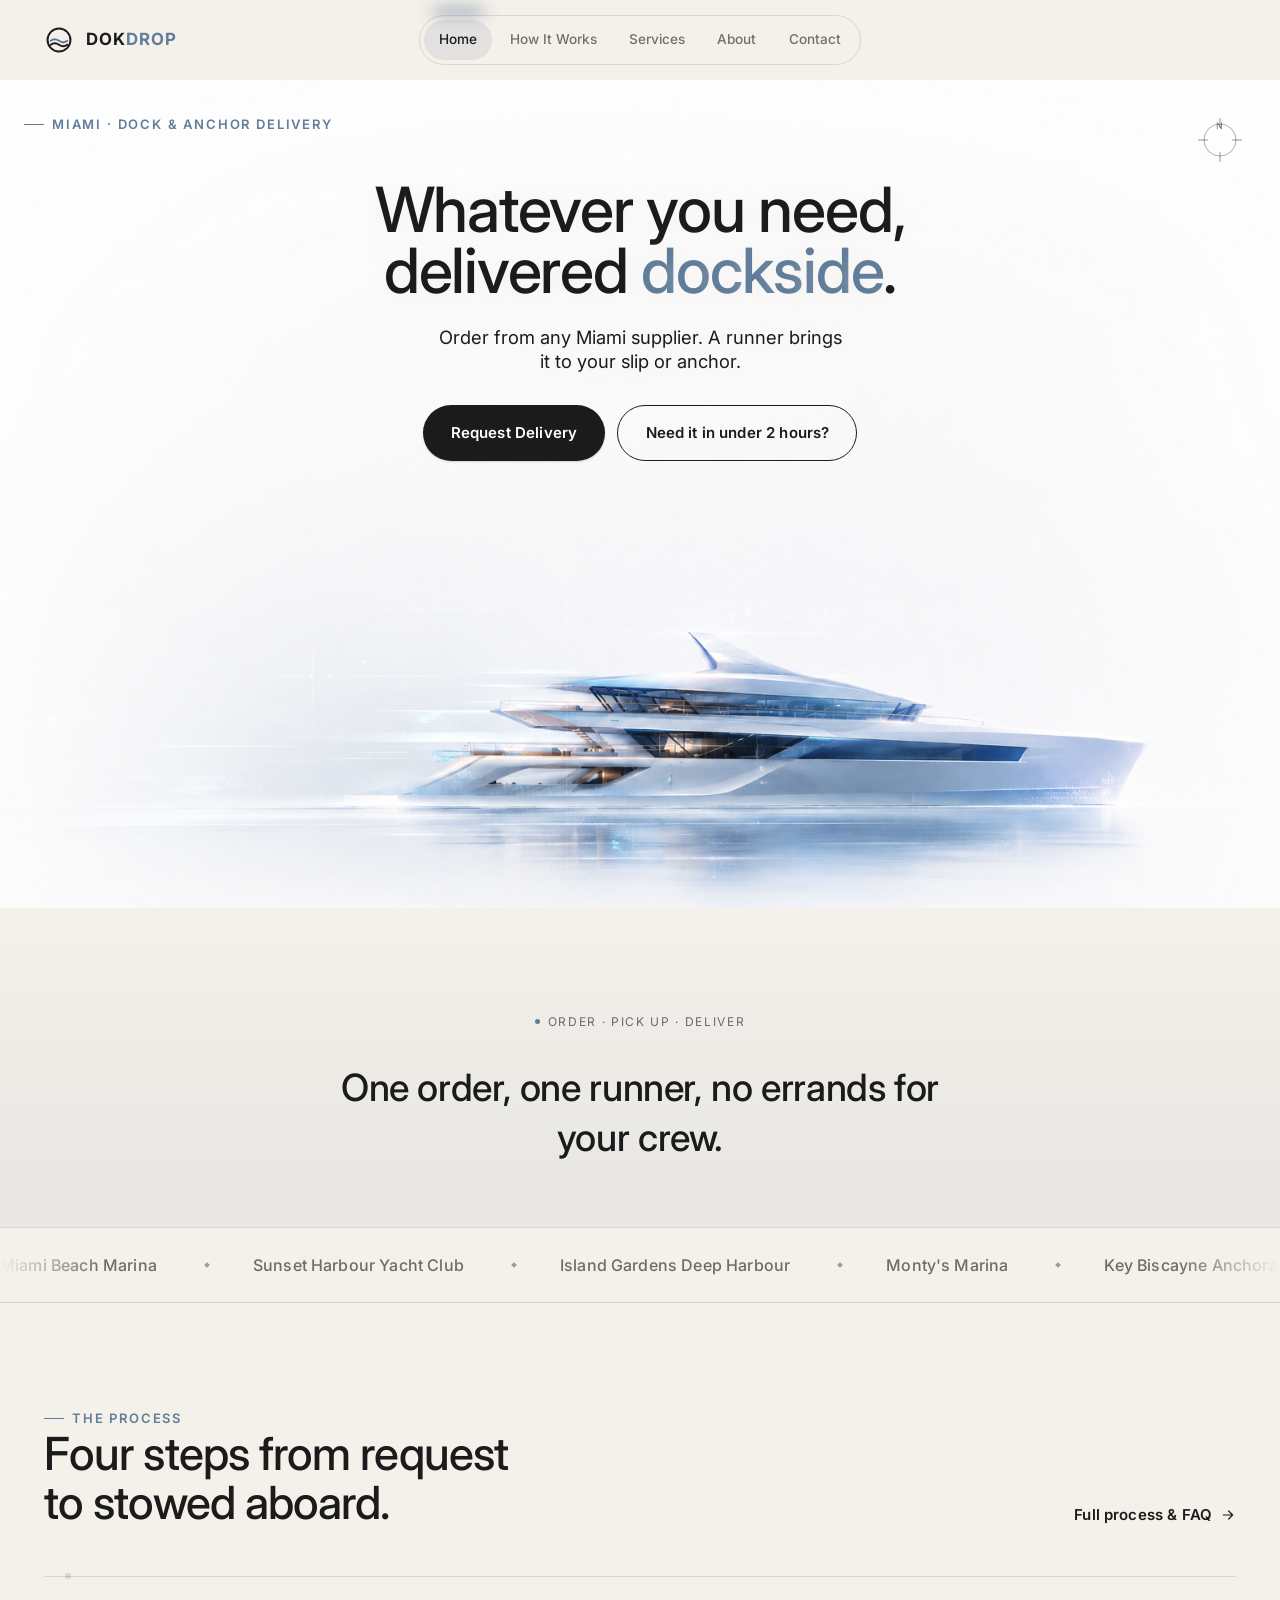
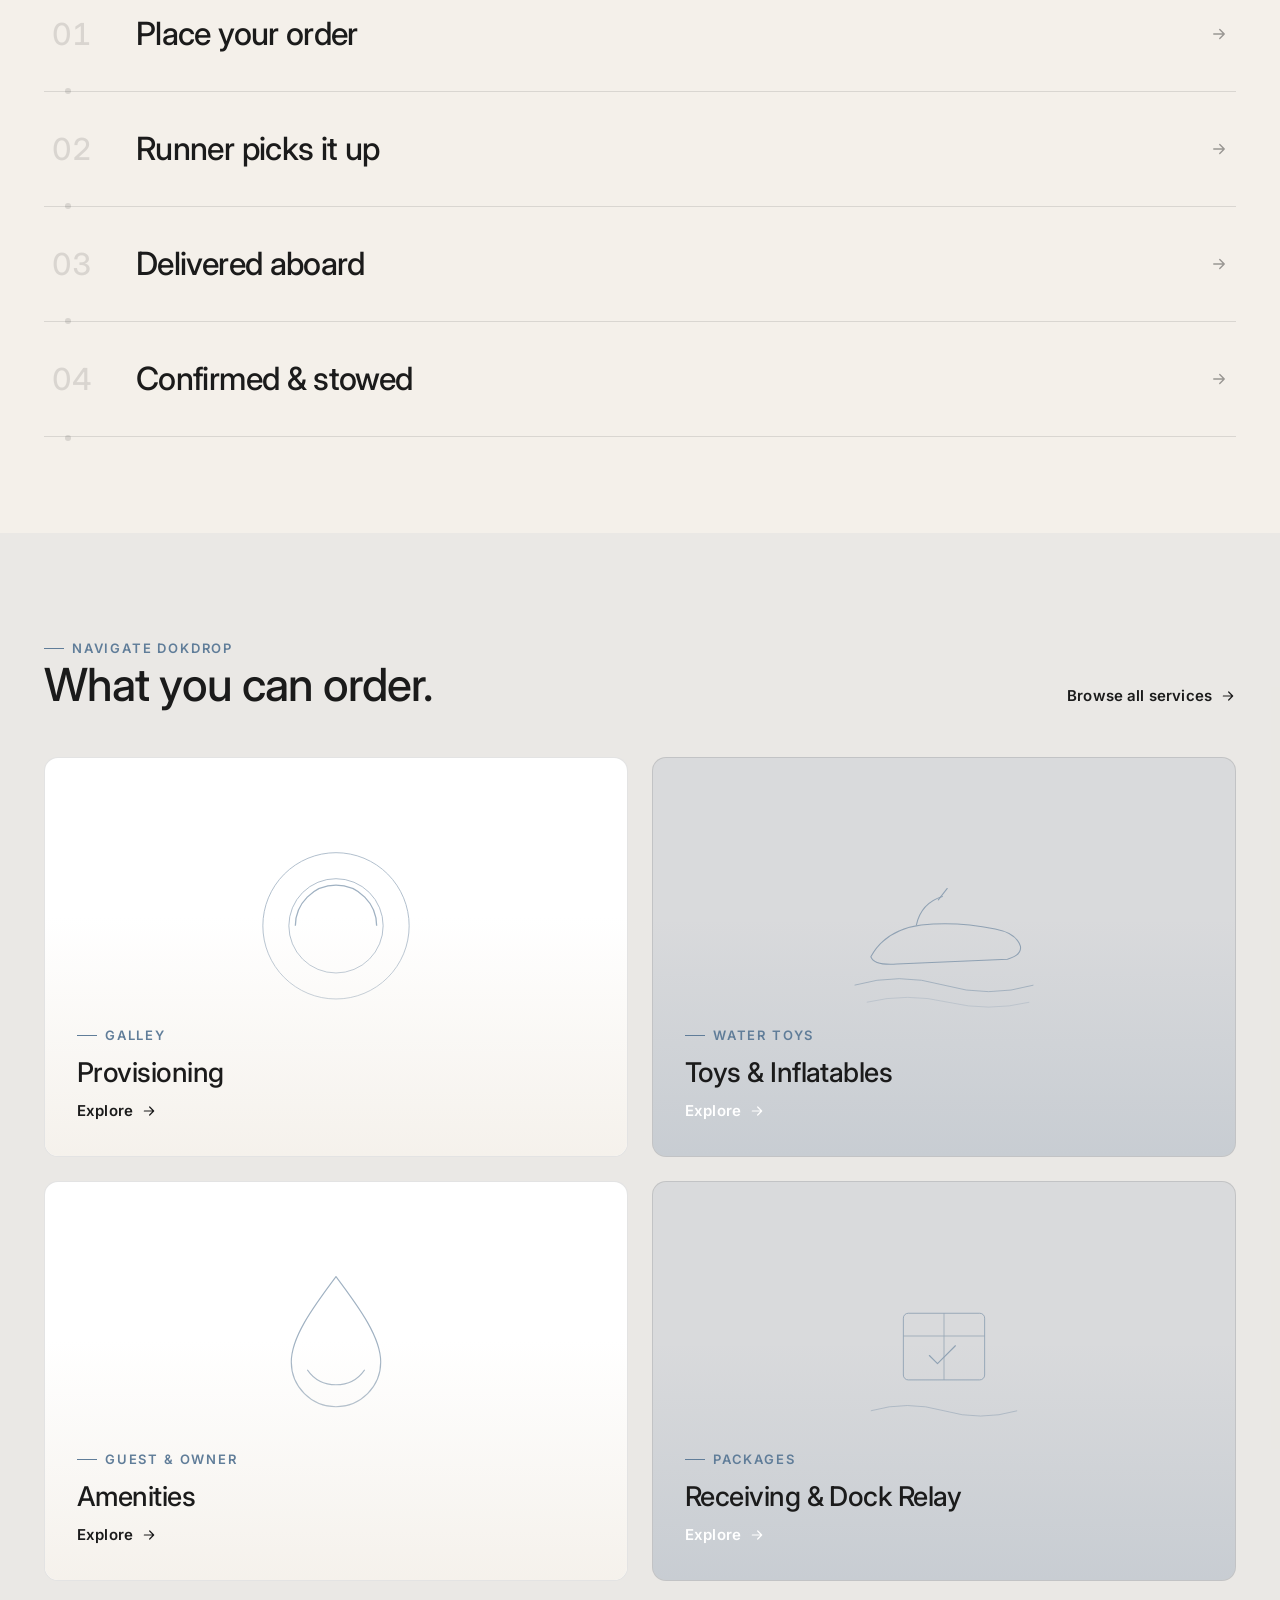
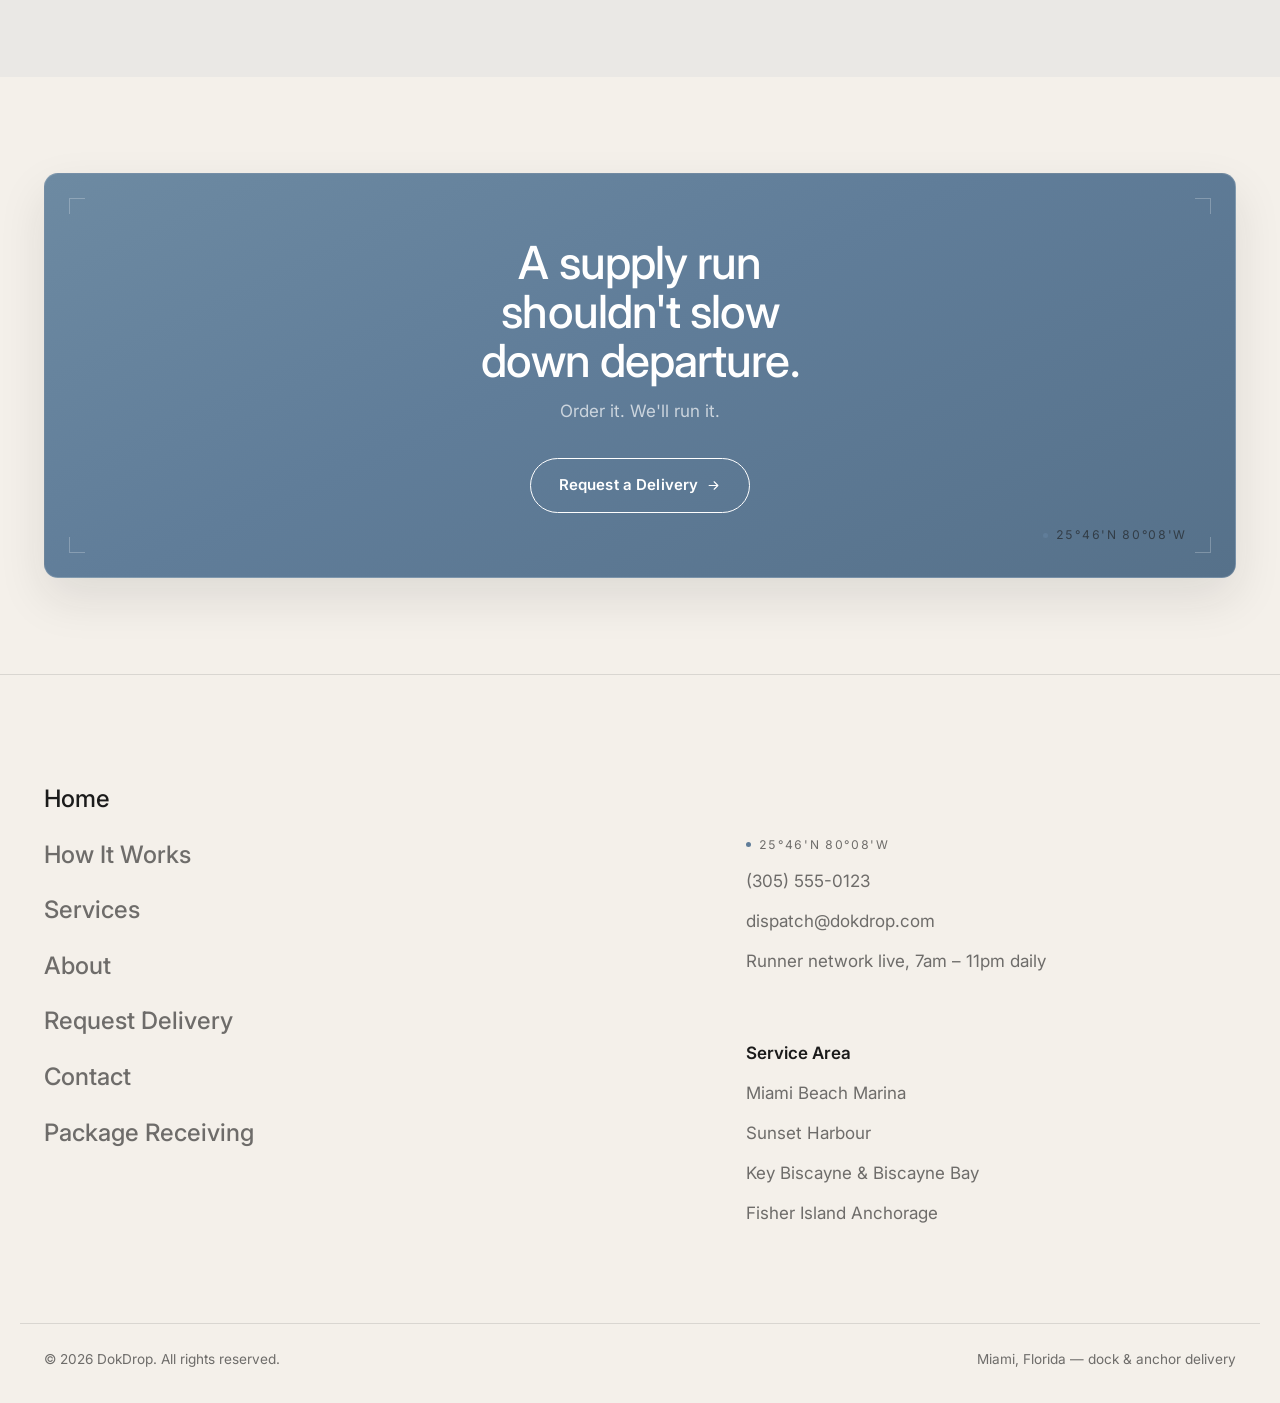
<file: index.html>
<!DOCTYPE html>
<html lang="en">
<head>
<meta charset="UTF-8">
<meta name="viewport" content="width=device-width, initial-scale=1">
<title>DokDrop — On-Demand Delivery for Yacht Crews, Miami</title>
<meta name="description" content="DokDrop connects yacht crews directly to Miami suppliers (markets, chandleries, liquor stores) and delivers straight to your slip or anchor. Order from who you trust; a runner brings it aboard.">
<link rel="icon" type="image/svg+xml" href="assets/images/favicon.svg?v=2">
<link rel="preconnect" href="https://fonts.googleapis.com">
<link rel="preconnect" href="https://fonts.gstatic.com" crossorigin>
<link rel="stylesheet" href="assets/css/styles.css">
<meta property="og:type" content="website">
<meta property="og:title" content="DokDrop — On-Demand Delivery for Yacht Crews">
<meta property="og:description" content="Order from any Miami supplier. A runner picks it up and brings it straight to your vessel, at dock or anchor.">
</head>
<body>
<a class="skip-link" href="#main">Skip to content</a>

<header class="site-header">
  <div class="container nav-row">
    <a href="index.html" class="brand" aria-label="DokDrop home">
      <svg class="brand-mark" viewBox="0 0 76 76" aria-hidden="true">
        <circle cx="38" cy="38" r="29" fill="none" stroke="var(--color-ink)" stroke-width="5"/>
        <path d="M17 40 Q 27 32, 38 40 T 59 40" fill="none" stroke="var(--slate)" stroke-width="5" stroke-linecap="round"/>
        <path d="M17 50 Q 27 42, 38 50 T 59 50" fill="none" stroke="var(--color-ink)" stroke-width="5" stroke-linecap="round"/>
      </svg>
      <span class="brand-word">Dok<em>Drop</em></span>
    </a>

    <nav class="tubelight-nav" aria-label="Primary">
      <div class="tubelight-nav-inner">
        <span class="tubelight-indicator" aria-hidden="true"><span class="tubelight-glow"></span></span>
        <a href="index.html" class="tubelight-item" aria-current="page"><span class="tubelight-icon"><svg viewBox="0 0 24 24"><path d="M4 11.5 12 4l8 7.5" stroke="currentColor" stroke-width="1.7" stroke-linecap="round" stroke-linejoin="round" fill="none"/><path d="M6 10v9a1 1 0 0 0 1 1h3v-5.5h4V20h3a1 1 0 0 0 1-1v-9" stroke="currentColor" stroke-width="1.7" stroke-linecap="round" stroke-linejoin="round" fill="none"/></svg></span><span class="tubelight-label">Home</span></a>
        <a href="how-it-works.html" class="tubelight-item"><span class="tubelight-icon"><svg viewBox="0 0 24 24"><path d="M3 15.5h18l-2.3 4.7H5.3L3 15.5Z" stroke="currentColor" stroke-width="1.6" stroke-linejoin="round" fill="none"/><path d="M8.5 15.5V5" stroke="currentColor" stroke-width="1.6" stroke-linecap="round"/><path d="M8.5 5 15 15.5H8.5Z" stroke="currentColor" stroke-width="1.6" stroke-linejoin="round" fill="none"/></svg></span><span class="tubelight-label">How It Works</span></a>
        <a href="services.html" class="tubelight-item"><span class="tubelight-icon"><svg viewBox="0 0 24 24"><path d="M6 8h12l-1 12.5H7L6 8Z" stroke="currentColor" stroke-width="1.6" stroke-linejoin="round" fill="none"/><path d="M9 8V6.3a3 3 0 0 1 6 0V8" stroke="currentColor" stroke-width="1.6" stroke-linecap="round" fill="none"/></svg></span><span class="tubelight-label">Services</span></a>
        <a href="about.html" class="tubelight-item"><span class="tubelight-icon"><svg viewBox="0 0 24 24"><circle cx="12" cy="5.7" r="1.8" stroke="currentColor" stroke-width="1.5"/><path d="M12 7.5V19" stroke="currentColor" stroke-width="1.6" stroke-linecap="round"/><path d="M7.5 10.5h9" stroke="currentColor" stroke-width="1.6" stroke-linecap="round"/><path d="M5 13.5a7 7 0 0 0 7 5.5 7 7 0 0 0 7-5.5" stroke="currentColor" stroke-width="1.6" stroke-linecap="round" fill="none"/></svg></span><span class="tubelight-label">About</span></a>
        <a href="contact.html" class="tubelight-item"><span class="tubelight-icon"><svg viewBox="0 0 24 24"><path d="M6.6 4.3h3l1.3 3.6-1.9 1.4a10.8 10.8 0 0 0 5.2 5.2l1.4-1.9 3.6 1.3v3a1.5 1.5 0 0 1-1.6 1.5A15.3 15.3 0 0 1 5.1 5.9a1.5 1.5 0 0 1 1.5-1.6Z" stroke="currentColor" stroke-width="1.6" stroke-linejoin="round" fill="none"/></svg></span><span class="tubelight-label">Contact</span></a>
      </div>
    </nav>
  </div>
</header>

<main id="main">

  <!-- HERO: photographic yacht render, centered in the frame, feathered into
       the cream background — crosshair grid, pin label, and compass rose
       carry the "tracked delivery" motif over the imagery. -->
  <section class="hero overlap-header">
    <span class="hero-grid-line hero-grid-v" aria-hidden="true"></span>
    <span class="hero-grid-line hero-grid-h" aria-hidden="true"></span>

    <div class="hero-eyebrow-corner">
      <span class="eyebrow">Miami · Dock &amp; Anchor Delivery</span>
    </div>

    <div class="hero-compass" aria-hidden="true">
      <svg viewBox="0 0 56 56">
        <circle cx="28" cy="28" r="16" fill="none" stroke="rgba(27,27,27,0.35)" stroke-width="1"/>
        <line x1="28" y1="6" x2="28" y2="16" stroke="rgba(27,27,27,0.45)" stroke-width="1"/>
        <line x1="28" y1="40" x2="28" y2="50" stroke="rgba(27,27,27,0.45)" stroke-width="1"/>
        <line x1="6" y1="28" x2="16" y2="28" stroke="rgba(27,27,27,0.45)" stroke-width="1"/>
        <line x1="40" y1="28" x2="50" y2="28" stroke="rgba(27,27,27,0.45)" stroke-width="1"/>
        <text x="28" y="17" text-anchor="middle" font-size="9" letter-spacing="1" fill="rgba(27,27,27,0.6)">N</text>
      </svg>
    </div>

    <div class="container hero-copy">
      <h1 class="h1-cinematic reveal-cinematic">Whatever you need, delivered <em class="wave-text" aria-label="dockside"><span aria-hidden="true">d</span><span aria-hidden="true">o</span><span aria-hidden="true">c</span><span aria-hidden="true">k</span><span aria-hidden="true">s</span><span aria-hidden="true">i</span><span aria-hidden="true">d</span><span aria-hidden="true">e</span></em>.</h1>
      <p class="lede reveal-cinematic" style="max-width:34ch;">Order from any Miami supplier. A runner brings it to your slip or anchor.</p>
      <div class="reveal-cinematic hero-cta-row" style="margin-top:var(--sp-6);">
        <a href="request.html" class="btn btn-primary btn-shiny"><span class="btn-shiny-label">Request Delivery</span></a>
        <a href="request.html?urgency=rush" class="btn btn-outline">Need it in under 2 hours?</a>
      </div>
    </div>

    <div class="hero-visual" aria-hidden="true">
      <div class="hero-yacht-photo"></div>
    </div>
  </section>

  <!-- THREE-ACT BRAND STORY -->
  <section class="fb fb-tight" style="background:linear-gradient(180deg, var(--cream), var(--color-bg-alt) 260px);">
    <div class="container" style="text-align:center;">
      <p class="coord" style="justify-content:center; margin-bottom:var(--sp-6);">ORDER · PICK UP · DELIVER</p>
      <p class="statement center reveal-cinematic">One order, one runner, no errands for your crew.</p>
    </div>
  </section>

  <!-- TRUST MARQUEE -->
  <div class="trust-bar">
    <div class="marquee-mask">
      <div class="marquee-track" aria-hidden="true">
        <span>Miami Beach Marina</span>
        <span>Sunset Harbour Yacht Club</span>
        <span>Island Gardens Deep Harbour</span>
        <span>Monty's Marina</span>
        <span>Key Biscayne Anchorage</span>
        <span>Fisher Island Marina</span>
        <span>Grove Harbour Marina</span>
        <span>Miami Beach Marina</span>
        <span>Sunset Harbour Yacht Club</span>
        <span>Island Gardens Deep Harbour</span>
        <span>Monty's Marina</span>
        <span>Key Biscayne Anchorage</span>
        <span>Fisher Island Marina</span>
        <span>Grove Harbour Marina</span>
      </div>
    </div>
    <p class="visually-hidden">Trusted by crews at Miami Beach Marina, Sunset Harbour Yacht Club, Island Gardens Deep Harbour, Monty's Marina, Key Biscayne Anchorage, Fisher Island Marina, and Grove Harbour Marina.</p>
  </div>

  <!-- HOW IT WORKS — INDEX ROWS -->
  <section class="section">
    <div class="container">
      <div class="header-row reveal">
        <div>
          <span class="eyebrow">The Process</span>
          <h2>Four steps from request<br>to stowed aboard.</h2>
        </div>
        <a href="how-it-works.html" class="arrow-link">Full process &amp; FAQ<svg viewBox="0 0 24 24" fill="none"><path d="M5 12h14m0 0l-6-6m6 6l-6 6" stroke="currentColor" stroke-width="1.8" stroke-linecap="round" stroke-linejoin="round"/></svg></a>
      </div>

      <div class="index-rows">
        <a href="how-it-works.html" class="index-row reveal-cinematic">
          <span class="index-num">01</span>
          <h3>Place your order</h3>
          <span class="index-row-arrow" aria-hidden="true"><svg viewBox="0 0 24 24" fill="none"><path d="M5 12h14m0 0l-6-6m6 6l-6 6" stroke="currentColor" stroke-width="1.8" stroke-linecap="round" stroke-linejoin="round"/></svg></span>
        </a>
        <a href="how-it-works.html" class="index-row reveal-cinematic" style="transition-delay:80ms;">
          <span class="index-num">02</span>
          <h3>Runner picks it up</h3>
          <span class="index-row-arrow" aria-hidden="true"><svg viewBox="0 0 24 24" fill="none"><path d="M5 12h14m0 0l-6-6m6 6l-6 6" stroke="currentColor" stroke-width="1.8" stroke-linecap="round" stroke-linejoin="round"/></svg></span>
        </a>
        <a href="how-it-works.html" class="index-row reveal-cinematic" style="transition-delay:160ms;">
          <span class="index-num">03</span>
          <h3>Delivered aboard</h3>
          <span class="index-row-arrow" aria-hidden="true"><svg viewBox="0 0 24 24" fill="none"><path d="M5 12h14m0 0l-6-6m6 6l-6 6" stroke="currentColor" stroke-width="1.8" stroke-linecap="round" stroke-linejoin="round"/></svg></span>
        </a>
        <a href="how-it-works.html" class="index-row reveal-cinematic" style="transition-delay:240ms;">
          <span class="index-num">04</span>
          <h3>Confirmed &amp; stowed</h3>
          <span class="index-row-arrow" aria-hidden="true"><svg viewBox="0 0 24 24" fill="none"><path d="M5 12h14m0 0l-6-6m6 6l-6 6" stroke="currentColor" stroke-width="1.8" stroke-linecap="round" stroke-linejoin="round"/></svg></span>
        </a>
      </div>
    </div>
  </section>

  <!-- NAVIGATE YOUR JOURNEY -->
  <section class="section" style="background:var(--color-bg-alt);">
    <div class="container">
      <div class="header-row reveal">
        <div>
          <span class="eyebrow">Navigate DokDrop</span>
          <h2>What you can order.</h2>
        </div>
        <a href="services.html" class="arrow-link">Browse all services<svg viewBox="0 0 24 24" fill="none"><path d="M5 12h14m0 0l-6-6m6 6l-6 6" stroke="currentColor" stroke-width="1.8" stroke-linecap="round" stroke-linejoin="round"/></svg></a>
      </div>

      <div class="tile-grid tile-grid-2 reveal reveal-stagger">
        <a href="services.html#galley" class="tile-card">
          <span class="tile-art" aria-hidden="true">
            <svg viewBox="0 0 300 300" fill="none">
              <circle cx="150" cy="140" r="90" stroke="#607D99" stroke-width="1"/>
              <circle cx="150" cy="140" r="58" stroke="#607D99" stroke-width="1"/>
              <path d="M100 140a50 50 0 01100 0" stroke="#607D99" stroke-width="1.6"/>
            </svg>
          </span>
          <span class="tile-body">
            <span class="eyebrow">Galley</span>
            <h3>Provisioning</h3>
            <span class="arrow-link">Explore<svg viewBox="0 0 24 24" fill="none"><path d="M5 12h14m0 0l-6-6m6 6l-6 6" stroke="currentColor" stroke-width="1.8" stroke-linecap="round" stroke-linejoin="round"/></svg></span>
          </span>
        </a>

        <a href="services.html#watertoys" class="tile-card dark">
          <span class="tile-art" aria-hidden="true">
            <svg viewBox="0 0 300 300" fill="none">
              <path d="M60 178 Q78 145 122 139 Q165 134 213 144 Q239 149 244 165 Q246 176 228 181 L92 187 Q64 189 60 178 Z" stroke="#607D99" stroke-width="1.3" fill="none"/>
              <path d="M116 139 Q122 112 148 104" stroke="#607D99" stroke-width="1.3" fill="none" stroke-linecap="round"/>
              <line x1="143" y1="108" x2="154" y2="94" stroke="#607D99" stroke-width="1.3" stroke-linecap="round"/>
              <path d="M40 213 Q95 197 150 213 T260 213" stroke="rgba(96,125,153,0.7)" stroke-width="1.2" fill="none"/>
              <path d="M55 234 Q105 222 155 234 T255 234" stroke="rgba(96,125,153,0.4)" stroke-width="1" fill="none"/>
            </svg>
          </span>
          <span class="tile-body">
            <span class="eyebrow">Water Toys</span>
            <h3>Toys &amp; Inflatables</h3>
            <span class="arrow-link">Explore<svg viewBox="0 0 24 24" fill="none"><path d="M5 12h14m0 0l-6-6m6 6l-6 6" stroke="currentColor" stroke-width="1.8" stroke-linecap="round" stroke-linejoin="round"/></svg></span>
          </span>
        </a>

        <a href="services.html#amenities" class="tile-card">
          <span class="tile-art" aria-hidden="true">
            <svg viewBox="0 0 300 300" fill="none">
              <path d="M150 50c-30 40-55 75-55 105a55 55 0 00110 0c0-30-25-65-55-105Z" stroke="#607D99" stroke-width="1.4"/>
              <path d="M115 165c9 13 20 18 35 18s26-5 35-18" stroke="#607D99" stroke-width="1.3" stroke-linecap="round"/>
            </svg>
          </span>
          <span class="tile-body">
            <span class="eyebrow">Guest &amp; Owner</span>
            <h3>Amenities</h3>
            <span class="arrow-link">Explore<svg viewBox="0 0 24 24" fill="none"><path d="M5 12h14m0 0l-6-6m6 6l-6 6" stroke="currentColor" stroke-width="1.8" stroke-linecap="round" stroke-linejoin="round"/></svg></span>
          </span>
        </a>

        <a href="package-receiving.html" class="tile-card dark">
          <span class="tile-art" aria-hidden="true">
            <svg viewBox="0 0 300 300" fill="none">
              <rect x="100" y="95" width="100" height="82" rx="6" stroke="#607D99" stroke-width="1.1"/>
              <line x1="150" y1="95" x2="150" y2="177" stroke="#607D99" stroke-width="0.9"/>
              <line x1="100" y1="123" x2="200" y2="123" stroke="#607D99" stroke-width="0.9"/>
              <path d="M132 147l10 10 22-22" stroke="#607D99" stroke-width="1.4" stroke-linecap="round" stroke-linejoin="round"/>
              <path d="M60 215 Q 105 202 150 215 T 240 215" stroke="rgba(96,125,153,0.6)" stroke-width="1.1" fill="none"/>
            </svg>
          </span>
          <span class="tile-body">
            <span class="eyebrow">Packages</span>
            <h3>Receiving &amp; Dock Relay</h3>
            <span class="arrow-link">Explore<svg viewBox="0 0 24 24" fill="none"><path d="M5 12h14m0 0l-6-6m6 6l-6 6" stroke="currentColor" stroke-width="1.8" stroke-linecap="round" stroke-linejoin="round"/></svg></span>
          </span>
        </a>
      </div>
    </div>
  </section>

  <!-- CTA -->
  <section class="section">
    <div class="container">
      <div class="cta-band reveal">
        <span class="cta-band-tick cta-band-tick-tl" aria-hidden="true"></span>
        <span class="cta-band-tick cta-band-tick-tr" aria-hidden="true"></span>
        <span class="cta-band-tick cta-band-tick-bl" aria-hidden="true"></span>
        <span class="cta-band-tick cta-band-tick-br" aria-hidden="true"></span>
        <span class="coord cta-band-coord" aria-hidden="true">25°46'N 80°08'W</span>
        <div class="cta-band-content">
          <h2 class="reveal-cinematic">A supply run shouldn't slow down departure.</h2>
          <p class="reveal-cinematic" style="transition-delay:120ms;">Order it. We'll run it.</p>
          <a href="request.html" class="btn btn-outline cta-band-btn btn-shiny reveal-cinematic" style="transition-delay:220ms;">
            <span class="btn-shiny-label">Request a Delivery</span>
            <svg viewBox="0 0 24 24" fill="none" aria-hidden="true"><path d="M5 12h14m0 0l-6-6m6 6l-6 6" stroke="currentColor" stroke-width="1.8" stroke-linecap="round" stroke-linejoin="round"/></svg>
          </a>
        </div>
      </div>
    </div>
  </section>

</main>

<footer class="mega-footer">
  <div class="container mega-footer-grid">
    <nav class="mega-footer-nav" aria-label="Footer">
      <a href="index.html" aria-current="page">Home</a>
      <a href="how-it-works.html">How It Works<sup class="rn">I</sup></a>
      <a href="services.html">Services<sup class="rn">II</sup></a>
      <a href="about.html">About<sup class="rn">III</sup></a>
      <a href="request.html">Request Delivery<sup class="rn">IV</sup></a>
      <a href="contact.html">Contact<sup class="rn">V</sup></a>
      <a href="package-receiving.html">Package Receiving<sup class="rn">VI</sup></a>
    </nav>
    <div>
      <div class="mega-footer-meta">
        <span class="coord">25°46'N 80°08'W</span>
        <a href="tel:+13055550123">(305) 555-0123</a>
        <a href="mailto:dispatch@dokdrop.com">dispatch@dokdrop.com</a>
        <span>Runner network live, 7am – 11pm daily</span>
      </div>
      <div class="mega-footer-meta">
        <span style="color:var(--color-ink); font-weight:600;">Service Area</span>
        <a href="delivery-miami-beach-marina.html">Miami Beach Marina</a>
        <a href="delivery-sunset-harbour.html">Sunset Harbour</a>
        <a href="delivery-key-biscayne-anchorage.html">Key Biscayne &amp; Biscayne Bay</a>
        <a href="delivery-fisher-island.html">Fisher Island Anchorage</a>
      </div>
    </div>
  </div>
  <div class="container mega-footer-bottom">
    <span>© 2026 DokDrop. All rights reserved.</span>
    <span>Miami, Florida — dock &amp; anchor delivery</span>
  </div>
</footer>

<button class="scroll-compass" id="scroll-compass" aria-label="Scroll progress — return to top">
  <svg viewBox="0 0 56 56">
    <g class="compass-pointer" id="compass-pointer">
      <path d="M28 16 L34 32 L28 28 L22 32 Z" fill="var(--slate)"/>
    </g>
  </svg>
</button>

<script src="assets/js/main.js"></script>
</body>
</html>
</file>
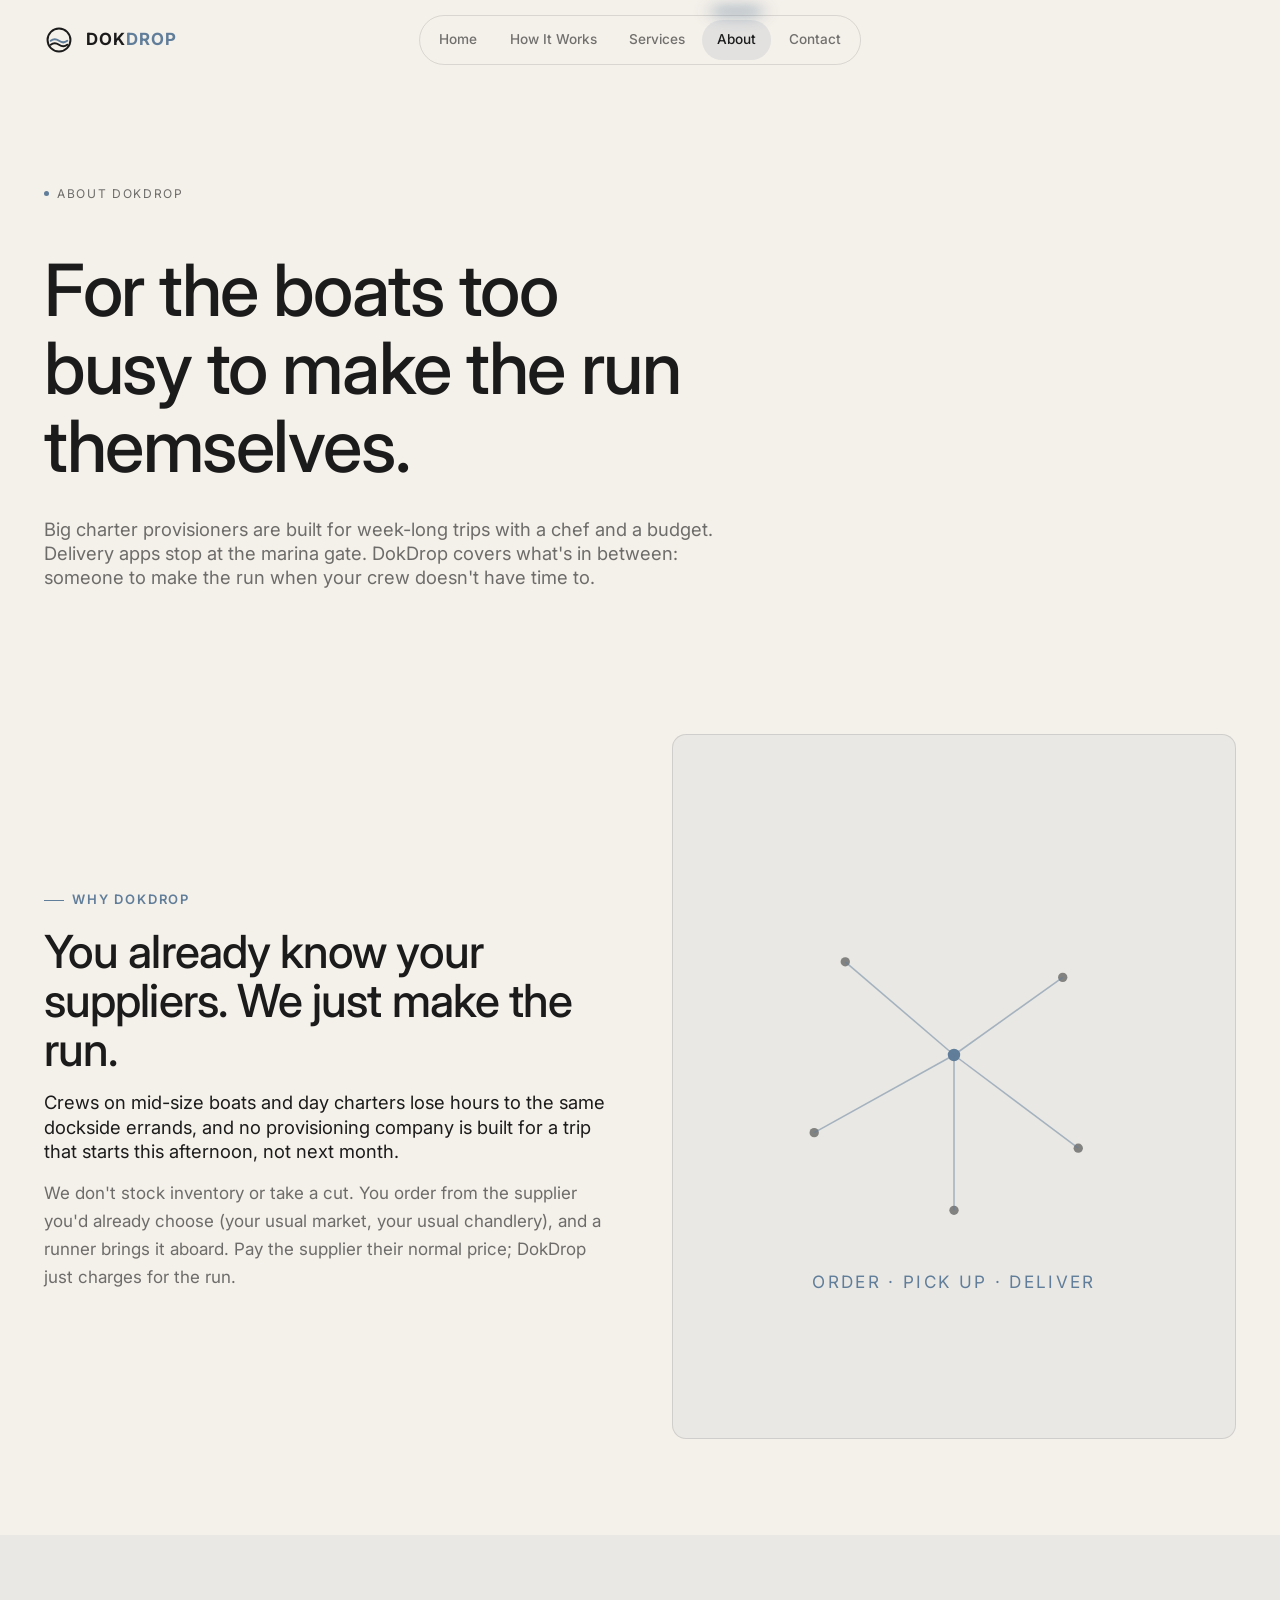
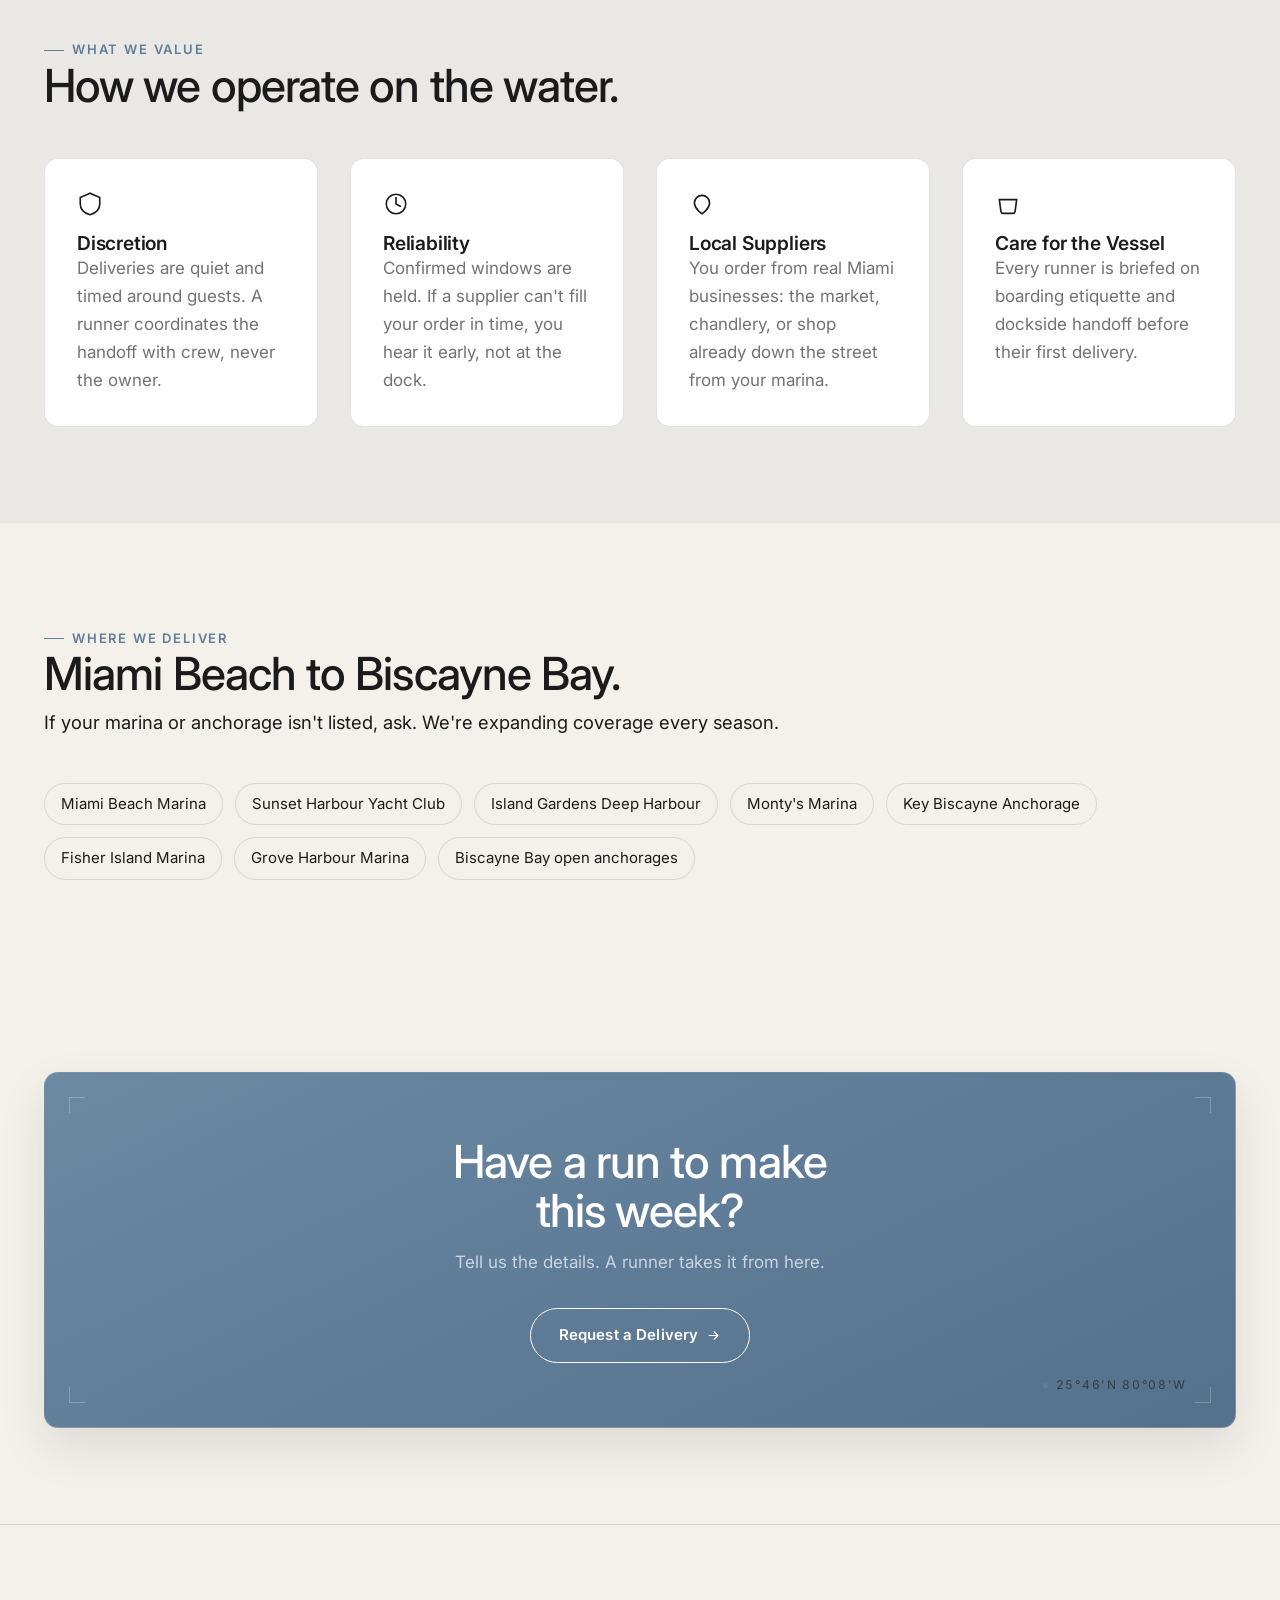
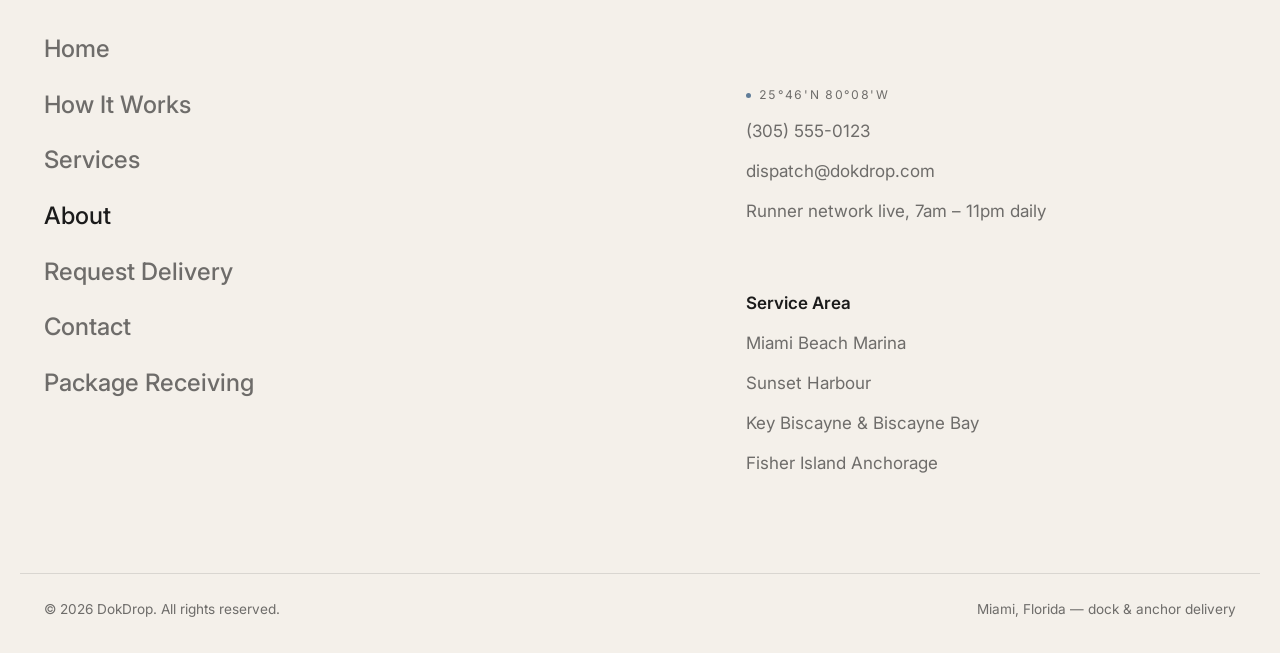
<file: about.html>
<!DOCTYPE html>
<html lang="en">
<head>
<meta charset="UTF-8">
<meta name="viewport" content="width=device-width, initial-scale=1">
<title>About — DokDrop</title>
<meta name="description" content="DokDrop is the delivery layer between Miami suppliers and yacht crews, connecting you to the market, chandlery, or shop you already trust, and running it to the boat.">
<link rel="icon" type="image/svg+xml" href="assets/images/favicon.svg?v=2">
<link rel="preconnect" href="https://fonts.googleapis.com">
<link rel="preconnect" href="https://fonts.gstatic.com" crossorigin>
<link rel="stylesheet" href="assets/css/styles.css">
</head>
<body>
<a class="skip-link" href="#main">Skip to content</a>

<header class="site-header">
  <div class="container nav-row">
    <a href="index.html" class="brand" aria-label="DokDrop home">
      <svg class="brand-mark" viewBox="0 0 76 76" aria-hidden="true">
        <circle cx="38" cy="38" r="29" fill="none" stroke="var(--color-ink)" stroke-width="5"/>
        <path d="M17 40 Q 27 32, 38 40 T 59 40" fill="none" stroke="var(--slate)" stroke-width="5" stroke-linecap="round"/>
        <path d="M17 50 Q 27 42, 38 50 T 59 50" fill="none" stroke="var(--color-ink)" stroke-width="5" stroke-linecap="round"/>
      </svg>
      <span class="brand-word">Dok<em>Drop</em></span>
    </a>

    <nav class="tubelight-nav" aria-label="Primary">
      <div class="tubelight-nav-inner">
        <span class="tubelight-indicator" aria-hidden="true"><span class="tubelight-glow"></span></span>
        <a href="index.html" class="tubelight-item"><span class="tubelight-icon"><svg viewBox="0 0 24 24"><path d="M4 11.5 12 4l8 7.5" stroke="currentColor" stroke-width="1.7" stroke-linecap="round" stroke-linejoin="round" fill="none"/><path d="M6 10v9a1 1 0 0 0 1 1h3v-5.5h4V20h3a1 1 0 0 0 1-1v-9" stroke="currentColor" stroke-width="1.7" stroke-linecap="round" stroke-linejoin="round" fill="none"/></svg></span><span class="tubelight-label">Home</span></a>
        <a href="how-it-works.html" class="tubelight-item"><span class="tubelight-icon"><svg viewBox="0 0 24 24"><path d="M3 15.5h18l-2.3 4.7H5.3L3 15.5Z" stroke="currentColor" stroke-width="1.6" stroke-linejoin="round" fill="none"/><path d="M8.5 15.5V5" stroke="currentColor" stroke-width="1.6" stroke-linecap="round"/><path d="M8.5 5 15 15.5H8.5Z" stroke="currentColor" stroke-width="1.6" stroke-linejoin="round" fill="none"/></svg></span><span class="tubelight-label">How It Works</span></a>
        <a href="services.html" class="tubelight-item"><span class="tubelight-icon"><svg viewBox="0 0 24 24"><path d="M6 8h12l-1 12.5H7L6 8Z" stroke="currentColor" stroke-width="1.6" stroke-linejoin="round" fill="none"/><path d="M9 8V6.3a3 3 0 0 1 6 0V8" stroke="currentColor" stroke-width="1.6" stroke-linecap="round" fill="none"/></svg></span><span class="tubelight-label">Services</span></a>
        <a href="about.html" class="tubelight-item" aria-current="page"><span class="tubelight-icon"><svg viewBox="0 0 24 24"><circle cx="12" cy="5.7" r="1.8" stroke="currentColor" stroke-width="1.5"/><path d="M12 7.5V19" stroke="currentColor" stroke-width="1.6" stroke-linecap="round"/><path d="M7.5 10.5h9" stroke="currentColor" stroke-width="1.6" stroke-linecap="round"/><path d="M5 13.5a7 7 0 0 0 7 5.5 7 7 0 0 0 7-5.5" stroke="currentColor" stroke-width="1.6" stroke-linecap="round" fill="none"/></svg></span><span class="tubelight-label">About</span></a>
        <a href="contact.html" class="tubelight-item"><span class="tubelight-icon"><svg viewBox="0 0 24 24"><path d="M6.6 4.3h3l1.3 3.6-1.9 1.4a10.8 10.8 0 0 0 5.2 5.2l1.4-1.9 3.6 1.3v3a1.5 1.5 0 0 1-1.6 1.5A15.3 15.3 0 0 1 5.1 5.9a1.5 1.5 0 0 1 1.5-1.6Z" stroke="currentColor" stroke-width="1.6" stroke-linejoin="round" fill="none"/></svg></span><span class="tubelight-label">Contact</span></a>
      </div>
    </nav>
  </div>
</header>

<main id="main">

  <section class="page-header overlap-header">
    <div class="container">
      <p class="coord" style="margin-bottom:var(--sp-6);">ABOUT DOKDROP</p>
      <h1 class="reveal-cinematic" style="max-width:15ch;">For the boats too busy to make the run themselves.</h1>
      <p class="lede reveal-cinematic" style="max-width:56ch; margin-top:var(--sp-6);">Big charter provisioners are built for week-long trips with a chef and a budget. Delivery apps stop at the marina gate. DokDrop covers what's in between: someone to make the run when your crew doesn't have time to.</p>
    </div>
  </section>

  <section class="section">
    <div class="container">
      <div class="two-col reveal">
        <div>
          <span class="eyebrow">Why DokDrop</span>
          <h2 style="margin-top:var(--sp-4);">You already know your suppliers. We just make the run.</h2>
          <p class="lede" style="margin-top:var(--sp-4);">Crews on mid-size boats and day charters lose hours to the same dockside errands, and no provisioning company is built for a trip that starts this afternoon, not next month.</p>
          <p style="margin-top:var(--sp-4);">We don't stock inventory or take a cut. You order from the supplier you'd already choose (your usual market, your usual chandlery), and a runner brings it aboard. Pay the supplier their normal price; DokDrop just charges for the run.</p>
        </div>
        <div class="illustration-panel dark reveal" aria-hidden="true">
          <svg viewBox="0 0 300 340" fill="none">
            <circle cx="150" cy="150" r="4" fill="#607D99"/>
            <circle cx="80" cy="90" r="3" fill="rgba(27,27,27,0.5)"/>
            <circle cx="220" cy="100" r="3" fill="rgba(27,27,27,0.5)"/>
            <circle cx="60" cy="200" r="3" fill="rgba(27,27,27,0.5)"/>
            <circle cx="230" cy="210" r="3" fill="rgba(27,27,27,0.5)"/>
            <circle cx="150" cy="250" r="3" fill="rgba(27,27,27,0.5)"/>
            <line x1="150" y1="150" x2="80" y2="90" stroke="rgba(96,125,153,0.5)" stroke-width="1"/>
            <line x1="150" y1="150" x2="220" y2="100" stroke="rgba(96,125,153,0.5)" stroke-width="1"/>
            <line x1="150" y1="150" x2="60" y2="200" stroke="rgba(96,125,153,0.5)" stroke-width="1"/>
            <line x1="150" y1="150" x2="230" y2="210" stroke="rgba(96,125,153,0.5)" stroke-width="1"/>
            <line x1="150" y1="150" x2="150" y2="250" stroke="rgba(96,125,153,0.5)" stroke-width="1"/>
            <text x="150" y="300" text-anchor="middle" fill="#607D99" font-size="11" letter-spacing="1.5" font-family="Inter">ORDER · PICK UP · DELIVER</text>
          </svg>
        </div>
      </div>
    </div>
  </section>

  <section class="section" style="background:var(--color-bg-alt);">
    <div class="container">
      <div class="header-row reveal">
        <div>
          <span class="eyebrow">What We Value</span>
          <h2>How we operate on the water.</h2>
        </div>
      </div>
      <div class="grid grid-4 reveal reveal-stagger">
        <div class="card">
          <div class="icon-badge" style="margin-bottom:var(--sp-4);"><svg viewBox="0 0 24 24" fill="none" width="26" height="26"><path d="M12 2 3 6v6c0 5 4 8.5 9 10 5-1.5 9-5 9-10V6l-9-4Z" stroke="currentColor" stroke-width="1.5"/></svg></div>
          <h4>Discretion</h4>
          <p>Deliveries are quiet and timed around guests. A runner coordinates the handoff with crew, never the owner.</p>
        </div>
        <div class="card">
          <div class="icon-badge" style="margin-bottom:var(--sp-4);"><svg viewBox="0 0 24 24" fill="none" width="26" height="26"><path d="M12 6v6l4 2" stroke="currentColor" stroke-width="1.5" stroke-linecap="round"/><circle cx="12" cy="12" r="9" stroke="currentColor" stroke-width="1.5"/></svg></div>
          <h4>Reliability</h4>
          <p>Confirmed windows are held. If a supplier can't fill your order in time, you hear it early, not at the dock.</p>
        </div>
        <div class="card">
          <div class="icon-badge" style="margin-bottom:var(--sp-4);"><svg viewBox="0 0 24 24" fill="none" width="26" height="26"><path d="M12 21s-7-4.5-7-10a7 7 0 0114 0c0 5.5-7 10-7 10Z" stroke="currentColor" stroke-width="1.5"/></svg></div>
          <h4>Local Suppliers</h4>
          <p>You order from real Miami businesses: the market, chandlery, or shop already down the street from your marina.</p>
        </div>
        <div class="card">
          <div class="icon-badge" style="margin-bottom:var(--sp-4);"><svg viewBox="0 0 24 24" fill="none" width="26" height="26"><path d="M4 8h16l-1.5 11a2 2 0 01-2 1.7H7.5a2 2 0 01-2-1.7L4 8Z" stroke="currentColor" stroke-width="1.5"/></svg></div>
          <h4>Care for the Vessel</h4>
          <p>Every runner is briefed on boarding etiquette and dockside handoff before their first delivery.</p>
        </div>
      </div>
    </div>
  </section>

  <section class="section">
    <div class="container">
      <div class="header-row reveal">
        <div>
          <span class="eyebrow">Where We Deliver</span>
          <h2>Miami Beach to Biscayne Bay.</h2>
          <p class="lede" style="margin-top:var(--sp-3);">If your marina or anchorage isn't listed, ask. We're expanding coverage every season.</p>
        </div>
      </div>
      <div class="icon-scatter reveal">
        <span class="chip">Miami Beach Marina</span>
        <span class="chip">Sunset Harbour Yacht Club</span>
        <span class="chip">Island Gardens Deep Harbour</span>
        <span class="chip">Monty's Marina</span>
        <span class="chip">Key Biscayne Anchorage</span>
        <span class="chip">Fisher Island Marina</span>
        <span class="chip">Grove Harbour Marina</span>
        <span class="chip">Biscayne Bay open anchorages</span>
      </div>
    </div>
  </section>

  <section class="section">
    <div class="container">
      <div class="cta-band reveal">
        <span class="cta-band-tick cta-band-tick-tl" aria-hidden="true"></span>
        <span class="cta-band-tick cta-band-tick-tr" aria-hidden="true"></span>
        <span class="cta-band-tick cta-band-tick-bl" aria-hidden="true"></span>
        <span class="cta-band-tick cta-band-tick-br" aria-hidden="true"></span>
        <span class="coord cta-band-coord" aria-hidden="true">25°46'N 80°08'W</span>
        <div class="cta-band-content">
          <h2 class="reveal-cinematic">Have a run to make this week?</h2>
          <p class="reveal-cinematic" style="transition-delay:120ms;">Tell us the details. A runner takes it from here.</p>
          <a href="request.html" class="btn btn-outline cta-band-btn btn-shiny reveal-cinematic" style="transition-delay:220ms;">
            <span class="btn-shiny-label">Request a Delivery</span>
            <svg viewBox="0 0 24 24" fill="none" aria-hidden="true"><path d="M5 12h14m0 0l-6-6m6 6l-6 6" stroke="currentColor" stroke-width="1.8" stroke-linecap="round" stroke-linejoin="round"/></svg>
          </a>
        </div>
      </div>
    </div>
  </section>

</main>

<footer class="mega-footer">
  <div class="container mega-footer-grid">
    <nav class="mega-footer-nav" aria-label="Footer">
      <a href="index.html">Home</a>
      <a href="how-it-works.html">How It Works<sup class="rn">I</sup></a>
      <a href="services.html">Services<sup class="rn">II</sup></a>
      <a href="about.html" aria-current="page">About<sup class="rn">III</sup></a>
      <a href="request.html">Request Delivery<sup class="rn">IV</sup></a>
      <a href="contact.html">Contact<sup class="rn">V</sup></a>
      <a href="package-receiving.html">Package Receiving<sup class="rn">VI</sup></a>
    </nav>
    <div>
      <div class="mega-footer-meta">
        <span class="coord">25°46'N 80°08'W</span>
        <a href="tel:+13055550123">(305) 555-0123</a>
        <a href="mailto:dispatch@dokdrop.com">dispatch@dokdrop.com</a>
        <span>Runner network live, 7am – 11pm daily</span>
      </div>
      <div class="mega-footer-meta">
        <span style="color:var(--color-ink); font-weight:600;">Service Area</span>
        <a href="delivery-miami-beach-marina.html">Miami Beach Marina</a>
        <a href="delivery-sunset-harbour.html">Sunset Harbour</a>
        <a href="delivery-key-biscayne-anchorage.html">Key Biscayne &amp; Biscayne Bay</a>
        <a href="delivery-fisher-island.html">Fisher Island Anchorage</a>
      </div>
    </div>
  </div>
  <div class="container mega-footer-bottom">
    <span>© 2026 DokDrop. All rights reserved.</span>
    <span>Miami, Florida — dock &amp; anchor delivery</span>
  </div>
</footer>

<button class="scroll-compass" id="scroll-compass" aria-label="Scroll progress — return to top">
  <svg viewBox="0 0 56 56">
    <g class="compass-pointer" id="compass-pointer">
      <path d="M28 16 L34 32 L28 28 L22 32 Z" fill="var(--slate)"/>
    </g>
  </svg>
</button>

<script src="assets/js/main.js"></script>
</body>
</html>
</file>
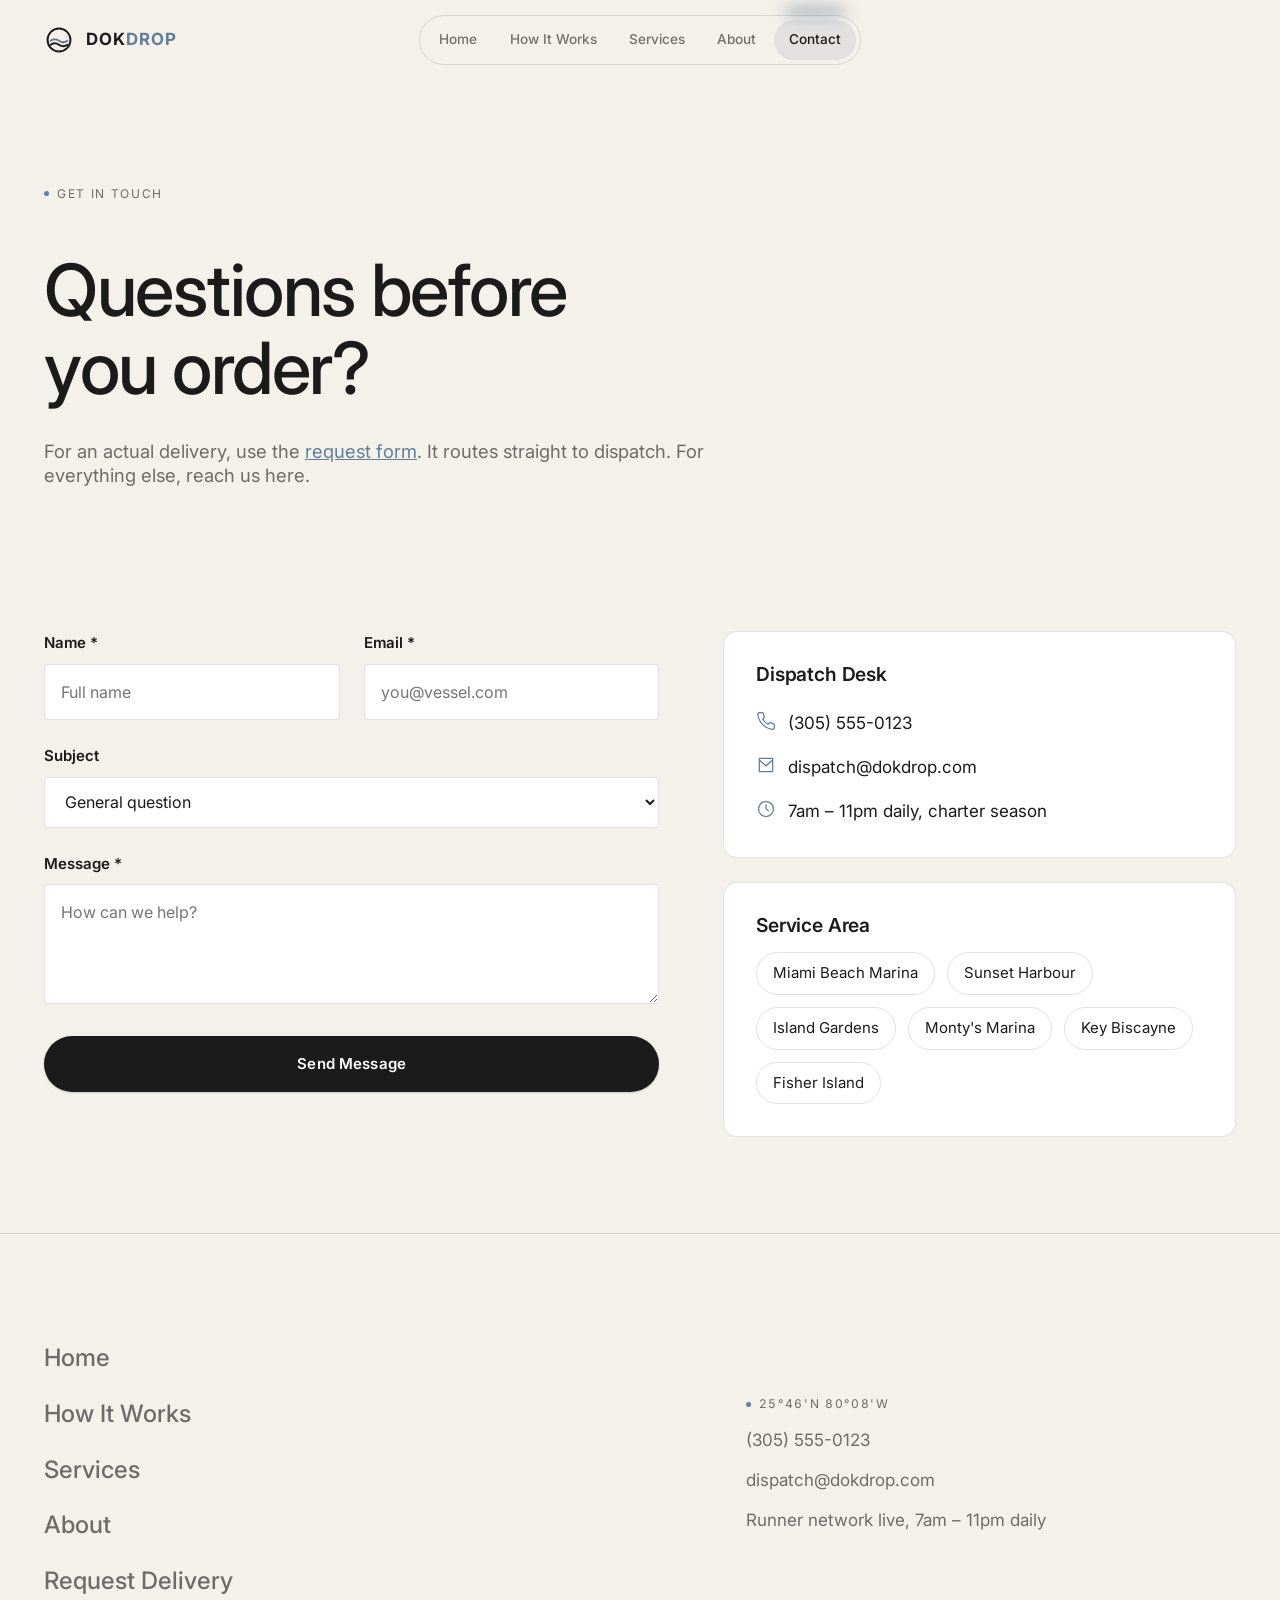
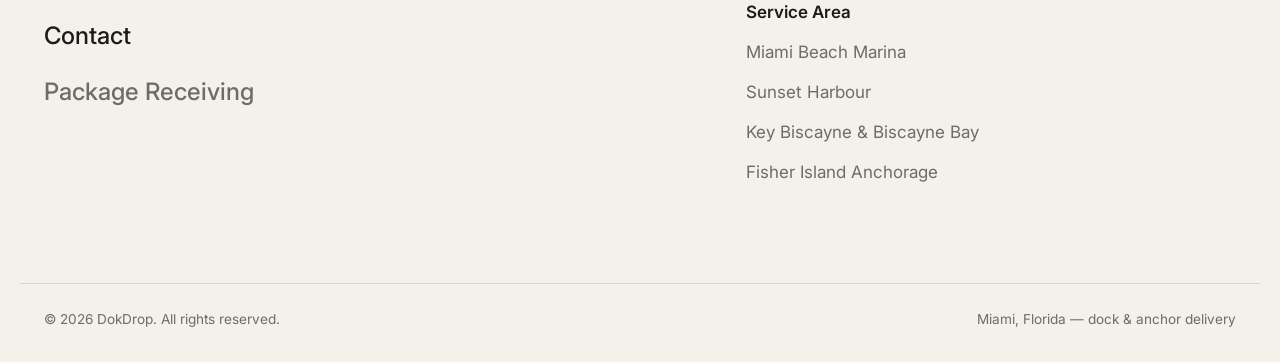
<file: contact.html>
<!DOCTYPE html>
<html lang="en">
<head>
<meta charset="UTF-8">
<meta name="viewport" content="width=device-width, initial-scale=1">
<title>Contact — DokDrop</title>
<meta name="description" content="Reach the DokDrop dispatch desk by phone, email, or message. Serving yacht crews across Miami, dockside or at anchor.">
<link rel="icon" type="image/svg+xml" href="assets/images/favicon.svg?v=2">
<link rel="preconnect" href="https://fonts.googleapis.com">
<link rel="preconnect" href="https://fonts.gstatic.com" crossorigin>
<link rel="stylesheet" href="assets/css/styles.css">
</head>
<body>
<a class="skip-link" href="#main">Skip to content</a>

<header class="site-header">
  <div class="container nav-row">
    <a href="index.html" class="brand" aria-label="DokDrop home">
      <svg class="brand-mark" viewBox="0 0 76 76" aria-hidden="true">
        <circle cx="38" cy="38" r="29" fill="none" stroke="var(--color-ink)" stroke-width="5"/>
        <path d="M17 40 Q 27 32, 38 40 T 59 40" fill="none" stroke="var(--slate)" stroke-width="5" stroke-linecap="round"/>
        <path d="M17 50 Q 27 42, 38 50 T 59 50" fill="none" stroke="var(--color-ink)" stroke-width="5" stroke-linecap="round"/>
      </svg>
      <span class="brand-word">Dok<em>Drop</em></span>
    </a>

    <nav class="tubelight-nav" aria-label="Primary">
      <div class="tubelight-nav-inner">
        <span class="tubelight-indicator" aria-hidden="true"><span class="tubelight-glow"></span></span>
        <a href="index.html" class="tubelight-item"><span class="tubelight-icon"><svg viewBox="0 0 24 24"><path d="M4 11.5 12 4l8 7.5" stroke="currentColor" stroke-width="1.7" stroke-linecap="round" stroke-linejoin="round" fill="none"/><path d="M6 10v9a1 1 0 0 0 1 1h3v-5.5h4V20h3a1 1 0 0 0 1-1v-9" stroke="currentColor" stroke-width="1.7" stroke-linecap="round" stroke-linejoin="round" fill="none"/></svg></span><span class="tubelight-label">Home</span></a>
        <a href="how-it-works.html" class="tubelight-item"><span class="tubelight-icon"><svg viewBox="0 0 24 24"><path d="M3 15.5h18l-2.3 4.7H5.3L3 15.5Z" stroke="currentColor" stroke-width="1.6" stroke-linejoin="round" fill="none"/><path d="M8.5 15.5V5" stroke="currentColor" stroke-width="1.6" stroke-linecap="round"/><path d="M8.5 5 15 15.5H8.5Z" stroke="currentColor" stroke-width="1.6" stroke-linejoin="round" fill="none"/></svg></span><span class="tubelight-label">How It Works</span></a>
        <a href="services.html" class="tubelight-item"><span class="tubelight-icon"><svg viewBox="0 0 24 24"><path d="M6 8h12l-1 12.5H7L6 8Z" stroke="currentColor" stroke-width="1.6" stroke-linejoin="round" fill="none"/><path d="M9 8V6.3a3 3 0 0 1 6 0V8" stroke="currentColor" stroke-width="1.6" stroke-linecap="round" fill="none"/></svg></span><span class="tubelight-label">Services</span></a>
        <a href="about.html" class="tubelight-item"><span class="tubelight-icon"><svg viewBox="0 0 24 24"><circle cx="12" cy="5.7" r="1.8" stroke="currentColor" stroke-width="1.5"/><path d="M12 7.5V19" stroke="currentColor" stroke-width="1.6" stroke-linecap="round"/><path d="M7.5 10.5h9" stroke="currentColor" stroke-width="1.6" stroke-linecap="round"/><path d="M5 13.5a7 7 0 0 0 7 5.5 7 7 0 0 0 7-5.5" stroke="currentColor" stroke-width="1.6" stroke-linecap="round" fill="none"/></svg></span><span class="tubelight-label">About</span></a>
        <a href="contact.html" class="tubelight-item" aria-current="page"><span class="tubelight-icon"><svg viewBox="0 0 24 24"><path d="M6.6 4.3h3l1.3 3.6-1.9 1.4a10.8 10.8 0 0 0 5.2 5.2l1.4-1.9 3.6 1.3v3a1.5 1.5 0 0 1-1.6 1.5A15.3 15.3 0 0 1 5.1 5.9a1.5 1.5 0 0 1 1.5-1.6Z" stroke="currentColor" stroke-width="1.6" stroke-linejoin="round" fill="none"/></svg></span><span class="tubelight-label">Contact</span></a>
      </div>
    </nav>
  </div>
</header>

<main id="main">

  <section class="page-header overlap-header">
    <div class="container">
      <p class="coord" style="margin-bottom:var(--sp-6);">GET IN TOUCH</p>
      <h1 class="reveal-cinematic" style="max-width:14ch;">Questions before you order?</h1>
      <p class="lede reveal-cinematic" style="max-width:56ch; margin-top:var(--sp-6);">For an actual delivery, use the <a href="request.html" style="color:var(--slate); text-decoration:underline;">request form</a>. It routes straight to dispatch. For everything else, reach us here.</p>
    </div>
  </section>

  <section class="section">
    <div class="container">
      <div class="two-col two-col-form-narrow">

        <form id="contact-form" novalidate action="https://formspree.io/f/mojooqrl" method="POST">
          <div class="form-grid">
            <div class="field">
              <label for="c-name">Name<span aria-hidden="true"> *</span></label>
              <input type="text" id="c-name" name="c-name" required placeholder="Full name">
            </div>
            <div class="field">
              <label for="c-email">Email<span aria-hidden="true"> *</span></label>
              <input type="email" id="c-email" name="c-email" required placeholder="you@vessel.com">
            </div>
            <div class="field full">
              <label for="c-subject">Subject</label>
              <select id="c-subject" name="c-subject">
                <option value="General question">General question</option>
                <option value="Pricing">Pricing</option>
                <option value="Membership setup">Membership setup</option>
                <option value="Marina / partnership inquiry">Marina / partnership inquiry</option>
                <option value="Other">Other</option>
              </select>
            </div>
            <div class="field full">
              <label for="c-message">Message<span aria-hidden="true"> *</span></label>
              <textarea id="c-message" name="c-message" required placeholder="How can we help?"></textarea>
            </div>
          </div>
          <button type="submit" class="btn btn-primary btn-block" style="margin-top:var(--sp-6);">Send Message</button>
          <div class="form-status" id="contact-status">
            <svg viewBox="0 0 24 24" fill="none" aria-hidden="true"><path d="M5 12l4 4L19 6" stroke="currentColor" stroke-width="2" stroke-linecap="round" stroke-linejoin="round"/></svg>
            <span>Message sent. Dispatch will follow up shortly.</span>
          </div>
        </form>

        <aside>
          <div class="card">
            <h4>Dispatch Desk</h4>
            <ul class="list-check" style="margin-top:var(--sp-5);">
              <li><svg viewBox="0 0 24 24" fill="none"><path d="M22 16.92v3a2 2 0 01-2.18 2 19.8 19.8 0 01-8.63-3.07 19.5 19.5 0 01-6-6 19.8 19.8 0 01-3.07-8.67A2 2 0 014.11 2h3a2 2 0 012 1.72c.13.96.36 1.9.68 2.81a2 2 0 01-.45 2.11L8.09 9.91a16 16 0 006 6l1.27-1.27a2 2 0 012.11-.45c.9.32 1.85.55 2.81.68A2 2 0 0122 16.92Z" stroke="currentColor" stroke-width="1.5"/></svg><a href="tel:+13055550123">(305) 555-0123</a></li>
              <li><svg viewBox="0 0 24 24" fill="none"><path d="M4 4h16v16H4V4Z" stroke="currentColor" stroke-width="1.5"/><path d="M4 6l8 7 8-7" stroke="currentColor" stroke-width="1.5"/></svg><a href="mailto:dispatch@dokdrop.com">dispatch@dokdrop.com</a></li>
              <li><svg viewBox="0 0 24 24" fill="none"><circle cx="12" cy="12" r="9" stroke="currentColor" stroke-width="1.5"/><path d="M12 7v5l3 2" stroke="currentColor" stroke-width="1.5" stroke-linecap="round"/></svg><span>7am – 11pm daily, charter season</span></li>
            </ul>
          </div>

          <div class="card" style="margin-top:var(--sp-5);">
            <h4>Service Area</h4>
            <div class="icon-scatter" style="margin-top:var(--sp-4);">
              <span class="chip">Miami Beach Marina</span>
              <span class="chip">Sunset Harbour</span>
              <span class="chip">Island Gardens</span>
              <span class="chip">Monty's Marina</span>
              <span class="chip">Key Biscayne</span>
              <span class="chip">Fisher Island</span>
            </div>
          </div>
        </aside>

      </div>
    </div>
  </section>

</main>

<footer class="mega-footer">
  <div class="container mega-footer-grid">
    <nav class="mega-footer-nav" aria-label="Footer">
      <a href="index.html">Home</a>
      <a href="how-it-works.html">How It Works<sup class="rn">I</sup></a>
      <a href="services.html">Services<sup class="rn">II</sup></a>
      <a href="about.html">About<sup class="rn">III</sup></a>
      <a href="request.html">Request Delivery<sup class="rn">IV</sup></a>
      <a href="contact.html" aria-current="page">Contact<sup class="rn">V</sup></a>
      <a href="package-receiving.html">Package Receiving<sup class="rn">VI</sup></a>
    </nav>
    <div>
      <div class="mega-footer-meta">
        <span class="coord">25°46'N 80°08'W</span>
        <a href="tel:+13055550123">(305) 555-0123</a>
        <a href="mailto:dispatch@dokdrop.com">dispatch@dokdrop.com</a>
        <span>Runner network live, 7am – 11pm daily</span>
      </div>
      <div class="mega-footer-meta">
        <span style="color:var(--color-ink); font-weight:600;">Service Area</span>
        <a href="delivery-miami-beach-marina.html">Miami Beach Marina</a>
        <a href="delivery-sunset-harbour.html">Sunset Harbour</a>
        <a href="delivery-key-biscayne-anchorage.html">Key Biscayne &amp; Biscayne Bay</a>
        <a href="delivery-fisher-island.html">Fisher Island Anchorage</a>
      </div>
    </div>
  </div>
  <div class="container mega-footer-bottom">
    <span>© 2026 DokDrop. All rights reserved.</span>
    <span>Miami, Florida — dock &amp; anchor delivery</span>
  </div>
</footer>

<button class="scroll-compass" id="scroll-compass" aria-label="Scroll progress — return to top">
  <svg viewBox="0 0 56 56">
    <g class="compass-pointer" id="compass-pointer">
      <path d="M28 16 L34 32 L28 28 L22 32 Z" fill="var(--slate)"/>
    </g>
  </svg>
</button>

<script src="assets/js/main.js"></script>
</body>
</html>
</file>
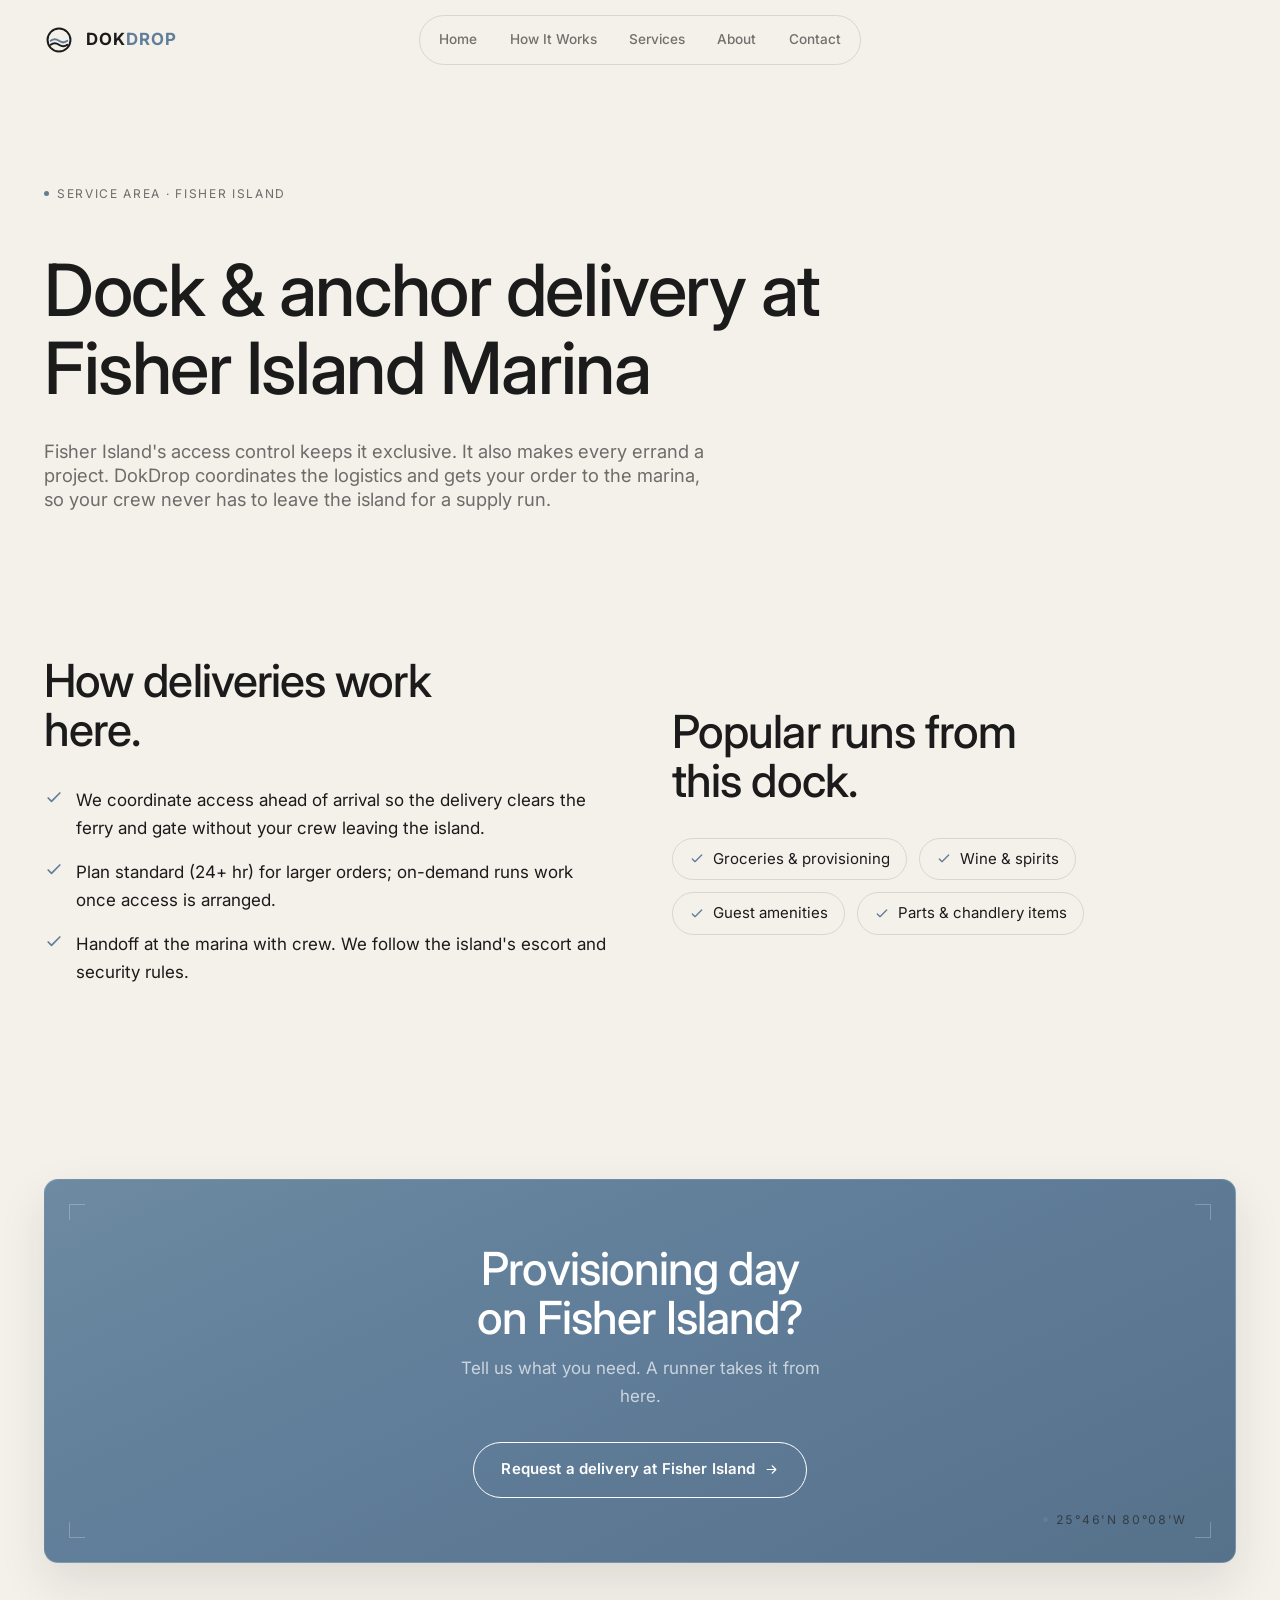
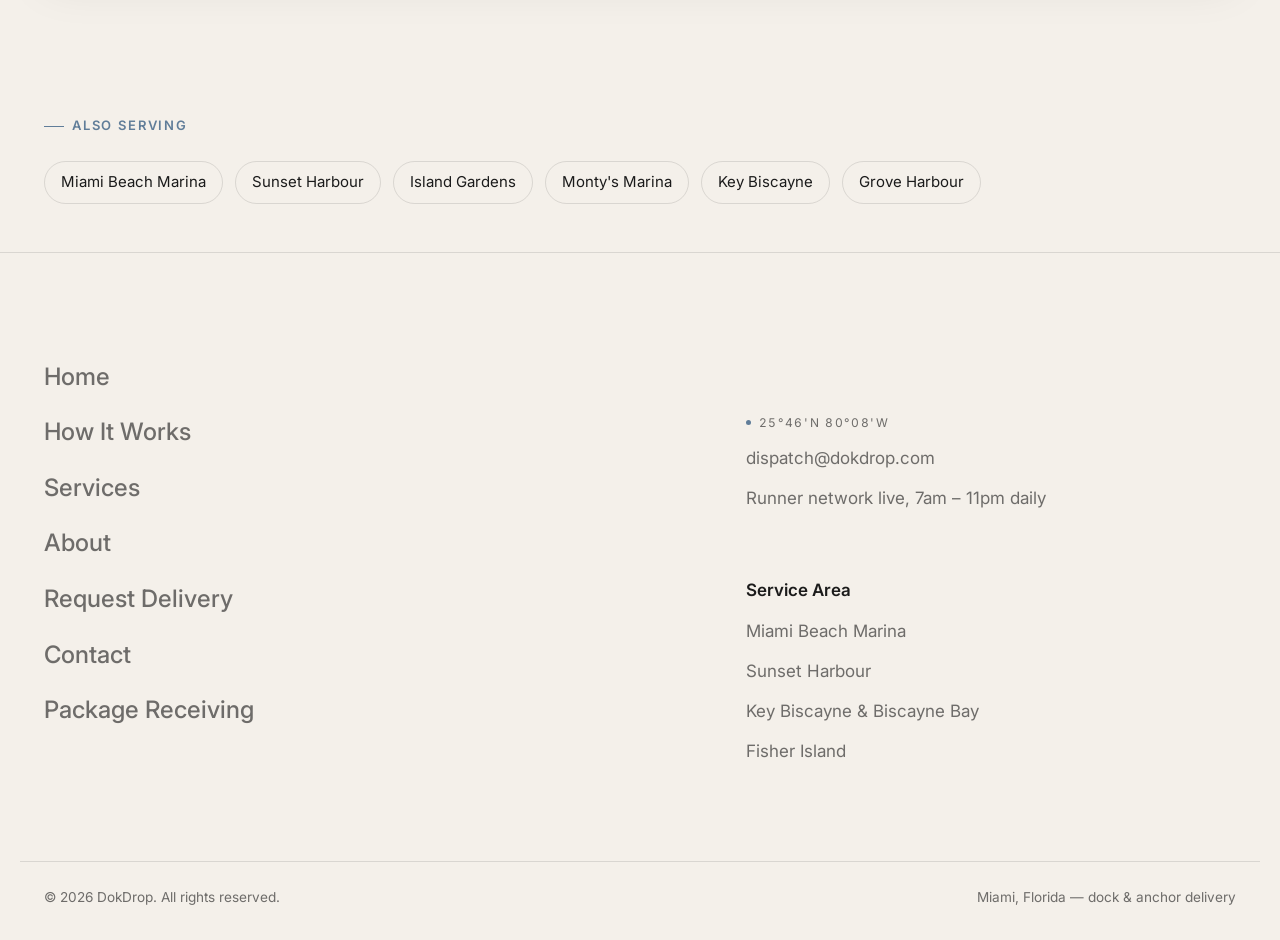
<file: delivery-fisher-island.html>
<!DOCTYPE html>
<html lang="en">
<head>
<meta charset="UTF-8">
<meta name="viewport" content="width=device-width, initial-scale=1">
<title>Yacht Delivery at Fisher Island Marina — DokDrop</title>
<meta name="description" content="Dock delivery at Fisher Island Marina. DokDrop coordinates island access and gets provisions, parts, and amenities to your slip without crew leaving.">
<link rel="icon" type="image/svg+xml" href="assets/images/favicon.svg?v=2">
<link rel="preconnect" href="https://fonts.googleapis.com">
<link rel="preconnect" href="https://fonts.gstatic.com" crossorigin>
<link rel="stylesheet" href="assets/css/styles.css">
<!-- TODO-REPLACE-PHONE: add "telephone" to the JSON-LD provider once the real dispatch number is set -->
<script type="application/ld+json">
{
  "@context": "https://schema.org",
  "@type": "Service",
  "serviceType": "Yacht provisioning and dock delivery",
  "provider": {
    "@type": "LocalBusiness",
    "name": "DokDrop",
    "email": "dispatch@dokdrop.com",
    "openingHours": "Mo-Su 07:00-23:00"
  },
  "areaServed": "Fisher Island Marina, Miami, FL"
}
</script>
</head>
<body>
<a class="skip-link" href="#main">Skip to content</a>

<header class="site-header">
  <div class="container nav-row">
    <a href="index.html" class="brand" aria-label="DokDrop home">
      <svg class="brand-mark" viewBox="0 0 76 76" aria-hidden="true">
        <circle cx="38" cy="38" r="29" fill="none" stroke="var(--color-ink)" stroke-width="5"/>
        <path d="M17 40 Q 27 32, 38 40 T 59 40" fill="none" stroke="var(--slate)" stroke-width="5" stroke-linecap="round"/>
        <path d="M17 50 Q 27 42, 38 50 T 59 50" fill="none" stroke="var(--color-ink)" stroke-width="5" stroke-linecap="round"/>
      </svg>
      <span class="brand-word">Dok<em>Drop</em></span>
    </a>

    <nav class="tubelight-nav" aria-label="Primary">
      <div class="tubelight-nav-inner">
        <span class="tubelight-indicator" aria-hidden="true"><span class="tubelight-glow"></span></span>
        <a href="index.html" class="tubelight-item"><span class="tubelight-icon"><svg viewBox="0 0 24 24"><path d="M4 11.5 12 4l8 7.5" stroke="currentColor" stroke-width="1.7" stroke-linecap="round" stroke-linejoin="round" fill="none"/><path d="M6 10v9a1 1 0 0 0 1 1h3v-5.5h4V20h3a1 1 0 0 0 1-1v-9" stroke="currentColor" stroke-width="1.7" stroke-linecap="round" stroke-linejoin="round" fill="none"/></svg></span><span class="tubelight-label">Home</span></a>
        <a href="how-it-works.html" class="tubelight-item"><span class="tubelight-icon"><svg viewBox="0 0 24 24"><path d="M3 15.5h18l-2.3 4.7H5.3L3 15.5Z" stroke="currentColor" stroke-width="1.6" stroke-linejoin="round" fill="none"/><path d="M8.5 15.5V5" stroke="currentColor" stroke-width="1.6" stroke-linecap="round"/><path d="M8.5 5 15 15.5H8.5Z" stroke="currentColor" stroke-width="1.6" stroke-linejoin="round" fill="none"/></svg></span><span class="tubelight-label">How It Works</span></a>
        <a href="services.html" class="tubelight-item"><span class="tubelight-icon"><svg viewBox="0 0 24 24"><path d="M6 8h12l-1 12.5H7L6 8Z" stroke="currentColor" stroke-width="1.6" stroke-linejoin="round" fill="none"/><path d="M9 8V6.3a3 3 0 0 1 6 0V8" stroke="currentColor" stroke-width="1.6" stroke-linecap="round" fill="none"/></svg></span><span class="tubelight-label">Services</span></a>
        <a href="about.html" class="tubelight-item"><span class="tubelight-icon"><svg viewBox="0 0 24 24"><circle cx="12" cy="5.7" r="1.8" stroke="currentColor" stroke-width="1.5"/><path d="M12 7.5V19" stroke="currentColor" stroke-width="1.6" stroke-linecap="round"/><path d="M7.5 10.5h9" stroke="currentColor" stroke-width="1.6" stroke-linecap="round"/><path d="M5 13.5a7 7 0 0 0 7 5.5 7 7 0 0 0 7-5.5" stroke="currentColor" stroke-width="1.6" stroke-linecap="round" fill="none"/></svg></span><span class="tubelight-label">About</span></a>
        <a href="contact.html" class="tubelight-item"><span class="tubelight-icon"><svg viewBox="0 0 24 24"><path d="M6.6 4.3h3l1.3 3.6-1.9 1.4a10.8 10.8 0 0 0 5.2 5.2l1.4-1.9 3.6 1.3v3a1.5 1.5 0 0 1-1.6 1.5A15.3 15.3 0 0 1 5.1 5.9a1.5 1.5 0 0 1 1.5-1.6Z" stroke="currentColor" stroke-width="1.6" stroke-linejoin="round" fill="none"/></svg></span><span class="tubelight-label">Contact</span></a>
      </div>
    </nav>
  </div>
</header>

<main id="main">

  <section class="page-header overlap-header">
    <div class="container">
      <p class="coord" style="margin-bottom:var(--sp-6);">SERVICE AREA · FISHER ISLAND</p>
      <h1 class="reveal-cinematic" style="max-width:18ch;">Dock &amp; anchor delivery at Fisher Island Marina</h1>
      <p class="lede reveal-cinematic" style="max-width:56ch; margin-top:var(--sp-6);">Fisher Island's access control keeps it exclusive. It also makes every errand a project. DokDrop coordinates the logistics and gets your order to the marina, so your crew never has to leave the island for a supply run.</p>
    </div>
  </section>

  <section class="section">
    <div class="container">
      <div class="two-col reveal">
        <div>
          <h2 style="max-width:14ch;">How deliveries work here.</h2>
          <ul class="list-check" style="margin-top:var(--sp-6);">
              <li><svg viewBox="0 0 24 24" fill="none"><path d="M5 12l4 4L19 6" stroke="currentColor" stroke-width="2" stroke-linecap="round" stroke-linejoin="round"/></svg><span>We coordinate access ahead of arrival so the delivery clears the ferry and gate without your crew leaving the island.</span></li>
              <li><svg viewBox="0 0 24 24" fill="none"><path d="M5 12l4 4L19 6" stroke="currentColor" stroke-width="2" stroke-linecap="round" stroke-linejoin="round"/></svg><span>Plan standard (24+ hr) for larger orders; on-demand runs work once access is arranged.</span></li>
              <li><svg viewBox="0 0 24 24" fill="none"><path d="M5 12l4 4L19 6" stroke="currentColor" stroke-width="2" stroke-linecap="round" stroke-linejoin="round"/></svg><span>Handoff at the marina with crew. We follow the island's escort and security rules.</span></li>
          </ul>
        </div>
        <div>
          <h2 style="max-width:14ch;">Popular runs from this dock.</h2>
          <div class="icon-scatter" style="margin-top:var(--sp-6);">
            <span class="chip"><svg viewBox="0 0 24 24" fill="none"><path d="M5 12l4 4L19 6" stroke="currentColor" stroke-width="2" stroke-linecap="round" stroke-linejoin="round"/></svg>Groceries &amp; provisioning</span>
            <span class="chip"><svg viewBox="0 0 24 24" fill="none"><path d="M5 12l4 4L19 6" stroke="currentColor" stroke-width="2" stroke-linecap="round" stroke-linejoin="round"/></svg>Wine &amp; spirits</span>
            <span class="chip"><svg viewBox="0 0 24 24" fill="none"><path d="M5 12l4 4L19 6" stroke="currentColor" stroke-width="2" stroke-linecap="round" stroke-linejoin="round"/></svg>Guest amenities</span>
            <span class="chip"><svg viewBox="0 0 24 24" fill="none"><path d="M5 12l4 4L19 6" stroke="currentColor" stroke-width="2" stroke-linecap="round" stroke-linejoin="round"/></svg>Parts &amp; chandlery items</span>
          </div>
        </div>
      </div>
    </div>
  </section>

  <section class="section">
    <div class="container">
      <div class="cta-band reveal">
        <span class="cta-band-tick cta-band-tick-tl" aria-hidden="true"></span>
        <span class="cta-band-tick cta-band-tick-tr" aria-hidden="true"></span>
        <span class="cta-band-tick cta-band-tick-bl" aria-hidden="true"></span>
        <span class="cta-band-tick cta-band-tick-br" aria-hidden="true"></span>
        <span class="coord cta-band-coord" aria-hidden="true">25°46'N 80°08'W</span>
        <div class="cta-band-content">
          <h2 class="reveal-cinematic">Provisioning day on Fisher Island?</h2>
          <p class="reveal-cinematic" style="transition-delay:120ms;">Tell us what you need. A runner takes it from here.</p>
          <a href="request.html?marina=fisher-island" class="btn btn-outline cta-band-btn btn-shiny reveal-cinematic" style="transition-delay:220ms;">
            <span class="btn-shiny-label">Request a delivery at Fisher Island</span>
            <svg viewBox="0 0 24 24" fill="none" aria-hidden="true"><path d="M5 12h14m0 0l-6-6m6 6l-6 6" stroke="currentColor" stroke-width="1.8" stroke-linecap="round" stroke-linejoin="round"/></svg>
          </a>
        </div>
      </div>
    </div>
  </section>

  <section class="section-tight">
    <div class="container">
      <span class="eyebrow">Also Serving</span>
      <div class="icon-scatter reveal" style="margin-top:var(--sp-5);">
        <a class="chip" href="delivery-miami-beach-marina.html">Miami Beach Marina</a>
        <a class="chip" href="delivery-sunset-harbour.html">Sunset Harbour</a>
        <a class="chip" href="delivery-island-gardens.html">Island Gardens</a>
        <a class="chip" href="delivery-montys-marina.html">Monty's Marina</a>
        <a class="chip" href="delivery-key-biscayne-anchorage.html">Key Biscayne</a>
        <a class="chip" href="delivery-grove-harbour.html">Grove Harbour</a>
      </div>
    </div>
  </section>

</main>

<footer class="mega-footer">
  <div class="container mega-footer-grid">
    <nav class="mega-footer-nav" aria-label="Footer">
      <a href="index.html">Home</a>
      <a href="how-it-works.html">How It Works<sup class="rn">I</sup></a>
      <a href="services.html">Services<sup class="rn">II</sup></a>
      <a href="about.html">About<sup class="rn">III</sup></a>
      <a href="request.html">Request Delivery<sup class="rn">IV</sup></a>
      <a href="contact.html">Contact<sup class="rn">V</sup></a>
      <a href="package-receiving.html">Package Receiving<sup class="rn">VI</sup></a>
    </nav>
    <div>
      <div class="mega-footer-meta">
        <span class="coord">25°46'N 80°08'W</span>
        <!-- TODO-REPLACE-PHONE: add the real dispatch number here as a tel: link -->
        <a href="mailto:dispatch@dokdrop.com">dispatch@dokdrop.com</a>
        <span>Runner network live, 7am – 11pm daily</span>
      </div>
      <div class="mega-footer-meta">
        <span style="color:var(--color-ink); font-weight:600;">Service Area</span>
        <a href="delivery-miami-beach-marina.html">Miami Beach Marina</a>
        <a href="delivery-sunset-harbour.html">Sunset Harbour</a>
        <a href="delivery-key-biscayne-anchorage.html">Key Biscayne &amp; Biscayne Bay</a>
        <a href="delivery-fisher-island.html">Fisher Island</a>
      </div>
    </div>
  </div>
  <div class="container mega-footer-bottom">
    <span>© 2026 DokDrop. All rights reserved.</span>
    <span>Miami, Florida — dock &amp; anchor delivery</span>
  </div>
</footer>

<button class="scroll-compass" id="scroll-compass" aria-label="Scroll progress — return to top">
  <svg viewBox="0 0 56 56">
    <g class="compass-pointer" id="compass-pointer">
      <path d="M28 16 L34 32 L28 28 L22 32 Z" fill="var(--slate)"/>
    </g>
  </svg>
</button>

<script src="assets/js/main.js"></script>
</body>
</html>
</file>
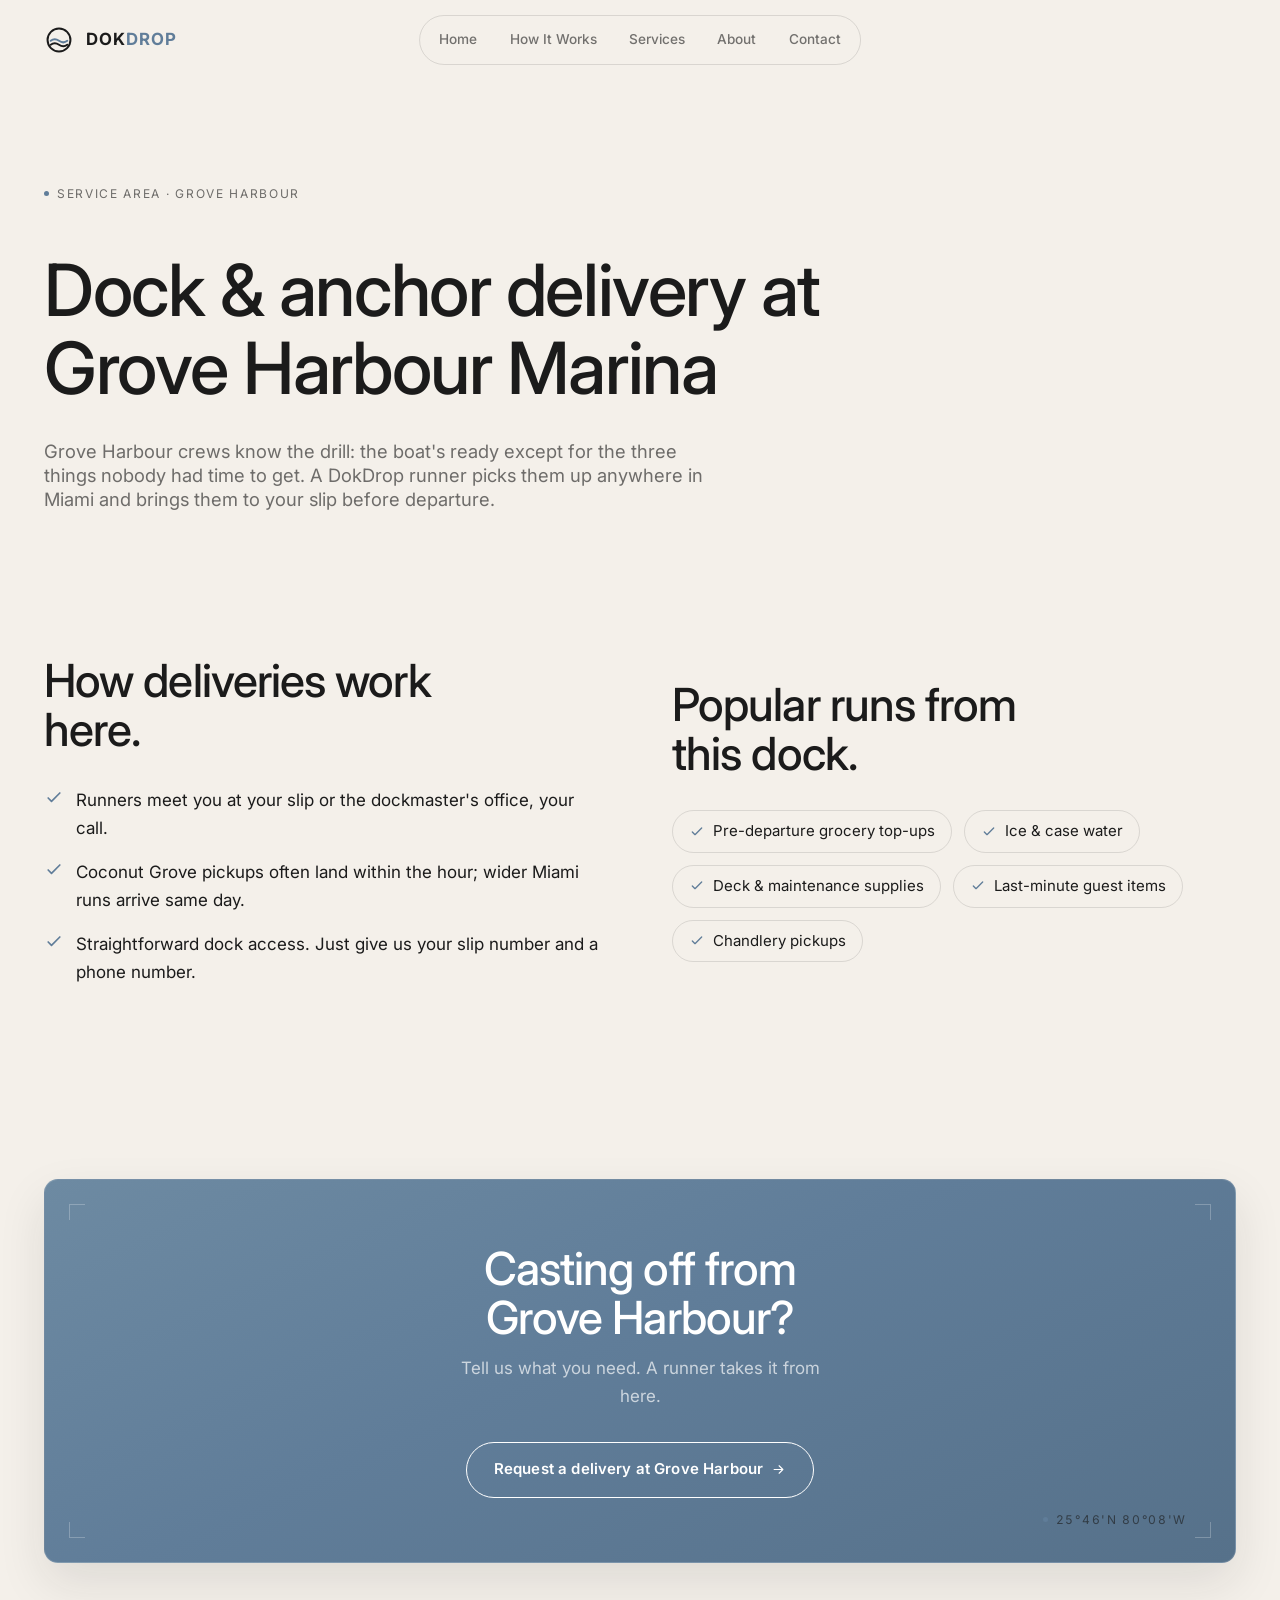
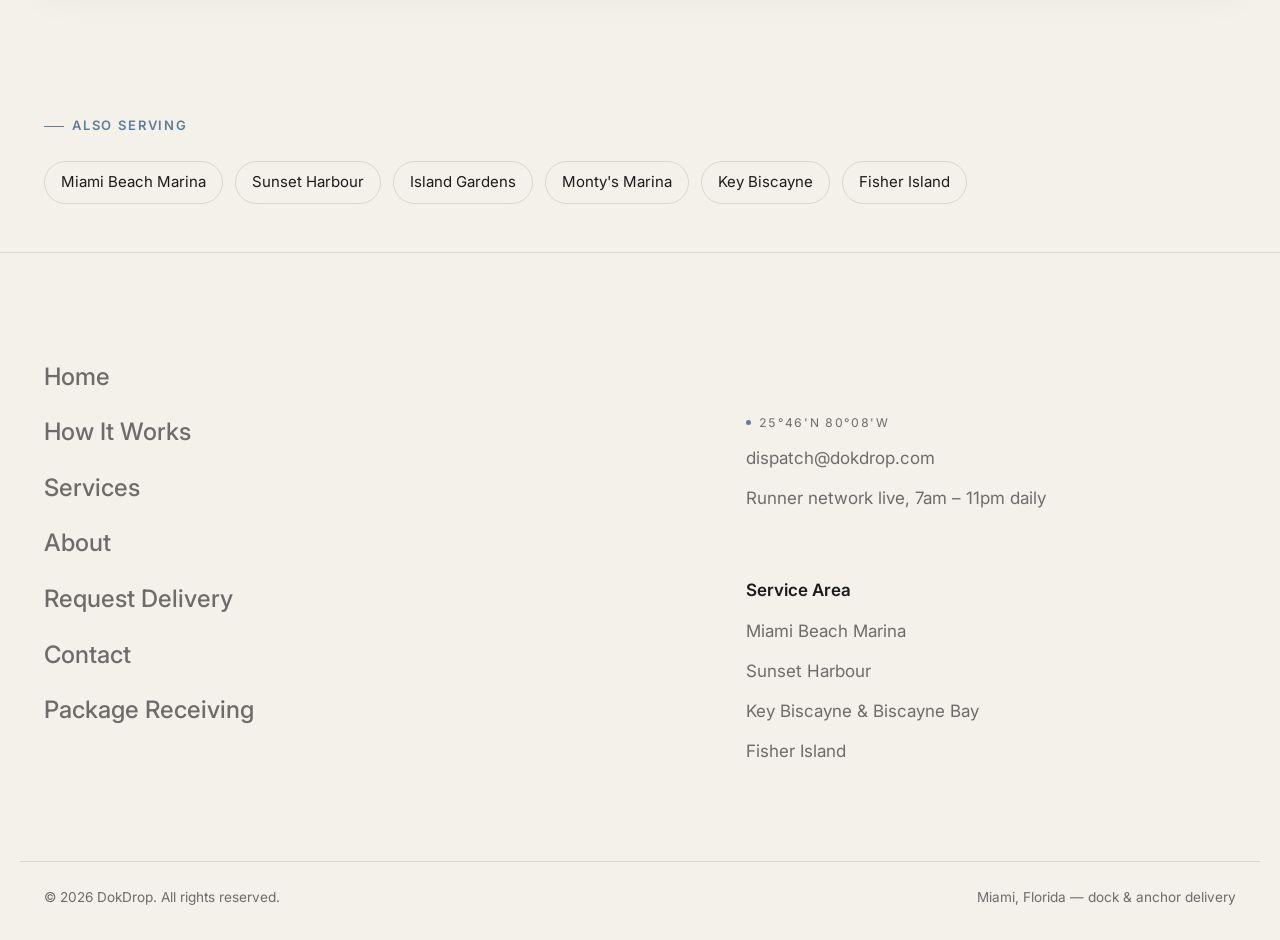
<file: delivery-grove-harbour.html>
<!DOCTYPE html>
<html lang="en">
<head>
<meta charset="UTF-8">
<meta name="viewport" content="width=device-width, initial-scale=1">
<title>Yacht Delivery at Grove Harbour Marina, Coconut Grove — DokDrop</title>
<meta name="description" content="Dock delivery at Grove Harbour Marina, Coconut Grove. Pre-departure top-ups, ice, and chandlery pickups run to your slip by a DokDrop runner.">
<link rel="icon" type="image/svg+xml" href="assets/images/favicon.svg?v=2">
<link rel="preconnect" href="https://fonts.googleapis.com">
<link rel="preconnect" href="https://fonts.gstatic.com" crossorigin>
<link rel="stylesheet" href="assets/css/styles.css">
<!-- TODO-REPLACE-PHONE: add "telephone" to the JSON-LD provider once the real dispatch number is set -->
<script type="application/ld+json">
{
  "@context": "https://schema.org",
  "@type": "Service",
  "serviceType": "Yacht provisioning and dock delivery",
  "provider": {
    "@type": "LocalBusiness",
    "name": "DokDrop",
    "email": "dispatch@dokdrop.com",
    "openingHours": "Mo-Su 07:00-23:00"
  },
  "areaServed": "Grove Harbour Marina, Coconut Grove, Miami, FL"
}
</script>
</head>
<body>
<a class="skip-link" href="#main">Skip to content</a>

<header class="site-header">
  <div class="container nav-row">
    <a href="index.html" class="brand" aria-label="DokDrop home">
      <svg class="brand-mark" viewBox="0 0 76 76" aria-hidden="true">
        <circle cx="38" cy="38" r="29" fill="none" stroke="var(--color-ink)" stroke-width="5"/>
        <path d="M17 40 Q 27 32, 38 40 T 59 40" fill="none" stroke="var(--slate)" stroke-width="5" stroke-linecap="round"/>
        <path d="M17 50 Q 27 42, 38 50 T 59 50" fill="none" stroke="var(--color-ink)" stroke-width="5" stroke-linecap="round"/>
      </svg>
      <span class="brand-word">Dok<em>Drop</em></span>
    </a>

    <nav class="tubelight-nav" aria-label="Primary">
      <div class="tubelight-nav-inner">
        <span class="tubelight-indicator" aria-hidden="true"><span class="tubelight-glow"></span></span>
        <a href="index.html" class="tubelight-item"><span class="tubelight-icon"><svg viewBox="0 0 24 24"><path d="M4 11.5 12 4l8 7.5" stroke="currentColor" stroke-width="1.7" stroke-linecap="round" stroke-linejoin="round" fill="none"/><path d="M6 10v9a1 1 0 0 0 1 1h3v-5.5h4V20h3a1 1 0 0 0 1-1v-9" stroke="currentColor" stroke-width="1.7" stroke-linecap="round" stroke-linejoin="round" fill="none"/></svg></span><span class="tubelight-label">Home</span></a>
        <a href="how-it-works.html" class="tubelight-item"><span class="tubelight-icon"><svg viewBox="0 0 24 24"><path d="M3 15.5h18l-2.3 4.7H5.3L3 15.5Z" stroke="currentColor" stroke-width="1.6" stroke-linejoin="round" fill="none"/><path d="M8.5 15.5V5" stroke="currentColor" stroke-width="1.6" stroke-linecap="round"/><path d="M8.5 5 15 15.5H8.5Z" stroke="currentColor" stroke-width="1.6" stroke-linejoin="round" fill="none"/></svg></span><span class="tubelight-label">How It Works</span></a>
        <a href="services.html" class="tubelight-item"><span class="tubelight-icon"><svg viewBox="0 0 24 24"><path d="M6 8h12l-1 12.5H7L6 8Z" stroke="currentColor" stroke-width="1.6" stroke-linejoin="round" fill="none"/><path d="M9 8V6.3a3 3 0 0 1 6 0V8" stroke="currentColor" stroke-width="1.6" stroke-linecap="round" fill="none"/></svg></span><span class="tubelight-label">Services</span></a>
        <a href="about.html" class="tubelight-item"><span class="tubelight-icon"><svg viewBox="0 0 24 24"><circle cx="12" cy="5.7" r="1.8" stroke="currentColor" stroke-width="1.5"/><path d="M12 7.5V19" stroke="currentColor" stroke-width="1.6" stroke-linecap="round"/><path d="M7.5 10.5h9" stroke="currentColor" stroke-width="1.6" stroke-linecap="round"/><path d="M5 13.5a7 7 0 0 0 7 5.5 7 7 0 0 0 7-5.5" stroke="currentColor" stroke-width="1.6" stroke-linecap="round" fill="none"/></svg></span><span class="tubelight-label">About</span></a>
        <a href="contact.html" class="tubelight-item"><span class="tubelight-icon"><svg viewBox="0 0 24 24"><path d="M6.6 4.3h3l1.3 3.6-1.9 1.4a10.8 10.8 0 0 0 5.2 5.2l1.4-1.9 3.6 1.3v3a1.5 1.5 0 0 1-1.6 1.5A15.3 15.3 0 0 1 5.1 5.9a1.5 1.5 0 0 1 1.5-1.6Z" stroke="currentColor" stroke-width="1.6" stroke-linejoin="round" fill="none"/></svg></span><span class="tubelight-label">Contact</span></a>
      </div>
    </nav>
  </div>
</header>

<main id="main">

  <section class="page-header overlap-header">
    <div class="container">
      <p class="coord" style="margin-bottom:var(--sp-6);">SERVICE AREA · GROVE HARBOUR</p>
      <h1 class="reveal-cinematic" style="max-width:18ch;">Dock &amp; anchor delivery at Grove Harbour Marina</h1>
      <p class="lede reveal-cinematic" style="max-width:56ch; margin-top:var(--sp-6);">Grove Harbour crews know the drill: the boat's ready except for the three things nobody had time to get. A DokDrop runner picks them up anywhere in Miami and brings them to your slip before departure.</p>
    </div>
  </section>

  <section class="section">
    <div class="container">
      <div class="two-col reveal">
        <div>
          <h2 style="max-width:14ch;">How deliveries work here.</h2>
          <ul class="list-check" style="margin-top:var(--sp-6);">
              <li><svg viewBox="0 0 24 24" fill="none"><path d="M5 12l4 4L19 6" stroke="currentColor" stroke-width="2" stroke-linecap="round" stroke-linejoin="round"/></svg><span>Runners meet you at your slip or the dockmaster's office, your call.</span></li>
              <li><svg viewBox="0 0 24 24" fill="none"><path d="M5 12l4 4L19 6" stroke="currentColor" stroke-width="2" stroke-linecap="round" stroke-linejoin="round"/></svg><span>Coconut Grove pickups often land within the hour; wider Miami runs arrive same day.</span></li>
              <li><svg viewBox="0 0 24 24" fill="none"><path d="M5 12l4 4L19 6" stroke="currentColor" stroke-width="2" stroke-linecap="round" stroke-linejoin="round"/></svg><span>Straightforward dock access. Just give us your slip number and a phone number.</span></li>
          </ul>
        </div>
        <div>
          <h2 style="max-width:14ch;">Popular runs from this dock.</h2>
          <div class="icon-scatter" style="margin-top:var(--sp-6);">
            <span class="chip"><svg viewBox="0 0 24 24" fill="none"><path d="M5 12l4 4L19 6" stroke="currentColor" stroke-width="2" stroke-linecap="round" stroke-linejoin="round"/></svg>Pre-departure grocery top-ups</span>
            <span class="chip"><svg viewBox="0 0 24 24" fill="none"><path d="M5 12l4 4L19 6" stroke="currentColor" stroke-width="2" stroke-linecap="round" stroke-linejoin="round"/></svg>Ice &amp; case water</span>
            <span class="chip"><svg viewBox="0 0 24 24" fill="none"><path d="M5 12l4 4L19 6" stroke="currentColor" stroke-width="2" stroke-linecap="round" stroke-linejoin="round"/></svg>Deck &amp; maintenance supplies</span>
            <span class="chip"><svg viewBox="0 0 24 24" fill="none"><path d="M5 12l4 4L19 6" stroke="currentColor" stroke-width="2" stroke-linecap="round" stroke-linejoin="round"/></svg>Last-minute guest items</span>
            <span class="chip"><svg viewBox="0 0 24 24" fill="none"><path d="M5 12l4 4L19 6" stroke="currentColor" stroke-width="2" stroke-linecap="round" stroke-linejoin="round"/></svg>Chandlery pickups</span>
          </div>
        </div>
      </div>
    </div>
  </section>

  <section class="section">
    <div class="container">
      <div class="cta-band reveal">
        <span class="cta-band-tick cta-band-tick-tl" aria-hidden="true"></span>
        <span class="cta-band-tick cta-band-tick-tr" aria-hidden="true"></span>
        <span class="cta-band-tick cta-band-tick-bl" aria-hidden="true"></span>
        <span class="cta-band-tick cta-band-tick-br" aria-hidden="true"></span>
        <span class="coord cta-band-coord" aria-hidden="true">25°46'N 80°08'W</span>
        <div class="cta-band-content">
          <h2 class="reveal-cinematic">Casting off from Grove Harbour?</h2>
          <p class="reveal-cinematic" style="transition-delay:120ms;">Tell us what you need. A runner takes it from here.</p>
          <a href="request.html?marina=grove-harbour" class="btn btn-outline cta-band-btn btn-shiny reveal-cinematic" style="transition-delay:220ms;">
            <span class="btn-shiny-label">Request a delivery at Grove Harbour</span>
            <svg viewBox="0 0 24 24" fill="none" aria-hidden="true"><path d="M5 12h14m0 0l-6-6m6 6l-6 6" stroke="currentColor" stroke-width="1.8" stroke-linecap="round" stroke-linejoin="round"/></svg>
          </a>
        </div>
      </div>
    </div>
  </section>

  <section class="section-tight">
    <div class="container">
      <span class="eyebrow">Also Serving</span>
      <div class="icon-scatter reveal" style="margin-top:var(--sp-5);">
        <a class="chip" href="delivery-miami-beach-marina.html">Miami Beach Marina</a>
        <a class="chip" href="delivery-sunset-harbour.html">Sunset Harbour</a>
        <a class="chip" href="delivery-island-gardens.html">Island Gardens</a>
        <a class="chip" href="delivery-montys-marina.html">Monty's Marina</a>
        <a class="chip" href="delivery-key-biscayne-anchorage.html">Key Biscayne</a>
        <a class="chip" href="delivery-fisher-island.html">Fisher Island</a>
      </div>
    </div>
  </section>

</main>

<footer class="mega-footer">
  <div class="container mega-footer-grid">
    <nav class="mega-footer-nav" aria-label="Footer">
      <a href="index.html">Home</a>
      <a href="how-it-works.html">How It Works<sup class="rn">I</sup></a>
      <a href="services.html">Services<sup class="rn">II</sup></a>
      <a href="about.html">About<sup class="rn">III</sup></a>
      <a href="request.html">Request Delivery<sup class="rn">IV</sup></a>
      <a href="contact.html">Contact<sup class="rn">V</sup></a>
      <a href="package-receiving.html">Package Receiving<sup class="rn">VI</sup></a>
    </nav>
    <div>
      <div class="mega-footer-meta">
        <span class="coord">25°46'N 80°08'W</span>
        <!-- TODO-REPLACE-PHONE: add the real dispatch number here as a tel: link -->
        <a href="mailto:dispatch@dokdrop.com">dispatch@dokdrop.com</a>
        <span>Runner network live, 7am – 11pm daily</span>
      </div>
      <div class="mega-footer-meta">
        <span style="color:var(--color-ink); font-weight:600;">Service Area</span>
        <a href="delivery-miami-beach-marina.html">Miami Beach Marina</a>
        <a href="delivery-sunset-harbour.html">Sunset Harbour</a>
        <a href="delivery-key-biscayne-anchorage.html">Key Biscayne &amp; Biscayne Bay</a>
        <a href="delivery-fisher-island.html">Fisher Island</a>
      </div>
    </div>
  </div>
  <div class="container mega-footer-bottom">
    <span>© 2026 DokDrop. All rights reserved.</span>
    <span>Miami, Florida — dock &amp; anchor delivery</span>
  </div>
</footer>

<button class="scroll-compass" id="scroll-compass" aria-label="Scroll progress — return to top">
  <svg viewBox="0 0 56 56">
    <g class="compass-pointer" id="compass-pointer">
      <path d="M28 16 L34 32 L28 28 L22 32 Z" fill="var(--slate)"/>
    </g>
  </svg>
</button>

<script src="assets/js/main.js"></script>
</body>
</html>
</file>
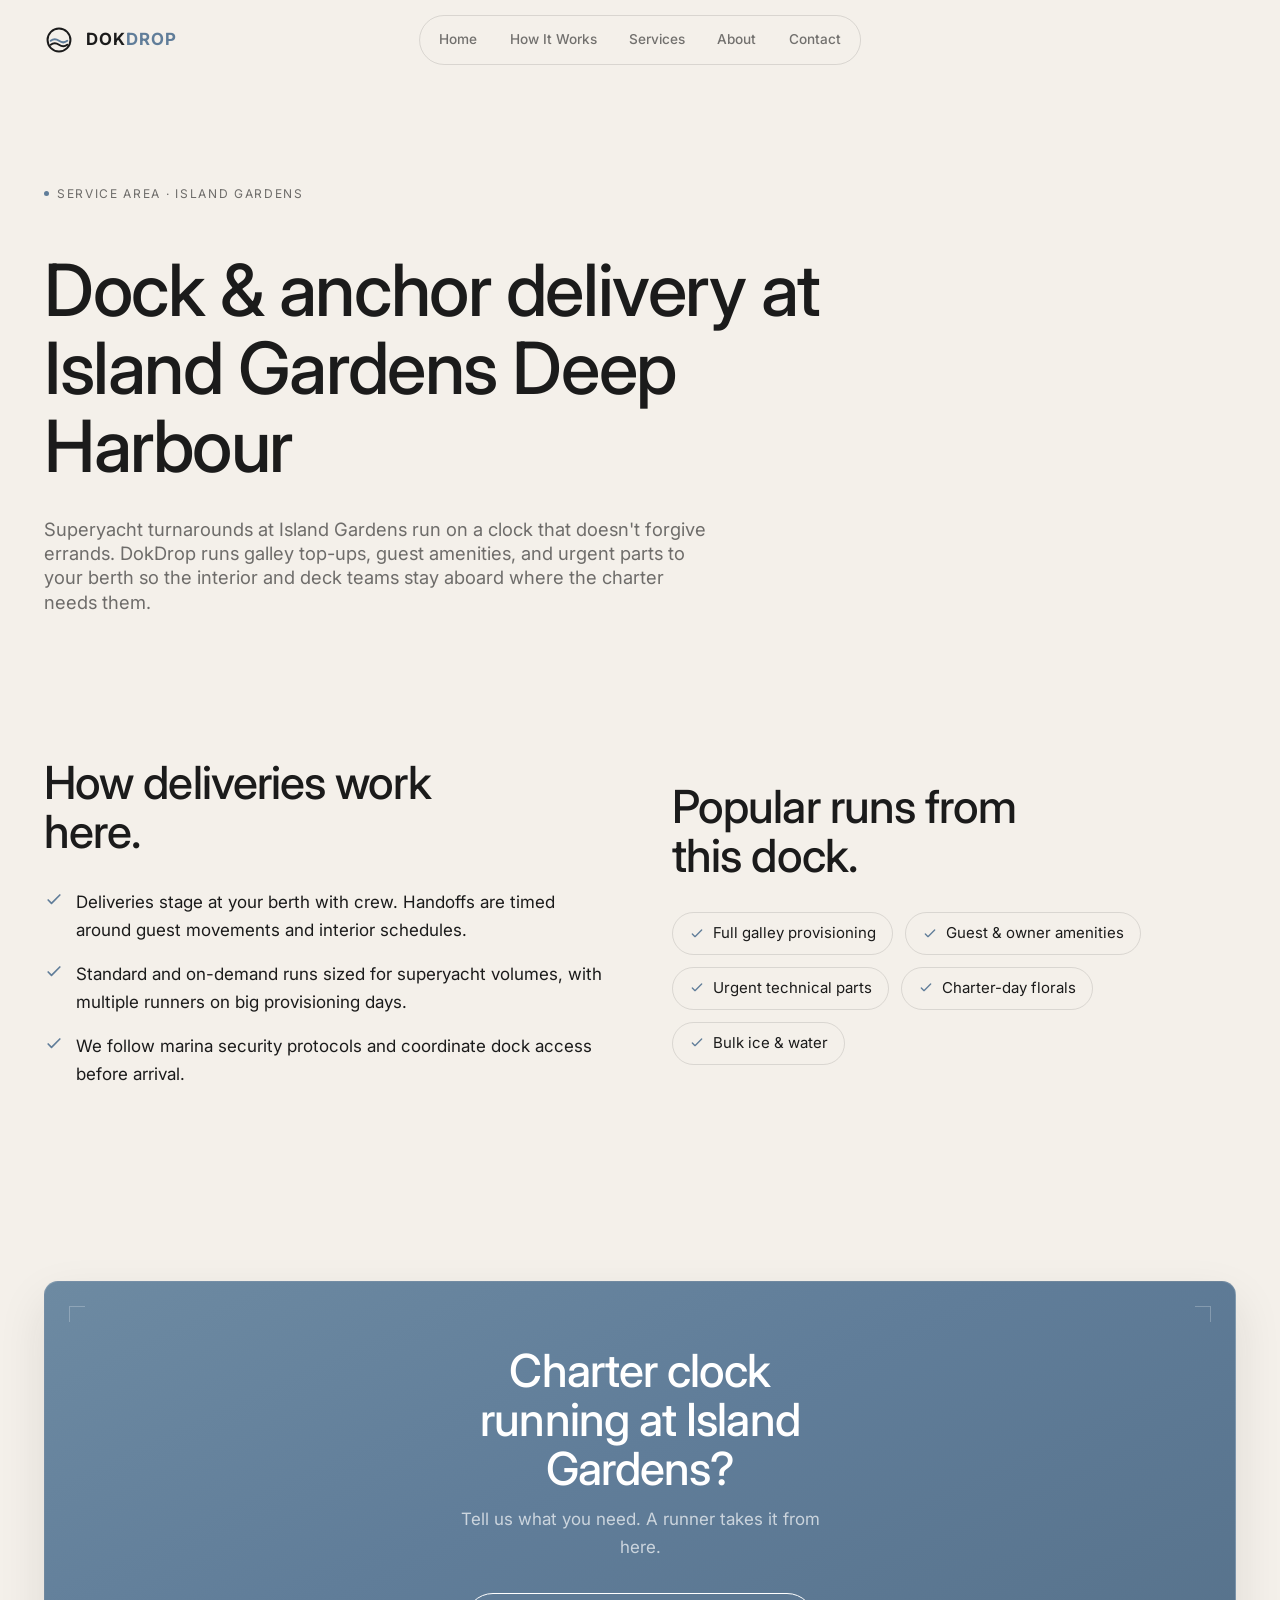
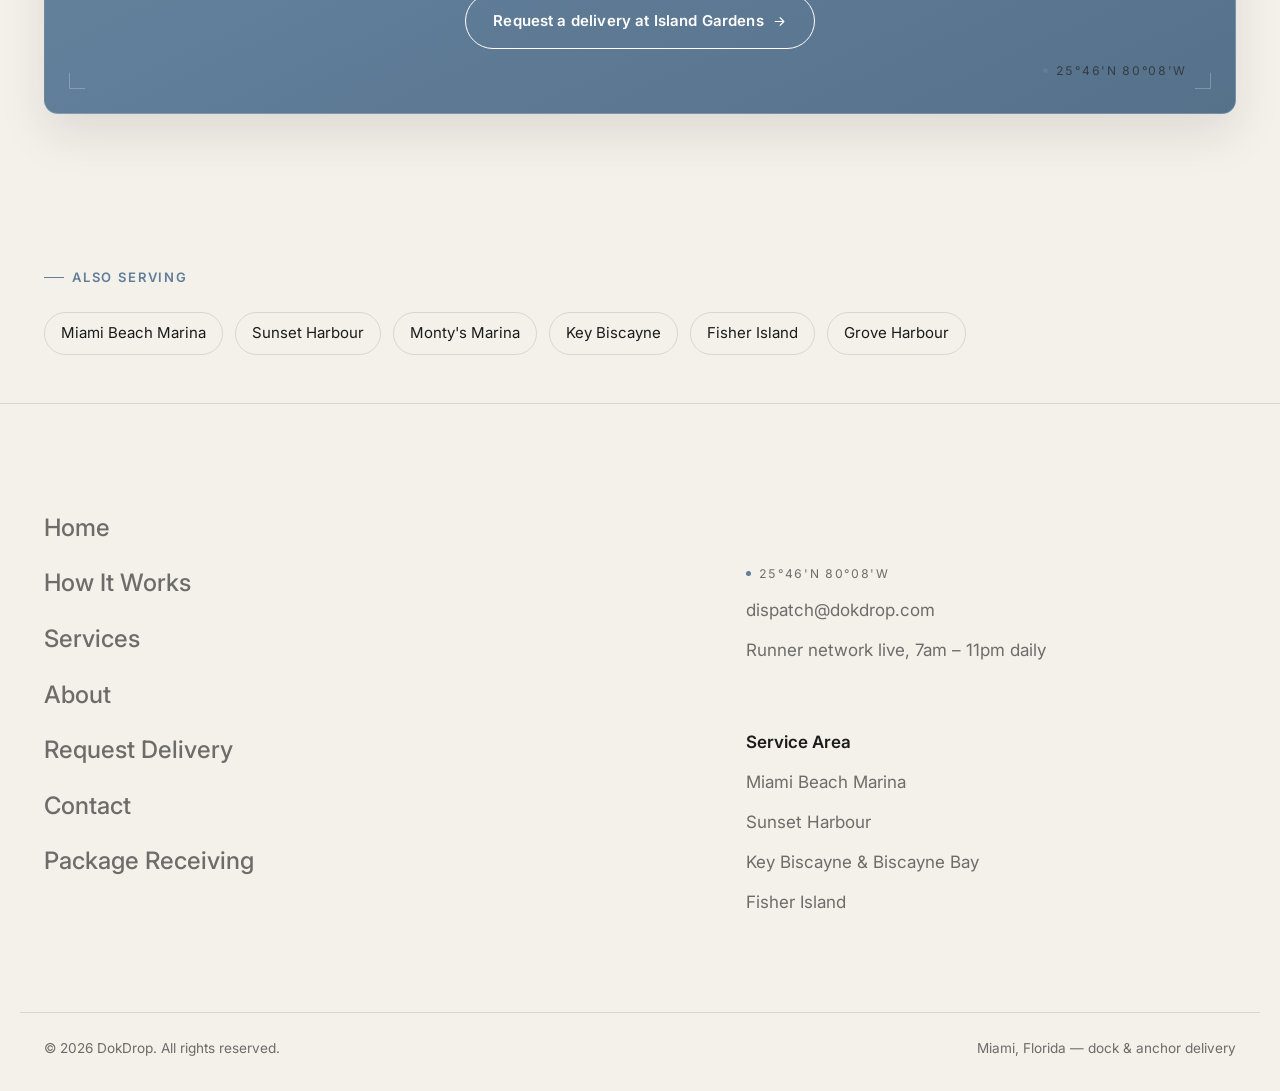
<file: delivery-island-gardens.html>
<!DOCTYPE html>
<html lang="en">
<head>
<meta charset="UTF-8">
<meta name="viewport" content="width=device-width, initial-scale=1">
<title>Yacht Delivery at Island Gardens Deep Harbour — DokDrop</title>
<meta name="description" content="Superyacht dock delivery at Island Gardens Deep Harbour. Galley top-ups, guest amenities, and urgent parts run to your berth on the charter's clock.">
<link rel="icon" type="image/svg+xml" href="assets/images/favicon.svg?v=2">
<link rel="preconnect" href="https://fonts.googleapis.com">
<link rel="preconnect" href="https://fonts.gstatic.com" crossorigin>
<link rel="stylesheet" href="assets/css/styles.css">
<!-- TODO-REPLACE-PHONE: add "telephone" to the JSON-LD provider once the real dispatch number is set -->
<script type="application/ld+json">
{
  "@context": "https://schema.org",
  "@type": "Service",
  "serviceType": "Yacht provisioning and dock delivery",
  "provider": {
    "@type": "LocalBusiness",
    "name": "DokDrop",
    "email": "dispatch@dokdrop.com",
    "openingHours": "Mo-Su 07:00-23:00"
  },
  "areaServed": "Island Gardens Deep Harbour, Miami, FL"
}
</script>
</head>
<body>
<a class="skip-link" href="#main">Skip to content</a>

<header class="site-header">
  <div class="container nav-row">
    <a href="index.html" class="brand" aria-label="DokDrop home">
      <svg class="brand-mark" viewBox="0 0 76 76" aria-hidden="true">
        <circle cx="38" cy="38" r="29" fill="none" stroke="var(--color-ink)" stroke-width="5"/>
        <path d="M17 40 Q 27 32, 38 40 T 59 40" fill="none" stroke="var(--slate)" stroke-width="5" stroke-linecap="round"/>
        <path d="M17 50 Q 27 42, 38 50 T 59 50" fill="none" stroke="var(--color-ink)" stroke-width="5" stroke-linecap="round"/>
      </svg>
      <span class="brand-word">Dok<em>Drop</em></span>
    </a>

    <nav class="tubelight-nav" aria-label="Primary">
      <div class="tubelight-nav-inner">
        <span class="tubelight-indicator" aria-hidden="true"><span class="tubelight-glow"></span></span>
        <a href="index.html" class="tubelight-item"><span class="tubelight-icon"><svg viewBox="0 0 24 24"><path d="M4 11.5 12 4l8 7.5" stroke="currentColor" stroke-width="1.7" stroke-linecap="round" stroke-linejoin="round" fill="none"/><path d="M6 10v9a1 1 0 0 0 1 1h3v-5.5h4V20h3a1 1 0 0 0 1-1v-9" stroke="currentColor" stroke-width="1.7" stroke-linecap="round" stroke-linejoin="round" fill="none"/></svg></span><span class="tubelight-label">Home</span></a>
        <a href="how-it-works.html" class="tubelight-item"><span class="tubelight-icon"><svg viewBox="0 0 24 24"><path d="M3 15.5h18l-2.3 4.7H5.3L3 15.5Z" stroke="currentColor" stroke-width="1.6" stroke-linejoin="round" fill="none"/><path d="M8.5 15.5V5" stroke="currentColor" stroke-width="1.6" stroke-linecap="round"/><path d="M8.5 5 15 15.5H8.5Z" stroke="currentColor" stroke-width="1.6" stroke-linejoin="round" fill="none"/></svg></span><span class="tubelight-label">How It Works</span></a>
        <a href="services.html" class="tubelight-item"><span class="tubelight-icon"><svg viewBox="0 0 24 24"><path d="M6 8h12l-1 12.5H7L6 8Z" stroke="currentColor" stroke-width="1.6" stroke-linejoin="round" fill="none"/><path d="M9 8V6.3a3 3 0 0 1 6 0V8" stroke="currentColor" stroke-width="1.6" stroke-linecap="round" fill="none"/></svg></span><span class="tubelight-label">Services</span></a>
        <a href="about.html" class="tubelight-item"><span class="tubelight-icon"><svg viewBox="0 0 24 24"><circle cx="12" cy="5.7" r="1.8" stroke="currentColor" stroke-width="1.5"/><path d="M12 7.5V19" stroke="currentColor" stroke-width="1.6" stroke-linecap="round"/><path d="M7.5 10.5h9" stroke="currentColor" stroke-width="1.6" stroke-linecap="round"/><path d="M5 13.5a7 7 0 0 0 7 5.5 7 7 0 0 0 7-5.5" stroke="currentColor" stroke-width="1.6" stroke-linecap="round" fill="none"/></svg></span><span class="tubelight-label">About</span></a>
        <a href="contact.html" class="tubelight-item"><span class="tubelight-icon"><svg viewBox="0 0 24 24"><path d="M6.6 4.3h3l1.3 3.6-1.9 1.4a10.8 10.8 0 0 0 5.2 5.2l1.4-1.9 3.6 1.3v3a1.5 1.5 0 0 1-1.6 1.5A15.3 15.3 0 0 1 5.1 5.9a1.5 1.5 0 0 1 1.5-1.6Z" stroke="currentColor" stroke-width="1.6" stroke-linejoin="round" fill="none"/></svg></span><span class="tubelight-label">Contact</span></a>
      </div>
    </nav>
  </div>
</header>

<main id="main">

  <section class="page-header overlap-header">
    <div class="container">
      <p class="coord" style="margin-bottom:var(--sp-6);">SERVICE AREA · ISLAND GARDENS</p>
      <h1 class="reveal-cinematic" style="max-width:18ch;">Dock &amp; anchor delivery at Island Gardens Deep Harbour</h1>
      <p class="lede reveal-cinematic" style="max-width:56ch; margin-top:var(--sp-6);">Superyacht turnarounds at Island Gardens run on a clock that doesn't forgive errands. DokDrop runs galley top-ups, guest amenities, and urgent parts to your berth so the interior and deck teams stay aboard where the charter needs them.</p>
    </div>
  </section>

  <section class="section">
    <div class="container">
      <div class="two-col reveal">
        <div>
          <h2 style="max-width:14ch;">How deliveries work here.</h2>
          <ul class="list-check" style="margin-top:var(--sp-6);">
              <li><svg viewBox="0 0 24 24" fill="none"><path d="M5 12l4 4L19 6" stroke="currentColor" stroke-width="2" stroke-linecap="round" stroke-linejoin="round"/></svg><span>Deliveries stage at your berth with crew. Handoffs are timed around guest movements and interior schedules.</span></li>
              <li><svg viewBox="0 0 24 24" fill="none"><path d="M5 12l4 4L19 6" stroke="currentColor" stroke-width="2" stroke-linecap="round" stroke-linejoin="round"/></svg><span>Standard and on-demand runs sized for superyacht volumes, with multiple runners on big provisioning days.</span></li>
              <li><svg viewBox="0 0 24 24" fill="none"><path d="M5 12l4 4L19 6" stroke="currentColor" stroke-width="2" stroke-linecap="round" stroke-linejoin="round"/></svg><span>We follow marina security protocols and coordinate dock access before arrival.</span></li>
          </ul>
        </div>
        <div>
          <h2 style="max-width:14ch;">Popular runs from this dock.</h2>
          <div class="icon-scatter" style="margin-top:var(--sp-6);">
            <span class="chip"><svg viewBox="0 0 24 24" fill="none"><path d="M5 12l4 4L19 6" stroke="currentColor" stroke-width="2" stroke-linecap="round" stroke-linejoin="round"/></svg>Full galley provisioning</span>
            <span class="chip"><svg viewBox="0 0 24 24" fill="none"><path d="M5 12l4 4L19 6" stroke="currentColor" stroke-width="2" stroke-linecap="round" stroke-linejoin="round"/></svg>Guest &amp; owner amenities</span>
            <span class="chip"><svg viewBox="0 0 24 24" fill="none"><path d="M5 12l4 4L19 6" stroke="currentColor" stroke-width="2" stroke-linecap="round" stroke-linejoin="round"/></svg>Urgent technical parts</span>
            <span class="chip"><svg viewBox="0 0 24 24" fill="none"><path d="M5 12l4 4L19 6" stroke="currentColor" stroke-width="2" stroke-linecap="round" stroke-linejoin="round"/></svg>Charter-day florals</span>
            <span class="chip"><svg viewBox="0 0 24 24" fill="none"><path d="M5 12l4 4L19 6" stroke="currentColor" stroke-width="2" stroke-linecap="round" stroke-linejoin="round"/></svg>Bulk ice &amp; water</span>
          </div>
        </div>
      </div>
    </div>
  </section>

  <section class="section">
    <div class="container">
      <div class="cta-band reveal">
        <span class="cta-band-tick cta-band-tick-tl" aria-hidden="true"></span>
        <span class="cta-band-tick cta-band-tick-tr" aria-hidden="true"></span>
        <span class="cta-band-tick cta-band-tick-bl" aria-hidden="true"></span>
        <span class="cta-band-tick cta-band-tick-br" aria-hidden="true"></span>
        <span class="coord cta-band-coord" aria-hidden="true">25°46'N 80°08'W</span>
        <div class="cta-band-content">
          <h2 class="reveal-cinematic">Charter clock running at Island Gardens?</h2>
          <p class="reveal-cinematic" style="transition-delay:120ms;">Tell us what you need. A runner takes it from here.</p>
          <a href="request.html?marina=island-gardens" class="btn btn-outline cta-band-btn btn-shiny reveal-cinematic" style="transition-delay:220ms;">
            <span class="btn-shiny-label">Request a delivery at Island Gardens</span>
            <svg viewBox="0 0 24 24" fill="none" aria-hidden="true"><path d="M5 12h14m0 0l-6-6m6 6l-6 6" stroke="currentColor" stroke-width="1.8" stroke-linecap="round" stroke-linejoin="round"/></svg>
          </a>
        </div>
      </div>
    </div>
  </section>

  <section class="section-tight">
    <div class="container">
      <span class="eyebrow">Also Serving</span>
      <div class="icon-scatter reveal" style="margin-top:var(--sp-5);">
        <a class="chip" href="delivery-miami-beach-marina.html">Miami Beach Marina</a>
        <a class="chip" href="delivery-sunset-harbour.html">Sunset Harbour</a>
        <a class="chip" href="delivery-montys-marina.html">Monty's Marina</a>
        <a class="chip" href="delivery-key-biscayne-anchorage.html">Key Biscayne</a>
        <a class="chip" href="delivery-fisher-island.html">Fisher Island</a>
        <a class="chip" href="delivery-grove-harbour.html">Grove Harbour</a>
      </div>
    </div>
  </section>

</main>

<footer class="mega-footer">
  <div class="container mega-footer-grid">
    <nav class="mega-footer-nav" aria-label="Footer">
      <a href="index.html">Home</a>
      <a href="how-it-works.html">How It Works<sup class="rn">I</sup></a>
      <a href="services.html">Services<sup class="rn">II</sup></a>
      <a href="about.html">About<sup class="rn">III</sup></a>
      <a href="request.html">Request Delivery<sup class="rn">IV</sup></a>
      <a href="contact.html">Contact<sup class="rn">V</sup></a>
      <a href="package-receiving.html">Package Receiving<sup class="rn">VI</sup></a>
    </nav>
    <div>
      <div class="mega-footer-meta">
        <span class="coord">25°46'N 80°08'W</span>
        <!-- TODO-REPLACE-PHONE: add the real dispatch number here as a tel: link -->
        <a href="mailto:dispatch@dokdrop.com">dispatch@dokdrop.com</a>
        <span>Runner network live, 7am – 11pm daily</span>
      </div>
      <div class="mega-footer-meta">
        <span style="color:var(--color-ink); font-weight:600;">Service Area</span>
        <a href="delivery-miami-beach-marina.html">Miami Beach Marina</a>
        <a href="delivery-sunset-harbour.html">Sunset Harbour</a>
        <a href="delivery-key-biscayne-anchorage.html">Key Biscayne &amp; Biscayne Bay</a>
        <a href="delivery-fisher-island.html">Fisher Island</a>
      </div>
    </div>
  </div>
  <div class="container mega-footer-bottom">
    <span>© 2026 DokDrop. All rights reserved.</span>
    <span>Miami, Florida — dock &amp; anchor delivery</span>
  </div>
</footer>

<button class="scroll-compass" id="scroll-compass" aria-label="Scroll progress — return to top">
  <svg viewBox="0 0 56 56">
    <g class="compass-pointer" id="compass-pointer">
      <path d="M28 16 L34 32 L28 28 L22 32 Z" fill="var(--slate)"/>
    </g>
  </svg>
</button>

<script src="assets/js/main.js"></script>
</body>
</html>
</file>
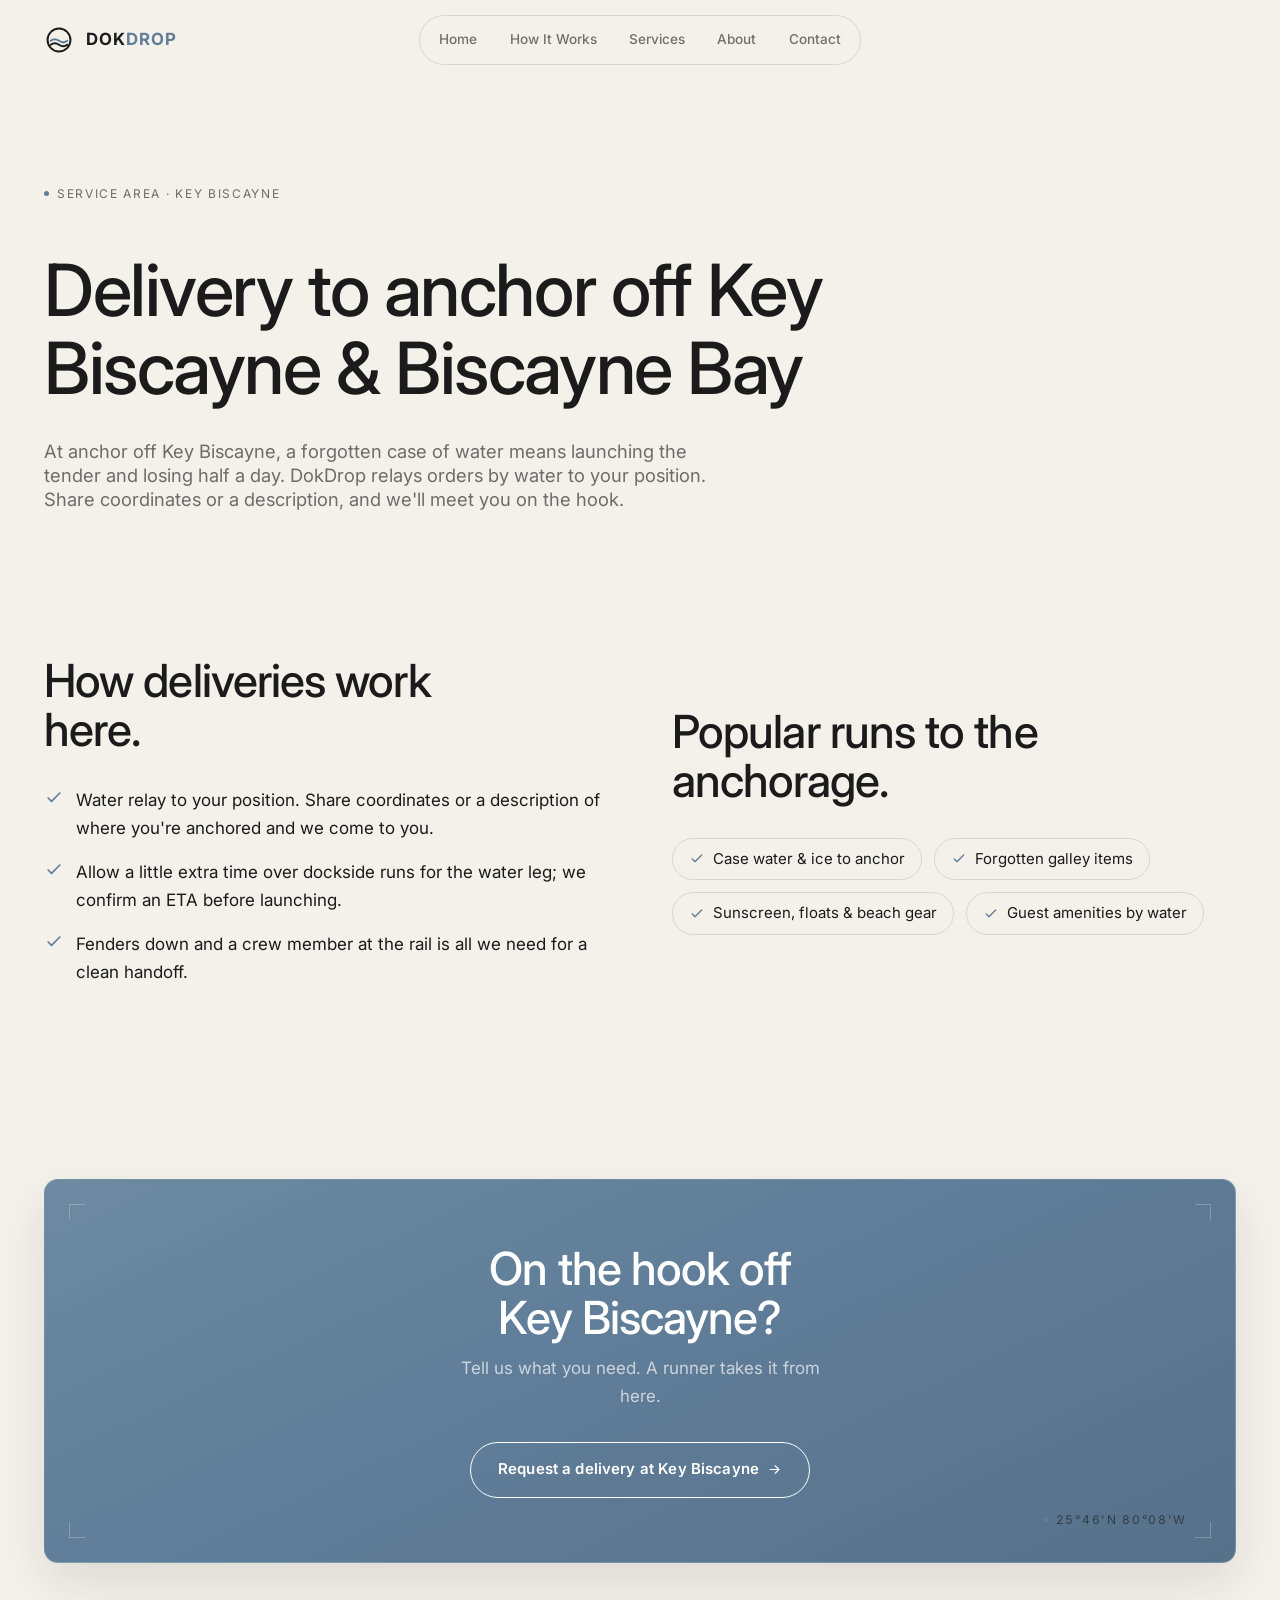
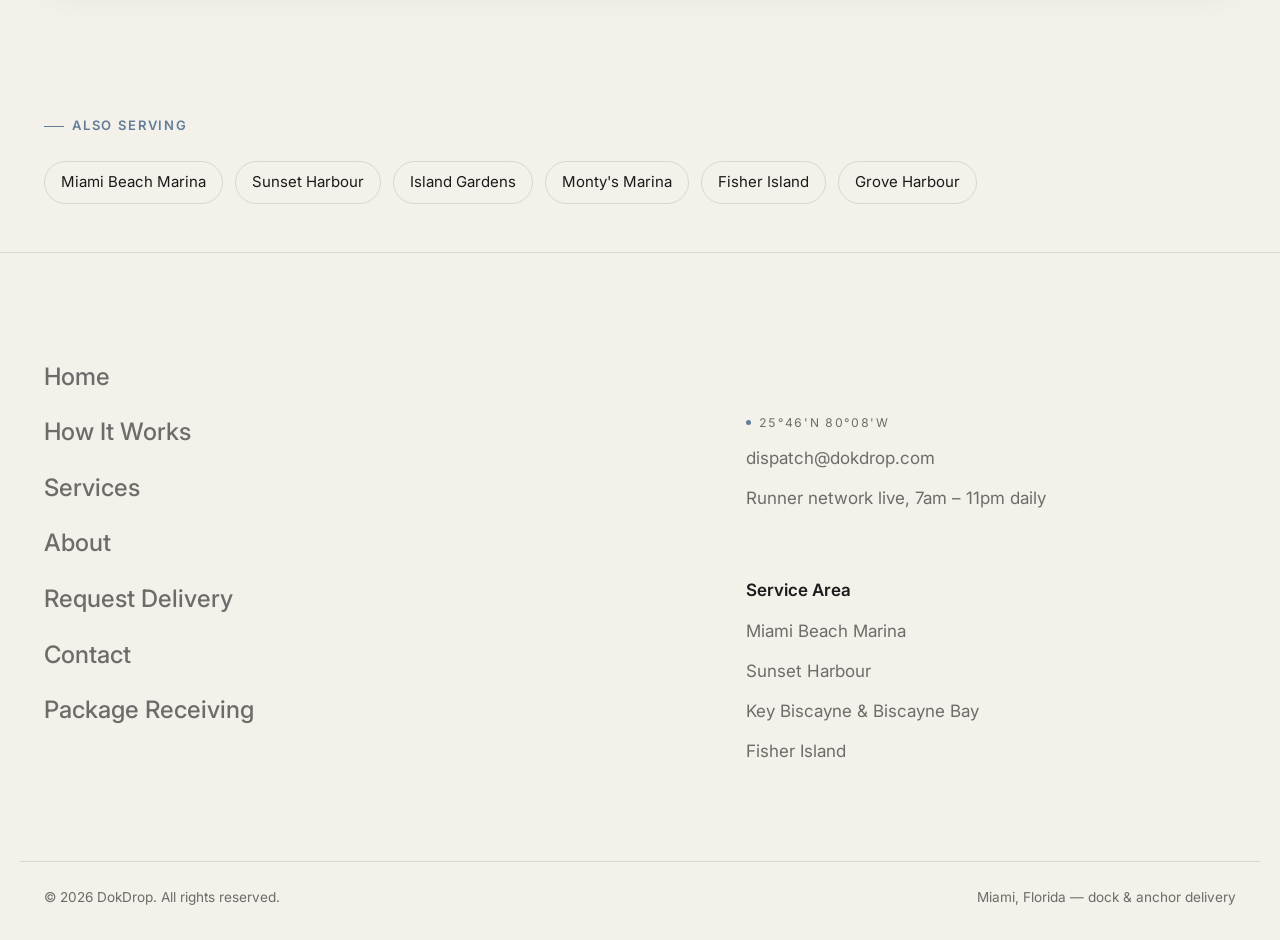
<file: delivery-key-biscayne-anchorage.html>
<!DOCTYPE html>
<html lang="en">
<head>
<meta charset="UTF-8">
<meta name="viewport" content="width=device-width, initial-scale=1">
<title>Yacht Delivery at Key Biscayne & Biscayne Bay — DokDrop</title>
<meta name="description" content="Delivery to anchor off Key Biscayne & Biscayne Bay. DokDrop relays orders by water to your position; share coordinates and we meet you on the hook.">
<link rel="icon" type="image/svg+xml" href="assets/images/favicon.svg?v=2">
<link rel="preconnect" href="https://fonts.googleapis.com">
<link rel="preconnect" href="https://fonts.gstatic.com" crossorigin>
<link rel="stylesheet" href="assets/css/styles.css">
<!-- TODO-REPLACE-PHONE: add "telephone" to the JSON-LD provider once the real dispatch number is set -->
<script type="application/ld+json">
{
  "@context": "https://schema.org",
  "@type": "Service",
  "serviceType": "Yacht provisioning and dock delivery",
  "provider": {
    "@type": "LocalBusiness",
    "name": "DokDrop",
    "email": "dispatch@dokdrop.com",
    "openingHours": "Mo-Su 07:00-23:00"
  },
  "areaServed": "Key Biscayne & Biscayne Bay anchorages, Miami, FL"
}
</script>
</head>
<body>
<a class="skip-link" href="#main">Skip to content</a>

<header class="site-header">
  <div class="container nav-row">
    <a href="index.html" class="brand" aria-label="DokDrop home">
      <svg class="brand-mark" viewBox="0 0 76 76" aria-hidden="true">
        <circle cx="38" cy="38" r="29" fill="none" stroke="var(--color-ink)" stroke-width="5"/>
        <path d="M17 40 Q 27 32, 38 40 T 59 40" fill="none" stroke="var(--slate)" stroke-width="5" stroke-linecap="round"/>
        <path d="M17 50 Q 27 42, 38 50 T 59 50" fill="none" stroke="var(--color-ink)" stroke-width="5" stroke-linecap="round"/>
      </svg>
      <span class="brand-word">Dok<em>Drop</em></span>
    </a>

    <nav class="tubelight-nav" aria-label="Primary">
      <div class="tubelight-nav-inner">
        <span class="tubelight-indicator" aria-hidden="true"><span class="tubelight-glow"></span></span>
        <a href="index.html" class="tubelight-item"><span class="tubelight-icon"><svg viewBox="0 0 24 24"><path d="M4 11.5 12 4l8 7.5" stroke="currentColor" stroke-width="1.7" stroke-linecap="round" stroke-linejoin="round" fill="none"/><path d="M6 10v9a1 1 0 0 0 1 1h3v-5.5h4V20h3a1 1 0 0 0 1-1v-9" stroke="currentColor" stroke-width="1.7" stroke-linecap="round" stroke-linejoin="round" fill="none"/></svg></span><span class="tubelight-label">Home</span></a>
        <a href="how-it-works.html" class="tubelight-item"><span class="tubelight-icon"><svg viewBox="0 0 24 24"><path d="M3 15.5h18l-2.3 4.7H5.3L3 15.5Z" stroke="currentColor" stroke-width="1.6" stroke-linejoin="round" fill="none"/><path d="M8.5 15.5V5" stroke="currentColor" stroke-width="1.6" stroke-linecap="round"/><path d="M8.5 5 15 15.5H8.5Z" stroke="currentColor" stroke-width="1.6" stroke-linejoin="round" fill="none"/></svg></span><span class="tubelight-label">How It Works</span></a>
        <a href="services.html" class="tubelight-item"><span class="tubelight-icon"><svg viewBox="0 0 24 24"><path d="M6 8h12l-1 12.5H7L6 8Z" stroke="currentColor" stroke-width="1.6" stroke-linejoin="round" fill="none"/><path d="M9 8V6.3a3 3 0 0 1 6 0V8" stroke="currentColor" stroke-width="1.6" stroke-linecap="round" fill="none"/></svg></span><span class="tubelight-label">Services</span></a>
        <a href="about.html" class="tubelight-item"><span class="tubelight-icon"><svg viewBox="0 0 24 24"><circle cx="12" cy="5.7" r="1.8" stroke="currentColor" stroke-width="1.5"/><path d="M12 7.5V19" stroke="currentColor" stroke-width="1.6" stroke-linecap="round"/><path d="M7.5 10.5h9" stroke="currentColor" stroke-width="1.6" stroke-linecap="round"/><path d="M5 13.5a7 7 0 0 0 7 5.5 7 7 0 0 0 7-5.5" stroke="currentColor" stroke-width="1.6" stroke-linecap="round" fill="none"/></svg></span><span class="tubelight-label">About</span></a>
        <a href="contact.html" class="tubelight-item"><span class="tubelight-icon"><svg viewBox="0 0 24 24"><path d="M6.6 4.3h3l1.3 3.6-1.9 1.4a10.8 10.8 0 0 0 5.2 5.2l1.4-1.9 3.6 1.3v3a1.5 1.5 0 0 1-1.6 1.5A15.3 15.3 0 0 1 5.1 5.9a1.5 1.5 0 0 1 1.5-1.6Z" stroke="currentColor" stroke-width="1.6" stroke-linejoin="round" fill="none"/></svg></span><span class="tubelight-label">Contact</span></a>
      </div>
    </nav>
  </div>
</header>

<main id="main">

  <section class="page-header overlap-header">
    <div class="container">
      <p class="coord" style="margin-bottom:var(--sp-6);">SERVICE AREA · KEY BISCAYNE</p>
      <h1 class="reveal-cinematic" style="max-width:18ch;">Delivery to anchor off Key Biscayne &amp; Biscayne Bay</h1>
      <p class="lede reveal-cinematic" style="max-width:56ch; margin-top:var(--sp-6);">At anchor off Key Biscayne, a forgotten case of water means launching the tender and losing half a day. DokDrop relays orders by water to your position. Share coordinates or a description, and we'll meet you on the hook.</p>
    </div>
  </section>

  <section class="section">
    <div class="container">
      <div class="two-col reveal">
        <div>
          <h2 style="max-width:14ch;">How deliveries work here.</h2>
          <ul class="list-check" style="margin-top:var(--sp-6);">
              <li><svg viewBox="0 0 24 24" fill="none"><path d="M5 12l4 4L19 6" stroke="currentColor" stroke-width="2" stroke-linecap="round" stroke-linejoin="round"/></svg><span>Water relay to your position. Share coordinates or a description of where you're anchored and we come to you.</span></li>
              <li><svg viewBox="0 0 24 24" fill="none"><path d="M5 12l4 4L19 6" stroke="currentColor" stroke-width="2" stroke-linecap="round" stroke-linejoin="round"/></svg><span>Allow a little extra time over dockside runs for the water leg; we confirm an ETA before launching.</span></li>
              <li><svg viewBox="0 0 24 24" fill="none"><path d="M5 12l4 4L19 6" stroke="currentColor" stroke-width="2" stroke-linecap="round" stroke-linejoin="round"/></svg><span>Fenders down and a crew member at the rail is all we need for a clean handoff.</span></li>
          </ul>
        </div>
        <div>
          <h2 style="max-width:14ch;">Popular runs to the anchorage.</h2>
          <div class="icon-scatter" style="margin-top:var(--sp-6);">
            <span class="chip"><svg viewBox="0 0 24 24" fill="none"><path d="M5 12l4 4L19 6" stroke="currentColor" stroke-width="2" stroke-linecap="round" stroke-linejoin="round"/></svg>Case water &amp; ice to anchor</span>
            <span class="chip"><svg viewBox="0 0 24 24" fill="none"><path d="M5 12l4 4L19 6" stroke="currentColor" stroke-width="2" stroke-linecap="round" stroke-linejoin="round"/></svg>Forgotten galley items</span>
            <span class="chip"><svg viewBox="0 0 24 24" fill="none"><path d="M5 12l4 4L19 6" stroke="currentColor" stroke-width="2" stroke-linecap="round" stroke-linejoin="round"/></svg>Sunscreen, floats &amp; beach gear</span>
            <span class="chip"><svg viewBox="0 0 24 24" fill="none"><path d="M5 12l4 4L19 6" stroke="currentColor" stroke-width="2" stroke-linecap="round" stroke-linejoin="round"/></svg>Guest amenities by water</span>
          </div>
        </div>
      </div>
    </div>
  </section>

  <section class="section">
    <div class="container">
      <div class="cta-band reveal">
        <span class="cta-band-tick cta-band-tick-tl" aria-hidden="true"></span>
        <span class="cta-band-tick cta-band-tick-tr" aria-hidden="true"></span>
        <span class="cta-band-tick cta-band-tick-bl" aria-hidden="true"></span>
        <span class="cta-band-tick cta-band-tick-br" aria-hidden="true"></span>
        <span class="coord cta-band-coord" aria-hidden="true">25°46'N 80°08'W</span>
        <div class="cta-band-content">
          <h2 class="reveal-cinematic">On the hook off Key Biscayne?</h2>
          <p class="reveal-cinematic" style="transition-delay:120ms;">Tell us what you need. A runner takes it from here.</p>
          <a href="request.html?marina=key-biscayne-anchorage" class="btn btn-outline cta-band-btn btn-shiny reveal-cinematic" style="transition-delay:220ms;">
            <span class="btn-shiny-label">Request a delivery at Key Biscayne</span>
            <svg viewBox="0 0 24 24" fill="none" aria-hidden="true"><path d="M5 12h14m0 0l-6-6m6 6l-6 6" stroke="currentColor" stroke-width="1.8" stroke-linecap="round" stroke-linejoin="round"/></svg>
          </a>
        </div>
      </div>
    </div>
  </section>

  <section class="section-tight">
    <div class="container">
      <span class="eyebrow">Also Serving</span>
      <div class="icon-scatter reveal" style="margin-top:var(--sp-5);">
        <a class="chip" href="delivery-miami-beach-marina.html">Miami Beach Marina</a>
        <a class="chip" href="delivery-sunset-harbour.html">Sunset Harbour</a>
        <a class="chip" href="delivery-island-gardens.html">Island Gardens</a>
        <a class="chip" href="delivery-montys-marina.html">Monty's Marina</a>
        <a class="chip" href="delivery-fisher-island.html">Fisher Island</a>
        <a class="chip" href="delivery-grove-harbour.html">Grove Harbour</a>
      </div>
    </div>
  </section>

</main>

<footer class="mega-footer">
  <div class="container mega-footer-grid">
    <nav class="mega-footer-nav" aria-label="Footer">
      <a href="index.html">Home</a>
      <a href="how-it-works.html">How It Works<sup class="rn">I</sup></a>
      <a href="services.html">Services<sup class="rn">II</sup></a>
      <a href="about.html">About<sup class="rn">III</sup></a>
      <a href="request.html">Request Delivery<sup class="rn">IV</sup></a>
      <a href="contact.html">Contact<sup class="rn">V</sup></a>
      <a href="package-receiving.html">Package Receiving<sup class="rn">VI</sup></a>
    </nav>
    <div>
      <div class="mega-footer-meta">
        <span class="coord">25°46'N 80°08'W</span>
        <!-- TODO-REPLACE-PHONE: add the real dispatch number here as a tel: link -->
        <a href="mailto:dispatch@dokdrop.com">dispatch@dokdrop.com</a>
        <span>Runner network live, 7am – 11pm daily</span>
      </div>
      <div class="mega-footer-meta">
        <span style="color:var(--color-ink); font-weight:600;">Service Area</span>
        <a href="delivery-miami-beach-marina.html">Miami Beach Marina</a>
        <a href="delivery-sunset-harbour.html">Sunset Harbour</a>
        <a href="delivery-key-biscayne-anchorage.html">Key Biscayne &amp; Biscayne Bay</a>
        <a href="delivery-fisher-island.html">Fisher Island</a>
      </div>
    </div>
  </div>
  <div class="container mega-footer-bottom">
    <span>© 2026 DokDrop. All rights reserved.</span>
    <span>Miami, Florida — dock &amp; anchor delivery</span>
  </div>
</footer>

<button class="scroll-compass" id="scroll-compass" aria-label="Scroll progress — return to top">
  <svg viewBox="0 0 56 56">
    <g class="compass-pointer" id="compass-pointer">
      <path d="M28 16 L34 32 L28 28 L22 32 Z" fill="var(--slate)"/>
    </g>
  </svg>
</button>

<script src="assets/js/main.js"></script>
</body>
</html>
</file>
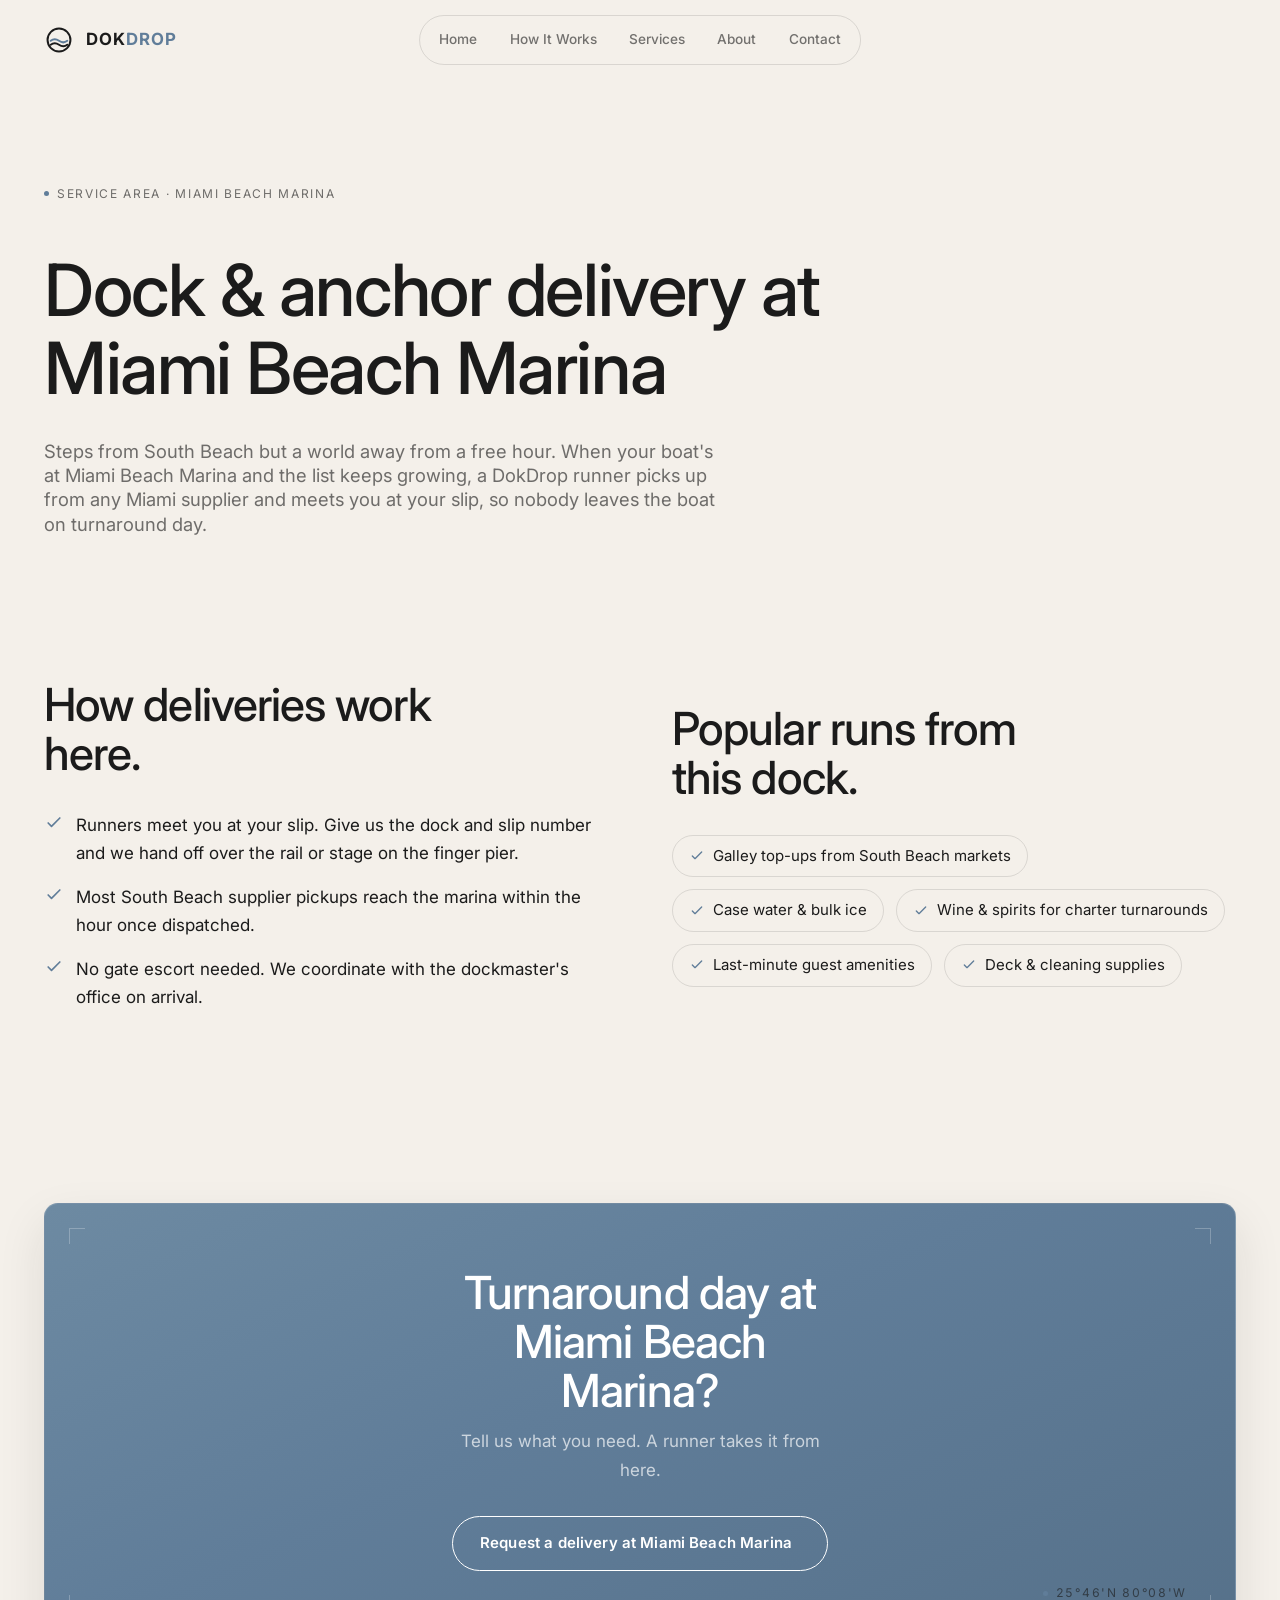
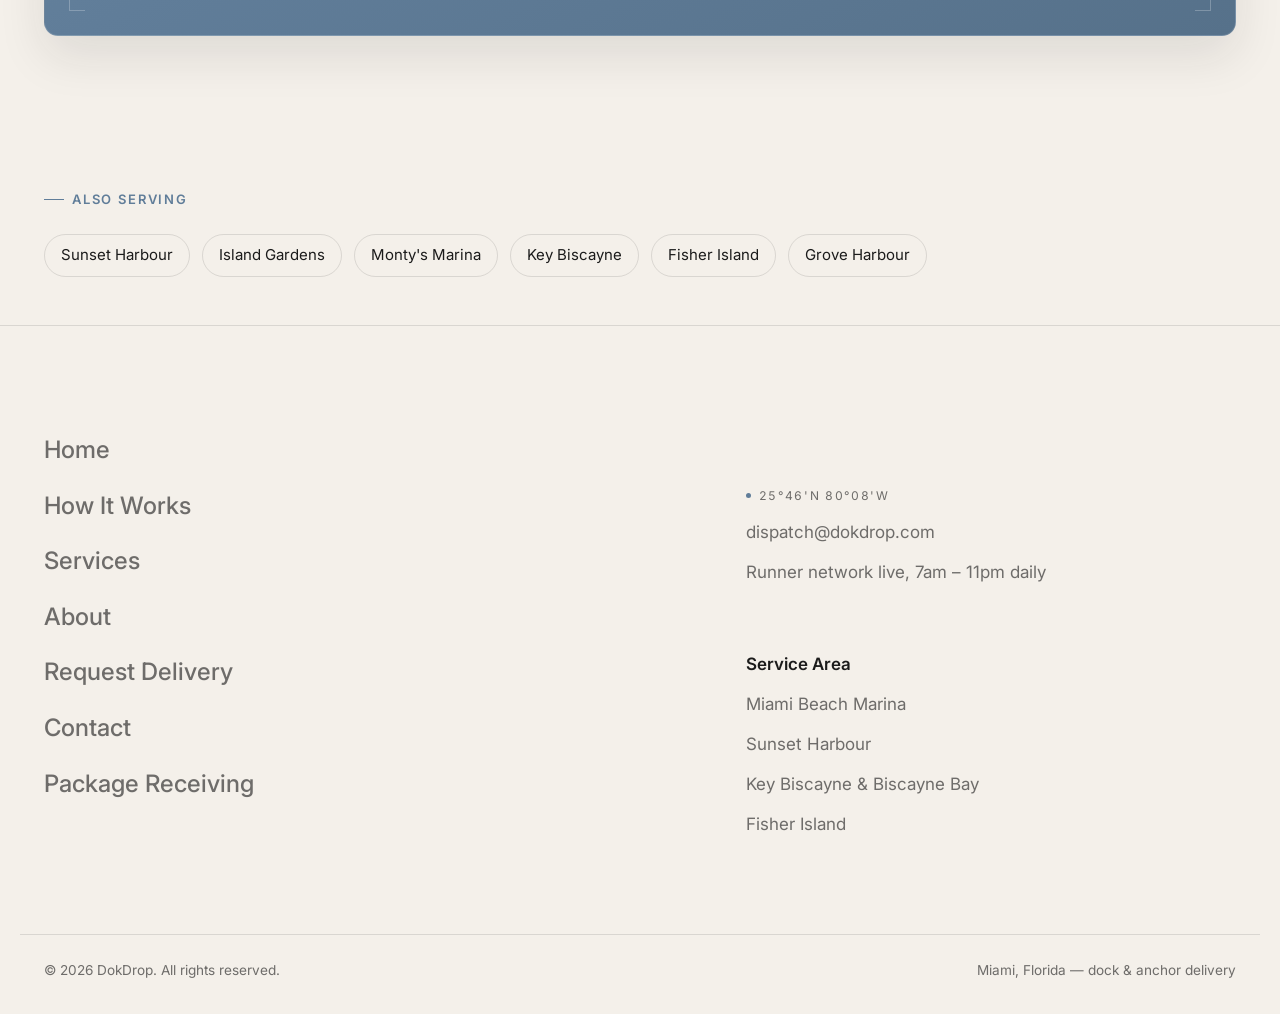
<file: delivery-miami-beach-marina.html>
<!DOCTYPE html>
<html lang="en">
<head>
<meta charset="UTF-8">
<meta name="viewport" content="width=device-width, initial-scale=1">
<title>Yacht Delivery at Miami Beach Marina — DokDrop</title>
<meta name="description" content="Same-day dock delivery at Miami Beach Marina: groceries, ice, parts, and guest amenities from any Miami supplier, brought straight to your slip.">
<link rel="icon" type="image/svg+xml" href="assets/images/favicon.svg?v=2">
<link rel="preconnect" href="https://fonts.googleapis.com">
<link rel="preconnect" href="https://fonts.gstatic.com" crossorigin>
<link rel="stylesheet" href="assets/css/styles.css">
<!-- TODO-REPLACE-PHONE: add "telephone" to the JSON-LD provider once the real dispatch number is set -->
<script type="application/ld+json">
{
  "@context": "https://schema.org",
  "@type": "Service",
  "serviceType": "Yacht provisioning and dock delivery",
  "provider": {
    "@type": "LocalBusiness",
    "name": "DokDrop",
    "email": "dispatch@dokdrop.com",
    "openingHours": "Mo-Su 07:00-23:00"
  },
  "areaServed": "Miami Beach Marina, Miami, FL"
}
</script>
</head>
<body>
<a class="skip-link" href="#main">Skip to content</a>

<header class="site-header">
  <div class="container nav-row">
    <a href="index.html" class="brand" aria-label="DokDrop home">
      <svg class="brand-mark" viewBox="0 0 76 76" aria-hidden="true">
        <circle cx="38" cy="38" r="29" fill="none" stroke="var(--color-ink)" stroke-width="5"/>
        <path d="M17 40 Q 27 32, 38 40 T 59 40" fill="none" stroke="var(--slate)" stroke-width="5" stroke-linecap="round"/>
        <path d="M17 50 Q 27 42, 38 50 T 59 50" fill="none" stroke="var(--color-ink)" stroke-width="5" stroke-linecap="round"/>
      </svg>
      <span class="brand-word">Dok<em>Drop</em></span>
    </a>

    <nav class="tubelight-nav" aria-label="Primary">
      <div class="tubelight-nav-inner">
        <span class="tubelight-indicator" aria-hidden="true"><span class="tubelight-glow"></span></span>
        <a href="index.html" class="tubelight-item"><span class="tubelight-icon"><svg viewBox="0 0 24 24"><path d="M4 11.5 12 4l8 7.5" stroke="currentColor" stroke-width="1.7" stroke-linecap="round" stroke-linejoin="round" fill="none"/><path d="M6 10v9a1 1 0 0 0 1 1h3v-5.5h4V20h3a1 1 0 0 0 1-1v-9" stroke="currentColor" stroke-width="1.7" stroke-linecap="round" stroke-linejoin="round" fill="none"/></svg></span><span class="tubelight-label">Home</span></a>
        <a href="how-it-works.html" class="tubelight-item"><span class="tubelight-icon"><svg viewBox="0 0 24 24"><path d="M3 15.5h18l-2.3 4.7H5.3L3 15.5Z" stroke="currentColor" stroke-width="1.6" stroke-linejoin="round" fill="none"/><path d="M8.5 15.5V5" stroke="currentColor" stroke-width="1.6" stroke-linecap="round"/><path d="M8.5 5 15 15.5H8.5Z" stroke="currentColor" stroke-width="1.6" stroke-linejoin="round" fill="none"/></svg></span><span class="tubelight-label">How It Works</span></a>
        <a href="services.html" class="tubelight-item"><span class="tubelight-icon"><svg viewBox="0 0 24 24"><path d="M6 8h12l-1 12.5H7L6 8Z" stroke="currentColor" stroke-width="1.6" stroke-linejoin="round" fill="none"/><path d="M9 8V6.3a3 3 0 0 1 6 0V8" stroke="currentColor" stroke-width="1.6" stroke-linecap="round" fill="none"/></svg></span><span class="tubelight-label">Services</span></a>
        <a href="about.html" class="tubelight-item"><span class="tubelight-icon"><svg viewBox="0 0 24 24"><circle cx="12" cy="5.7" r="1.8" stroke="currentColor" stroke-width="1.5"/><path d="M12 7.5V19" stroke="currentColor" stroke-width="1.6" stroke-linecap="round"/><path d="M7.5 10.5h9" stroke="currentColor" stroke-width="1.6" stroke-linecap="round"/><path d="M5 13.5a7 7 0 0 0 7 5.5 7 7 0 0 0 7-5.5" stroke="currentColor" stroke-width="1.6" stroke-linecap="round" fill="none"/></svg></span><span class="tubelight-label">About</span></a>
        <a href="contact.html" class="tubelight-item"><span class="tubelight-icon"><svg viewBox="0 0 24 24"><path d="M6.6 4.3h3l1.3 3.6-1.9 1.4a10.8 10.8 0 0 0 5.2 5.2l1.4-1.9 3.6 1.3v3a1.5 1.5 0 0 1-1.6 1.5A15.3 15.3 0 0 1 5.1 5.9a1.5 1.5 0 0 1 1.5-1.6Z" stroke="currentColor" stroke-width="1.6" stroke-linejoin="round" fill="none"/></svg></span><span class="tubelight-label">Contact</span></a>
      </div>
    </nav>
  </div>
</header>

<main id="main">

  <section class="page-header overlap-header">
    <div class="container">
      <p class="coord" style="margin-bottom:var(--sp-6);">SERVICE AREA · MIAMI BEACH MARINA</p>
      <h1 class="reveal-cinematic" style="max-width:18ch;">Dock &amp; anchor delivery at Miami Beach Marina</h1>
      <p class="lede reveal-cinematic" style="max-width:56ch; margin-top:var(--sp-6);">Steps from South Beach but a world away from a free hour. When your boat's at Miami Beach Marina and the list keeps growing, a DokDrop runner picks up from any Miami supplier and meets you at your slip, so nobody leaves the boat on turnaround day.</p>
    </div>
  </section>

  <section class="section">
    <div class="container">
      <div class="two-col reveal">
        <div>
          <h2 style="max-width:14ch;">How deliveries work here.</h2>
          <ul class="list-check" style="margin-top:var(--sp-6);">
              <li><svg viewBox="0 0 24 24" fill="none"><path d="M5 12l4 4L19 6" stroke="currentColor" stroke-width="2" stroke-linecap="round" stroke-linejoin="round"/></svg><span>Runners meet you at your slip. Give us the dock and slip number and we hand off over the rail or stage on the finger pier.</span></li>
              <li><svg viewBox="0 0 24 24" fill="none"><path d="M5 12l4 4L19 6" stroke="currentColor" stroke-width="2" stroke-linecap="round" stroke-linejoin="round"/></svg><span>Most South Beach supplier pickups reach the marina within the hour once dispatched.</span></li>
              <li><svg viewBox="0 0 24 24" fill="none"><path d="M5 12l4 4L19 6" stroke="currentColor" stroke-width="2" stroke-linecap="round" stroke-linejoin="round"/></svg><span>No gate escort needed. We coordinate with the dockmaster's office on arrival.</span></li>
          </ul>
        </div>
        <div>
          <h2 style="max-width:14ch;">Popular runs from this dock.</h2>
          <div class="icon-scatter" style="margin-top:var(--sp-6);">
            <span class="chip"><svg viewBox="0 0 24 24" fill="none"><path d="M5 12l4 4L19 6" stroke="currentColor" stroke-width="2" stroke-linecap="round" stroke-linejoin="round"/></svg>Galley top-ups from South Beach markets</span>
            <span class="chip"><svg viewBox="0 0 24 24" fill="none"><path d="M5 12l4 4L19 6" stroke="currentColor" stroke-width="2" stroke-linecap="round" stroke-linejoin="round"/></svg>Case water &amp; bulk ice</span>
            <span class="chip"><svg viewBox="0 0 24 24" fill="none"><path d="M5 12l4 4L19 6" stroke="currentColor" stroke-width="2" stroke-linecap="round" stroke-linejoin="round"/></svg>Wine &amp; spirits for charter turnarounds</span>
            <span class="chip"><svg viewBox="0 0 24 24" fill="none"><path d="M5 12l4 4L19 6" stroke="currentColor" stroke-width="2" stroke-linecap="round" stroke-linejoin="round"/></svg>Last-minute guest amenities</span>
            <span class="chip"><svg viewBox="0 0 24 24" fill="none"><path d="M5 12l4 4L19 6" stroke="currentColor" stroke-width="2" stroke-linecap="round" stroke-linejoin="round"/></svg>Deck &amp; cleaning supplies</span>
          </div>
        </div>
      </div>
    </div>
  </section>

  <section class="section">
    <div class="container">
      <div class="cta-band reveal">
        <span class="cta-band-tick cta-band-tick-tl" aria-hidden="true"></span>
        <span class="cta-band-tick cta-band-tick-tr" aria-hidden="true"></span>
        <span class="cta-band-tick cta-band-tick-bl" aria-hidden="true"></span>
        <span class="cta-band-tick cta-band-tick-br" aria-hidden="true"></span>
        <span class="coord cta-band-coord" aria-hidden="true">25°46'N 80°08'W</span>
        <div class="cta-band-content">
          <h2 class="reveal-cinematic">Turnaround day at Miami Beach Marina?</h2>
          <p class="reveal-cinematic" style="transition-delay:120ms;">Tell us what you need. A runner takes it from here.</p>
          <a href="request.html?marina=miami-beach-marina" class="btn btn-outline cta-band-btn btn-shiny reveal-cinematic" style="transition-delay:220ms;">
            <span class="btn-shiny-label">Request a delivery at Miami Beach Marina</span>
            <svg viewBox="0 0 24 24" fill="none" aria-hidden="true"><path d="M5 12h14m0 0l-6-6m6 6l-6 6" stroke="currentColor" stroke-width="1.8" stroke-linecap="round" stroke-linejoin="round"/></svg>
          </a>
        </div>
      </div>
    </div>
  </section>

  <section class="section-tight">
    <div class="container">
      <span class="eyebrow">Also Serving</span>
      <div class="icon-scatter reveal" style="margin-top:var(--sp-5);">
        <a class="chip" href="delivery-sunset-harbour.html">Sunset Harbour</a>
        <a class="chip" href="delivery-island-gardens.html">Island Gardens</a>
        <a class="chip" href="delivery-montys-marina.html">Monty's Marina</a>
        <a class="chip" href="delivery-key-biscayne-anchorage.html">Key Biscayne</a>
        <a class="chip" href="delivery-fisher-island.html">Fisher Island</a>
        <a class="chip" href="delivery-grove-harbour.html">Grove Harbour</a>
      </div>
    </div>
  </section>

</main>

<footer class="mega-footer">
  <div class="container mega-footer-grid">
    <nav class="mega-footer-nav" aria-label="Footer">
      <a href="index.html">Home</a>
      <a href="how-it-works.html">How It Works<sup class="rn">I</sup></a>
      <a href="services.html">Services<sup class="rn">II</sup></a>
      <a href="about.html">About<sup class="rn">III</sup></a>
      <a href="request.html">Request Delivery<sup class="rn">IV</sup></a>
      <a href="contact.html">Contact<sup class="rn">V</sup></a>
      <a href="package-receiving.html">Package Receiving<sup class="rn">VI</sup></a>
    </nav>
    <div>
      <div class="mega-footer-meta">
        <span class="coord">25°46'N 80°08'W</span>
        <!-- TODO-REPLACE-PHONE: add the real dispatch number here as a tel: link -->
        <a href="mailto:dispatch@dokdrop.com">dispatch@dokdrop.com</a>
        <span>Runner network live, 7am – 11pm daily</span>
      </div>
      <div class="mega-footer-meta">
        <span style="color:var(--color-ink); font-weight:600;">Service Area</span>
        <a href="delivery-miami-beach-marina.html">Miami Beach Marina</a>
        <a href="delivery-sunset-harbour.html">Sunset Harbour</a>
        <a href="delivery-key-biscayne-anchorage.html">Key Biscayne &amp; Biscayne Bay</a>
        <a href="delivery-fisher-island.html">Fisher Island</a>
      </div>
    </div>
  </div>
  <div class="container mega-footer-bottom">
    <span>© 2026 DokDrop. All rights reserved.</span>
    <span>Miami, Florida — dock &amp; anchor delivery</span>
  </div>
</footer>

<button class="scroll-compass" id="scroll-compass" aria-label="Scroll progress — return to top">
  <svg viewBox="0 0 56 56">
    <g class="compass-pointer" id="compass-pointer">
      <path d="M28 16 L34 32 L28 28 L22 32 Z" fill="var(--slate)"/>
    </g>
  </svg>
</button>

<script src="assets/js/main.js"></script>
</body>
</html>
</file>
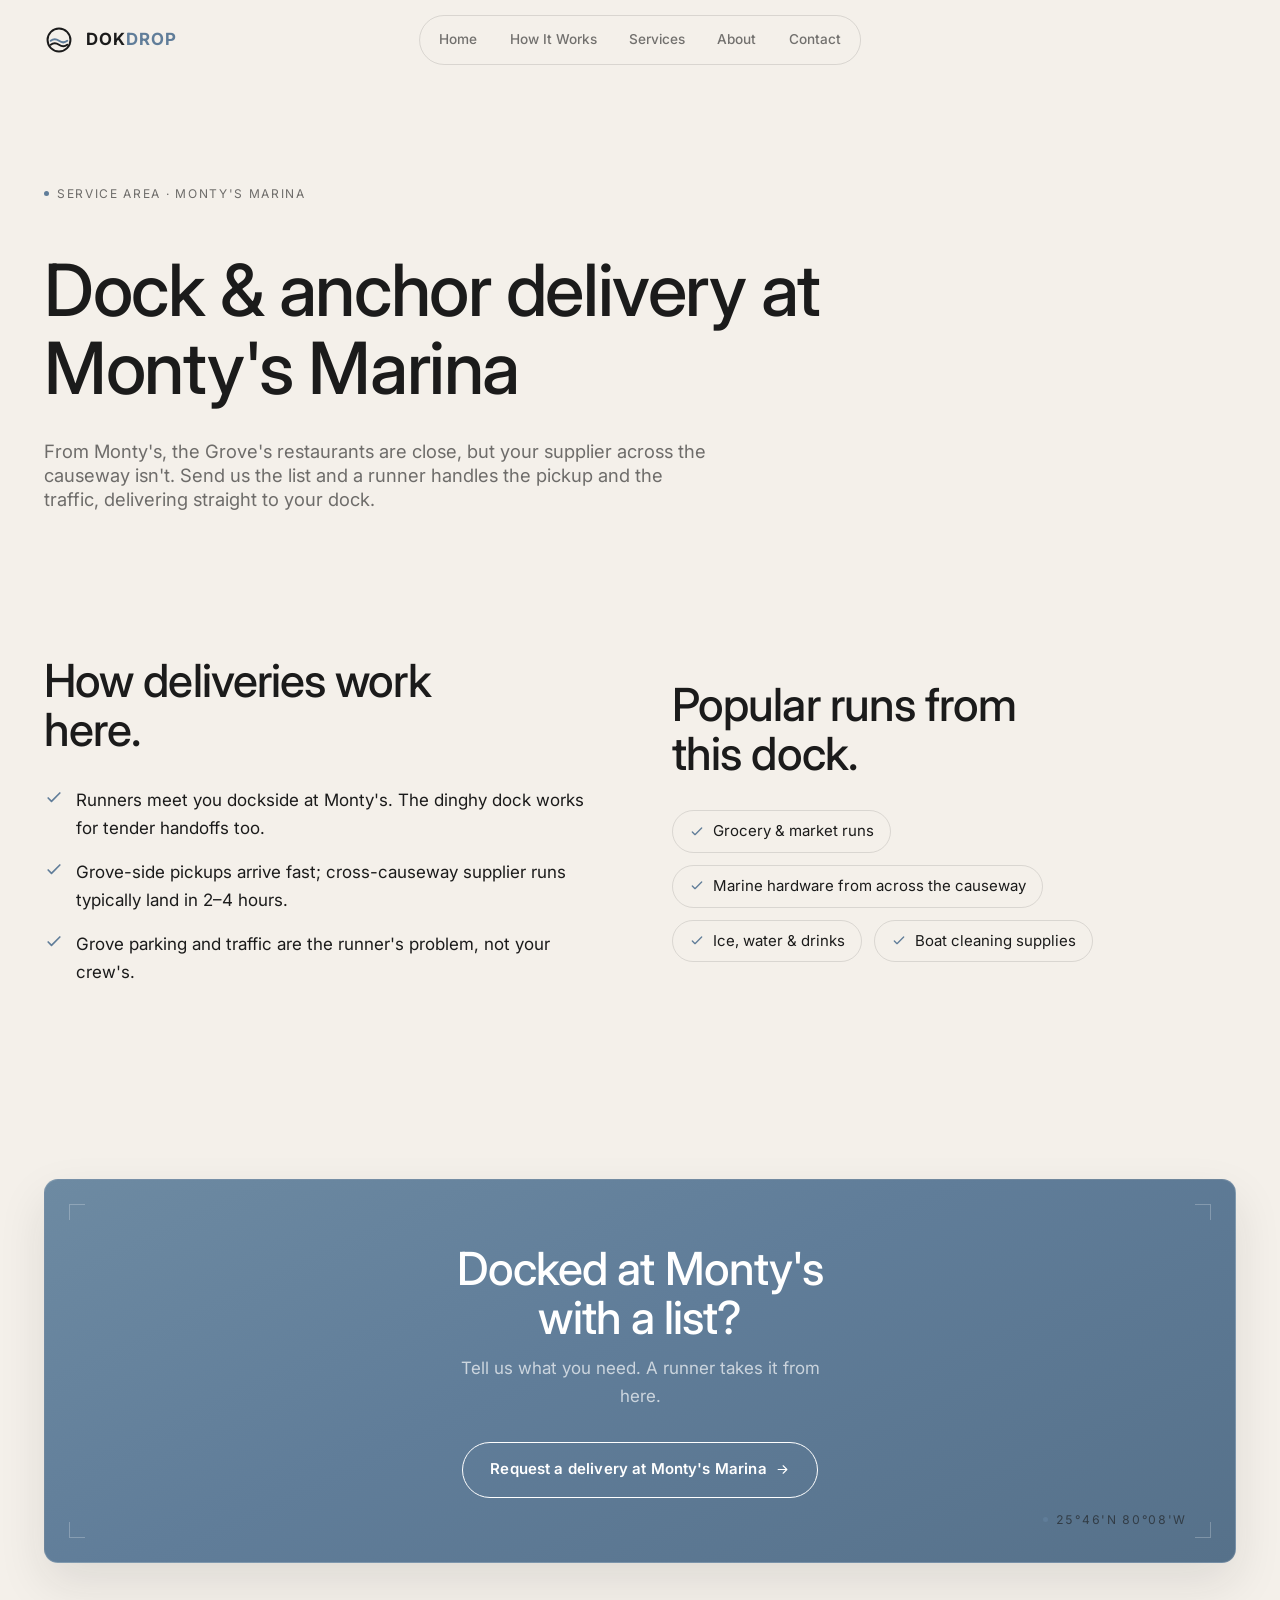
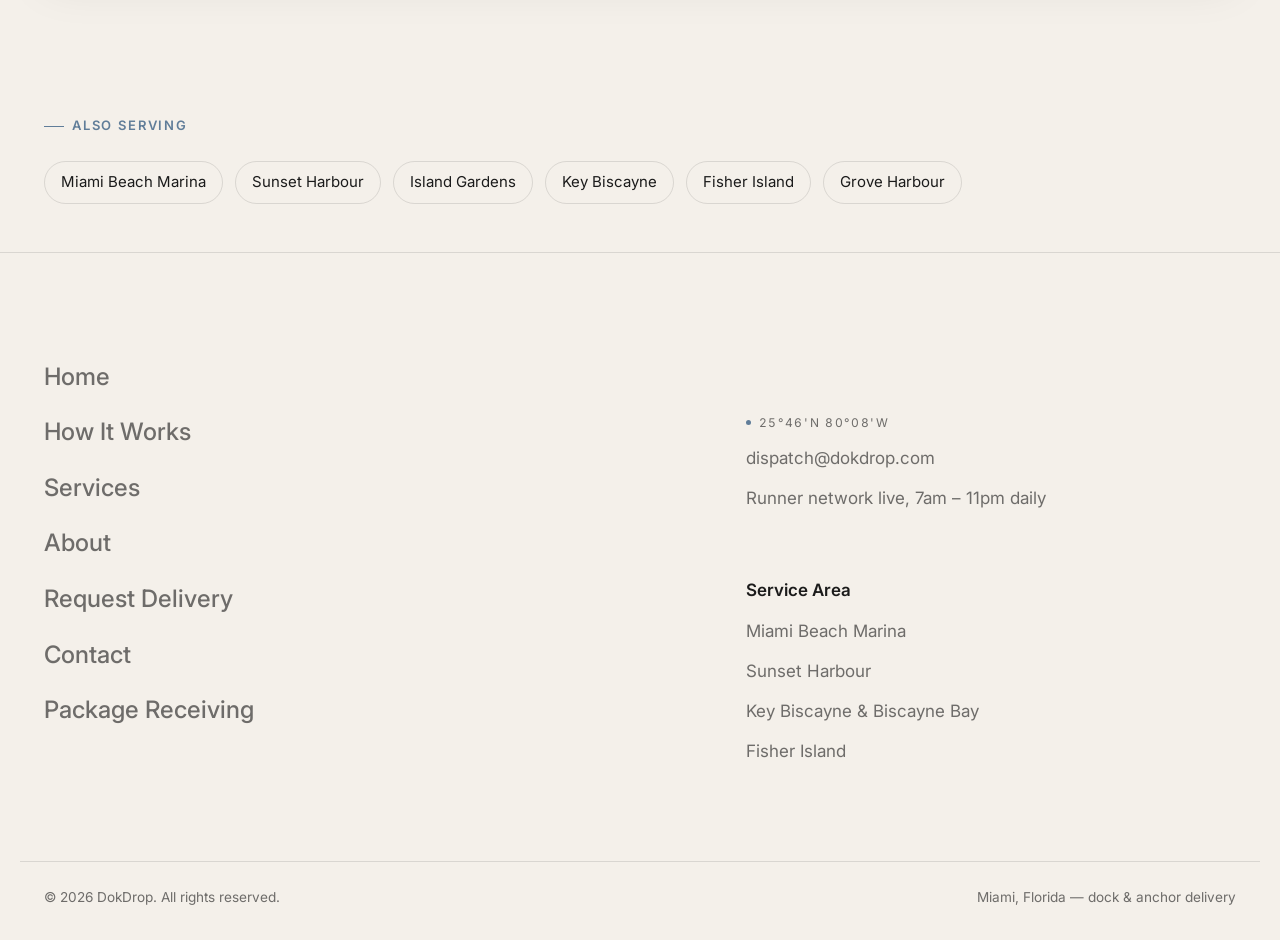
<file: delivery-montys-marina.html>
<!DOCTYPE html>
<html lang="en">
<head>
<meta charset="UTF-8">
<meta name="viewport" content="width=device-width, initial-scale=1">
<title>Yacht Delivery at Monty's Marina, Coconut Grove — DokDrop</title>
<meta name="description" content="Dock delivery at Monty's Marina, Coconut Grove. A DokDrop runner handles the pickup and the causeway traffic, delivering straight to your dock.">
<link rel="icon" type="image/svg+xml" href="assets/images/favicon.svg?v=2">
<link rel="preconnect" href="https://fonts.googleapis.com">
<link rel="preconnect" href="https://fonts.gstatic.com" crossorigin>
<link rel="stylesheet" href="assets/css/styles.css">
<!-- TODO-REPLACE-PHONE: add "telephone" to the JSON-LD provider once the real dispatch number is set -->
<script type="application/ld+json">
{
  "@context": "https://schema.org",
  "@type": "Service",
  "serviceType": "Yacht provisioning and dock delivery",
  "provider": {
    "@type": "LocalBusiness",
    "name": "DokDrop",
    "email": "dispatch@dokdrop.com",
    "openingHours": "Mo-Su 07:00-23:00"
  },
  "areaServed": "Monty's Marina, Coconut Grove, Miami, FL"
}
</script>
</head>
<body>
<a class="skip-link" href="#main">Skip to content</a>

<header class="site-header">
  <div class="container nav-row">
    <a href="index.html" class="brand" aria-label="DokDrop home">
      <svg class="brand-mark" viewBox="0 0 76 76" aria-hidden="true">
        <circle cx="38" cy="38" r="29" fill="none" stroke="var(--color-ink)" stroke-width="5"/>
        <path d="M17 40 Q 27 32, 38 40 T 59 40" fill="none" stroke="var(--slate)" stroke-width="5" stroke-linecap="round"/>
        <path d="M17 50 Q 27 42, 38 50 T 59 50" fill="none" stroke="var(--color-ink)" stroke-width="5" stroke-linecap="round"/>
      </svg>
      <span class="brand-word">Dok<em>Drop</em></span>
    </a>

    <nav class="tubelight-nav" aria-label="Primary">
      <div class="tubelight-nav-inner">
        <span class="tubelight-indicator" aria-hidden="true"><span class="tubelight-glow"></span></span>
        <a href="index.html" class="tubelight-item"><span class="tubelight-icon"><svg viewBox="0 0 24 24"><path d="M4 11.5 12 4l8 7.5" stroke="currentColor" stroke-width="1.7" stroke-linecap="round" stroke-linejoin="round" fill="none"/><path d="M6 10v9a1 1 0 0 0 1 1h3v-5.5h4V20h3a1 1 0 0 0 1-1v-9" stroke="currentColor" stroke-width="1.7" stroke-linecap="round" stroke-linejoin="round" fill="none"/></svg></span><span class="tubelight-label">Home</span></a>
        <a href="how-it-works.html" class="tubelight-item"><span class="tubelight-icon"><svg viewBox="0 0 24 24"><path d="M3 15.5h18l-2.3 4.7H5.3L3 15.5Z" stroke="currentColor" stroke-width="1.6" stroke-linejoin="round" fill="none"/><path d="M8.5 15.5V5" stroke="currentColor" stroke-width="1.6" stroke-linecap="round"/><path d="M8.5 5 15 15.5H8.5Z" stroke="currentColor" stroke-width="1.6" stroke-linejoin="round" fill="none"/></svg></span><span class="tubelight-label">How It Works</span></a>
        <a href="services.html" class="tubelight-item"><span class="tubelight-icon"><svg viewBox="0 0 24 24"><path d="M6 8h12l-1 12.5H7L6 8Z" stroke="currentColor" stroke-width="1.6" stroke-linejoin="round" fill="none"/><path d="M9 8V6.3a3 3 0 0 1 6 0V8" stroke="currentColor" stroke-width="1.6" stroke-linecap="round" fill="none"/></svg></span><span class="tubelight-label">Services</span></a>
        <a href="about.html" class="tubelight-item"><span class="tubelight-icon"><svg viewBox="0 0 24 24"><circle cx="12" cy="5.7" r="1.8" stroke="currentColor" stroke-width="1.5"/><path d="M12 7.5V19" stroke="currentColor" stroke-width="1.6" stroke-linecap="round"/><path d="M7.5 10.5h9" stroke="currentColor" stroke-width="1.6" stroke-linecap="round"/><path d="M5 13.5a7 7 0 0 0 7 5.5 7 7 0 0 0 7-5.5" stroke="currentColor" stroke-width="1.6" stroke-linecap="round" fill="none"/></svg></span><span class="tubelight-label">About</span></a>
        <a href="contact.html" class="tubelight-item"><span class="tubelight-icon"><svg viewBox="0 0 24 24"><path d="M6.6 4.3h3l1.3 3.6-1.9 1.4a10.8 10.8 0 0 0 5.2 5.2l1.4-1.9 3.6 1.3v3a1.5 1.5 0 0 1-1.6 1.5A15.3 15.3 0 0 1 5.1 5.9a1.5 1.5 0 0 1 1.5-1.6Z" stroke="currentColor" stroke-width="1.6" stroke-linejoin="round" fill="none"/></svg></span><span class="tubelight-label">Contact</span></a>
      </div>
    </nav>
  </div>
</header>

<main id="main">

  <section class="page-header overlap-header">
    <div class="container">
      <p class="coord" style="margin-bottom:var(--sp-6);">SERVICE AREA · MONTY'S MARINA</p>
      <h1 class="reveal-cinematic" style="max-width:18ch;">Dock &amp; anchor delivery at Monty's Marina</h1>
      <p class="lede reveal-cinematic" style="max-width:56ch; margin-top:var(--sp-6);">From Monty's, the Grove's restaurants are close, but your supplier across the causeway isn't. Send us the list and a runner handles the pickup and the traffic, delivering straight to your dock.</p>
    </div>
  </section>

  <section class="section">
    <div class="container">
      <div class="two-col reveal">
        <div>
          <h2 style="max-width:14ch;">How deliveries work here.</h2>
          <ul class="list-check" style="margin-top:var(--sp-6);">
              <li><svg viewBox="0 0 24 24" fill="none"><path d="M5 12l4 4L19 6" stroke="currentColor" stroke-width="2" stroke-linecap="round" stroke-linejoin="round"/></svg><span>Runners meet you dockside at Monty's. The dinghy dock works for tender handoffs too.</span></li>
              <li><svg viewBox="0 0 24 24" fill="none"><path d="M5 12l4 4L19 6" stroke="currentColor" stroke-width="2" stroke-linecap="round" stroke-linejoin="round"/></svg><span>Grove-side pickups arrive fast; cross-causeway supplier runs typically land in 2–4 hours.</span></li>
              <li><svg viewBox="0 0 24 24" fill="none"><path d="M5 12l4 4L19 6" stroke="currentColor" stroke-width="2" stroke-linecap="round" stroke-linejoin="round"/></svg><span>Grove parking and traffic are the runner's problem, not your crew's.</span></li>
          </ul>
        </div>
        <div>
          <h2 style="max-width:14ch;">Popular runs from this dock.</h2>
          <div class="icon-scatter" style="margin-top:var(--sp-6);">
            <span class="chip"><svg viewBox="0 0 24 24" fill="none"><path d="M5 12l4 4L19 6" stroke="currentColor" stroke-width="2" stroke-linecap="round" stroke-linejoin="round"/></svg>Grocery &amp; market runs</span>
            <span class="chip"><svg viewBox="0 0 24 24" fill="none"><path d="M5 12l4 4L19 6" stroke="currentColor" stroke-width="2" stroke-linecap="round" stroke-linejoin="round"/></svg>Marine hardware from across the causeway</span>
            <span class="chip"><svg viewBox="0 0 24 24" fill="none"><path d="M5 12l4 4L19 6" stroke="currentColor" stroke-width="2" stroke-linecap="round" stroke-linejoin="round"/></svg>Ice, water &amp; drinks</span>
            <span class="chip"><svg viewBox="0 0 24 24" fill="none"><path d="M5 12l4 4L19 6" stroke="currentColor" stroke-width="2" stroke-linecap="round" stroke-linejoin="round"/></svg>Boat cleaning supplies</span>
          </div>
        </div>
      </div>
    </div>
  </section>

  <section class="section">
    <div class="container">
      <div class="cta-band reveal">
        <span class="cta-band-tick cta-band-tick-tl" aria-hidden="true"></span>
        <span class="cta-band-tick cta-band-tick-tr" aria-hidden="true"></span>
        <span class="cta-band-tick cta-band-tick-bl" aria-hidden="true"></span>
        <span class="cta-band-tick cta-band-tick-br" aria-hidden="true"></span>
        <span class="coord cta-band-coord" aria-hidden="true">25°46'N 80°08'W</span>
        <div class="cta-band-content">
          <h2 class="reveal-cinematic">Docked at Monty's with a list?</h2>
          <p class="reveal-cinematic" style="transition-delay:120ms;">Tell us what you need. A runner takes it from here.</p>
          <a href="request.html?marina=montys-marina" class="btn btn-outline cta-band-btn btn-shiny reveal-cinematic" style="transition-delay:220ms;">
            <span class="btn-shiny-label">Request a delivery at Monty's Marina</span>
            <svg viewBox="0 0 24 24" fill="none" aria-hidden="true"><path d="M5 12h14m0 0l-6-6m6 6l-6 6" stroke="currentColor" stroke-width="1.8" stroke-linecap="round" stroke-linejoin="round"/></svg>
          </a>
        </div>
      </div>
    </div>
  </section>

  <section class="section-tight">
    <div class="container">
      <span class="eyebrow">Also Serving</span>
      <div class="icon-scatter reveal" style="margin-top:var(--sp-5);">
        <a class="chip" href="delivery-miami-beach-marina.html">Miami Beach Marina</a>
        <a class="chip" href="delivery-sunset-harbour.html">Sunset Harbour</a>
        <a class="chip" href="delivery-island-gardens.html">Island Gardens</a>
        <a class="chip" href="delivery-key-biscayne-anchorage.html">Key Biscayne</a>
        <a class="chip" href="delivery-fisher-island.html">Fisher Island</a>
        <a class="chip" href="delivery-grove-harbour.html">Grove Harbour</a>
      </div>
    </div>
  </section>

</main>

<footer class="mega-footer">
  <div class="container mega-footer-grid">
    <nav class="mega-footer-nav" aria-label="Footer">
      <a href="index.html">Home</a>
      <a href="how-it-works.html">How It Works<sup class="rn">I</sup></a>
      <a href="services.html">Services<sup class="rn">II</sup></a>
      <a href="about.html">About<sup class="rn">III</sup></a>
      <a href="request.html">Request Delivery<sup class="rn">IV</sup></a>
      <a href="contact.html">Contact<sup class="rn">V</sup></a>
      <a href="package-receiving.html">Package Receiving<sup class="rn">VI</sup></a>
    </nav>
    <div>
      <div class="mega-footer-meta">
        <span class="coord">25°46'N 80°08'W</span>
        <!-- TODO-REPLACE-PHONE: add the real dispatch number here as a tel: link -->
        <a href="mailto:dispatch@dokdrop.com">dispatch@dokdrop.com</a>
        <span>Runner network live, 7am – 11pm daily</span>
      </div>
      <div class="mega-footer-meta">
        <span style="color:var(--color-ink); font-weight:600;">Service Area</span>
        <a href="delivery-miami-beach-marina.html">Miami Beach Marina</a>
        <a href="delivery-sunset-harbour.html">Sunset Harbour</a>
        <a href="delivery-key-biscayne-anchorage.html">Key Biscayne &amp; Biscayne Bay</a>
        <a href="delivery-fisher-island.html">Fisher Island</a>
      </div>
    </div>
  </div>
  <div class="container mega-footer-bottom">
    <span>© 2026 DokDrop. All rights reserved.</span>
    <span>Miami, Florida — dock &amp; anchor delivery</span>
  </div>
</footer>

<button class="scroll-compass" id="scroll-compass" aria-label="Scroll progress — return to top">
  <svg viewBox="0 0 56 56">
    <g class="compass-pointer" id="compass-pointer">
      <path d="M28 16 L34 32 L28 28 L22 32 Z" fill="var(--slate)"/>
    </g>
  </svg>
</button>

<script src="assets/js/main.js"></script>
</body>
</html>
</file>
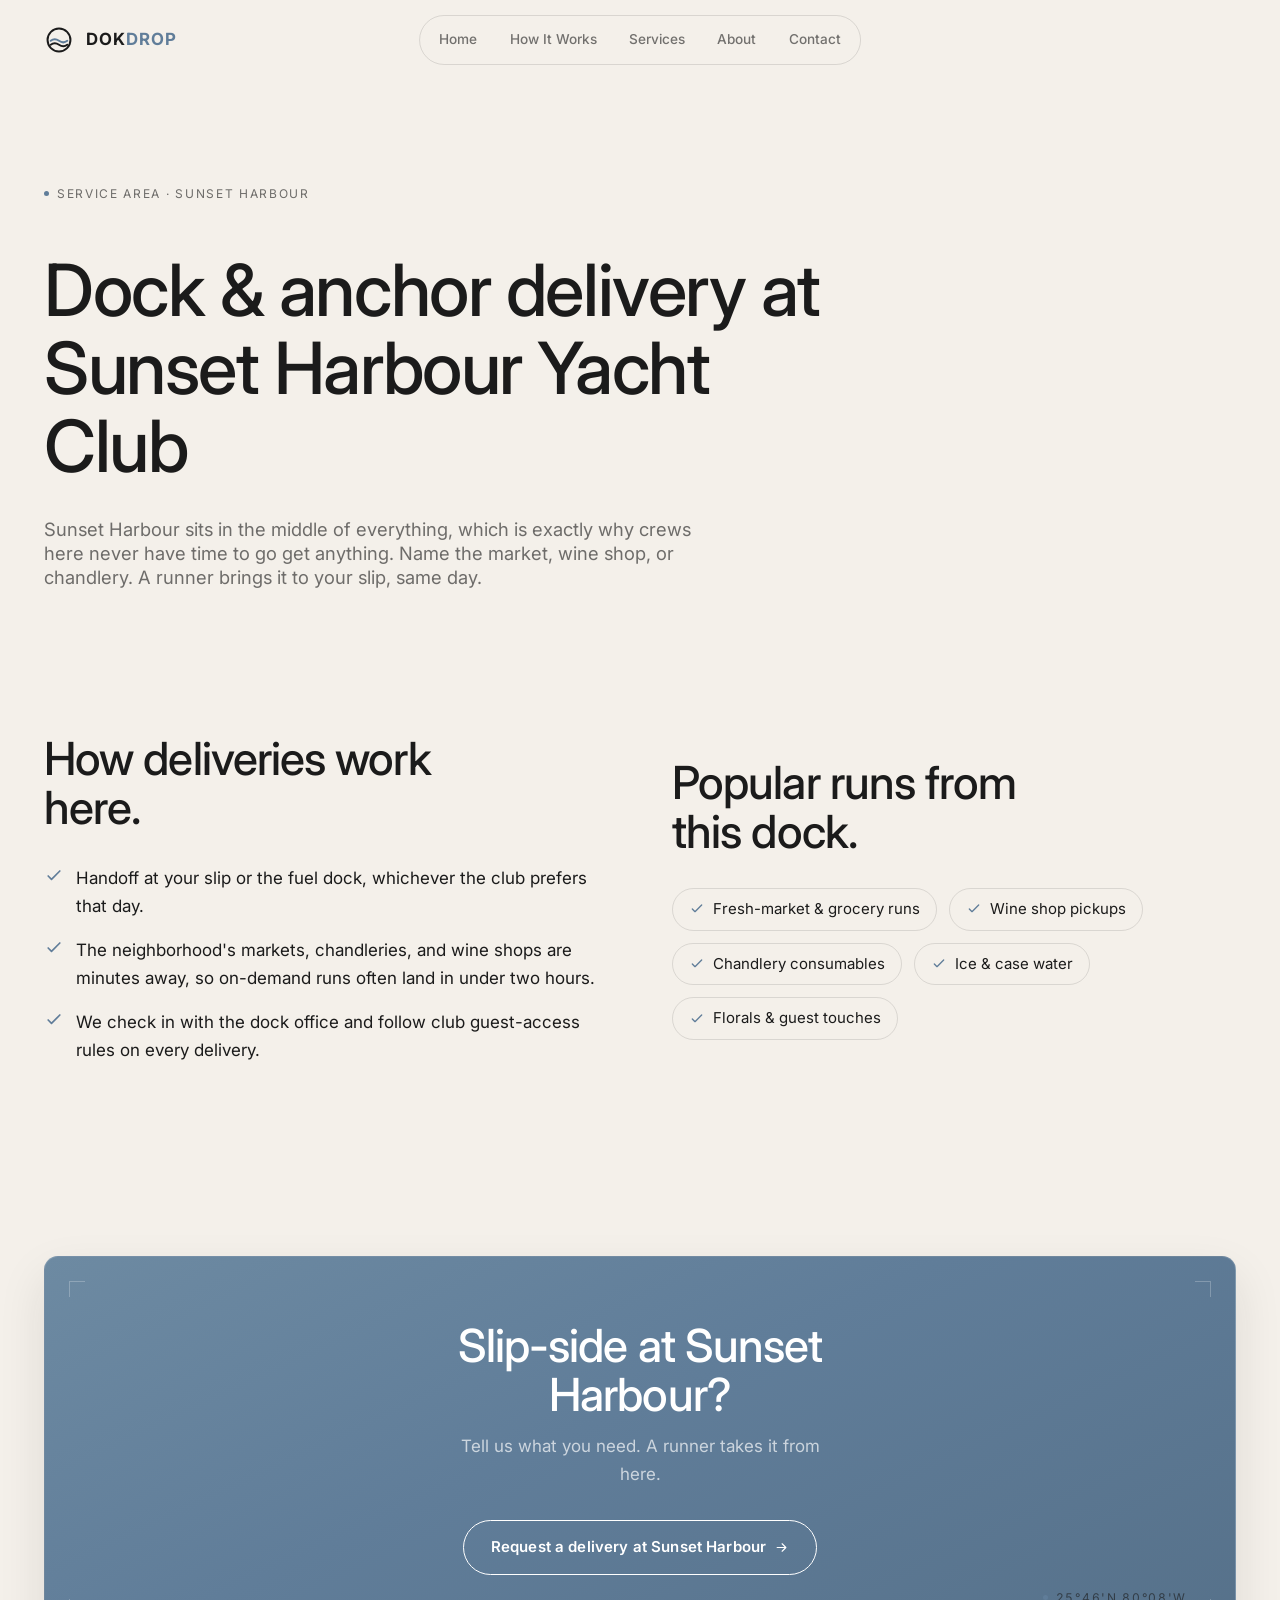
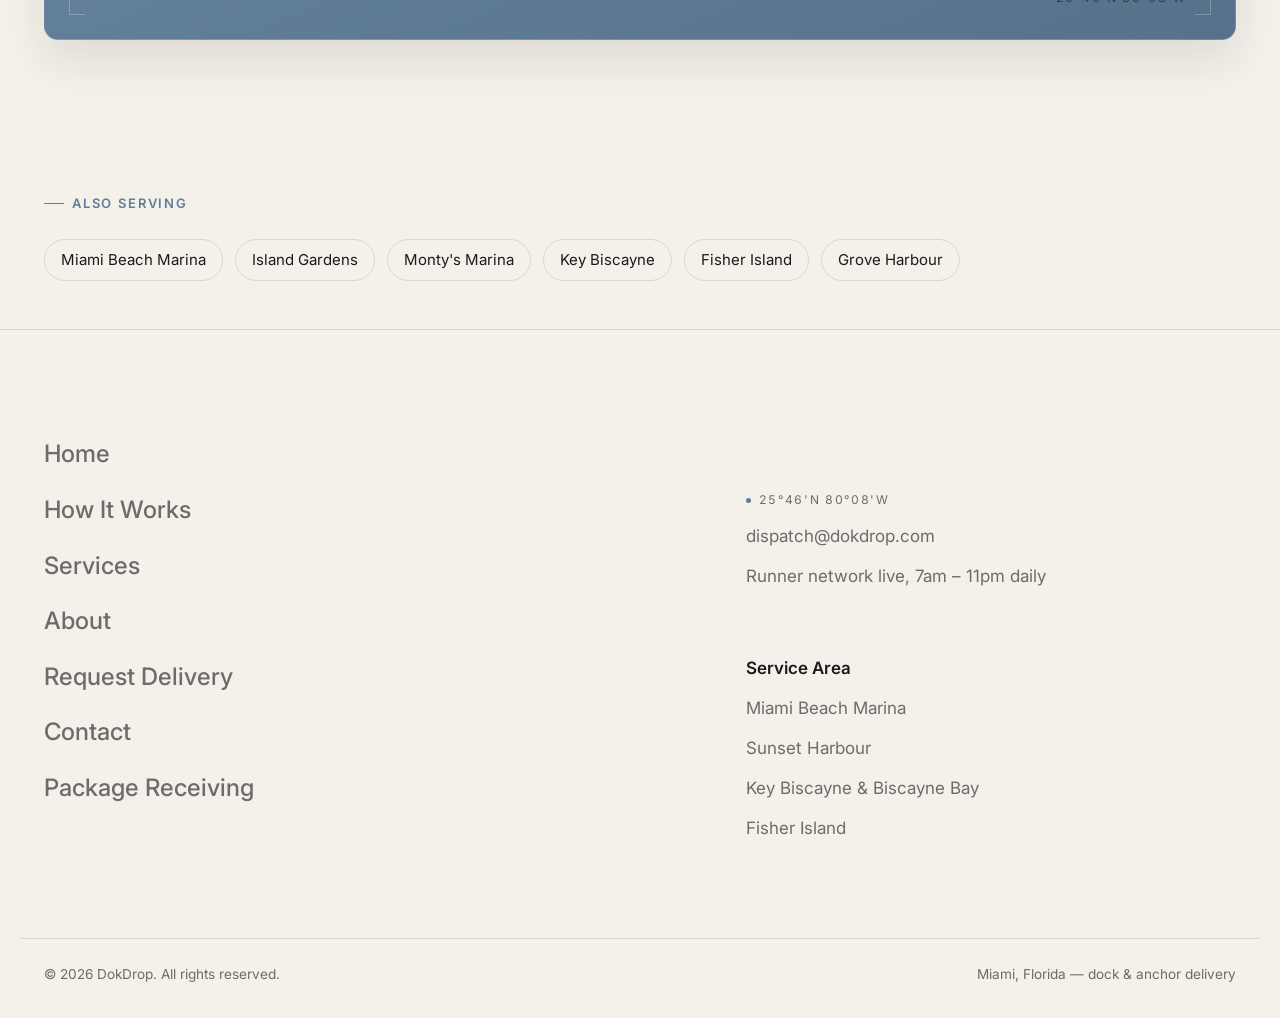
<file: delivery-sunset-harbour.html>
<!DOCTYPE html>
<html lang="en">
<head>
<meta charset="UTF-8">
<meta name="viewport" content="width=device-width, initial-scale=1">
<title>Yacht Delivery at Sunset Harbour Yacht Club — DokDrop</title>
<meta name="description" content="Dock delivery at Sunset Harbour Yacht Club. A runner picks up from the market, wine shop, or chandlery you name and brings it to your slip, same day.">
<link rel="icon" type="image/svg+xml" href="assets/images/favicon.svg?v=2">
<link rel="preconnect" href="https://fonts.googleapis.com">
<link rel="preconnect" href="https://fonts.gstatic.com" crossorigin>
<link rel="stylesheet" href="assets/css/styles.css">
<!-- TODO-REPLACE-PHONE: add "telephone" to the JSON-LD provider once the real dispatch number is set -->
<script type="application/ld+json">
{
  "@context": "https://schema.org",
  "@type": "Service",
  "serviceType": "Yacht provisioning and dock delivery",
  "provider": {
    "@type": "LocalBusiness",
    "name": "DokDrop",
    "email": "dispatch@dokdrop.com",
    "openingHours": "Mo-Su 07:00-23:00"
  },
  "areaServed": "Sunset Harbour Yacht Club, Miami, FL"
}
</script>
</head>
<body>
<a class="skip-link" href="#main">Skip to content</a>

<header class="site-header">
  <div class="container nav-row">
    <a href="index.html" class="brand" aria-label="DokDrop home">
      <svg class="brand-mark" viewBox="0 0 76 76" aria-hidden="true">
        <circle cx="38" cy="38" r="29" fill="none" stroke="var(--color-ink)" stroke-width="5"/>
        <path d="M17 40 Q 27 32, 38 40 T 59 40" fill="none" stroke="var(--slate)" stroke-width="5" stroke-linecap="round"/>
        <path d="M17 50 Q 27 42, 38 50 T 59 50" fill="none" stroke="var(--color-ink)" stroke-width="5" stroke-linecap="round"/>
      </svg>
      <span class="brand-word">Dok<em>Drop</em></span>
    </a>

    <nav class="tubelight-nav" aria-label="Primary">
      <div class="tubelight-nav-inner">
        <span class="tubelight-indicator" aria-hidden="true"><span class="tubelight-glow"></span></span>
        <a href="index.html" class="tubelight-item"><span class="tubelight-icon"><svg viewBox="0 0 24 24"><path d="M4 11.5 12 4l8 7.5" stroke="currentColor" stroke-width="1.7" stroke-linecap="round" stroke-linejoin="round" fill="none"/><path d="M6 10v9a1 1 0 0 0 1 1h3v-5.5h4V20h3a1 1 0 0 0 1-1v-9" stroke="currentColor" stroke-width="1.7" stroke-linecap="round" stroke-linejoin="round" fill="none"/></svg></span><span class="tubelight-label">Home</span></a>
        <a href="how-it-works.html" class="tubelight-item"><span class="tubelight-icon"><svg viewBox="0 0 24 24"><path d="M3 15.5h18l-2.3 4.7H5.3L3 15.5Z" stroke="currentColor" stroke-width="1.6" stroke-linejoin="round" fill="none"/><path d="M8.5 15.5V5" stroke="currentColor" stroke-width="1.6" stroke-linecap="round"/><path d="M8.5 5 15 15.5H8.5Z" stroke="currentColor" stroke-width="1.6" stroke-linejoin="round" fill="none"/></svg></span><span class="tubelight-label">How It Works</span></a>
        <a href="services.html" class="tubelight-item"><span class="tubelight-icon"><svg viewBox="0 0 24 24"><path d="M6 8h12l-1 12.5H7L6 8Z" stroke="currentColor" stroke-width="1.6" stroke-linejoin="round" fill="none"/><path d="M9 8V6.3a3 3 0 0 1 6 0V8" stroke="currentColor" stroke-width="1.6" stroke-linecap="round" fill="none"/></svg></span><span class="tubelight-label">Services</span></a>
        <a href="about.html" class="tubelight-item"><span class="tubelight-icon"><svg viewBox="0 0 24 24"><circle cx="12" cy="5.7" r="1.8" stroke="currentColor" stroke-width="1.5"/><path d="M12 7.5V19" stroke="currentColor" stroke-width="1.6" stroke-linecap="round"/><path d="M7.5 10.5h9" stroke="currentColor" stroke-width="1.6" stroke-linecap="round"/><path d="M5 13.5a7 7 0 0 0 7 5.5 7 7 0 0 0 7-5.5" stroke="currentColor" stroke-width="1.6" stroke-linecap="round" fill="none"/></svg></span><span class="tubelight-label">About</span></a>
        <a href="contact.html" class="tubelight-item"><span class="tubelight-icon"><svg viewBox="0 0 24 24"><path d="M6.6 4.3h3l1.3 3.6-1.9 1.4a10.8 10.8 0 0 0 5.2 5.2l1.4-1.9 3.6 1.3v3a1.5 1.5 0 0 1-1.6 1.5A15.3 15.3 0 0 1 5.1 5.9a1.5 1.5 0 0 1 1.5-1.6Z" stroke="currentColor" stroke-width="1.6" stroke-linejoin="round" fill="none"/></svg></span><span class="tubelight-label">Contact</span></a>
      </div>
    </nav>
  </div>
</header>

<main id="main">

  <section class="page-header overlap-header">
    <div class="container">
      <p class="coord" style="margin-bottom:var(--sp-6);">SERVICE AREA · SUNSET HARBOUR</p>
      <h1 class="reveal-cinematic" style="max-width:18ch;">Dock &amp; anchor delivery at Sunset Harbour Yacht Club</h1>
      <p class="lede reveal-cinematic" style="max-width:56ch; margin-top:var(--sp-6);">Sunset Harbour sits in the middle of everything, which is exactly why crews here never have time to go get anything. Name the market, wine shop, or chandlery. A runner brings it to your slip, same day.</p>
    </div>
  </section>

  <section class="section">
    <div class="container">
      <div class="two-col reveal">
        <div>
          <h2 style="max-width:14ch;">How deliveries work here.</h2>
          <ul class="list-check" style="margin-top:var(--sp-6);">
              <li><svg viewBox="0 0 24 24" fill="none"><path d="M5 12l4 4L19 6" stroke="currentColor" stroke-width="2" stroke-linecap="round" stroke-linejoin="round"/></svg><span>Handoff at your slip or the fuel dock, whichever the club prefers that day.</span></li>
              <li><svg viewBox="0 0 24 24" fill="none"><path d="M5 12l4 4L19 6" stroke="currentColor" stroke-width="2" stroke-linecap="round" stroke-linejoin="round"/></svg><span>The neighborhood's markets, chandleries, and wine shops are minutes away, so on-demand runs often land in under two hours.</span></li>
              <li><svg viewBox="0 0 24 24" fill="none"><path d="M5 12l4 4L19 6" stroke="currentColor" stroke-width="2" stroke-linecap="round" stroke-linejoin="round"/></svg><span>We check in with the dock office and follow club guest-access rules on every delivery.</span></li>
          </ul>
        </div>
        <div>
          <h2 style="max-width:14ch;">Popular runs from this dock.</h2>
          <div class="icon-scatter" style="margin-top:var(--sp-6);">
            <span class="chip"><svg viewBox="0 0 24 24" fill="none"><path d="M5 12l4 4L19 6" stroke="currentColor" stroke-width="2" stroke-linecap="round" stroke-linejoin="round"/></svg>Fresh-market &amp; grocery runs</span>
            <span class="chip"><svg viewBox="0 0 24 24" fill="none"><path d="M5 12l4 4L19 6" stroke="currentColor" stroke-width="2" stroke-linecap="round" stroke-linejoin="round"/></svg>Wine shop pickups</span>
            <span class="chip"><svg viewBox="0 0 24 24" fill="none"><path d="M5 12l4 4L19 6" stroke="currentColor" stroke-width="2" stroke-linecap="round" stroke-linejoin="round"/></svg>Chandlery consumables</span>
            <span class="chip"><svg viewBox="0 0 24 24" fill="none"><path d="M5 12l4 4L19 6" stroke="currentColor" stroke-width="2" stroke-linecap="round" stroke-linejoin="round"/></svg>Ice &amp; case water</span>
            <span class="chip"><svg viewBox="0 0 24 24" fill="none"><path d="M5 12l4 4L19 6" stroke="currentColor" stroke-width="2" stroke-linecap="round" stroke-linejoin="round"/></svg>Florals &amp; guest touches</span>
          </div>
        </div>
      </div>
    </div>
  </section>

  <section class="section">
    <div class="container">
      <div class="cta-band reveal">
        <span class="cta-band-tick cta-band-tick-tl" aria-hidden="true"></span>
        <span class="cta-band-tick cta-band-tick-tr" aria-hidden="true"></span>
        <span class="cta-band-tick cta-band-tick-bl" aria-hidden="true"></span>
        <span class="cta-band-tick cta-band-tick-br" aria-hidden="true"></span>
        <span class="coord cta-band-coord" aria-hidden="true">25°46'N 80°08'W</span>
        <div class="cta-band-content">
          <h2 class="reveal-cinematic">Slip-side at Sunset Harbour?</h2>
          <p class="reveal-cinematic" style="transition-delay:120ms;">Tell us what you need. A runner takes it from here.</p>
          <a href="request.html?marina=sunset-harbour" class="btn btn-outline cta-band-btn btn-shiny reveal-cinematic" style="transition-delay:220ms;">
            <span class="btn-shiny-label">Request a delivery at Sunset Harbour</span>
            <svg viewBox="0 0 24 24" fill="none" aria-hidden="true"><path d="M5 12h14m0 0l-6-6m6 6l-6 6" stroke="currentColor" stroke-width="1.8" stroke-linecap="round" stroke-linejoin="round"/></svg>
          </a>
        </div>
      </div>
    </div>
  </section>

  <section class="section-tight">
    <div class="container">
      <span class="eyebrow">Also Serving</span>
      <div class="icon-scatter reveal" style="margin-top:var(--sp-5);">
        <a class="chip" href="delivery-miami-beach-marina.html">Miami Beach Marina</a>
        <a class="chip" href="delivery-island-gardens.html">Island Gardens</a>
        <a class="chip" href="delivery-montys-marina.html">Monty's Marina</a>
        <a class="chip" href="delivery-key-biscayne-anchorage.html">Key Biscayne</a>
        <a class="chip" href="delivery-fisher-island.html">Fisher Island</a>
        <a class="chip" href="delivery-grove-harbour.html">Grove Harbour</a>
      </div>
    </div>
  </section>

</main>

<footer class="mega-footer">
  <div class="container mega-footer-grid">
    <nav class="mega-footer-nav" aria-label="Footer">
      <a href="index.html">Home</a>
      <a href="how-it-works.html">How It Works<sup class="rn">I</sup></a>
      <a href="services.html">Services<sup class="rn">II</sup></a>
      <a href="about.html">About<sup class="rn">III</sup></a>
      <a href="request.html">Request Delivery<sup class="rn">IV</sup></a>
      <a href="contact.html">Contact<sup class="rn">V</sup></a>
      <a href="package-receiving.html">Package Receiving<sup class="rn">VI</sup></a>
    </nav>
    <div>
      <div class="mega-footer-meta">
        <span class="coord">25°46'N 80°08'W</span>
        <!-- TODO-REPLACE-PHONE: add the real dispatch number here as a tel: link -->
        <a href="mailto:dispatch@dokdrop.com">dispatch@dokdrop.com</a>
        <span>Runner network live, 7am – 11pm daily</span>
      </div>
      <div class="mega-footer-meta">
        <span style="color:var(--color-ink); font-weight:600;">Service Area</span>
        <a href="delivery-miami-beach-marina.html">Miami Beach Marina</a>
        <a href="delivery-sunset-harbour.html">Sunset Harbour</a>
        <a href="delivery-key-biscayne-anchorage.html">Key Biscayne &amp; Biscayne Bay</a>
        <a href="delivery-fisher-island.html">Fisher Island</a>
      </div>
    </div>
  </div>
  <div class="container mega-footer-bottom">
    <span>© 2026 DokDrop. All rights reserved.</span>
    <span>Miami, Florida — dock &amp; anchor delivery</span>
  </div>
</footer>

<button class="scroll-compass" id="scroll-compass" aria-label="Scroll progress — return to top">
  <svg viewBox="0 0 56 56">
    <g class="compass-pointer" id="compass-pointer">
      <path d="M28 16 L34 32 L28 28 L22 32 Z" fill="var(--slate)"/>
    </g>
  </svg>
</button>

<script src="assets/js/main.js"></script>
</body>
</html>
</file>
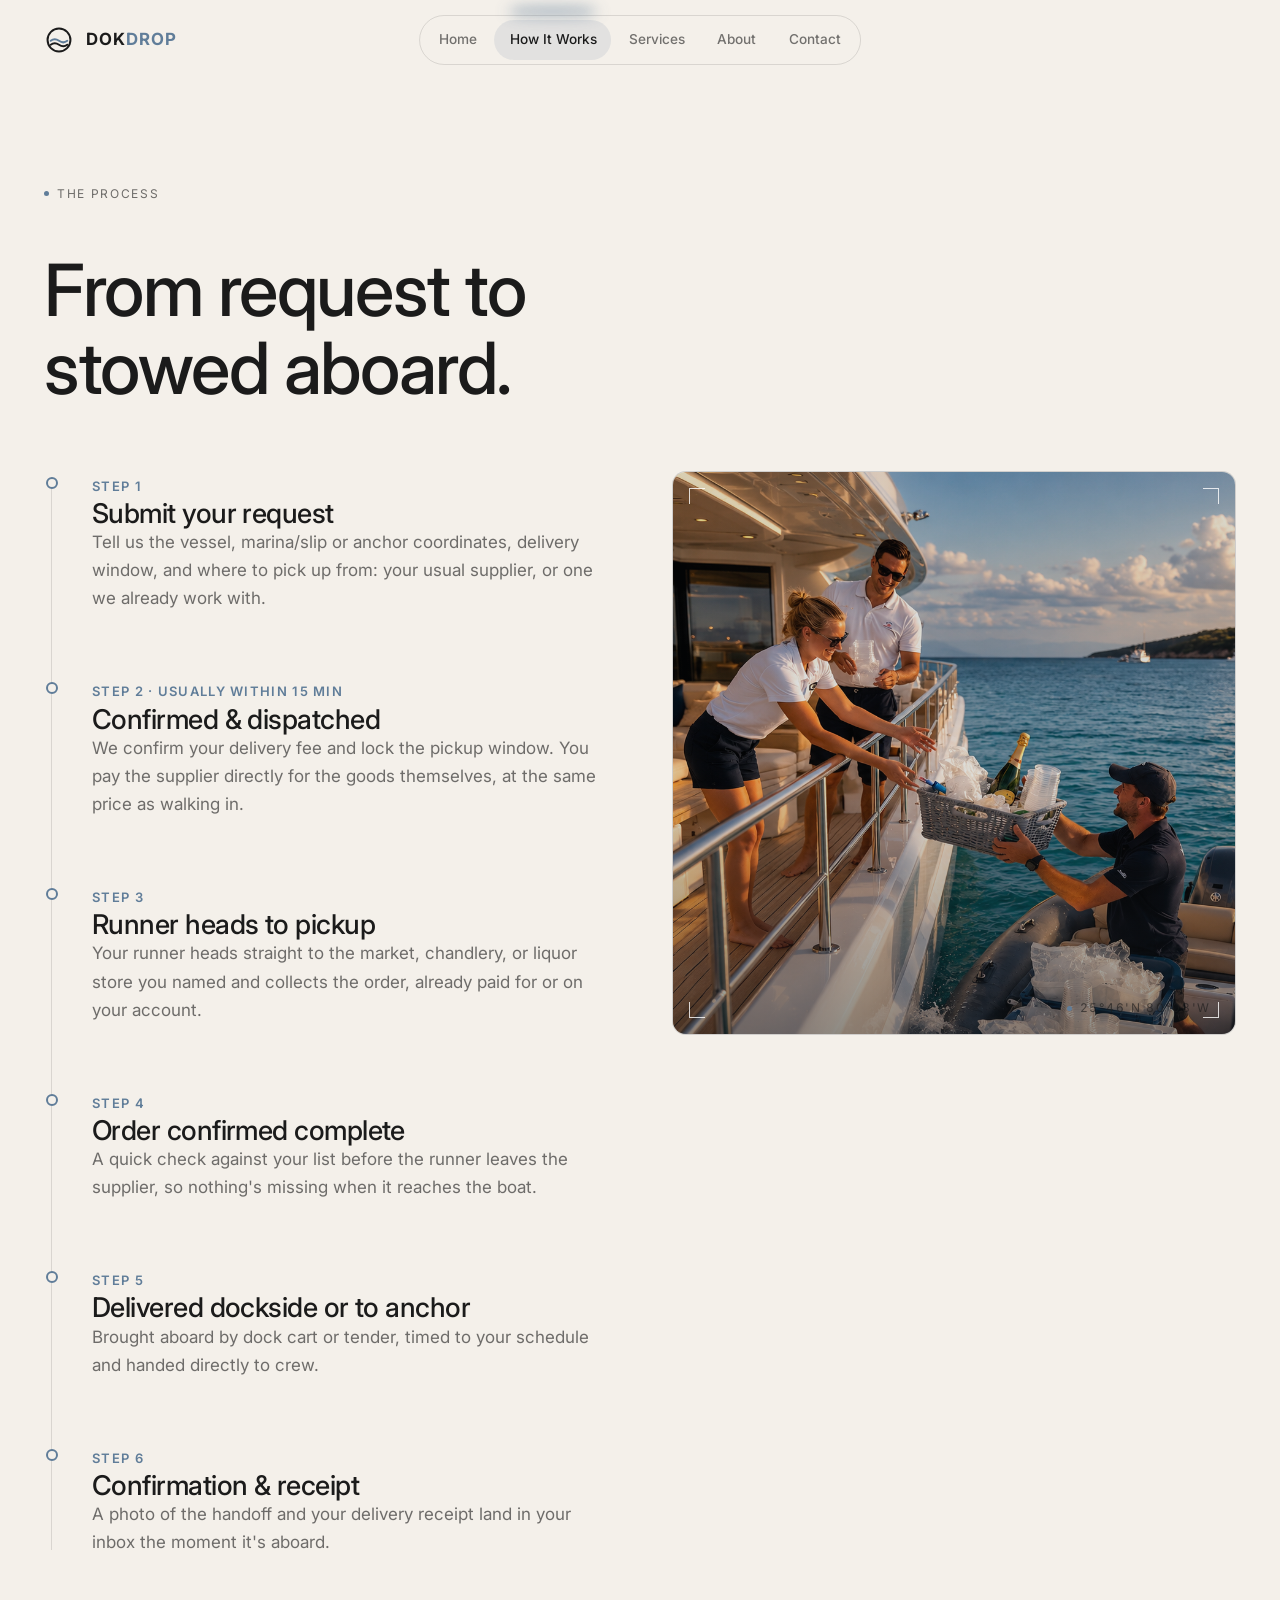
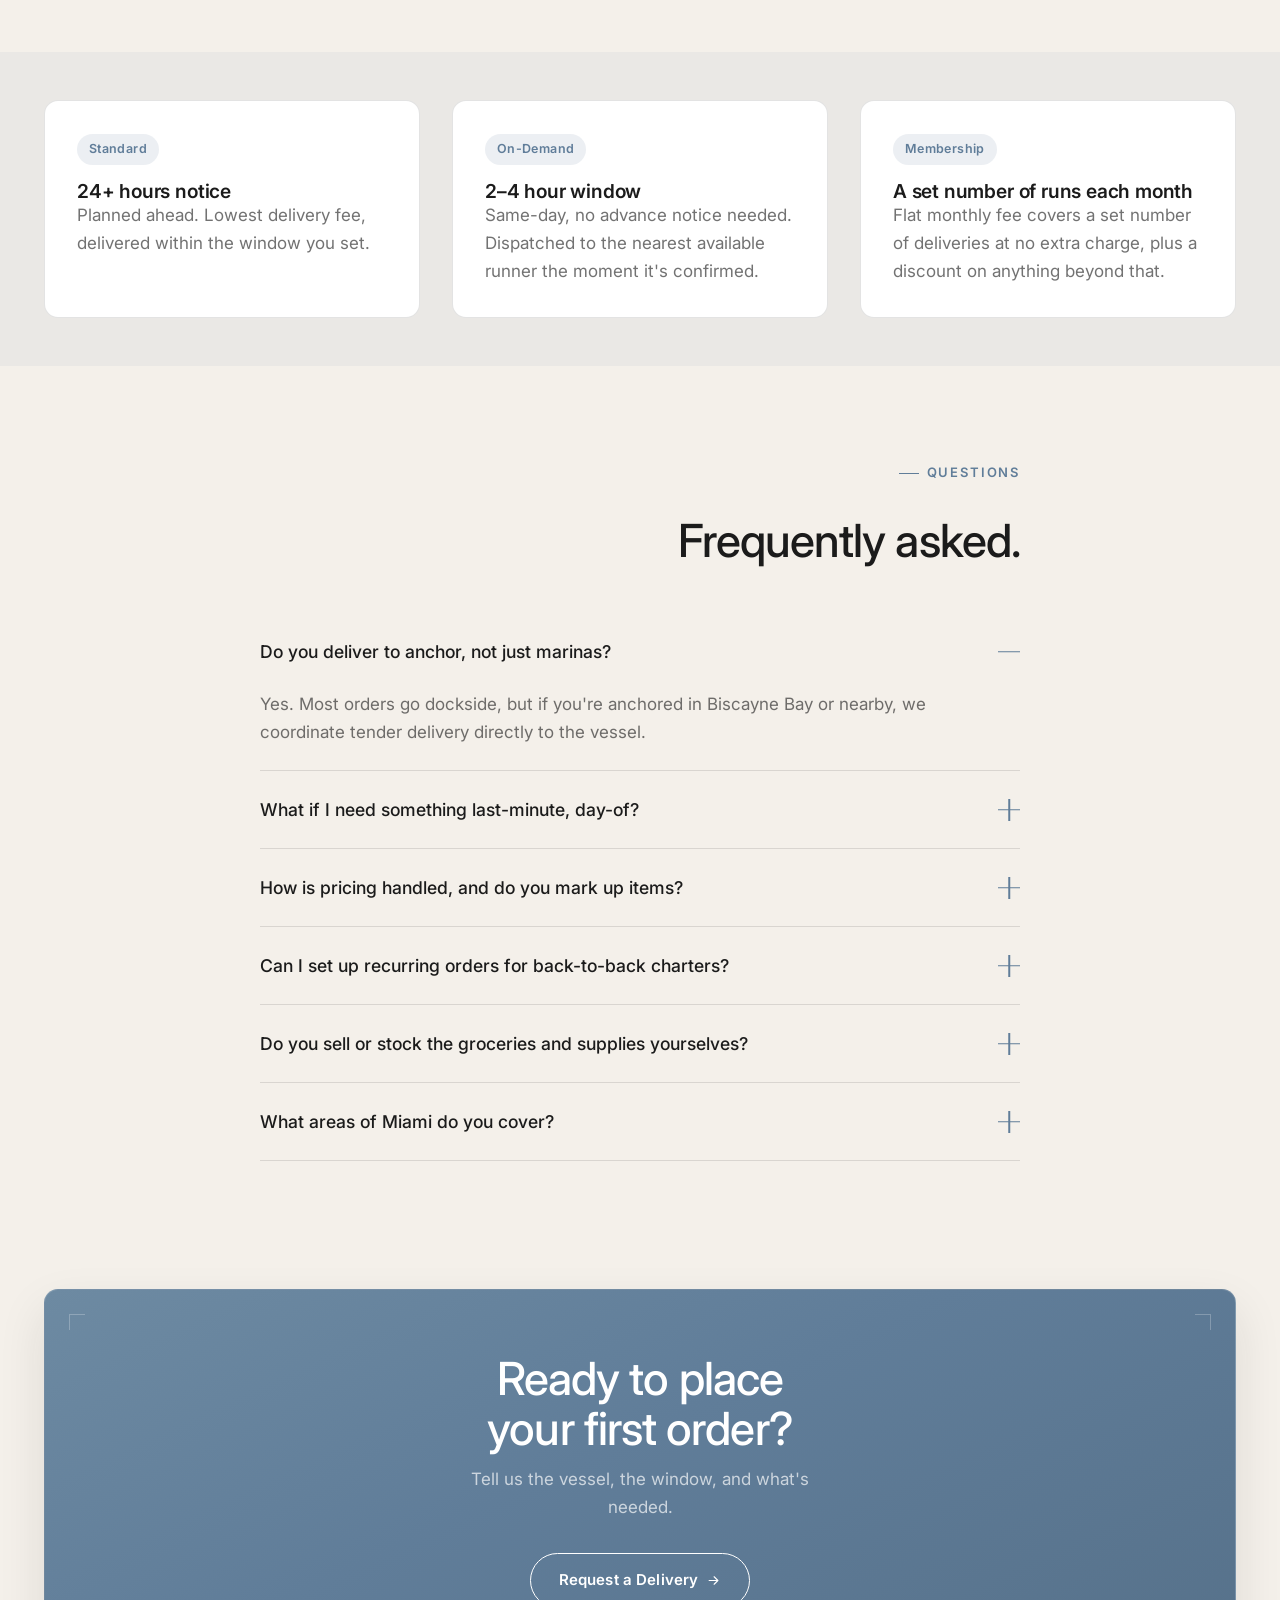
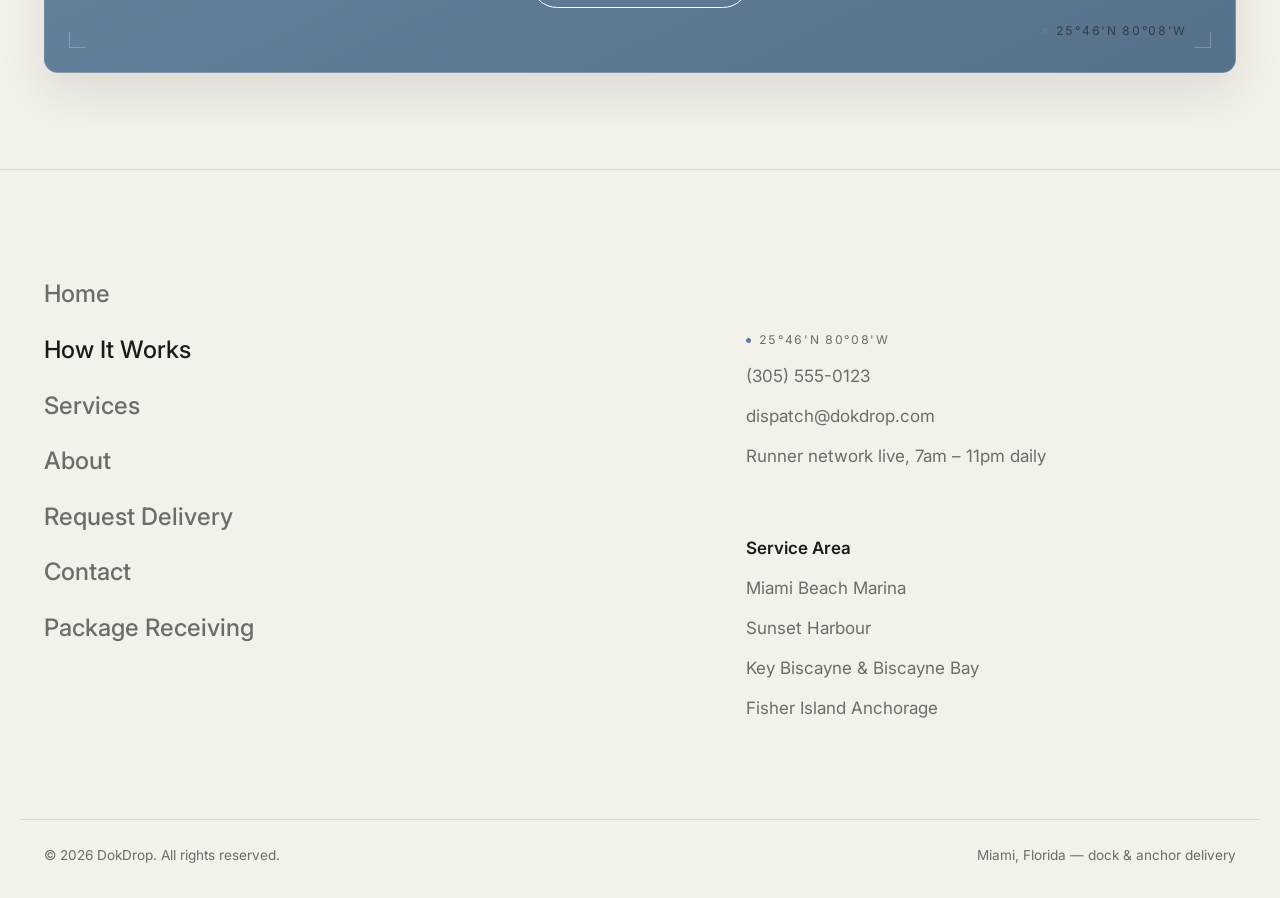
<file: how-it-works.html>
<!DOCTYPE html>
<html lang="en">
<head>
<meta charset="UTF-8">
<meta name="viewport" content="width=device-width, initial-scale=1">
<title>How It Works — DokDrop On-Demand Delivery</title>
<meta name="description" content="How DokDrop works: submit a request, a runner picks it up from the supplier you name, then delivers dockside or to anchor, with photo confirmation.">
<link rel="icon" type="image/svg+xml" href="assets/images/favicon.svg?v=2">
<link rel="preconnect" href="https://fonts.googleapis.com">
<link rel="preconnect" href="https://fonts.gstatic.com" crossorigin>
<link rel="stylesheet" href="assets/css/styles.css">
</head>
<body>
<a class="skip-link" href="#main">Skip to content</a>

<header class="site-header">
  <div class="container nav-row">
    <a href="index.html" class="brand" aria-label="DokDrop home">
      <svg class="brand-mark" viewBox="0 0 76 76" aria-hidden="true">
        <circle cx="38" cy="38" r="29" fill="none" stroke="var(--color-ink)" stroke-width="5"/>
        <path d="M17 40 Q 27 32, 38 40 T 59 40" fill="none" stroke="var(--slate)" stroke-width="5" stroke-linecap="round"/>
        <path d="M17 50 Q 27 42, 38 50 T 59 50" fill="none" stroke="var(--color-ink)" stroke-width="5" stroke-linecap="round"/>
      </svg>
      <span class="brand-word">Dok<em>Drop</em></span>
    </a>

    <nav class="tubelight-nav" aria-label="Primary">
      <div class="tubelight-nav-inner">
        <span class="tubelight-indicator" aria-hidden="true"><span class="tubelight-glow"></span></span>
        <a href="index.html" class="tubelight-item"><span class="tubelight-icon"><svg viewBox="0 0 24 24"><path d="M4 11.5 12 4l8 7.5" stroke="currentColor" stroke-width="1.7" stroke-linecap="round" stroke-linejoin="round" fill="none"/><path d="M6 10v9a1 1 0 0 0 1 1h3v-5.5h4V20h3a1 1 0 0 0 1-1v-9" stroke="currentColor" stroke-width="1.7" stroke-linecap="round" stroke-linejoin="round" fill="none"/></svg></span><span class="tubelight-label">Home</span></a>
        <a href="how-it-works.html" class="tubelight-item" aria-current="page"><span class="tubelight-icon"><svg viewBox="0 0 24 24"><path d="M3 15.5h18l-2.3 4.7H5.3L3 15.5Z" stroke="currentColor" stroke-width="1.6" stroke-linejoin="round" fill="none"/><path d="M8.5 15.5V5" stroke="currentColor" stroke-width="1.6" stroke-linecap="round"/><path d="M8.5 5 15 15.5H8.5Z" stroke="currentColor" stroke-width="1.6" stroke-linejoin="round" fill="none"/></svg></span><span class="tubelight-label">How It Works</span></a>
        <a href="services.html" class="tubelight-item"><span class="tubelight-icon"><svg viewBox="0 0 24 24"><path d="M6 8h12l-1 12.5H7L6 8Z" stroke="currentColor" stroke-width="1.6" stroke-linejoin="round" fill="none"/><path d="M9 8V6.3a3 3 0 0 1 6 0V8" stroke="currentColor" stroke-width="1.6" stroke-linecap="round" fill="none"/></svg></span><span class="tubelight-label">Services</span></a>
        <a href="about.html" class="tubelight-item"><span class="tubelight-icon"><svg viewBox="0 0 24 24"><circle cx="12" cy="5.7" r="1.8" stroke="currentColor" stroke-width="1.5"/><path d="M12 7.5V19" stroke="currentColor" stroke-width="1.6" stroke-linecap="round"/><path d="M7.5 10.5h9" stroke="currentColor" stroke-width="1.6" stroke-linecap="round"/><path d="M5 13.5a7 7 0 0 0 7 5.5 7 7 0 0 0 7-5.5" stroke="currentColor" stroke-width="1.6" stroke-linecap="round" fill="none"/></svg></span><span class="tubelight-label">About</span></a>
        <a href="contact.html" class="tubelight-item"><span class="tubelight-icon"><svg viewBox="0 0 24 24"><path d="M6.6 4.3h3l1.3 3.6-1.9 1.4a10.8 10.8 0 0 0 5.2 5.2l1.4-1.9 3.6 1.3v3a1.5 1.5 0 0 1-1.6 1.5A15.3 15.3 0 0 1 5.1 5.9a1.5 1.5 0 0 1 1.5-1.6Z" stroke="currentColor" stroke-width="1.6" stroke-linejoin="round" fill="none"/></svg></span><span class="tubelight-label">Contact</span></a>
      </div>
    </nav>
  </div>
</header>

<main id="main">

  <section class="page-header overlap-header" style="padding-bottom:var(--sp-4);">
    <div class="container">
      <p class="coord" style="margin-bottom:var(--sp-6);">THE PROCESS</p>
      <h1 class="reveal-cinematic" style="max-width:14ch;">From request to stowed aboard.</h1>
    </div>
  </section>

  <section class="section" style="padding-top:var(--sp-7);">
    <div class="container">
      <div class="two-col">
        <div>
          <div class="timeline">
            <div class="timeline-item reveal">
              <span class="timeline-time">Step 1</span>
              <h3>Submit your request</h3>
              <p>Tell us the vessel, marina/slip or anchor coordinates, delivery window, and where to pick up from: your usual supplier, or one we already work with.</p>
            </div>
            <div class="timeline-item reveal">
              <span class="timeline-time">Step 2 · Usually within 15 min</span>
              <h3>Confirmed &amp; dispatched</h3>
              <p>We confirm your delivery fee and lock the pickup window. You pay the supplier directly for the goods themselves, at the same price as walking in.</p>
            </div>
            <div class="timeline-item reveal">
              <span class="timeline-time">Step 3</span>
              <h3>Runner heads to pickup</h3>
              <p>Your runner heads straight to the market, chandlery, or liquor store you named and collects the order, already paid for or on your account.</p>
            </div>
            <div class="timeline-item reveal">
              <span class="timeline-time">Step 4</span>
              <h3>Order confirmed complete</h3>
              <p>A quick check against your list before the runner leaves the supplier, so nothing's missing when it reaches the boat.</p>
            </div>
            <div class="timeline-item reveal">
              <span class="timeline-time">Step 5</span>
              <h3>Delivered dockside or to anchor</h3>
              <p>Brought aboard by dock cart or tender, timed to your schedule and handed directly to crew.</p>
            </div>
            <div class="timeline-item reveal">
              <span class="timeline-time">Step 6</span>
              <h3>Confirmation &amp; receipt</h3>
              <p>A photo of the handoff and your delivery receipt land in your inbox the moment it's aboard.</p>
            </div>
          </div>
        </div>

        <div class="illustration-panel has-photo dark reveal" aria-hidden="true">
          <img src="assets/images/cta-delivery.png" alt="" loading="lazy">
          <span class="frame-tick frame-tick-tl" aria-hidden="true"></span>
          <span class="frame-tick frame-tick-tr" aria-hidden="true"></span>
          <span class="frame-tick frame-tick-bl" aria-hidden="true"></span>
          <span class="frame-tick frame-tick-br" aria-hidden="true"></span>
          <span class="coord frame-coord" aria-hidden="true">25°46'N 80°08'W</span>
        </div>
      </div>
    </div>
  </section>

  <section class="section-tight" style="background:var(--color-bg-alt);">
    <div class="container">
      <div class="grid grid-3 reveal reveal-stagger">
        <div class="card">
          <span class="tag">Standard</span>
          <h4 style="margin-top:var(--sp-4);">24+ hours notice</h4>
          <p>Planned ahead. Lowest delivery fee, delivered within the window you set.</p>
        </div>
        <div class="card">
          <span class="tag">On-Demand</span>
          <h4 style="margin-top:var(--sp-4);">2–4 hour window</h4>
          <p>Same-day, no advance notice needed. Dispatched to the nearest available runner the moment it's confirmed.</p>
        </div>
        <div class="card">
          <span class="tag">Membership</span>
          <h4 style="margin-top:var(--sp-4);">A set number of runs each month</h4>
          <p>Flat monthly fee covers a set number of deliveries at no extra charge, plus a discount on anything beyond that.</p>
        </div>
      </div>
    </div>
  </section>

  <section class="section" style="padding-bottom:var(--sp-6);">
    <div class="container-narrow">
      <div class="header-row reveal" style="justify-content:center; text-align:center; flex-direction:column;">
        <span class="eyebrow">Questions</span>
        <h2>Frequently asked.</h2>
      </div>

      <div class="reveal">
        <details class="faq-item" open>
          <summary>Do you deliver to anchor, not just marinas?<span class="faq-icon" aria-hidden="true"></span></summary>
          <p>Yes. Most orders go dockside, but if you're anchored in Biscayne Bay or nearby, we coordinate tender delivery directly to the vessel.</p>
        </details>
        <details class="faq-item">
          <summary>What if I need something last-minute, day-of?<span class="faq-icon" aria-hidden="true"></span></summary>
          <p>Our runner network handles rush requests every day. Mark your order urgent and we'll dispatch the nearest available runner immediately.</p>
        </details>
        <details class="faq-item">
          <summary>How is pricing handled, and do you mark up items?<span class="faq-icon" aria-hidden="true"></span></summary>
          <p>We never touch the price of the goods themselves. You pay your supplier directly, the same as walking in. DokDrop only charges a flat delivery fee on top, or nothing extra if you're on a membership.</p>
        </details>
        <details class="faq-item">
          <summary>Can I set up recurring orders for back-to-back charters?<span class="faq-icon" aria-hidden="true"></span></summary>
          <p>Yes. A DokDrop membership includes a set number of deliveries each month at no extra charge, with a discount on anything beyond that. Set it up once; it renews automatically.</p>
        </details>
        <details class="faq-item">
          <summary>Do you sell or stock the groceries and supplies yourselves?<span class="faq-icon" aria-hidden="true"></span></summary>
          <p>No. DokDrop is the delivery layer, not the store. You order from the supplier you already trust, and a runner handles pickup and delivery. That means you're always paying retail price for the goods themselves.</p>
        </details>
        <details class="faq-item">
          <summary>What areas of Miami do you cover?<span class="faq-icon" aria-hidden="true"></span></summary>
          <p>Miami Beach Marina, Sunset Harbour, Island Gardens, Monty's, Key Biscayne, Fisher Island, and anchorages across Biscayne Bay. Ask if your location isn't listed.</p>
        </details>
      </div>
    </div>
  </section>

  <section class="section">
    <div class="container">
      <div class="cta-band reveal">
        <span class="cta-band-tick cta-band-tick-tl" aria-hidden="true"></span>
        <span class="cta-band-tick cta-band-tick-tr" aria-hidden="true"></span>
        <span class="cta-band-tick cta-band-tick-bl" aria-hidden="true"></span>
        <span class="cta-band-tick cta-band-tick-br" aria-hidden="true"></span>
        <span class="coord cta-band-coord" aria-hidden="true">25°46'N 80°08'W</span>
        <div class="cta-band-content">
          <h2 class="reveal-cinematic">Ready to place your first order?</h2>
          <p class="reveal-cinematic" style="transition-delay:120ms;">Tell us the vessel, the window, and what's needed.</p>
          <a href="request.html" class="btn btn-outline cta-band-btn btn-shiny reveal-cinematic" style="transition-delay:220ms;">
            <span class="btn-shiny-label">Request a Delivery</span>
            <svg viewBox="0 0 24 24" fill="none" aria-hidden="true"><path d="M5 12h14m0 0l-6-6m6 6l-6 6" stroke="currentColor" stroke-width="1.8" stroke-linecap="round" stroke-linejoin="round"/></svg>
          </a>
        </div>
      </div>
    </div>
  </section>

</main>

<footer class="mega-footer">
  <div class="container mega-footer-grid">
    <nav class="mega-footer-nav" aria-label="Footer">
      <a href="index.html">Home</a>
      <a href="how-it-works.html" aria-current="page">How It Works<sup class="rn">I</sup></a>
      <a href="services.html">Services<sup class="rn">II</sup></a>
      <a href="about.html">About<sup class="rn">III</sup></a>
      <a href="request.html">Request Delivery<sup class="rn">IV</sup></a>
      <a href="contact.html">Contact<sup class="rn">V</sup></a>
      <a href="package-receiving.html">Package Receiving<sup class="rn">VI</sup></a>
    </nav>
    <div>
      <div class="mega-footer-meta">
        <span class="coord">25°46'N 80°08'W</span>
        <a href="tel:+13055550123">(305) 555-0123</a>
        <a href="mailto:dispatch@dokdrop.com">dispatch@dokdrop.com</a>
        <span>Runner network live, 7am – 11pm daily</span>
      </div>
      <div class="mega-footer-meta">
        <span style="color:var(--color-ink); font-weight:600;">Service Area</span>
        <a href="delivery-miami-beach-marina.html">Miami Beach Marina</a>
        <a href="delivery-sunset-harbour.html">Sunset Harbour</a>
        <a href="delivery-key-biscayne-anchorage.html">Key Biscayne &amp; Biscayne Bay</a>
        <a href="delivery-fisher-island.html">Fisher Island Anchorage</a>
      </div>
    </div>
  </div>
  <div class="container mega-footer-bottom">
    <span>© 2026 DokDrop. All rights reserved.</span>
    <span>Miami, Florida — dock &amp; anchor delivery</span>
  </div>
</footer>

<button class="scroll-compass" id="scroll-compass" aria-label="Scroll progress — return to top">
  <svg viewBox="0 0 56 56">
    <g class="compass-pointer" id="compass-pointer">
      <path d="M28 16 L34 32 L28 28 L22 32 Z" fill="var(--slate)"/>
    </g>
  </svg>
</button>

<script src="assets/js/main.js"></script>
</body>
</html>
</file>
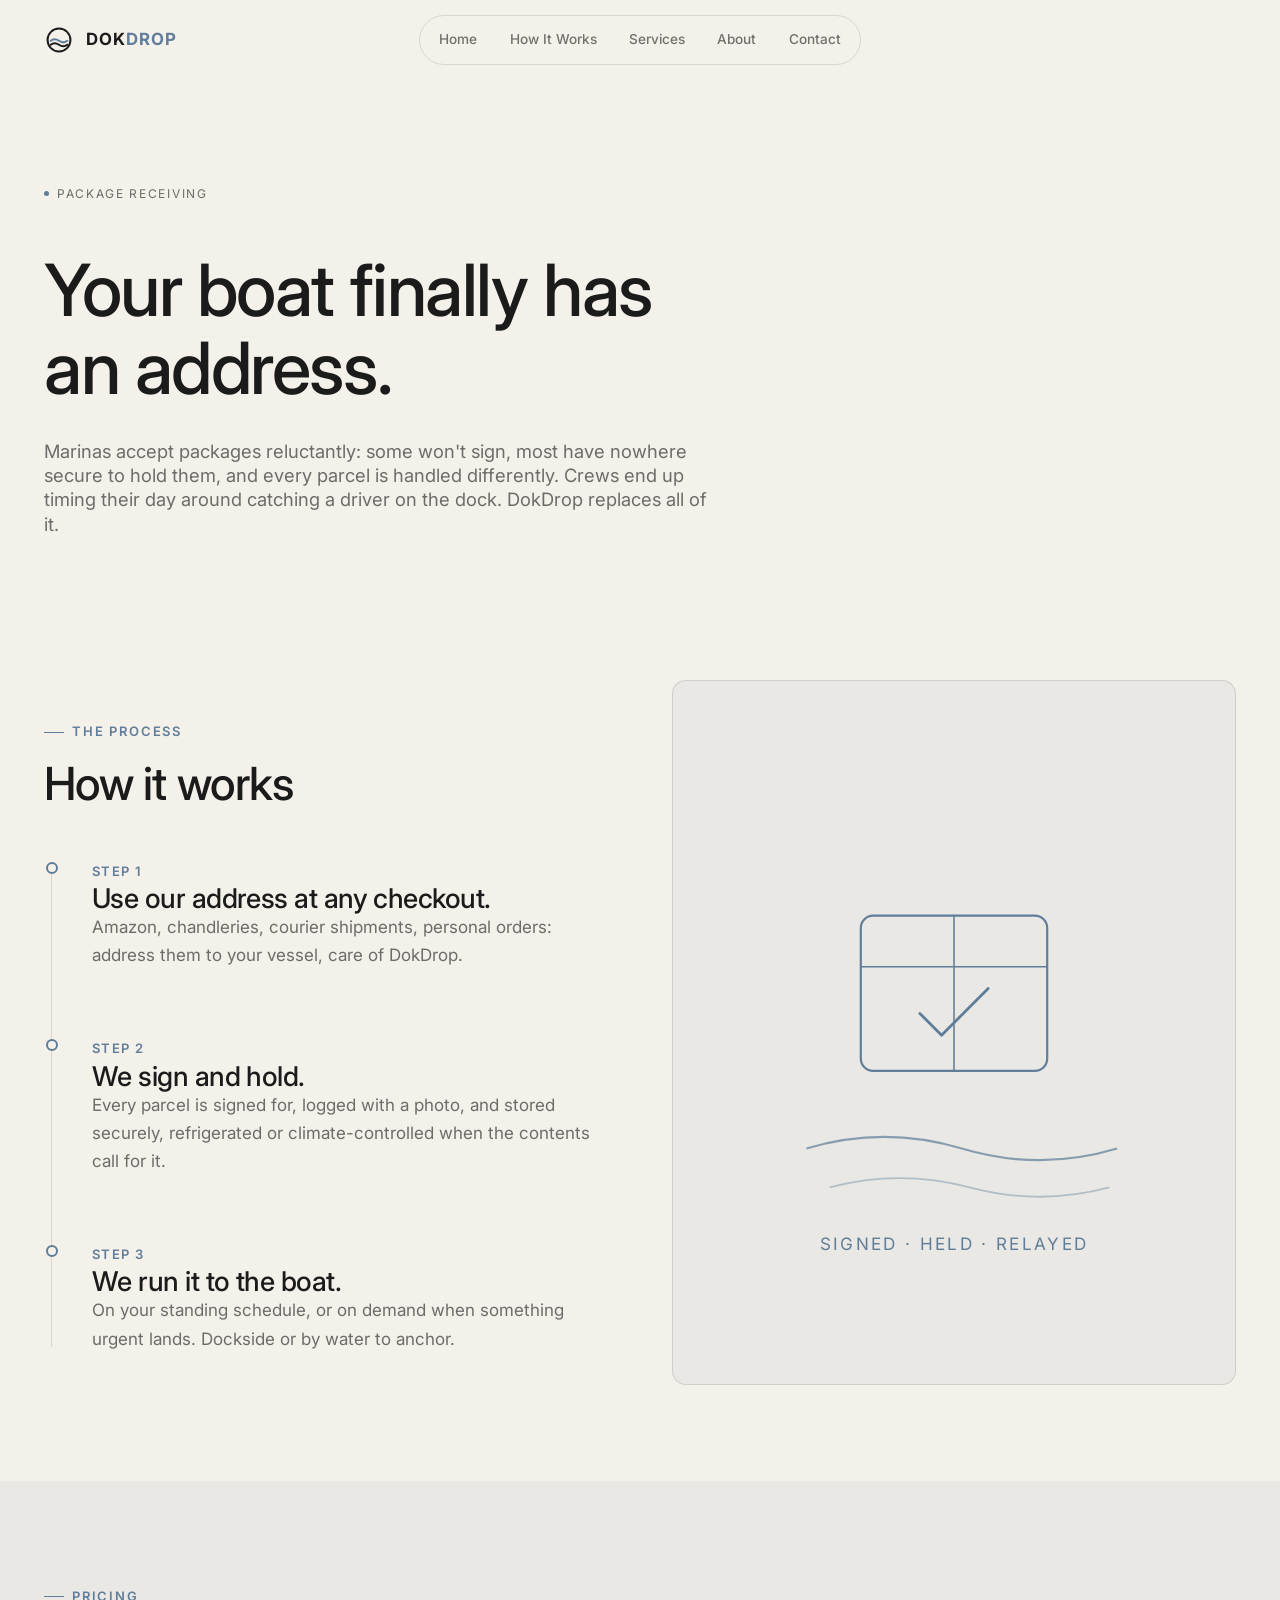
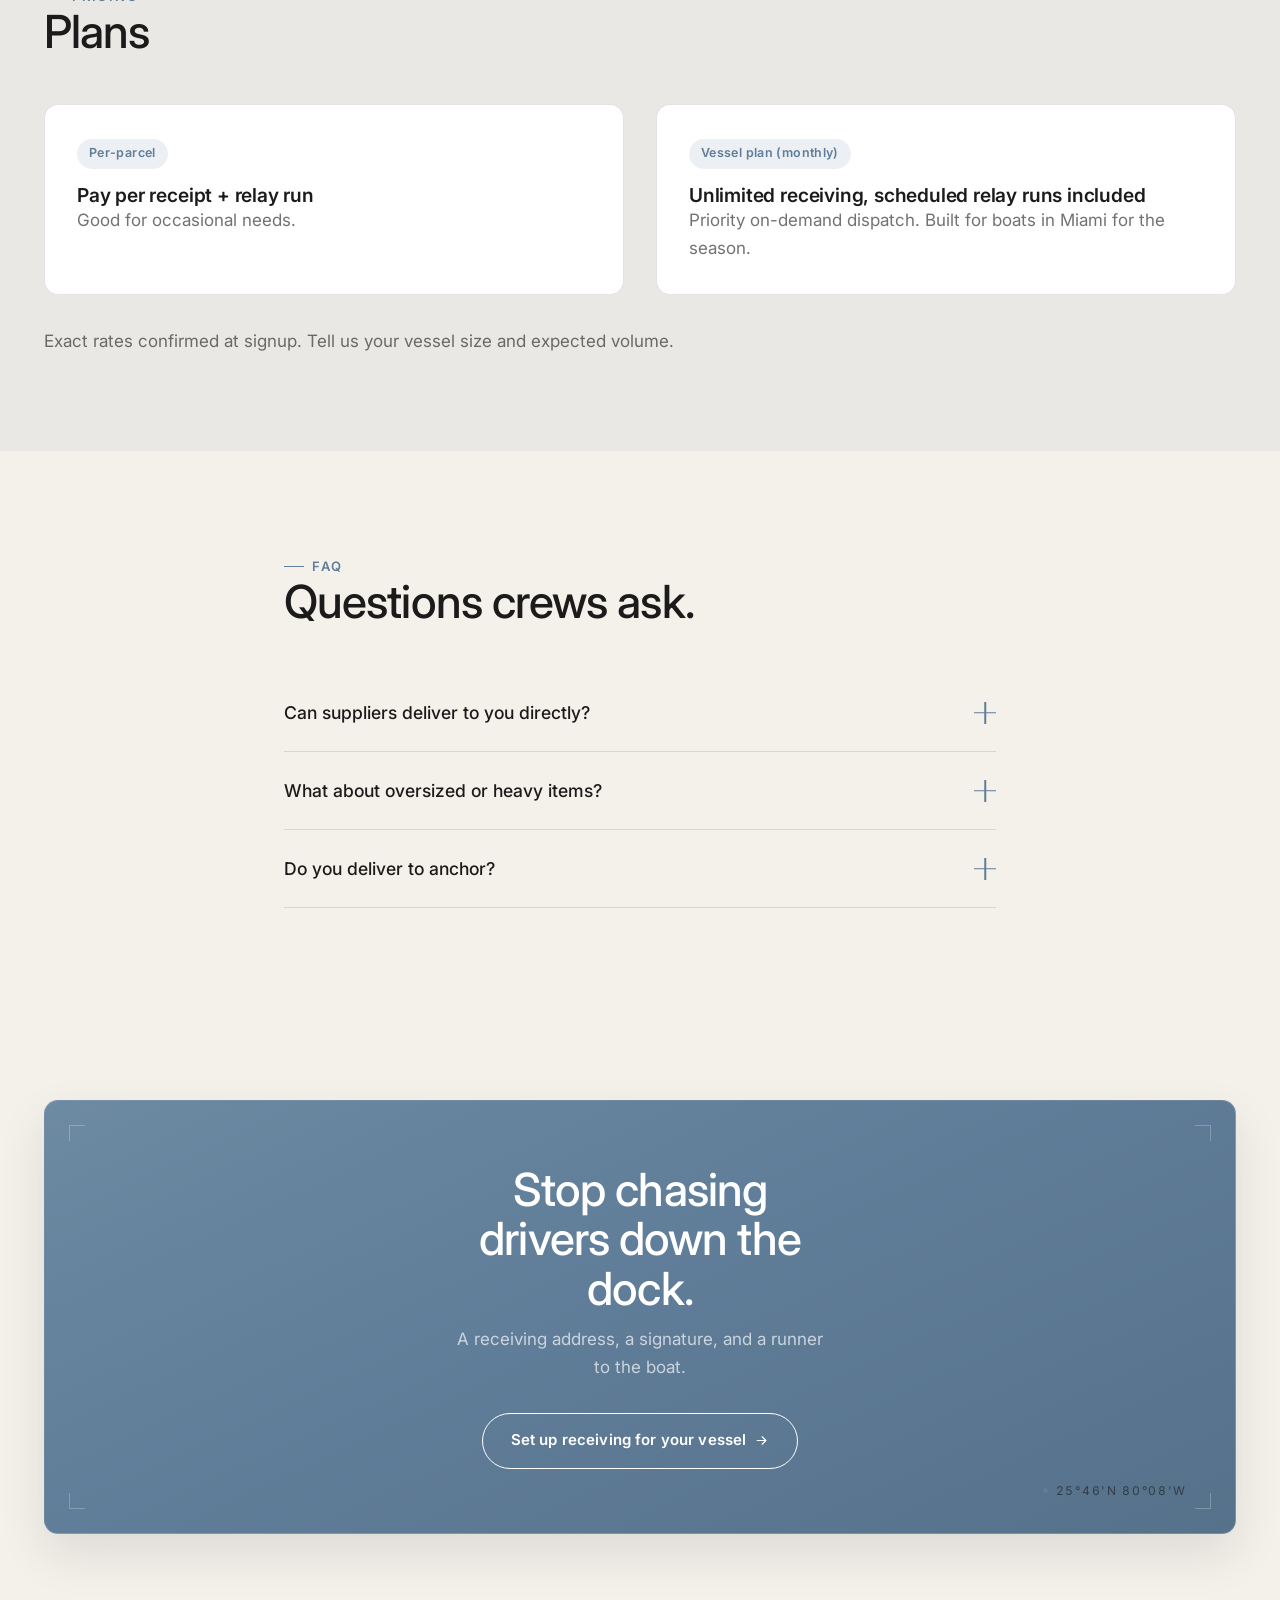
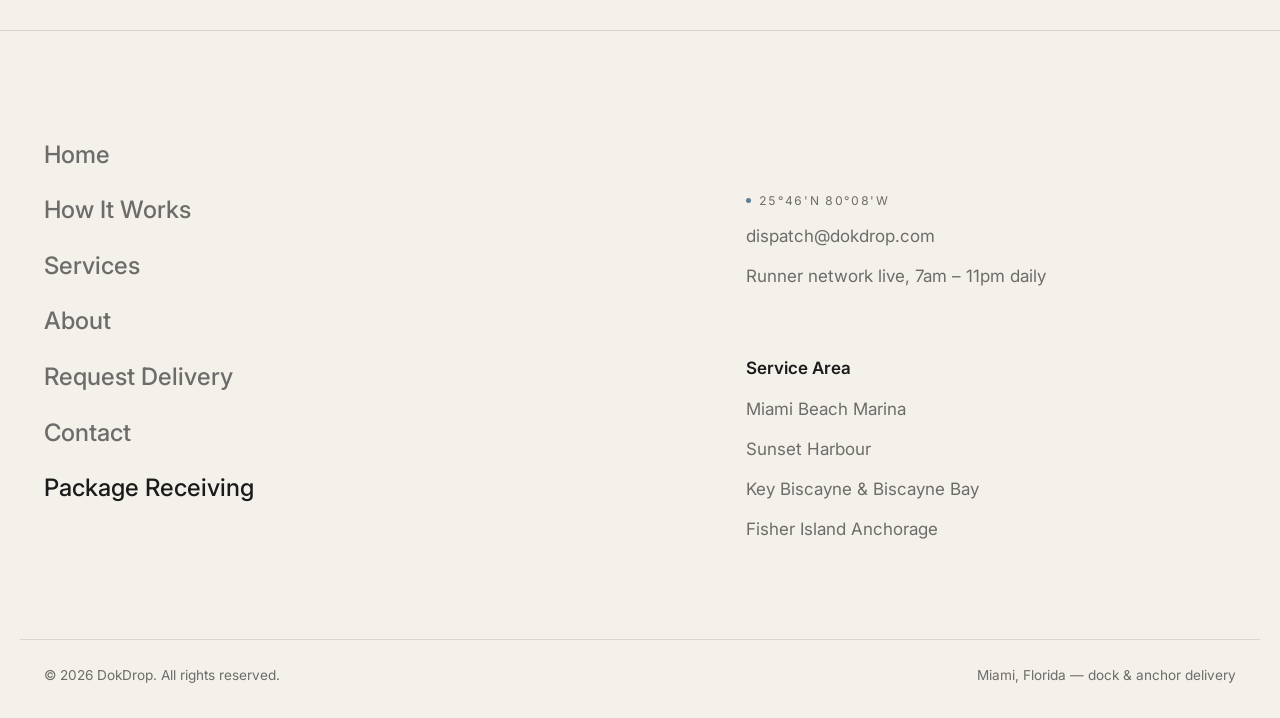
<file: package-receiving.html>
<!DOCTYPE html>
<html lang="en">
<head>
<meta charset="UTF-8">
<meta name="viewport" content="width=device-width, initial-scale=1">
<title>Package Receiving for Yachts — DokDrop</title>
<meta name="description" content="A receiving address for your vessel in Miami. DokDrop signs for your packages, holds them securely, and runs them to your slip or anchorage, scheduled or on demand.">
<link rel="icon" type="image/svg+xml" href="assets/images/favicon.svg?v=2">
<link rel="preconnect" href="https://fonts.googleapis.com">
<link rel="preconnect" href="https://fonts.gstatic.com" crossorigin>
<link rel="stylesheet" href="assets/css/styles.css">
</head>
<body>
<a class="skip-link" href="#main">Skip to content</a>

<header class="site-header">
  <div class="container nav-row">
    <a href="index.html" class="brand" aria-label="DokDrop home">
      <svg class="brand-mark" viewBox="0 0 76 76" aria-hidden="true">
        <circle cx="38" cy="38" r="29" fill="none" stroke="var(--color-ink)" stroke-width="5"/>
        <path d="M17 40 Q 27 32, 38 40 T 59 40" fill="none" stroke="var(--slate)" stroke-width="5" stroke-linecap="round"/>
        <path d="M17 50 Q 27 42, 38 50 T 59 50" fill="none" stroke="var(--color-ink)" stroke-width="5" stroke-linecap="round"/>
      </svg>
      <span class="brand-word">Dok<em>Drop</em></span>
    </a>

    <nav class="tubelight-nav" aria-label="Primary">
      <div class="tubelight-nav-inner">
        <span class="tubelight-indicator" aria-hidden="true"><span class="tubelight-glow"></span></span>
        <a href="index.html" class="tubelight-item"><span class="tubelight-icon"><svg viewBox="0 0 24 24"><path d="M4 11.5 12 4l8 7.5" stroke="currentColor" stroke-width="1.7" stroke-linecap="round" stroke-linejoin="round" fill="none"/><path d="M6 10v9a1 1 0 0 0 1 1h3v-5.5h4V20h3a1 1 0 0 0 1-1v-9" stroke="currentColor" stroke-width="1.7" stroke-linecap="round" stroke-linejoin="round" fill="none"/></svg></span><span class="tubelight-label">Home</span></a>
        <a href="how-it-works.html" class="tubelight-item"><span class="tubelight-icon"><svg viewBox="0 0 24 24"><path d="M3 15.5h18l-2.3 4.7H5.3L3 15.5Z" stroke="currentColor" stroke-width="1.6" stroke-linejoin="round" fill="none"/><path d="M8.5 15.5V5" stroke="currentColor" stroke-width="1.6" stroke-linecap="round"/><path d="M8.5 5 15 15.5H8.5Z" stroke="currentColor" stroke-width="1.6" stroke-linejoin="round" fill="none"/></svg></span><span class="tubelight-label">How It Works</span></a>
        <a href="services.html" class="tubelight-item"><span class="tubelight-icon"><svg viewBox="0 0 24 24"><path d="M6 8h12l-1 12.5H7L6 8Z" stroke="currentColor" stroke-width="1.6" stroke-linejoin="round" fill="none"/><path d="M9 8V6.3a3 3 0 0 1 6 0V8" stroke="currentColor" stroke-width="1.6" stroke-linecap="round" fill="none"/></svg></span><span class="tubelight-label">Services</span></a>
        <a href="about.html" class="tubelight-item"><span class="tubelight-icon"><svg viewBox="0 0 24 24"><circle cx="12" cy="5.7" r="1.8" stroke="currentColor" stroke-width="1.5"/><path d="M12 7.5V19" stroke="currentColor" stroke-width="1.6" stroke-linecap="round"/><path d="M7.5 10.5h9" stroke="currentColor" stroke-width="1.6" stroke-linecap="round"/><path d="M5 13.5a7 7 0 0 0 7 5.5 7 7 0 0 0 7-5.5" stroke="currentColor" stroke-width="1.6" stroke-linecap="round" fill="none"/></svg></span><span class="tubelight-label">About</span></a>
        <a href="contact.html" class="tubelight-item"><span class="tubelight-icon"><svg viewBox="0 0 24 24"><path d="M6.6 4.3h3l1.3 3.6-1.9 1.4a10.8 10.8 0 0 0 5.2 5.2l1.4-1.9 3.6 1.3v3a1.5 1.5 0 0 1-1.6 1.5A15.3 15.3 0 0 1 5.1 5.9a1.5 1.5 0 0 1 1.5-1.6Z" stroke="currentColor" stroke-width="1.6" stroke-linejoin="round" fill="none"/></svg></span><span class="tubelight-label">Contact</span></a>
      </div>
    </nav>
  </div>
</header>

<main id="main">

  <section class="page-header overlap-header">
    <div class="container">
      <p class="coord" style="margin-bottom:var(--sp-6);">PACKAGE RECEIVING</p>
      <h1 class="reveal-cinematic" style="max-width:15ch;">Your boat finally has an address.</h1>
      <p class="lede reveal-cinematic" style="max-width:56ch; margin-top:var(--sp-6);">Marinas accept packages reluctantly: some won't sign, most have nowhere secure to hold them, and every parcel is handled differently. Crews end up timing their day around catching a driver on the dock. DokDrop replaces all of it.</p>
    </div>
  </section>

  <section class="section">
    <div class="container">
      <div class="two-col reveal">
        <div>
          <span class="eyebrow">The Process</span>
          <h2 style="margin-top:var(--sp-4);">How it works</h2>
          <div class="timeline" style="margin-top:var(--sp-7);">
            <div class="timeline-item reveal">
              <span class="timeline-time">Step 1</span>
              <h3>Use our address at any checkout.</h3>
              <p>Amazon, chandleries, courier shipments, personal orders: address them to your vessel, care of DokDrop.</p>
            </div>
            <div class="timeline-item reveal">
              <span class="timeline-time">Step 2</span>
              <h3>We sign and hold.</h3>
              <p>Every parcel is signed for, logged with a photo, and stored securely, refrigerated or climate-controlled when the contents call for it.</p>
            </div>
            <div class="timeline-item reveal">
              <span class="timeline-time">Step 3</span>
              <h3>We run it to the boat.</h3>
              <p>On your standing schedule, or on demand when something urgent lands. Dockside or by water to anchor.</p>
            </div>
          </div>
        </div>
        <div class="illustration-panel dark reveal" aria-hidden="true">
          <svg viewBox="0 0 300 340" fill="none">
            <rect x="90" y="95" width="120" height="100" rx="8" stroke="#607D99" stroke-width="1.4"/>
            <line x1="150" y1="95" x2="150" y2="195" stroke="#607D99" stroke-width="1"/>
            <line x1="90" y1="128" x2="210" y2="128" stroke="#607D99" stroke-width="1"/>
            <path d="M128 158l14 14 30-30" stroke="#607D99" stroke-width="1.8" stroke-linecap="round" stroke-linejoin="round"/>
            <path d="M55 245 Q 105 230 155 245 T 255 245" stroke="rgba(96,125,153,0.7)" stroke-width="1.4" fill="none"/>
            <path d="M70 270 Q 115 258 160 270 T 250 270" stroke="rgba(96,125,153,0.4)" stroke-width="1.2" fill="none"/>
            <text x="150" y="310" text-anchor="middle" fill="#607D99" font-size="11" letter-spacing="1.5" font-family="Inter">SIGNED · HELD · RELAYED</text>
          </svg>
        </div>
      </div>
    </div>
  </section>

  <section class="section" style="background:var(--color-bg-alt);">
    <div class="container">
      <div class="header-row reveal">
        <div>
          <span class="eyebrow">Pricing</span>
          <h2>Plans</h2>
        </div>
      </div>
      <div class="grid grid-2 reveal reveal-stagger">
        <div class="card">
          <span class="tag">Per-parcel</span>
          <h4 style="margin-top:var(--sp-4);">Pay per receipt + relay run</h4>
          <p>Good for occasional needs.</p>
        </div>
        <div class="card">
          <span class="tag">Vessel plan (monthly)</span>
          <h4 style="margin-top:var(--sp-4);">Unlimited receiving, scheduled relay runs included</h4>
          <p>Priority on-demand dispatch. Built for boats in Miami for the season.</p>
        </div>
      </div>
      <p style="margin-top:var(--sp-6); max-width:60ch;">Exact rates confirmed at signup. Tell us your vessel size and expected volume.</p>
    </div>
  </section>

  <section class="section">
    <div class="container container-narrow">
      <div class="header-row reveal">
        <div>
          <span class="eyebrow">FAQ</span>
          <h2>Questions crews ask.</h2>
        </div>
      </div>
      <div class="reveal">
        <details class="faq-item">
          <summary>Can suppliers deliver to you directly?<span class="faq-icon" aria-hidden="true"></span></summary>
          <p>Yes. Any courier, freight forwarder, or local supplier can drop at our receiving address during desk hours.</p>
        </details>
        <details class="faq-item">
          <summary>What about oversized or heavy items?<span class="faq-icon" aria-hidden="true"></span></summary>
          <p>We handle everything a runner and a hand truck can move; for freight-scale items, contact dispatch first and we'll arrange it.</p>
        </details>
        <details class="faq-item">
          <summary>Do you deliver to anchor?<span class="faq-icon" aria-hidden="true"></span></summary>
          <p>Yes. Water relay to Key Biscayne and Biscayne Bay anchorages is part of the service.</p>
        </details>
      </div>
    </div>
  </section>

  <section class="section">
    <div class="container">
      <div class="cta-band reveal">
        <span class="cta-band-tick cta-band-tick-tl" aria-hidden="true"></span>
        <span class="cta-band-tick cta-band-tick-tr" aria-hidden="true"></span>
        <span class="cta-band-tick cta-band-tick-bl" aria-hidden="true"></span>
        <span class="cta-band-tick cta-band-tick-br" aria-hidden="true"></span>
        <span class="coord cta-band-coord" aria-hidden="true">25°46'N 80°08'W</span>
        <div class="cta-band-content">
          <h2 class="reveal-cinematic">Stop chasing drivers down the dock.</h2>
          <p class="reveal-cinematic" style="transition-delay:120ms;">A receiving address, a signature, and a runner to the boat.</p>
          <a href="request.html?service=receiving" class="btn btn-outline cta-band-btn btn-shiny reveal-cinematic" style="transition-delay:220ms;">
            <span class="btn-shiny-label">Set up receiving for your vessel</span>
            <svg viewBox="0 0 24 24" fill="none" aria-hidden="true"><path d="M5 12h14m0 0l-6-6m6 6l-6 6" stroke="currentColor" stroke-width="1.8" stroke-linecap="round" stroke-linejoin="round"/></svg>
          </a>
        </div>
      </div>
    </div>
  </section>

</main>

<footer class="mega-footer">
  <div class="container mega-footer-grid">
    <nav class="mega-footer-nav" aria-label="Footer">
      <a href="index.html">Home</a>
      <a href="how-it-works.html">How It Works<sup class="rn">I</sup></a>
      <a href="services.html">Services<sup class="rn">II</sup></a>
      <a href="about.html">About<sup class="rn">III</sup></a>
      <a href="request.html">Request Delivery<sup class="rn">IV</sup></a>
      <a href="contact.html">Contact<sup class="rn">V</sup></a>
      <a href="package-receiving.html" aria-current="page">Package Receiving<sup class="rn">VI</sup></a>
    </nav>
    <div>
      <div class="mega-footer-meta">
        <span class="coord">25°46'N 80°08'W</span>
        <!-- TODO-REPLACE-PHONE: add the real dispatch number here as a tel: link -->
        <a href="mailto:dispatch@dokdrop.com">dispatch@dokdrop.com</a>
        <span>Runner network live, 7am – 11pm daily</span>
      </div>
      <div class="mega-footer-meta">
        <span style="color:var(--color-ink); font-weight:600;">Service Area</span>
        <a href="delivery-miami-beach-marina.html">Miami Beach Marina</a>
        <a href="delivery-sunset-harbour.html">Sunset Harbour</a>
        <a href="delivery-key-biscayne-anchorage.html">Key Biscayne &amp; Biscayne Bay</a>
        <a href="delivery-fisher-island.html">Fisher Island Anchorage</a>
      </div>
    </div>
  </div>
  <div class="container mega-footer-bottom">
    <span>© 2026 DokDrop. All rights reserved.</span>
    <span>Miami, Florida — dock &amp; anchor delivery</span>
  </div>
</footer>

<button class="scroll-compass" id="scroll-compass" aria-label="Scroll progress — return to top">
  <svg viewBox="0 0 56 56">
    <g class="compass-pointer" id="compass-pointer">
      <path d="M28 16 L34 32 L28 28 L22 32 Z" fill="var(--slate)"/>
    </g>
  </svg>
</button>

<script src="assets/js/main.js"></script>
</body>
</html>
</file>
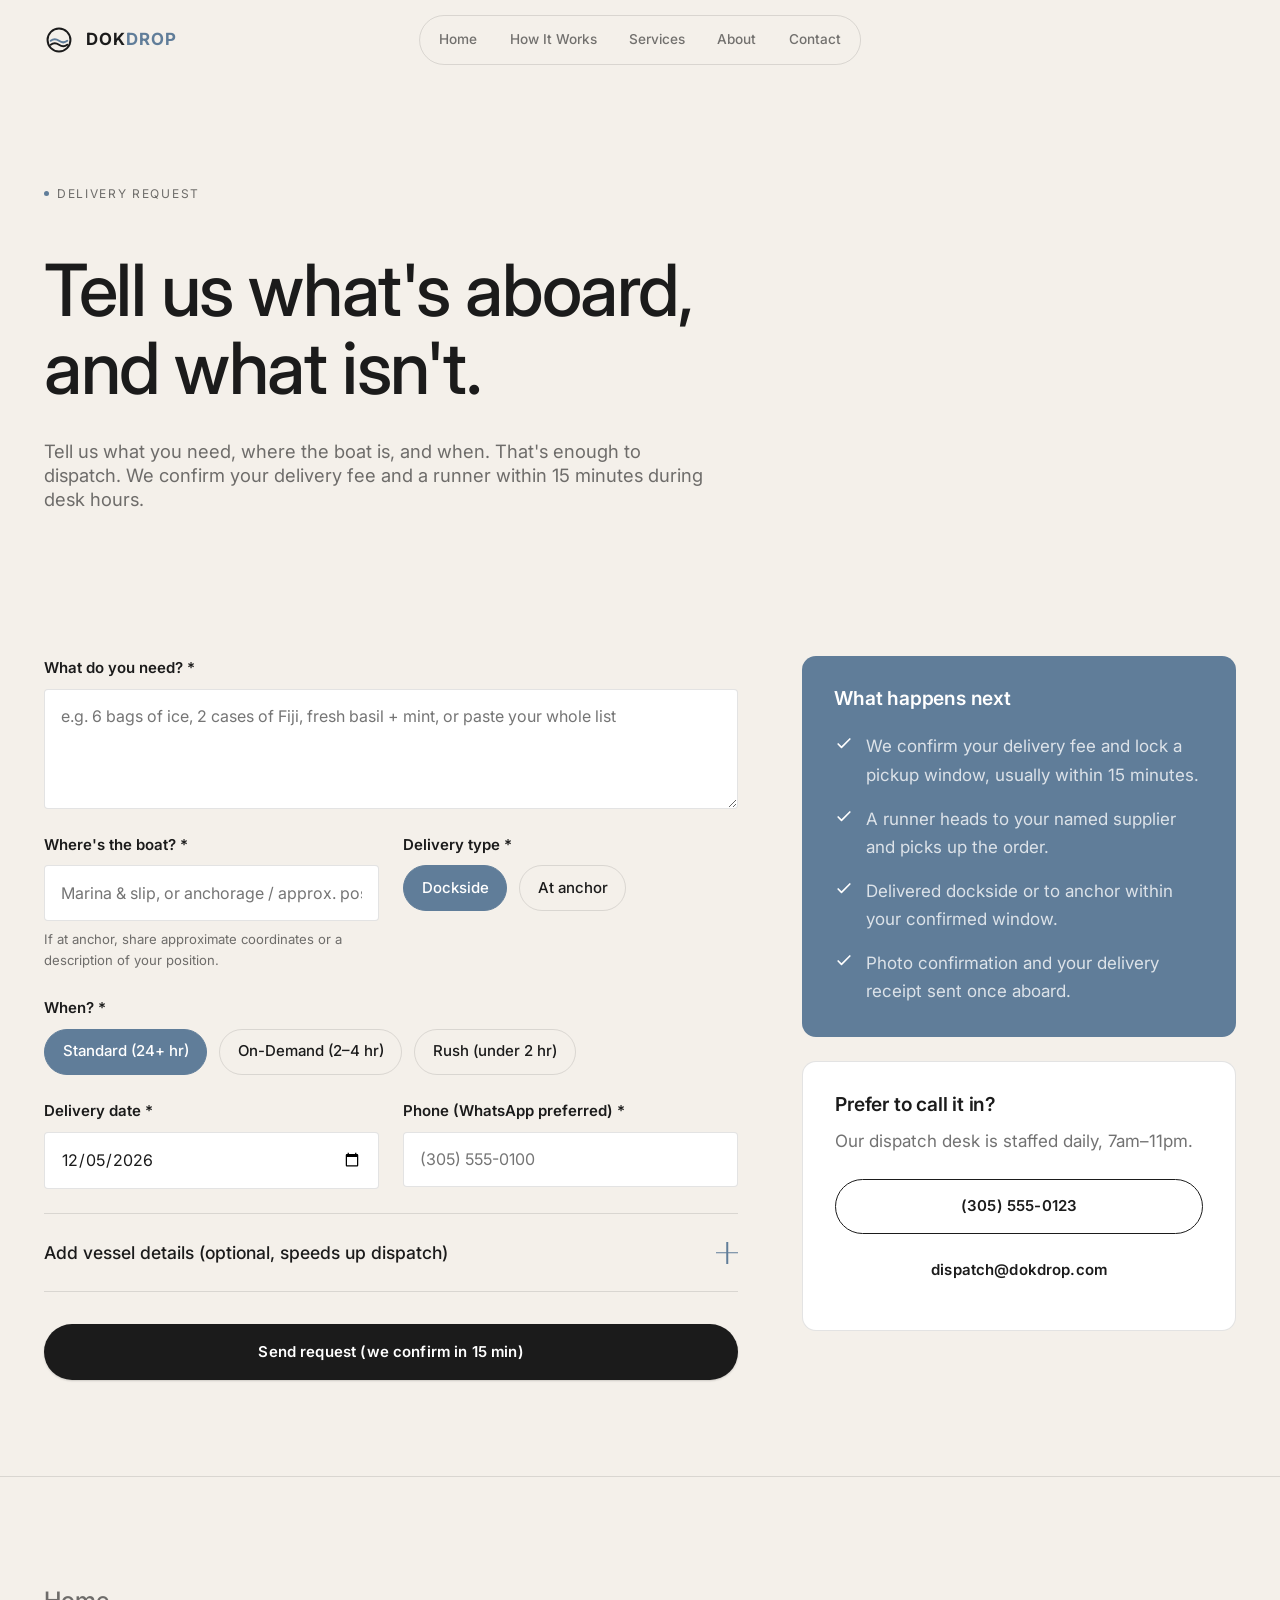
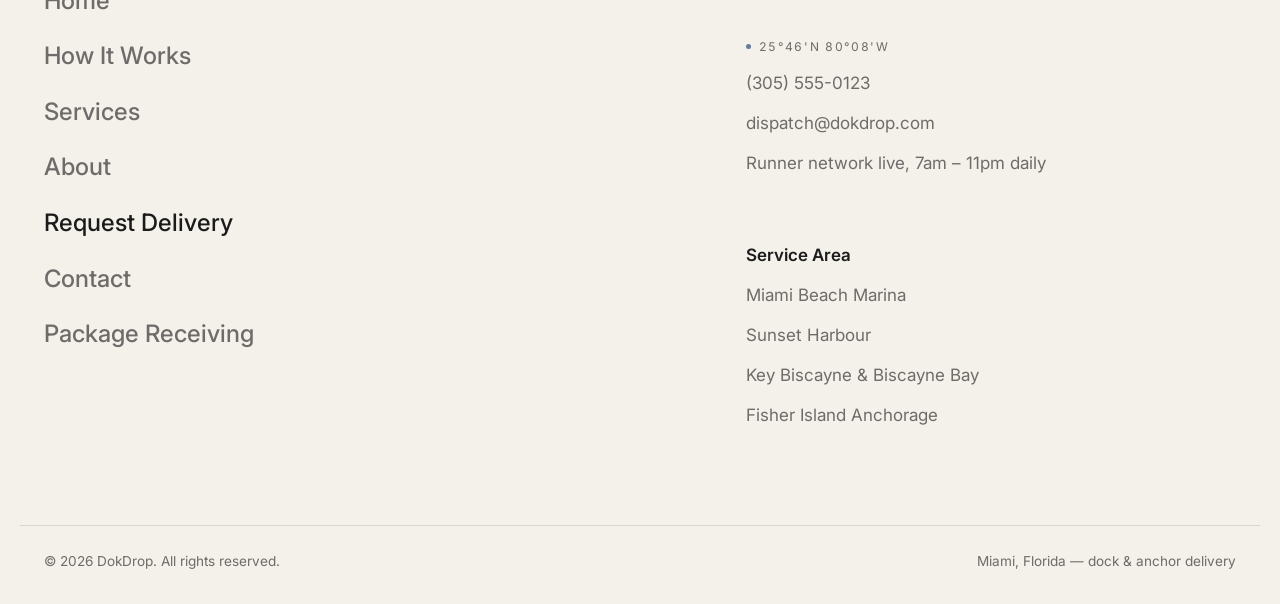
<file: request.html>
<!DOCTYPE html>
<html lang="en">
<head>
<meta charset="UTF-8">
<meta name="viewport" content="width=device-width, initial-scale=1">
<title>Request a Delivery — DokDrop</title>
<meta name="description" content="Submit a delivery request to DokDrop: vessel details, delivery window, and which supplier to pick up from. A runner brings it dockside or to anchor.">
<link rel="icon" type="image/svg+xml" href="assets/images/favicon.svg?v=2">
<link rel="preconnect" href="https://fonts.googleapis.com">
<link rel="preconnect" href="https://fonts.gstatic.com" crossorigin>
<link rel="stylesheet" href="assets/css/styles.css">
</head>
<body>
<a class="skip-link" href="#main">Skip to content</a>

<header class="site-header">
  <div class="container nav-row">
    <a href="index.html" class="brand" aria-label="DokDrop home">
      <svg class="brand-mark" viewBox="0 0 76 76" aria-hidden="true">
        <circle cx="38" cy="38" r="29" fill="none" stroke="var(--color-ink)" stroke-width="5"/>
        <path d="M17 40 Q 27 32, 38 40 T 59 40" fill="none" stroke="var(--slate)" stroke-width="5" stroke-linecap="round"/>
        <path d="M17 50 Q 27 42, 38 50 T 59 50" fill="none" stroke="var(--color-ink)" stroke-width="5" stroke-linecap="round"/>
      </svg>
      <span class="brand-word">Dok<em>Drop</em></span>
    </a>

    <nav class="tubelight-nav" aria-label="Primary">
      <div class="tubelight-nav-inner">
        <span class="tubelight-indicator" aria-hidden="true"><span class="tubelight-glow"></span></span>
        <a href="index.html" class="tubelight-item"><span class="tubelight-icon"><svg viewBox="0 0 24 24"><path d="M4 11.5 12 4l8 7.5" stroke="currentColor" stroke-width="1.7" stroke-linecap="round" stroke-linejoin="round" fill="none"/><path d="M6 10v9a1 1 0 0 0 1 1h3v-5.5h4V20h3a1 1 0 0 0 1-1v-9" stroke="currentColor" stroke-width="1.7" stroke-linecap="round" stroke-linejoin="round" fill="none"/></svg></span><span class="tubelight-label">Home</span></a>
        <a href="how-it-works.html" class="tubelight-item"><span class="tubelight-icon"><svg viewBox="0 0 24 24"><path d="M3 15.5h18l-2.3 4.7H5.3L3 15.5Z" stroke="currentColor" stroke-width="1.6" stroke-linejoin="round" fill="none"/><path d="M8.5 15.5V5" stroke="currentColor" stroke-width="1.6" stroke-linecap="round"/><path d="M8.5 5 15 15.5H8.5Z" stroke="currentColor" stroke-width="1.6" stroke-linejoin="round" fill="none"/></svg></span><span class="tubelight-label">How It Works</span></a>
        <a href="services.html" class="tubelight-item"><span class="tubelight-icon"><svg viewBox="0 0 24 24"><path d="M6 8h12l-1 12.5H7L6 8Z" stroke="currentColor" stroke-width="1.6" stroke-linejoin="round" fill="none"/><path d="M9 8V6.3a3 3 0 0 1 6 0V8" stroke="currentColor" stroke-width="1.6" stroke-linecap="round" fill="none"/></svg></span><span class="tubelight-label">Services</span></a>
        <a href="about.html" class="tubelight-item"><span class="tubelight-icon"><svg viewBox="0 0 24 24"><circle cx="12" cy="5.7" r="1.8" stroke="currentColor" stroke-width="1.5"/><path d="M12 7.5V19" stroke="currentColor" stroke-width="1.6" stroke-linecap="round"/><path d="M7.5 10.5h9" stroke="currentColor" stroke-width="1.6" stroke-linecap="round"/><path d="M5 13.5a7 7 0 0 0 7 5.5 7 7 0 0 0 7-5.5" stroke="currentColor" stroke-width="1.6" stroke-linecap="round" fill="none"/></svg></span><span class="tubelight-label">About</span></a>
        <a href="contact.html" class="tubelight-item"><span class="tubelight-icon"><svg viewBox="0 0 24 24"><path d="M6.6 4.3h3l1.3 3.6-1.9 1.4a10.8 10.8 0 0 0 5.2 5.2l1.4-1.9 3.6 1.3v3a1.5 1.5 0 0 1-1.6 1.5A15.3 15.3 0 0 1 5.1 5.9a1.5 1.5 0 0 1 1.5-1.6Z" stroke="currentColor" stroke-width="1.6" stroke-linejoin="round" fill="none"/></svg></span><span class="tubelight-label">Contact</span></a>
      </div>
    </nav>
  </div>
</header>

<main id="main">

  <section class="page-header overlap-header">
    <div class="container">
      <p class="coord" style="margin-bottom:var(--sp-6);">DELIVERY REQUEST</p>
      <h1 class="reveal-cinematic" style="max-width:15ch;">Tell us what's aboard, and what isn't.</h1>
      <p class="lede reveal-cinematic" style="max-width:56ch; margin-top:var(--sp-6);">Tell us what you need, where the boat is, and when. That's enough to dispatch. We confirm your delivery fee and a runner within 15 minutes during desk hours.</p>
    </div>
  </section>

  <section class="section">
    <div class="container">
      <div class="two-col two-col-form">

        <form id="request-form" novalidate action="https://formspree.io/f/mojooqrl" method="POST">
          <div class="form-grid">

            <div class="field full">
              <label for="order-details">What do you need?<span aria-hidden="true"> *</span></label>
              <textarea id="order-details" name="order-details" required placeholder="e.g. 6 bags of ice, 2 cases of Fiji, fresh basil + mint, or paste your whole list"></textarea>
              <span class="error-msg">Let us know what you need.</span>
            </div>

            <div class="field">
              <label for="location">Where's the boat?<span aria-hidden="true"> *</span></label>
              <input type="text" id="location" name="location" required placeholder="Marina &amp; slip, or anchorage / approx. position">
              <span class="hint">If at anchor, share approximate coordinates or a description of your position.</span>
              <span class="error-msg">Please share your marina/slip or anchor location.</span>
            </div>

            <div class="field">
              <label>Delivery type<span aria-hidden="true"> *</span></label>
              <div class="pill-group" role="radiogroup" aria-required="true">
                <span class="pill-choice">
                  <input type="radio" id="type-dock" name="delivery-type" value="Dockside" required checked>
                  <label for="type-dock">Dockside</label>
                </span>
                <span class="pill-choice">
                  <input type="radio" id="type-anchor" name="delivery-type" value="At anchor" required>
                  <label for="type-anchor">At anchor</label>
                </span>
              </div>
            </div>

            <div class="field full">
              <label>When?<span aria-hidden="true"> *</span></label>
              <div class="pill-group" role="radiogroup" aria-required="true">
                <span class="pill-choice">
                  <input type="radio" id="urgency-standard" name="urgency" value="Standard (24+ hr)" required checked>
                  <label for="urgency-standard">Standard (24+ hr)</label>
                </span>
                <span class="pill-choice">
                  <input type="radio" id="urgency-ondemand" name="urgency" value="On-Demand (2-4 hr)" required>
                  <label for="urgency-ondemand">On-Demand (2–4 hr)</label>
                </span>
                <span class="pill-choice">
                  <input type="radio" id="urgency-rush" name="urgency" value="Rush (under 2 hr)" required>
                  <label for="urgency-rush">Rush (under 2 hr)</label>
                </span>
              </div>
            </div>

            <div class="field">
              <label for="delivery-date">Delivery date<span aria-hidden="true"> *</span></label>
              <input type="date" id="delivery-date" name="delivery-date" required>
              <span class="error-msg">Please choose a delivery date.</span>
            </div>

            <div class="field">
              <label for="contact-phone">Phone (WhatsApp preferred)<span aria-hidden="true"> *</span></label>
              <input type="tel" id="contact-phone" name="contact-phone" required placeholder="(305) 555-0100">
              <span class="error-msg">Please enter a phone number.</span>
            </div>

            <details class="faq-item form-more" id="form-more">
              <summary>Add vessel details (optional, speeds up dispatch)<span class="faq-icon" aria-hidden="true"></span></summary>
              <div class="form-grid form-more-grid">

                <div class="field">
                  <label for="vessel-name">Vessel name</label>
                  <input type="text" id="vessel-name" name="vessel-name" placeholder="e.g. Sea Fable">
                </div>

                <div class="field">
                  <label for="vessel-loa">Length overall (LOA)</label>
                  <input type="text" id="vessel-loa" name="vessel-loa" placeholder="e.g. 124 ft">
                </div>

                <div class="field">
                  <label for="guest-count">Guests aboard</label>
                  <input type="text" id="guest-count" name="guest-count" placeholder="e.g. 8 guests, 6 crew">
                </div>

                <div class="field">
                  <label for="supplier">Pick up from</label>
                  <input type="text" id="supplier" name="supplier" placeholder="e.g. Publix on Alton Rd, or your usual chandlery">
                  <span class="hint">DokDrop doesn't sell goods. You pay the supplier directly, and we just handle the run.</span>
                </div>

                <div class="field">
                  <label for="contact-name">Your name</label>
                  <input type="text" id="contact-name" name="contact-name" placeholder="Full name">
                </div>

                <div class="field">
                  <label for="contact-role">Role</label>
                  <select id="contact-role" name="contact-role">
                    <option value="Captain">Captain</option>
                    <option value="Crew">Crew</option>
                    <option value="Purser/Stew">Purser / Chief Stew</option>
                    <option value="Owner">Owner</option>
                    <option value="Other">Other</option>
                  </select>
                </div>

                <div class="field">
                  <label for="contact-email">Email</label>
                  <input type="email" id="contact-email" name="contact-email" placeholder="you@vessel.com">
                </div>

                <div class="field">
                  <label for="delivery-time">Preferred time</label>
                  <input type="time" id="delivery-time" name="delivery-time">
                </div>

                <div class="field full">
                  <label>Categories needed</label>
                  <div class="pill-group">
                    <span class="pill-choice">
                      <input type="checkbox" id="cat-galley" name="categories" value="Galley Provisioning">
                      <label for="cat-galley">Galley Provisioning</label>
                    </span>
                    <span class="pill-choice">
                      <input type="checkbox" id="cat-deck" name="categories" value="Deck & Maintenance">
                      <label for="cat-deck">Deck &amp; Maintenance</label>
                    </span>
                    <span class="pill-choice">
                      <input type="checkbox" id="cat-technical" name="categories" value="Technical & Parts">
                      <label for="cat-technical">Technical &amp; Parts</label>
                    </span>
                    <span class="pill-choice">
                      <input type="checkbox" id="cat-guest" name="categories" value="Guest & Owner Amenities">
                      <label for="cat-guest">Guest Amenities</label>
                    </span>
                    <span class="pill-choice">
                      <input type="checkbox" id="cat-fuel" name="categories" value="Fuel, Water & Ice">
                      <label for="cat-fuel">Fuel, Water &amp; Ice</label>
                    </span>
                    <span class="pill-choice">
                      <input type="checkbox" id="cat-other" name="categories" value="Other">
                      <label for="cat-other">Other</label>
                    </span>
                  </div>
                </div>

                <div class="field full">
                  <label for="access-notes">Access notes <span class="hint">(optional)</span></label>
                  <textarea id="access-notes" name="access-notes" placeholder="Gate codes, dock contact, tender pickup point, or anything the delivery crew should know."></textarea>
                </div>

              </div>
            </details>

          </div>

          <button type="submit" class="btn btn-primary btn-block" style="margin-top:var(--sp-6);">Send request (we confirm in 15 min)</button>

          <div class="form-status" id="form-status" tabindex="-1">
            <svg viewBox="0 0 24 24" fill="none" aria-hidden="true"><path d="M5 12l4 4L19 6" stroke="currentColor" stroke-width="2" stroke-linecap="round" stroke-linejoin="round"/></svg>
            <span>Request received. We'll confirm your delivery fee and dispatch a runner shortly, by phone or email.</span>
          </div>
        </form>

        <aside>
          <div class="card" style="background:var(--slate); color:var(--white); border:none;">
            <h4 style="color:var(--white);">What happens next</h4>
            <ul class="list-check" style="margin-top:var(--sp-5);">
              <li><svg viewBox="0 0 24 24" fill="none" style="color:var(--white);"><path d="M5 12l4 4L19 6" stroke="currentColor" stroke-width="2" stroke-linecap="round" stroke-linejoin="round"/></svg><span style="color:rgba(255,255,255,0.78);">We confirm your delivery fee and lock a pickup window, usually within 15 minutes.</span></li>
              <li><svg viewBox="0 0 24 24" fill="none" style="color:var(--white);"><path d="M5 12l4 4L19 6" stroke="currentColor" stroke-width="2" stroke-linecap="round" stroke-linejoin="round"/></svg><span style="color:rgba(255,255,255,0.78);">A runner heads to your named supplier and picks up the order.</span></li>
              <li><svg viewBox="0 0 24 24" fill="none" style="color:var(--white);"><path d="M5 12l4 4L19 6" stroke="currentColor" stroke-width="2" stroke-linecap="round" stroke-linejoin="round"/></svg><span style="color:rgba(255,255,255,0.78);">Delivered dockside or to anchor within your confirmed window.</span></li>
              <li><svg viewBox="0 0 24 24" fill="none" style="color:var(--white);"><path d="M5 12l4 4L19 6" stroke="currentColor" stroke-width="2" stroke-linecap="round" stroke-linejoin="round"/></svg><span style="color:rgba(255,255,255,0.78);">Photo confirmation and your delivery receipt sent once aboard.</span></li>
            </ul>
          </div>

          <div class="card" style="margin-top:var(--sp-5);">
            <h4>Prefer to call it in?</h4>
            <p style="margin-top:var(--sp-3);">Our dispatch desk is staffed daily, 7am–11pm.</p>
            <a href="tel:+13055550123" class="btn btn-outline btn-block" style="margin-top:var(--sp-5);">(305) 555-0123</a>
            <a href="mailto:dispatch@dokdrop.com" class="btn btn-ghost btn-block" style="margin-top:var(--sp-2);">dispatch@dokdrop.com</a>
          </div>
        </aside>

      </div>
    </div>
  </section>

</main>

<footer class="mega-footer">
  <div class="container mega-footer-grid">
    <nav class="mega-footer-nav" aria-label="Footer">
      <a href="index.html">Home</a>
      <a href="how-it-works.html">How It Works<sup class="rn">I</sup></a>
      <a href="services.html">Services<sup class="rn">II</sup></a>
      <a href="about.html">About<sup class="rn">III</sup></a>
      <a href="request.html" aria-current="page">Request Delivery<sup class="rn">IV</sup></a>
      <a href="contact.html">Contact<sup class="rn">V</sup></a>
      <a href="package-receiving.html">Package Receiving<sup class="rn">VI</sup></a>
    </nav>
    <div>
      <div class="mega-footer-meta">
        <span class="coord">25°46'N 80°08'W</span>
        <a href="tel:+13055550123">(305) 555-0123</a>
        <a href="mailto:dispatch@dokdrop.com">dispatch@dokdrop.com</a>
        <span>Runner network live, 7am – 11pm daily</span>
      </div>
      <div class="mega-footer-meta">
        <span style="color:var(--color-ink); font-weight:600;">Service Area</span>
        <a href="delivery-miami-beach-marina.html">Miami Beach Marina</a>
        <a href="delivery-sunset-harbour.html">Sunset Harbour</a>
        <a href="delivery-key-biscayne-anchorage.html">Key Biscayne &amp; Biscayne Bay</a>
        <a href="delivery-fisher-island.html">Fisher Island Anchorage</a>
      </div>
    </div>
  </div>
  <div class="container mega-footer-bottom">
    <span>© 2026 DokDrop. All rights reserved.</span>
    <span>Miami, Florida — dock &amp; anchor delivery</span>
  </div>
</footer>

<button class="scroll-compass" id="scroll-compass" aria-label="Scroll progress — return to top">
  <svg viewBox="0 0 56 56">
    <g class="compass-pointer" id="compass-pointer">
      <path d="M28 16 L34 32 L28 28 L22 32 Z" fill="var(--slate)"/>
    </g>
  </svg>
</button>

<script src="assets/js/main.js"></script>
</body>
</html>
</file>
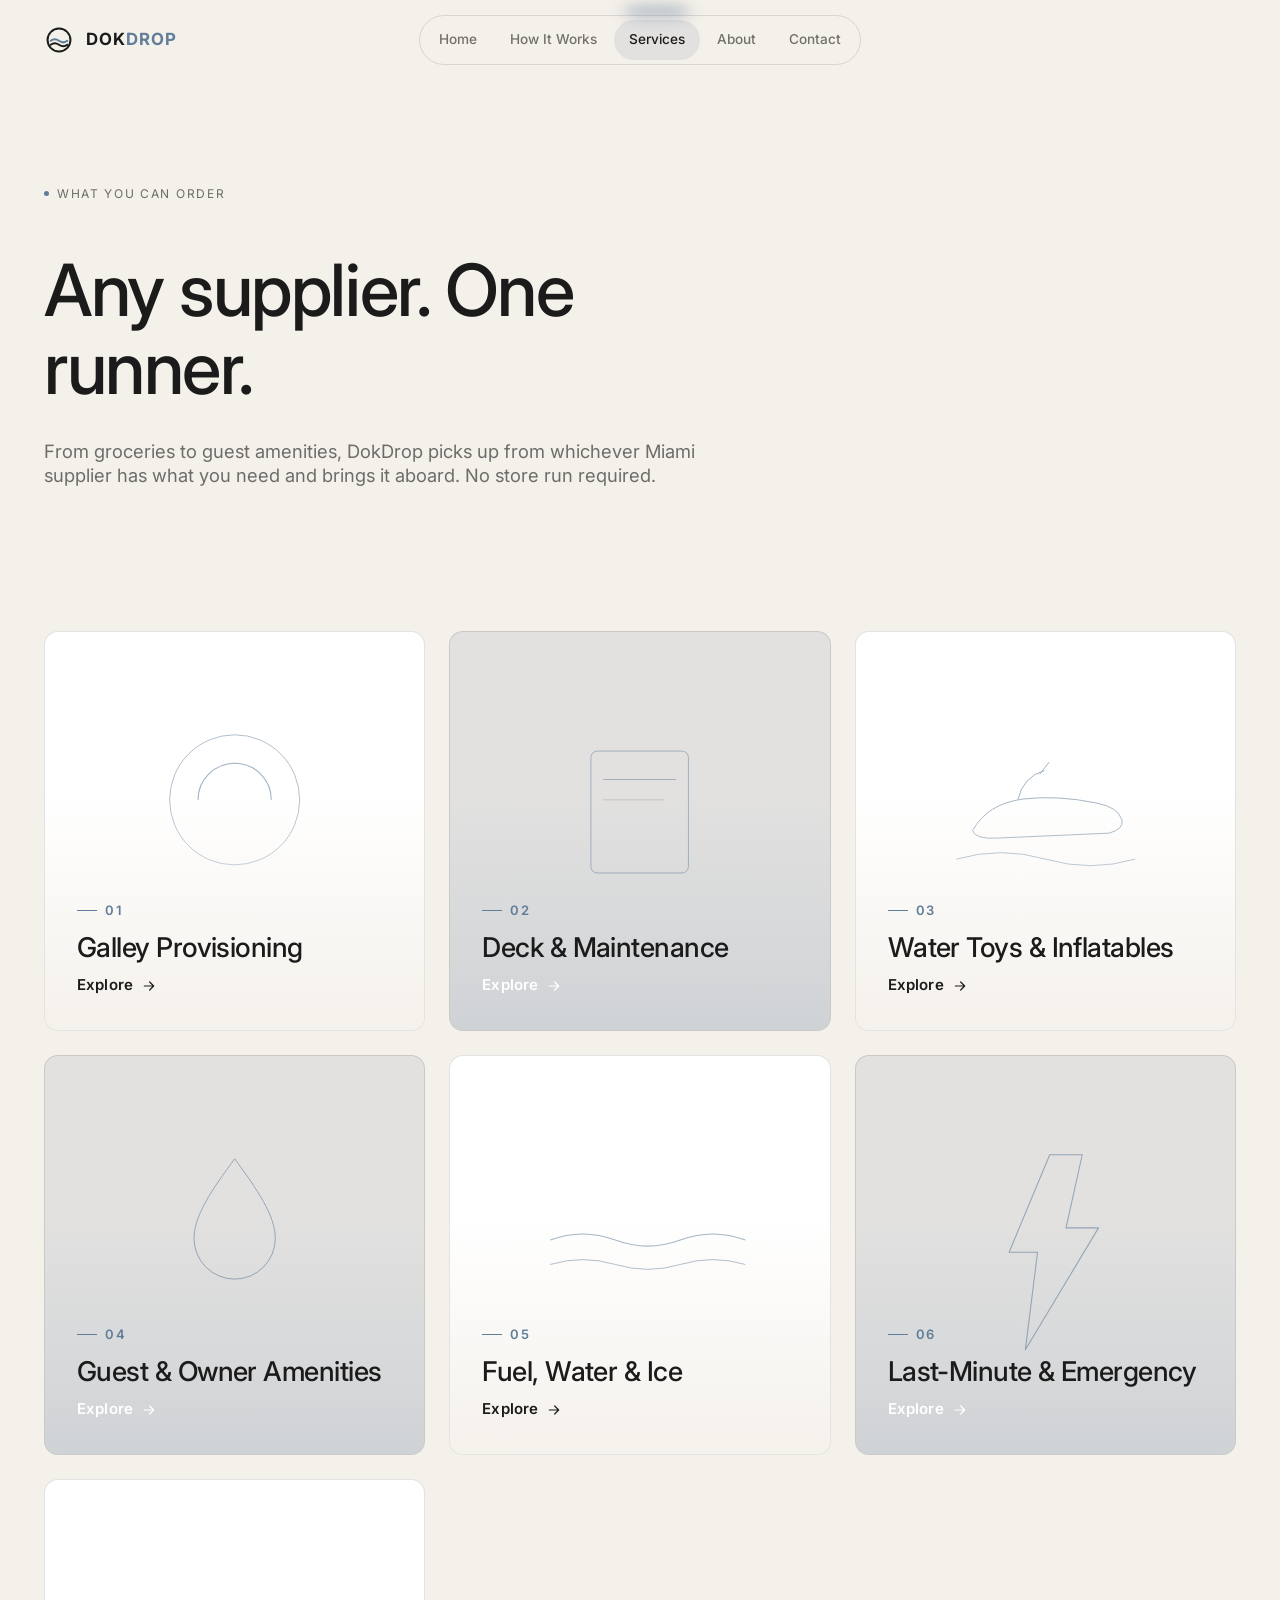
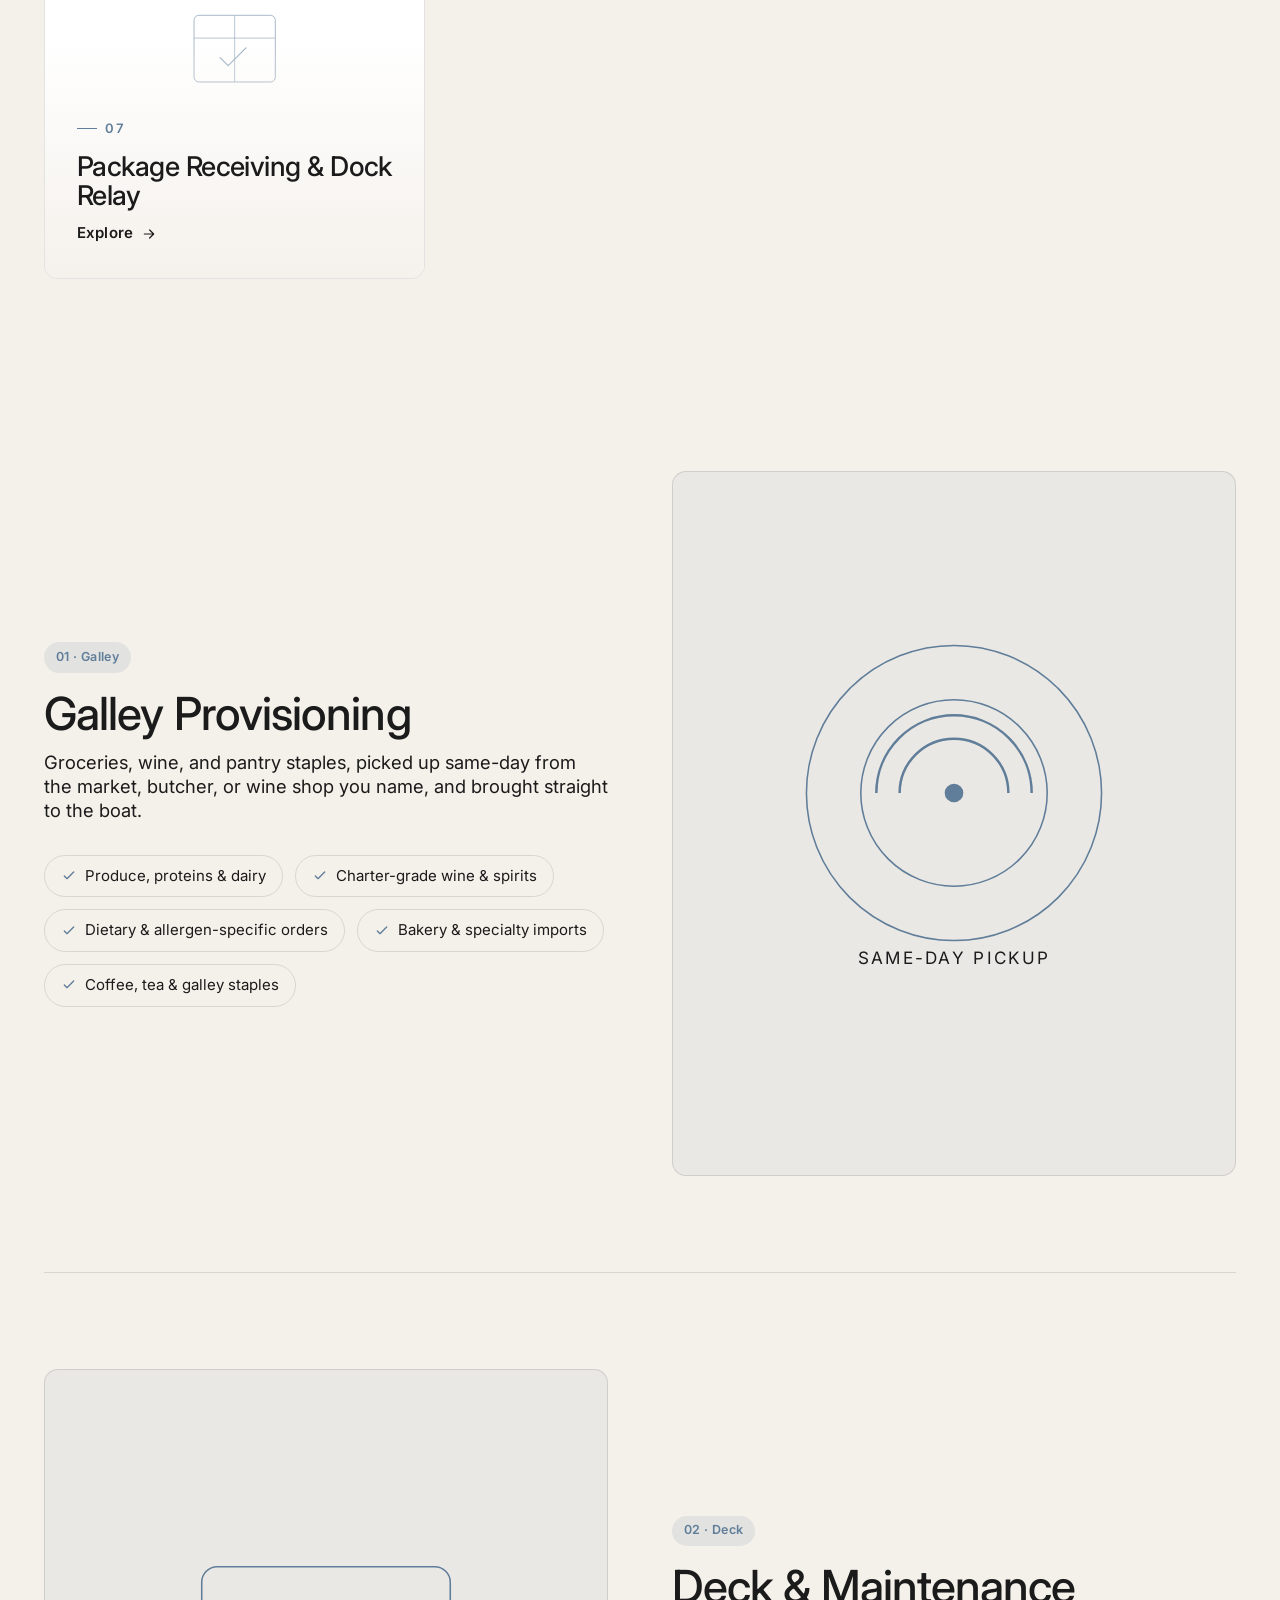
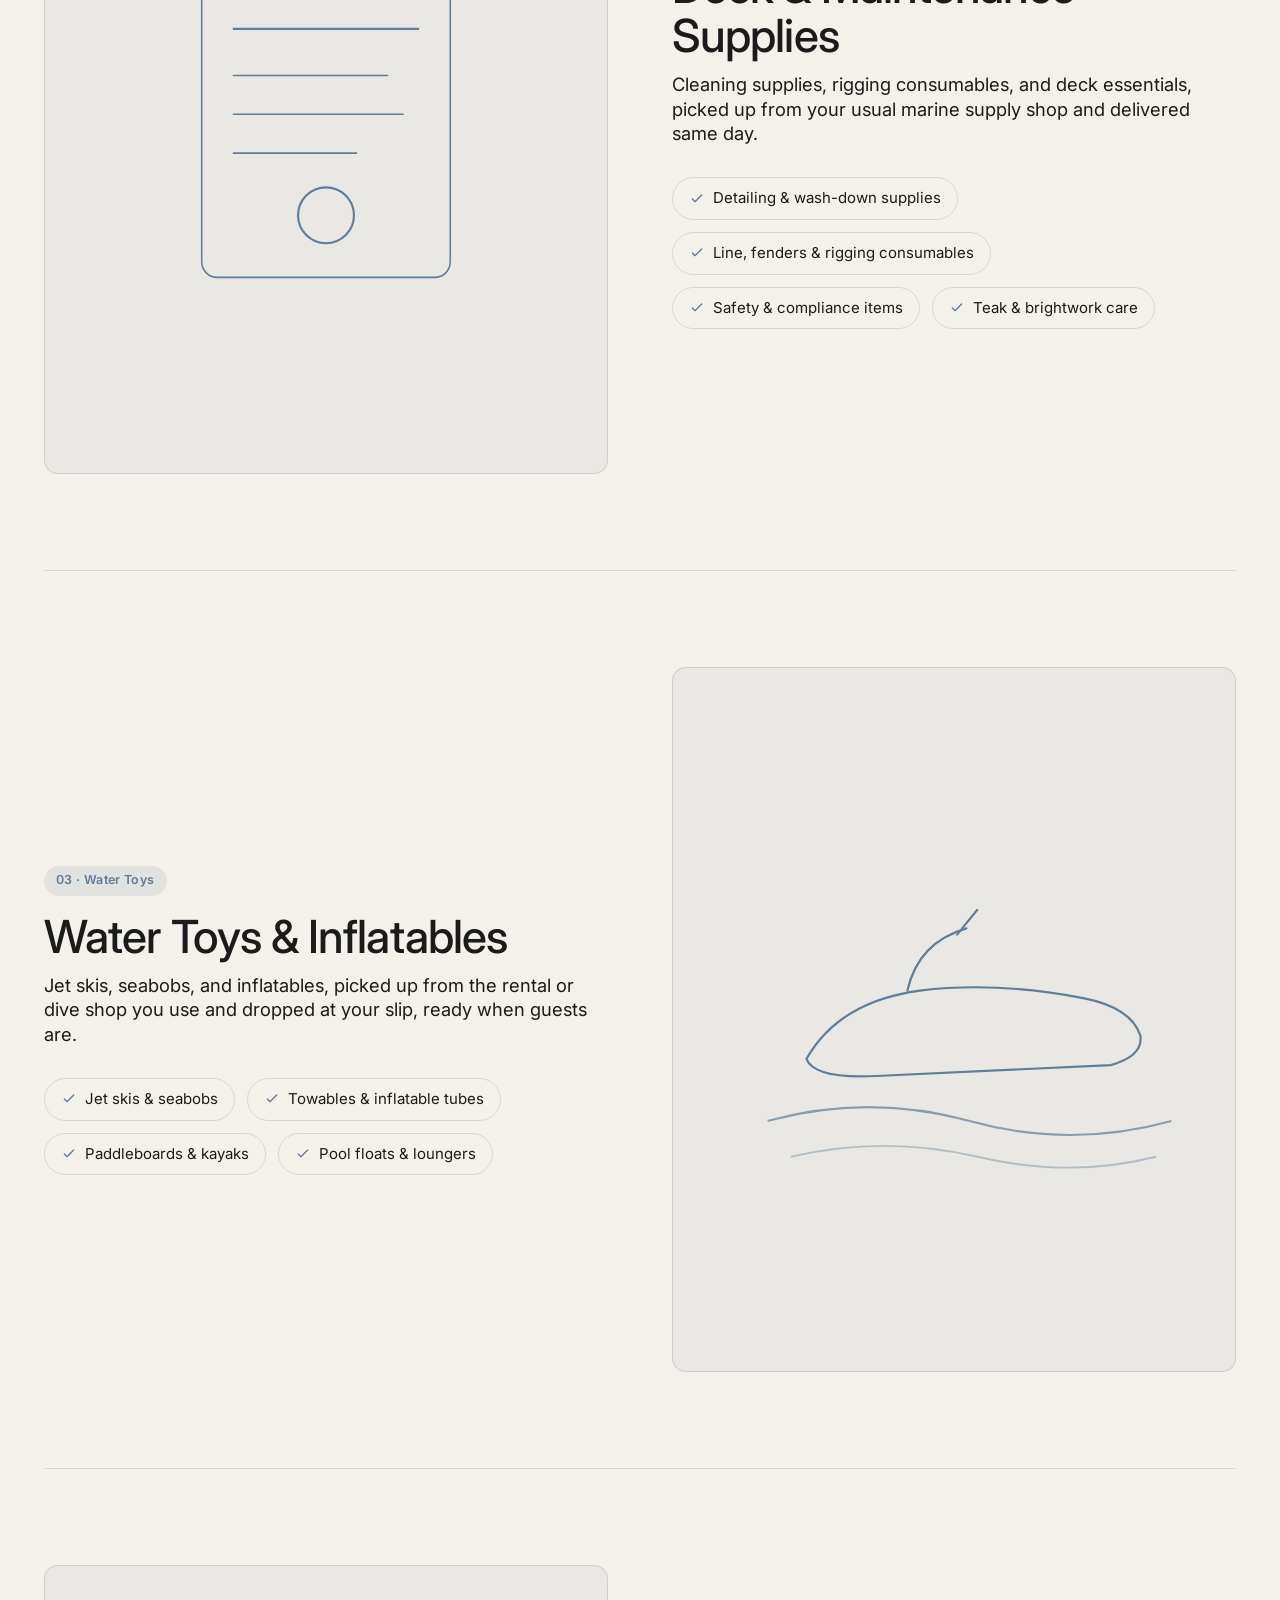
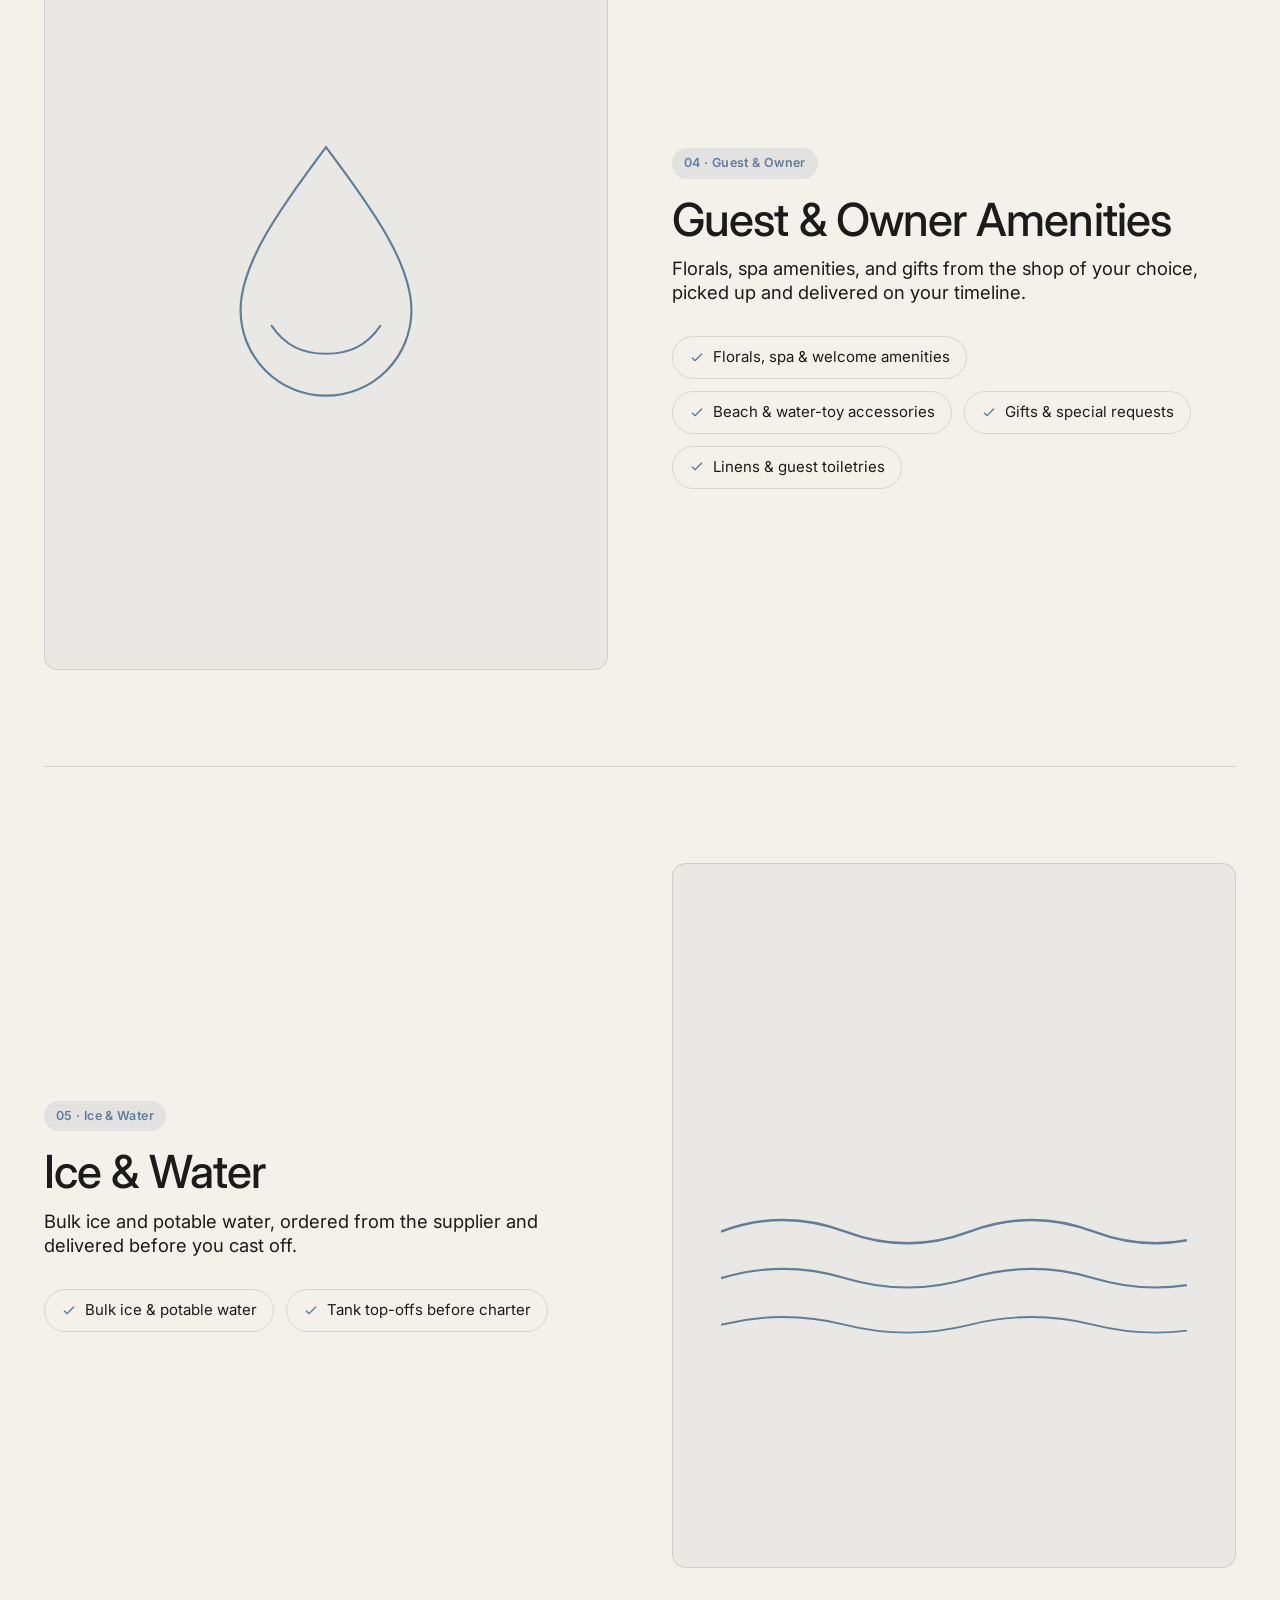
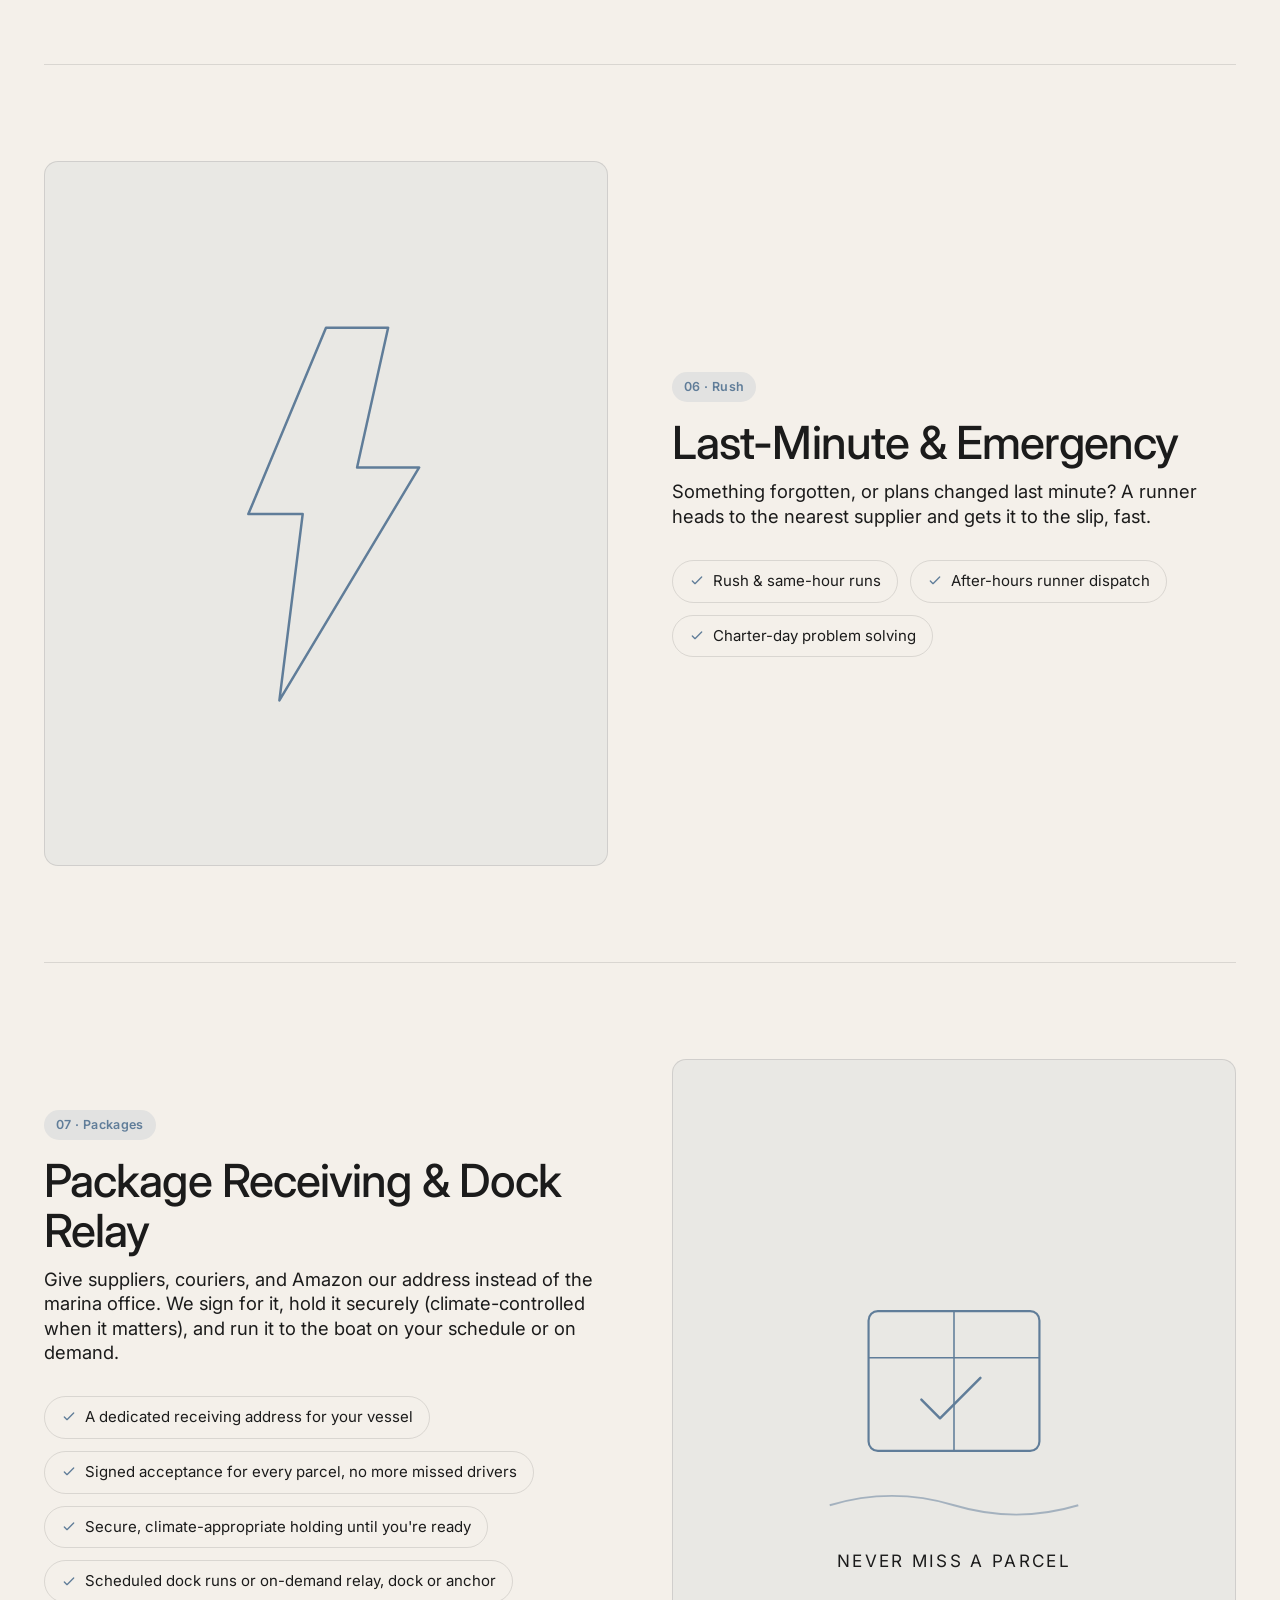
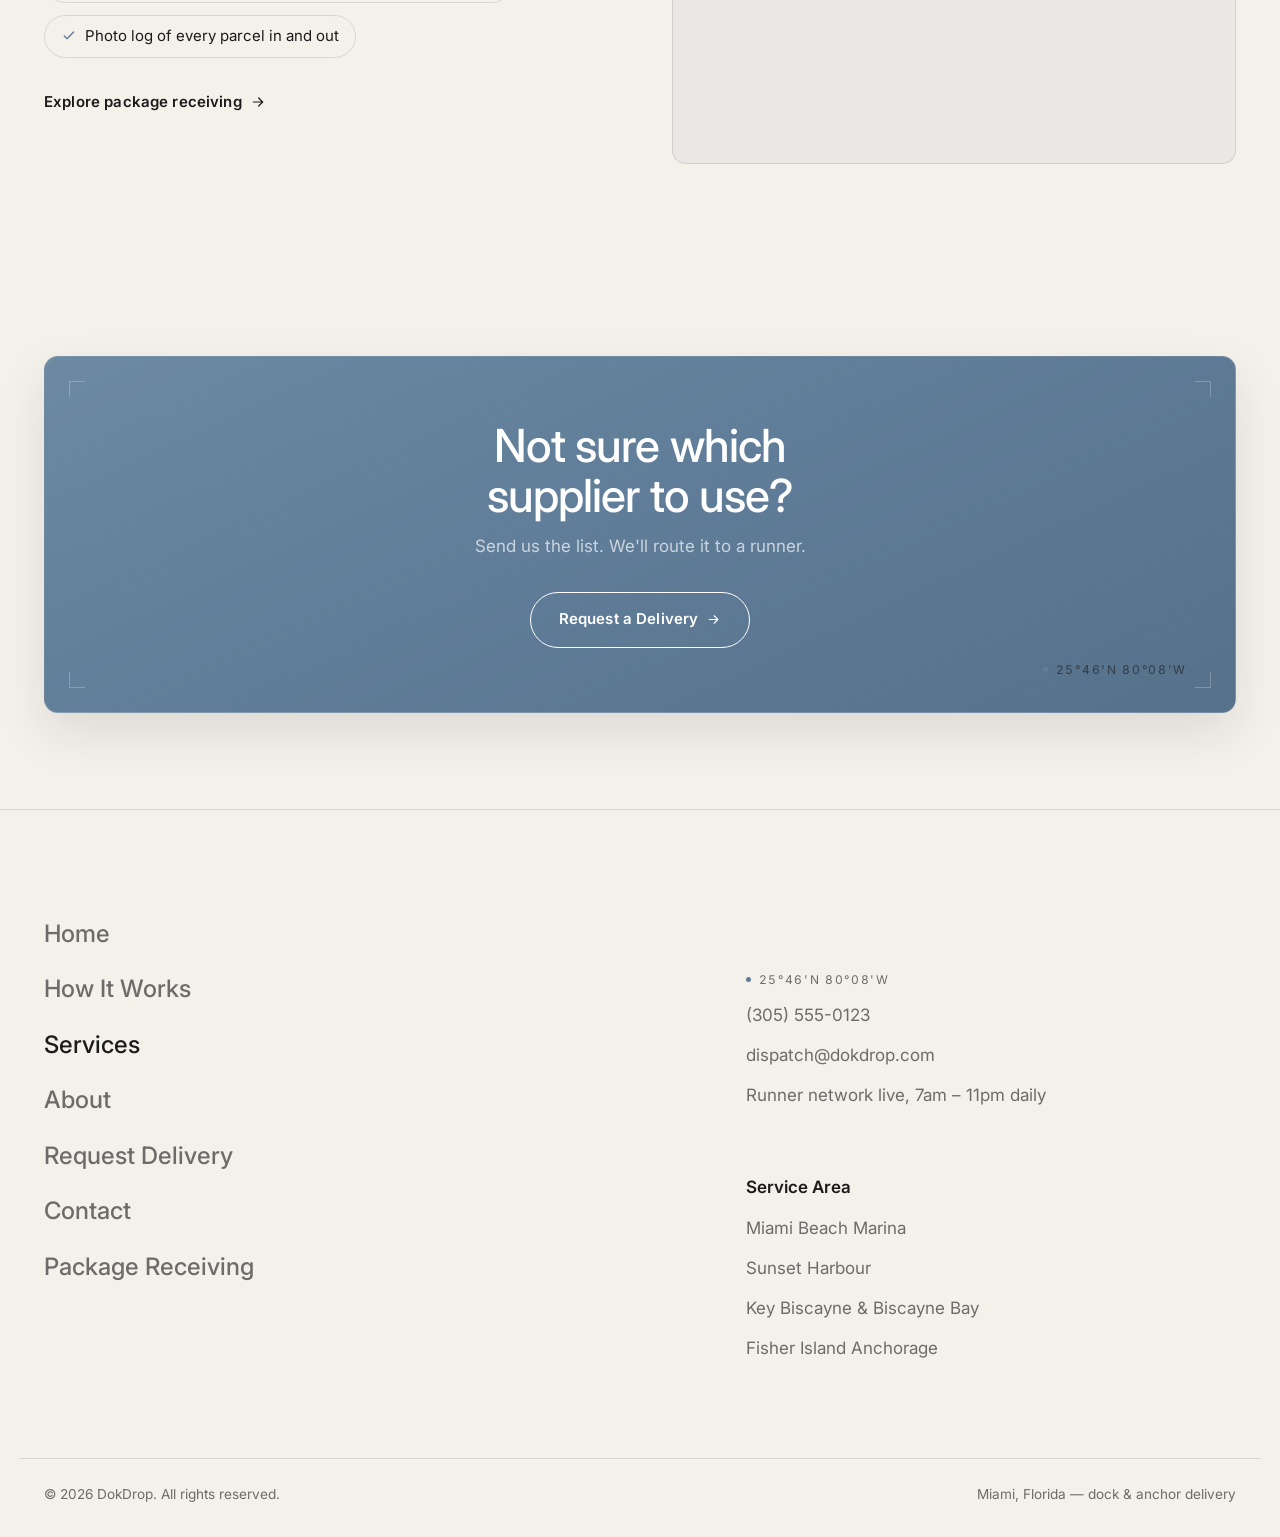
<file: services.html>
<!DOCTYPE html>
<html lang="en">
<head>
<meta charset="UTF-8">
<meta name="viewport" content="width=device-width, initial-scale=1">
<title>What You Can Order — DokDrop</title>
<meta name="description" content="Everything a yacht crew can have delivered dockside or to anchor: groceries and drinks, deck supplies, water toys, guest amenities, ice and water, and rush runs, all from the suppliers you already use.">
<link rel="icon" type="image/svg+xml" href="assets/images/favicon.svg?v=2">
<link rel="preconnect" href="https://fonts.googleapis.com">
<link rel="preconnect" href="https://fonts.gstatic.com" crossorigin>
<link rel="stylesheet" href="assets/css/styles.css">
</head>
<body>
<a class="skip-link" href="#main">Skip to content</a>

<header class="site-header">
  <div class="container nav-row">
    <a href="index.html" class="brand" aria-label="DokDrop home">
      <svg class="brand-mark" viewBox="0 0 76 76" aria-hidden="true">
        <circle cx="38" cy="38" r="29" fill="none" stroke="var(--color-ink)" stroke-width="5"/>
        <path d="M17 40 Q 27 32, 38 40 T 59 40" fill="none" stroke="var(--slate)" stroke-width="5" stroke-linecap="round"/>
        <path d="M17 50 Q 27 42, 38 50 T 59 50" fill="none" stroke="var(--color-ink)" stroke-width="5" stroke-linecap="round"/>
      </svg>
      <span class="brand-word">Dok<em>Drop</em></span>
    </a>

    <nav class="tubelight-nav" aria-label="Primary">
      <div class="tubelight-nav-inner">
        <span class="tubelight-indicator" aria-hidden="true"><span class="tubelight-glow"></span></span>
        <a href="index.html" class="tubelight-item"><span class="tubelight-icon"><svg viewBox="0 0 24 24"><path d="M4 11.5 12 4l8 7.5" stroke="currentColor" stroke-width="1.7" stroke-linecap="round" stroke-linejoin="round" fill="none"/><path d="M6 10v9a1 1 0 0 0 1 1h3v-5.5h4V20h3a1 1 0 0 0 1-1v-9" stroke="currentColor" stroke-width="1.7" stroke-linecap="round" stroke-linejoin="round" fill="none"/></svg></span><span class="tubelight-label">Home</span></a>
        <a href="how-it-works.html" class="tubelight-item"><span class="tubelight-icon"><svg viewBox="0 0 24 24"><path d="M3 15.5h18l-2.3 4.7H5.3L3 15.5Z" stroke="currentColor" stroke-width="1.6" stroke-linejoin="round" fill="none"/><path d="M8.5 15.5V5" stroke="currentColor" stroke-width="1.6" stroke-linecap="round"/><path d="M8.5 5 15 15.5H8.5Z" stroke="currentColor" stroke-width="1.6" stroke-linejoin="round" fill="none"/></svg></span><span class="tubelight-label">How It Works</span></a>
        <a href="services.html" class="tubelight-item" aria-current="page"><span class="tubelight-icon"><svg viewBox="0 0 24 24"><path d="M6 8h12l-1 12.5H7L6 8Z" stroke="currentColor" stroke-width="1.6" stroke-linejoin="round" fill="none"/><path d="M9 8V6.3a3 3 0 0 1 6 0V8" stroke="currentColor" stroke-width="1.6" stroke-linecap="round" fill="none"/></svg></span><span class="tubelight-label">Services</span></a>
        <a href="about.html" class="tubelight-item"><span class="tubelight-icon"><svg viewBox="0 0 24 24"><circle cx="12" cy="5.7" r="1.8" stroke="currentColor" stroke-width="1.5"/><path d="M12 7.5V19" stroke="currentColor" stroke-width="1.6" stroke-linecap="round"/><path d="M7.5 10.5h9" stroke="currentColor" stroke-width="1.6" stroke-linecap="round"/><path d="M5 13.5a7 7 0 0 0 7 5.5 7 7 0 0 0 7-5.5" stroke="currentColor" stroke-width="1.6" stroke-linecap="round" fill="none"/></svg></span><span class="tubelight-label">About</span></a>
        <a href="contact.html" class="tubelight-item"><span class="tubelight-icon"><svg viewBox="0 0 24 24"><path d="M6.6 4.3h3l1.3 3.6-1.9 1.4a10.8 10.8 0 0 0 5.2 5.2l1.4-1.9 3.6 1.3v3a1.5 1.5 0 0 1-1.6 1.5A15.3 15.3 0 0 1 5.1 5.9a1.5 1.5 0 0 1 1.5-1.6Z" stroke="currentColor" stroke-width="1.6" stroke-linejoin="round" fill="none"/></svg></span><span class="tubelight-label">Contact</span></a>
      </div>
    </nav>
  </div>
</header>

<main id="main">

  <section class="page-header overlap-header">
    <div class="container">
      <p class="coord" style="margin-bottom:var(--sp-6);">WHAT YOU CAN ORDER</p>
      <h1 class="reveal-cinematic" style="max-width:16ch;">Any supplier. One runner.</h1>
      <p class="lede reveal-cinematic" style="max-width:56ch; margin-top:var(--sp-6);">From groceries to guest amenities, DokDrop picks up from whichever Miami supplier has what you need and brings it aboard. No store run required.</p>
    </div>
  </section>

  <section class="section">
    <div class="container">
      <div class="tile-grid reveal reveal-stagger">
        <a href="#galley" class="tile-card">
          <span class="tile-art" aria-hidden="true"><svg viewBox="0 0 300 300" fill="none"><circle cx="150" cy="140" r="80" stroke="#607D99" stroke-width="1"/><path d="M105 140a45 45 0 0190 0" stroke="#607D99" stroke-width="1.4"/></svg></span>
          <span class="tile-body"><span class="eyebrow">01</span><h3>Galley Provisioning</h3><span class="arrow-link">Explore<svg viewBox="0 0 24 24" fill="none"><path d="M5 12h14m0 0l-6-6m6 6l-6 6" stroke="currentColor" stroke-width="1.8" stroke-linecap="round" stroke-linejoin="round"/></svg></span></span>
        </a>
        <a href="#deck" class="tile-card dark">
          <span class="tile-art" aria-hidden="true"><svg viewBox="0 0 300 300" fill="none"><rect x="90" y="80" width="120" height="150" rx="8" stroke="#607D99" stroke-width="1"/><line x1="105" y1="115" x2="195" y2="115" stroke="#607D99"/><line x1="105" y1="140" x2="180" y2="140" stroke="rgba(27,27,27,0.3)"/></svg></span>
          <span class="tile-body"><span class="eyebrow">02</span><h3>Deck &amp; Maintenance</h3><span class="arrow-link">Explore<svg viewBox="0 0 24 24" fill="none"><path d="M5 12h14m0 0l-6-6m6 6l-6 6" stroke="currentColor" stroke-width="1.8" stroke-linecap="round" stroke-linejoin="round"/></svg></span></span>
        </a>
        <a href="#watertoys" class="tile-card">
          <span class="tile-art" aria-hidden="true"><svg viewBox="0 0 300 300" fill="none"><path d="M60 178 Q78 145 122 139 Q165 134 213 144 Q239 149 244 165 Q246 176 228 181 L92 187 Q64 189 60 178 Z" stroke="#607D99" stroke-width="1.2" fill="none"/><path d="M116 139 Q122 112 148 104" stroke="#607D99" stroke-width="1.2" fill="none" stroke-linecap="round"/><line x1="143" y1="108" x2="154" y2="94" stroke="#607D99" stroke-width="1.2" stroke-linecap="round"/><path d="M40 213 Q95 197 150 213 T260 213" stroke="#607D99" stroke-width="1.1" fill="none"/></svg></span>
          <span class="tile-body"><span class="eyebrow">03</span><h3>Water Toys &amp; Inflatables</h3><span class="arrow-link">Explore<svg viewBox="0 0 24 24" fill="none"><path d="M5 12h14m0 0l-6-6m6 6l-6 6" stroke="currentColor" stroke-width="1.8" stroke-linecap="round" stroke-linejoin="round"/></svg></span></span>
        </a>
        <a href="#amenities" class="tile-card dark">
          <span class="tile-art" aria-hidden="true"><svg viewBox="0 0 300 300" fill="none"><path d="M150 60c-28 38-50 70-50 98a50 50 0 00100 0c0-28-22-60-50-98Z" stroke="#607D99" stroke-width="1.2"/></svg></span>
          <span class="tile-body"><span class="eyebrow">04</span><h3>Guest &amp; Owner Amenities</h3><span class="arrow-link">Explore<svg viewBox="0 0 24 24" fill="none"><path d="M5 12h14m0 0l-6-6m6 6l-6 6" stroke="currentColor" stroke-width="1.8" stroke-linecap="round" stroke-linejoin="round"/></svg></span></span>
        </a>
        <a href="#logistics" class="tile-card">
          <span class="tile-art" aria-hidden="true"><svg viewBox="0 0 300 300" fill="none"><path d="M40 160 Q 80 145 120 160 T 200 160 T 280 160" stroke="#607D99" stroke-width="1.4" fill="none"/><path d="M40 190 Q 80 178 120 190 T 200 190 T 280 190" stroke="#607D99" stroke-width="1.2" fill="none"/></svg></span>
          <span class="tile-body"><span class="eyebrow">05</span><h3>Fuel, Water &amp; Ice</h3><span class="arrow-link">Explore<svg viewBox="0 0 24 24" fill="none"><path d="M5 12h14m0 0l-6-6m6 6l-6 6" stroke="currentColor" stroke-width="1.8" stroke-linecap="round" stroke-linejoin="round"/></svg></span></span>
        </a>
        <a href="#rush" class="tile-card dark">
          <span class="tile-art" aria-hidden="true"><svg viewBox="0 0 300 300" fill="none"><path d="M155 55 105 175h35l-15 120 90-150h-40l20-90z" fill="none" stroke="#607D99" stroke-width="1.3" stroke-linejoin="round"/></svg></span>
          <span class="tile-body"><span class="eyebrow">06</span><h3>Last-Minute &amp; Emergency</h3><span class="arrow-link">Explore<svg viewBox="0 0 24 24" fill="none"><path d="M5 12h14m0 0l-6-6m6 6l-6 6" stroke="currentColor" stroke-width="1.8" stroke-linecap="round" stroke-linejoin="round"/></svg></span></span>
        </a>
        <a href="#packages" class="tile-card">
          <span class="tile-art" aria-hidden="true"><svg viewBox="0 0 300 300" fill="none"><rect x="100" y="100" width="100" height="82" rx="6" stroke="#607D99" stroke-width="1.1"/><line x1="150" y1="100" x2="150" y2="182" stroke="#607D99" stroke-width="0.9"/><line x1="100" y1="128" x2="200" y2="128" stroke="#607D99" stroke-width="0.9"/><path d="M132 152l10 10 22-22" stroke="#607D99" stroke-width="1.4" stroke-linecap="round" stroke-linejoin="round"/></svg></span>
          <span class="tile-body"><span class="eyebrow">07</span><h3>Package Receiving &amp; Dock Relay</h3><span class="arrow-link">Explore<svg viewBox="0 0 24 24" fill="none"><path d="M5 12h14m0 0l-6-6m6 6l-6 6" stroke="currentColor" stroke-width="1.8" stroke-linecap="round" stroke-linejoin="round"/></svg></span></span>
        </a>
      </div>
    </div>
  </section>

  <section class="section" id="galley">
    <div class="container">

      <div class="two-col reveal">
        <div>
          <span class="tag">01 · Galley</span>
          <h2 style="margin-top:var(--sp-4);">Galley Provisioning</h2>
          <p class="lede" style="margin-top:var(--sp-3);">Groceries, wine, and pantry staples, picked up same-day from the market, butcher, or wine shop you name, and brought straight to the boat.</p>
          <div class="icon-scatter" style="margin-top:var(--sp-6);">
            <span class="chip"><svg viewBox="0 0 24 24" fill="none"><path d="M5 12l4 4L19 6" stroke="currentColor" stroke-width="2" stroke-linecap="round" stroke-linejoin="round"/></svg>Produce, proteins &amp; dairy</span>
            <span class="chip"><svg viewBox="0 0 24 24" fill="none"><path d="M5 12l4 4L19 6" stroke="currentColor" stroke-width="2" stroke-linecap="round" stroke-linejoin="round"/></svg>Charter-grade wine &amp; spirits</span>
            <span class="chip"><svg viewBox="0 0 24 24" fill="none"><path d="M5 12l4 4L19 6" stroke="currentColor" stroke-width="2" stroke-linecap="round" stroke-linejoin="round"/></svg>Dietary &amp; allergen-specific orders</span>
            <span class="chip"><svg viewBox="0 0 24 24" fill="none"><path d="M5 12l4 4L19 6" stroke="currentColor" stroke-width="2" stroke-linecap="round" stroke-linejoin="round"/></svg>Bakery &amp; specialty imports</span>
            <span class="chip"><svg viewBox="0 0 24 24" fill="none"><path d="M5 12l4 4L19 6" stroke="currentColor" stroke-width="2" stroke-linecap="round" stroke-linejoin="round"/></svg>Coffee, tea &amp; galley staples</span>
          </div>
        </div>
        <div class="illustration-panel reveal" aria-hidden="true">
          <svg viewBox="0 0 300 340" fill="none">
            <circle cx="150" cy="150" r="95" stroke="#607D99" stroke-width="1"/>
            <circle cx="150" cy="150" r="60" stroke="#607D99" stroke-width="1"/>
            <path d="M100 150a50 50 0 01100 0" stroke="#607D99" stroke-width="1.6"/>
            <path d="M115 150a35 35 0 0170 0" stroke="#607D99" stroke-width="1.6"/>
            <circle cx="150" cy="150" r="6" fill="#607D99"/>
            <text x="150" y="260" text-anchor="middle" fill="#1B1B1B" font-size="11" letter-spacing="1.5" font-family="Inter">SAME-DAY PICKUP</text>
          </svg>
        </div>
      </div>

      <hr class="divider" style="margin-block:var(--sp-9);">

      <div class="two-col reveal" id="deck">
        <div class="illustration-panel reveal" aria-hidden="true" style="order:1;">
          <svg viewBox="0 0 300 340" fill="none">
            <rect x="70" y="70" width="160" height="200" rx="10" stroke="#607D99"/>
            <line x1="90" y1="110" x2="210" y2="110" stroke="#607D99" stroke-width="1.4"/>
            <line x1="90" y1="140" x2="190" y2="140" stroke="#607D99"/>
            <line x1="90" y1="165" x2="200" y2="165" stroke="#607D99"/>
            <line x1="90" y1="190" x2="170" y2="190" stroke="#607D99"/>
            <circle cx="150" cy="230" r="18" stroke="#607D99" stroke-width="1.4"/>
          </svg>
        </div>
        <div style="order:2;">
          <span class="tag">02 · Deck</span>
          <h2 style="margin-top:var(--sp-4);">Deck &amp; Maintenance Supplies</h2>
          <p class="lede" style="margin-top:var(--sp-3);">Cleaning supplies, rigging consumables, and deck essentials, picked up from your usual marine supply shop and delivered same day.</p>
          <div class="icon-scatter" style="margin-top:var(--sp-6);">
            <span class="chip"><svg viewBox="0 0 24 24" fill="none"><path d="M5 12l4 4L19 6" stroke="currentColor" stroke-width="2" stroke-linecap="round" stroke-linejoin="round"/></svg>Detailing &amp; wash-down supplies</span>
            <span class="chip"><svg viewBox="0 0 24 24" fill="none"><path d="M5 12l4 4L19 6" stroke="currentColor" stroke-width="2" stroke-linecap="round" stroke-linejoin="round"/></svg>Line, fenders &amp; rigging consumables</span>
            <span class="chip"><svg viewBox="0 0 24 24" fill="none"><path d="M5 12l4 4L19 6" stroke="currentColor" stroke-width="2" stroke-linecap="round" stroke-linejoin="round"/></svg>Safety &amp; compliance items</span>
            <span class="chip"><svg viewBox="0 0 24 24" fill="none"><path d="M5 12l4 4L19 6" stroke="currentColor" stroke-width="2" stroke-linecap="round" stroke-linejoin="round"/></svg>Teak &amp; brightwork care</span>
          </div>
        </div>
      </div>

      <hr class="divider" style="margin-block:var(--sp-9);">

      <div class="two-col reveal" id="watertoys">
        <div>
          <span class="tag">03 · Water Toys</span>
          <h2 style="margin-top:var(--sp-4);">Water Toys &amp; Inflatables</h2>
          <p class="lede" style="margin-top:var(--sp-3);">Jet skis, seabobs, and inflatables, picked up from the rental or dive shop you use and dropped at your slip, ready when guests are.</p>
          <div class="icon-scatter" style="margin-top:var(--sp-6);">
            <span class="chip"><svg viewBox="0 0 24 24" fill="none"><path d="M5 12l4 4L19 6" stroke="currentColor" stroke-width="2" stroke-linecap="round" stroke-linejoin="round"/></svg>Jet skis &amp; seabobs</span>
            <span class="chip"><svg viewBox="0 0 24 24" fill="none"><path d="M5 12l4 4L19 6" stroke="currentColor" stroke-width="2" stroke-linecap="round" stroke-linejoin="round"/></svg>Towables &amp; inflatable tubes</span>
            <span class="chip"><svg viewBox="0 0 24 24" fill="none"><path d="M5 12l4 4L19 6" stroke="currentColor" stroke-width="2" stroke-linecap="round" stroke-linejoin="round"/></svg>Paddleboards &amp; kayaks</span>
            <span class="chip"><svg viewBox="0 0 24 24" fill="none"><path d="M5 12l4 4L19 6" stroke="currentColor" stroke-width="2" stroke-linecap="round" stroke-linejoin="round"/></svg>Pool floats &amp; loungers</span>
          </div>
        </div>
        <div class="illustration-panel dark reveal" aria-hidden="true">
          <svg viewBox="0 0 300 340" fill="none">
            <path d="M55 195 Q76 158 128 151 Q178 145 234 156 Q264 162 270 180 Q272 193 251 199 L100 206 Q60 208 55 195 Z" stroke="#607D99" stroke-width="1.4" fill="none"/>
            <path d="M120 151 Q127 120 158 111" stroke="#607D99" stroke-width="1.4" fill="none" stroke-linecap="round"/>
            <line x1="152" y1="115" x2="165" y2="99" stroke="#607D99" stroke-width="1.4" stroke-linecap="round"/>
            <path d="M30 235 Q95 217 160 235 T290 235" stroke="rgba(96,125,153,0.7)" stroke-width="1.4" fill="none"/>
            <path d="M45 258 Q105 244 165 258 T280 258" stroke="rgba(96,125,153,0.4)" stroke-width="1.2" fill="none"/>
          </svg>
        </div>
      </div>

      <hr class="divider" style="margin-block:var(--sp-9);">

      <div class="two-col reveal" id="amenities">
        <div class="illustration-panel reveal" aria-hidden="true" style="order:1;">
          <svg viewBox="0 0 300 340" fill="none">
            <path d="M150 60c-30 40-55 75-55 105a55 55 0 00110 0c0-30-25-65-55-105Z" stroke="#607D99" stroke-width="1.4"/>
            <path d="M115 175c9 13 20 18 35 18s26-5 35-18" stroke="#607D99" stroke-width="1.3" stroke-linecap="round"/>
          </svg>
        </div>
        <div style="order:2;">
          <span class="tag">04 · Guest &amp; Owner</span>
          <h2 style="margin-top:var(--sp-4);">Guest &amp; Owner Amenities</h2>
          <p class="lede" style="margin-top:var(--sp-3);">Florals, spa amenities, and gifts from the shop of your choice, picked up and delivered on your timeline.</p>
          <div class="icon-scatter" style="margin-top:var(--sp-6);">
            <span class="chip"><svg viewBox="0 0 24 24" fill="none"><path d="M5 12l4 4L19 6" stroke="currentColor" stroke-width="2" stroke-linecap="round" stroke-linejoin="round"/></svg>Florals, spa &amp; welcome amenities</span>
            <span class="chip"><svg viewBox="0 0 24 24" fill="none"><path d="M5 12l4 4L19 6" stroke="currentColor" stroke-width="2" stroke-linecap="round" stroke-linejoin="round"/></svg>Beach &amp; water-toy accessories</span>
            <span class="chip"><svg viewBox="0 0 24 24" fill="none"><path d="M5 12l4 4L19 6" stroke="currentColor" stroke-width="2" stroke-linecap="round" stroke-linejoin="round"/></svg>Gifts &amp; special requests</span>
            <span class="chip"><svg viewBox="0 0 24 24" fill="none"><path d="M5 12l4 4L19 6" stroke="currentColor" stroke-width="2" stroke-linecap="round" stroke-linejoin="round"/></svg>Linens &amp; guest toiletries</span>
          </div>
        </div>
      </div>

      <hr class="divider" style="margin-block:var(--sp-9);">

      <div class="two-col reveal" id="logistics">
        <div>
          <span class="tag">05 · Ice &amp; Water</span>
          <h2 style="margin-top:var(--sp-4);">Ice &amp; Water</h2>
          <p class="lede" style="margin-top:var(--sp-3);">Bulk ice and potable water, ordered from the supplier and delivered before you cast off.</p>
          <div class="icon-scatter" style="margin-top:var(--sp-6);">
                        <span class="chip"><svg viewBox="0 0 24 24" fill="none"><path d="M5 12l4 4L19 6" stroke="currentColor" stroke-width="2" stroke-linecap="round" stroke-linejoin="round"/></svg>Bulk ice &amp; potable water</span>
            <span class="chip"><svg viewBox="0 0 24 24" fill="none"><path d="M5 12l4 4L19 6" stroke="currentColor" stroke-width="2" stroke-linecap="round" stroke-linejoin="round"/></svg>Tank top-offs before charter</span>
          </div>
        </div>
        <div class="illustration-panel reveal" aria-hidden="true" style="order:2;">
          <svg viewBox="0 0 300 340" fill="none">
            <path d="M0 180 Q 40 165 80 180 T 160 180 T 240 180 T 320 180" stroke="#607D99" stroke-width="1.6" fill="none"/>
            <path d="M0 210 Q 40 198 80 210 T 160 210 T 240 210 T 320 210" stroke="#607D99" stroke-width="1.4" fill="none"/>
            <path d="M0 240 Q 40 230 80 240 T 160 240 T 240 240 T 320 240" stroke="#607D99" stroke-width="1.2" fill="none"/>
          </svg>
        </div>
      </div>

      <hr class="divider" style="margin-block:var(--sp-9);">

      <div class="two-col reveal" id="rush">
        <div class="illustration-panel dark reveal" aria-hidden="true" style="order:1;">
          <svg viewBox="0 0 300 340" fill="none">
            <path d="M150 50 100 170h35l-15 120 90-150h-40l20-90z" fill="none" stroke="#607D99" stroke-width="1.6" stroke-linejoin="round"/>
          </svg>
        </div>
        <div style="order:2;">
          <span class="tag">06 · Rush</span>
          <h2 style="margin-top:var(--sp-4);">Last-Minute &amp; Emergency</h2>
          <p class="lede" style="margin-top:var(--sp-3);">Something forgotten, or plans changed last minute? A runner heads to the nearest supplier and gets it to the slip, fast.</p>
          <div class="icon-scatter" style="margin-top:var(--sp-6);">
            <span class="chip"><svg viewBox="0 0 24 24" fill="none"><path d="M5 12l4 4L19 6" stroke="currentColor" stroke-width="2" stroke-linecap="round" stroke-linejoin="round"/></svg>Rush &amp; same-hour runs</span>
            <span class="chip"><svg viewBox="0 0 24 24" fill="none"><path d="M5 12l4 4L19 6" stroke="currentColor" stroke-width="2" stroke-linecap="round" stroke-linejoin="round"/></svg>After-hours runner dispatch</span>
            <span class="chip"><svg viewBox="0 0 24 24" fill="none"><path d="M5 12l4 4L19 6" stroke="currentColor" stroke-width="2" stroke-linecap="round" stroke-linejoin="round"/></svg>Charter-day problem solving</span>
          </div>
        </div>
      </div>

      <hr class="divider" style="margin-block:var(--sp-9);">

      <div class="two-col reveal" id="packages">
        <div>
          <span class="tag">07 · Packages</span>
          <h2 style="margin-top:var(--sp-4);">Package Receiving &amp; Dock Relay</h2>
          <p class="lede" style="margin-top:var(--sp-3);">Give suppliers, couriers, and Amazon our address instead of the marina office. We sign for it, hold it securely (climate-controlled when it matters), and run it to the boat on your schedule or on demand.</p>
          <div class="icon-scatter" style="margin-top:var(--sp-6);">
            <span class="chip"><svg viewBox="0 0 24 24" fill="none"><path d="M5 12l4 4L19 6" stroke="currentColor" stroke-width="2" stroke-linecap="round" stroke-linejoin="round"/></svg>A dedicated receiving address for your vessel</span>
            <span class="chip"><svg viewBox="0 0 24 24" fill="none"><path d="M5 12l4 4L19 6" stroke="currentColor" stroke-width="2" stroke-linecap="round" stroke-linejoin="round"/></svg>Signed acceptance for every parcel, no more missed drivers</span>
            <span class="chip"><svg viewBox="0 0 24 24" fill="none"><path d="M5 12l4 4L19 6" stroke="currentColor" stroke-width="2" stroke-linecap="round" stroke-linejoin="round"/></svg>Secure, climate-appropriate holding until you're ready</span>
            <span class="chip"><svg viewBox="0 0 24 24" fill="none"><path d="M5 12l4 4L19 6" stroke="currentColor" stroke-width="2" stroke-linecap="round" stroke-linejoin="round"/></svg>Scheduled dock runs or on-demand relay, dock or anchor</span>
            <span class="chip"><svg viewBox="0 0 24 24" fill="none"><path d="M5 12l4 4L19 6" stroke="currentColor" stroke-width="2" stroke-linecap="round" stroke-linejoin="round"/></svg>Photo log of every parcel in and out</span>
          </div>
          <a href="package-receiving.html" class="arrow-link" style="margin-top:var(--sp-6); display:inline-flex;">Explore package receiving<svg viewBox="0 0 24 24" fill="none"><path d="M5 12h14m0 0l-6-6m6 6l-6 6" stroke="currentColor" stroke-width="1.8" stroke-linecap="round" stroke-linejoin="round"/></svg></a>
        </div>
        <div class="illustration-panel reveal" aria-hidden="true">
          <svg viewBox="0 0 300 340" fill="none">
            <rect x="95" y="105" width="110" height="90" rx="6" stroke="#607D99" stroke-width="1.4"/>
            <line x1="150" y1="105" x2="150" y2="195" stroke="#607D99" stroke-width="1"/>
            <line x1="95" y1="135" x2="205" y2="135" stroke="#607D99" stroke-width="1"/>
            <path d="M129 162l12 12 26 -26" stroke="#607D99" stroke-width="1.6" stroke-linecap="round" stroke-linejoin="round"/>
            <path d="M70 230 Q 110 218 150 230 T 230 230" stroke="rgba(96,125,153,0.5)" stroke-width="1.2" fill="none"/>
            <text x="150" y="270" text-anchor="middle" fill="#1B1B1B" font-size="11" letter-spacing="1.5" font-family="Inter">NEVER MISS A PARCEL</text>
          </svg>
        </div>
      </div>

    </div>
  </section>

  <section class="section">
    <div class="container">
      <div class="cta-band reveal">
        <span class="cta-band-tick cta-band-tick-tl" aria-hidden="true"></span>
        <span class="cta-band-tick cta-band-tick-tr" aria-hidden="true"></span>
        <span class="cta-band-tick cta-band-tick-bl" aria-hidden="true"></span>
        <span class="cta-band-tick cta-band-tick-br" aria-hidden="true"></span>
        <span class="coord cta-band-coord" aria-hidden="true">25°46'N 80°08'W</span>
        <div class="cta-band-content">
          <h2 class="reveal-cinematic">Not sure which supplier to use?</h2>
          <p class="reveal-cinematic" style="transition-delay:120ms;">Send us the list. We'll route it to a runner.</p>
          <a href="request.html" class="btn btn-outline cta-band-btn btn-shiny reveal-cinematic" style="transition-delay:220ms;">
            <span class="btn-shiny-label">Request a Delivery</span>
            <svg viewBox="0 0 24 24" fill="none" aria-hidden="true"><path d="M5 12h14m0 0l-6-6m6 6l-6 6" stroke="currentColor" stroke-width="1.8" stroke-linecap="round" stroke-linejoin="round"/></svg>
          </a>
        </div>
      </div>
    </div>
  </section>

</main>

<footer class="mega-footer">
  <div class="container mega-footer-grid">
    <nav class="mega-footer-nav" aria-label="Footer">
      <a href="index.html">Home</a>
      <a href="how-it-works.html">How It Works<sup class="rn">I</sup></a>
      <a href="services.html" aria-current="page">Services<sup class="rn">II</sup></a>
      <a href="about.html">About<sup class="rn">III</sup></a>
      <a href="request.html">Request Delivery<sup class="rn">IV</sup></a>
      <a href="contact.html">Contact<sup class="rn">V</sup></a>
      <a href="package-receiving.html">Package Receiving<sup class="rn">VI</sup></a>
    </nav>
    <div>
      <div class="mega-footer-meta">
        <span class="coord">25°46'N 80°08'W</span>
        <a href="tel:+13055550123">(305) 555-0123</a>
        <a href="mailto:dispatch@dokdrop.com">dispatch@dokdrop.com</a>
        <span>Runner network live, 7am – 11pm daily</span>
      </div>
      <div class="mega-footer-meta">
        <span style="color:var(--color-ink); font-weight:600;">Service Area</span>
        <a href="delivery-miami-beach-marina.html">Miami Beach Marina</a>
        <a href="delivery-sunset-harbour.html">Sunset Harbour</a>
        <a href="delivery-key-biscayne-anchorage.html">Key Biscayne &amp; Biscayne Bay</a>
        <a href="delivery-fisher-island.html">Fisher Island Anchorage</a>
      </div>
    </div>
  </div>
  <div class="container mega-footer-bottom">
    <span>© 2026 DokDrop. All rights reserved.</span>
    <span>Miami, Florida — dock &amp; anchor delivery</span>
  </div>
</footer>

<button class="scroll-compass" id="scroll-compass" aria-label="Scroll progress — return to top">
  <svg viewBox="0 0 56 56">
    <g class="compass-pointer" id="compass-pointer">
      <path d="M28 16 L34 32 L28 28 L22 32 Z" fill="var(--slate)"/>
    </g>
  </svg>
</button>

<script src="assets/js/main.js"></script>
</body>
</html>
</file>
<file: assets/css/styles.css>
/* ==========================================================================
   DokDrop — Design System
   Concierge provisioning & delivery for charter yachts, Miami.
   Clean, minimal, two-tone palette: cream + slate.
   ========================================================================== */

@import url('https://fonts.googleapis.com/css2?family=Inter:wght@400;500;600;700&display=swap');

:root {
  /* ---- Brand palette (only two hex values in the system) ---- */
  --cream: #F4F0EA;
  --slate: #607D99;

  /* ---- Neutrals (black / white, tinted via alpha only) ---- */
  --ink: #1B1B1B;
  --white: #FFFFFF;

  /* ---- Semantic ---- */
  --color-bg: var(--cream);
  --color-bg-alt: rgba(96, 125, 153, 0.07);
  --color-surface: var(--white);
  --color-ink: var(--ink);
  --color-text: var(--ink);
  --color-text-muted: rgba(27, 27, 27, 0.62);
  --color-text-faint: rgba(27, 27, 27, 0.42);
  --color-text-on-dark: var(--white);
  --color-text-on-dark-muted: rgba(255, 255, 255, 0.68);
  --color-border: rgba(27, 27, 27, 0.12);
  --color-border-dark: rgba(255, 255, 255, 0.18);
  --color-primary: var(--ink);
  --color-accent: var(--slate);
  --color-accent-strong: var(--slate);
  --color-accent-tint: rgba(96, 125, 153, 0.12);
  --color-destructive: var(--ink);
  --color-focus-ring: var(--slate);

  /* ---- Type ---- */
  --font-display: 'Inter', -apple-system, BlinkMacSystemFont, 'Segoe UI', sans-serif;
  --font-body: 'Inter', -apple-system, BlinkMacSystemFont, 'Segoe UI', sans-serif;

  --fs-body: 1.0625rem;
  --fs-small: 0.9375rem;
  --fs-eyebrow: 0.8125rem;
  --fs-h1: clamp(2.5rem, 4.6vw + 1rem, 4.5rem);
  --fs-h1-cinematic: clamp(2.1rem, 4.2vw + 1rem, 3.9rem);
  --fs-h2: clamp(1.9rem, 2.6vw + 1rem, 2.85rem);
  --fs-h3: clamp(1.4rem, 1.2vw + 1rem, 1.7rem);
  --fs-h4: 1.2rem;
  --fs-stat: clamp(2.1rem, 2.6vw + 1rem, 3.1rem);
  --fs-statement: clamp(1.5rem, 2.2vw + 1rem, 2.35rem);

  --lh-tight: 1.08;
  --lh-snug: 1.32;
  --lh-body: 1.65;

  --dur-cinematic: 700ms;
  --dur-cinematic-slow: 1000ms;

  /* ---- Space (4px scale) ---- */
  --sp-1: 0.25rem;
  --sp-2: 0.5rem;
  --sp-3: 0.75rem;
  --sp-4: 1rem;
  --sp-5: 1.5rem;
  --sp-6: 2rem;
  --sp-7: 3rem;
  --sp-8: 4rem;
  --sp-9: 6rem;
  --sp-10: 8rem;

  /* ---- Shape / Depth ---- */
  --radius-sm: 4px;
  --radius-md: 8px;
  --radius-lg: 14px;
  --radius-pill: 999px;
  --shadow-sm: 0 1px 2px rgba(27, 27, 27, 0.05);
  --shadow-md: 0 8px 24px rgba(27, 27, 27, 0.07);
  --shadow-lg: 0 20px 48px rgba(27, 27, 27, 0.10);

  /* ---- Motion ---- */
  --ease-out: cubic-bezier(0.16, 1, 0.3, 1);
  --ease-in-out: cubic-bezier(0.65, 0, 0.35, 1);
  --dur-fast: 150ms;
  --dur-base: 220ms;
  --dur-slow: 400ms;
  --dur-route: 1800ms;

  /* ---- Layout ---- */
  --container: 1240px;
  --container-narrow: 760px;
  --nav-h: 80px;
}

/* ==========================================================================
   Reset
   ========================================================================== */
*, *::before, *::after { box-sizing: border-box; }
html { scroll-behavior: smooth; }
@media (prefers-reduced-motion: reduce) {
  html { scroll-behavior: auto; }
  *, *::before, *::after {
    animation-duration: 0.001ms !important;
    animation-iteration-count: 1 !important;
    transition-duration: 0.001ms !important;
    scroll-behavior: auto !important;
  }
}

body, h1, h2, h3, h4, p, figure, blockquote, dl, dd { margin: 0; }
ul, ol { list-style: none; margin: 0; padding: 0; }
img, picture, svg { display: block; max-width: 100%; }
input, button, textarea, select { font: inherit; color: inherit; }
button { cursor: pointer; }
a { color: inherit; text-decoration: none; }

body {
  background: var(--color-bg);
  color: var(--color-text);
  font-family: var(--font-body);
  font-size: var(--fs-body);
  line-height: var(--lh-body);
  -webkit-font-smoothing: antialiased;
  min-height: 100dvh;
}

h1, h2, h3, h4 {
  font-family: var(--font-display);
  color: var(--color-ink);
  line-height: var(--lh-tight);
  font-weight: 500;
  letter-spacing: -0.02em;
}
h1 { font-size: var(--fs-h1); font-weight: 500; }
h2 { font-size: var(--fs-h2); }
h3 { font-size: var(--fs-h3); }
h4 { font-size: var(--fs-h4); font-weight: 600; letter-spacing: -0.01em; }

p { color: var(--color-text-muted); }
p.lede { font-size: 1.15rem; line-height: var(--lh-snug); color: var(--color-text); }

:focus-visible {
  outline: 2px solid var(--color-focus-ring);
  outline-offset: 3px;
  border-radius: 2px;
}

::selection { background: var(--color-accent-tint); color: var(--ink); }

/* ==========================================================================
   Utilities
   ========================================================================== */
.container {
  width: 100%;
  max-width: var(--container);
  margin-inline: auto;
  padding-inline: var(--sp-5);
}
.container-narrow { max-width: var(--container-narrow); margin-inline: auto; }

.section { padding-block: var(--sp-9); }
.section-tight { padding-block: var(--sp-7); }
@media (max-width: 767px) {
  .section { padding-block: var(--sp-8); }
}

/* Legacy "dark-section" hook — kept fully light per the clean two-tone
   direction; sections use this only for the on-slate variant below. */
.dark-section {
  background: var(--slate);
  color: var(--color-text-on-dark);
}
.dark-section h1, .dark-section h2, .dark-section h3, .dark-section h4 { color: var(--white); }
.dark-section p { color: var(--color-text-on-dark-muted); }

.eyebrow {
  display: inline-flex;
  align-items: center;
  gap: var(--sp-2);
  font-size: var(--fs-eyebrow);
  letter-spacing: 0.14em;
  text-transform: uppercase;
  font-weight: 600;
  color: var(--color-accent-strong);
}
.dark-section .eyebrow { color: var(--white); }
.eyebrow::before {
  content: '';
  width: 20px;
  height: 1px;
  background: currentColor;
}

.visually-hidden {
  position: absolute;
  width: 1px; height: 1px;
  overflow: hidden;
  clip: rect(0 0 0 0);
  white-space: nowrap;
}

.skip-link {
  position: absolute;
  left: var(--sp-4);
  top: -60px;
  background: var(--color-ink);
  color: var(--white);
  padding: var(--sp-3) var(--sp-5);
  border-radius: var(--radius-sm);
  z-index: 200;
  transition: top var(--dur-base) var(--ease-out);
}
.skip-link:focus { top: var(--sp-4); }

.text-center { text-align: center; }
.mt-0 { margin-top: 0; }

.grid { display: grid; gap: var(--sp-6); }
.grid-2 { grid-template-columns: repeat(2, 1fr); }
.grid-3 { grid-template-columns: repeat(3, 1fr); }
.grid-4 { grid-template-columns: repeat(4, 1fr); }
@media (max-width: 1023px) {
  .grid-4 { grid-template-columns: repeat(2, 1fr); }
  .grid-3 { grid-template-columns: repeat(2, 1fr); }
}
@media (max-width: 639px) {
  .grid-2, .grid-3, .grid-4 { grid-template-columns: 1fr; }
}

.header-row {
  display: flex;
  align-items: flex-end;
  justify-content: space-between;
  gap: var(--sp-6);
  margin-bottom: var(--sp-7);
}
@media (max-width: 767px) {
  .header-row { flex-direction: column; align-items: flex-start; gap: var(--sp-3); }
}

.divider {
  height: 1px;
  background: var(--color-border);
  border: 0;
  margin: 0;
}
.dark-section .divider { background: var(--color-border-dark); }

/* ==========================================================================
   Buttons
   ========================================================================== */
.btn {
  display: inline-flex;
  align-items: center;
  justify-content: center;
  gap: var(--sp-2);
  padding: 0.9rem 1.7rem;
  border-radius: var(--radius-pill);
  font-size: var(--fs-small);
  font-weight: 600;
  letter-spacing: 0.01em;
  border: 1px solid transparent;
  transition: transform var(--dur-fast) var(--ease-out),
              background-color var(--dur-base) var(--ease-out),
              border-color var(--dur-base) var(--ease-out),
              color var(--dur-base) var(--ease-out);
  white-space: nowrap;
  min-height: 44px;
}
.btn:active { transform: scale(0.97); }

.btn-primary {
  background: var(--slate);
  color: var(--white);
}
.btn-primary:hover { background: var(--ink); }

.btn-dark {
  background: var(--color-ink);
  color: var(--white);
}
.btn-dark:hover { background: var(--slate); }

.btn-outline {
  background: transparent;
  border-color: currentColor;
  color: var(--color-ink);
}
.btn-outline:hover { background: var(--color-ink); color: var(--white); border-color: var(--color-ink); }

.dark-section .btn-outline { color: var(--white); }
.dark-section .btn-outline:hover { background: var(--white); color: var(--slate); }

.btn-ghost {
  background: transparent;
  color: var(--color-ink);
  padding-inline: var(--sp-2);
}
.btn-ghost:hover { color: var(--color-accent-strong); }
.dark-section .btn-ghost { color: var(--white); }

.btn-block { width: 100%; }

.btn[disabled] { opacity: 0.5; pointer-events: none; }

/* ==========================================================================
   Navigation
   ========================================================================== */
.site-header {
  position: sticky;
  top: 0;
  z-index: 100;
  height: var(--nav-h);
  display: flex;
  align-items: center;
  background: transparent;
  border-bottom: 1px solid transparent;
  transition: background-color var(--dur-base) var(--ease-out), border-color var(--dur-base) var(--ease-out), box-shadow var(--dur-base) var(--ease-out);
}
.site-header.is-scrolled {
  background: rgba(244, 240, 234, 0.85);
  backdrop-filter: blur(10px);
  -webkit-backdrop-filter: blur(10px);
  border-color: var(--color-border);
}

.nav-row {
  position: relative;
  width: 100%;
  display: flex;
  align-items: center;
  gap: var(--sp-5);
}

.brand {
  display: flex;
  align-items: center;
  gap: var(--sp-3);
  color: var(--color-ink);
}
.brand-mark { width: 30px; height: 30px; flex-shrink: 0; }
.brand-word {
  font-family: var(--font-display);
  font-size: 1.05rem;
  font-weight: 700;
  letter-spacing: 0.06em;
  text-transform: uppercase;
}
.brand-word em { font-style: normal; color: var(--slate); }

/* Roman-numeral wayfinding: kept only in the footer sitemap, hidden here */
.rn { display: none; }

/* ---- Tubelight navbar: pill nav with icon+label items and a sliding
   glow indicator behind the active/hovered item. No CTA — the site's
   calls to action live in-page (hero, CTA bands). ---- */
.tubelight-nav {
  position: absolute;
  left: 50%;
  top: 50%;
  transform: translate(-50%, -50%);
  display: flex;
}
@media (max-width: 640px) {
  .tubelight-nav { position: static; left: auto; top: auto; transform: none; margin-left: auto; }
}
.tubelight-nav-inner {
  position: relative;
  display: flex;
  align-items: center;
  gap: 2px;
  background: transparent;
  border: 1px solid var(--color-border);
  border-radius: var(--radius-pill);
  padding: 4px;
}
.tubelight-item {
  position: relative;
  z-index: 2;
  display: flex;
  align-items: center;
  gap: 0.4rem;
  padding: 0.55rem 0.95rem;
  border-radius: var(--radius-pill);
  font-size: 0.85rem;
  font-weight: 500;
  color: rgba(27, 27, 27, 0.6);
  transition: color var(--dur-base) var(--ease-out);
}
.tubelight-item:hover { color: var(--color-ink); }
.tubelight-item[aria-current="page"] { color: var(--color-ink); }
.tubelight-icon { display: none; flex-shrink: 0; }
.tubelight-icon svg { width: 17px; height: 17px; }
.tubelight-label { white-space: nowrap; }

.tubelight-indicator {
  position: absolute;
  top: 4px;
  bottom: 4px;
  left: 0;
  width: 0;
  z-index: 1;
  border-radius: var(--radius-pill);
  background: var(--color-accent-tint);
  transition: left var(--dur-base) var(--ease-out), width var(--dur-base) var(--ease-out), opacity var(--dur-base) var(--ease-out);
  opacity: 0;
  pointer-events: none;
}
.tubelight-indicator.is-active { opacity: 1; }
.tubelight-glow {
  position: absolute;
  top: -11px;
  left: 50%;
  width: 70%;
  height: 5px;
  transform: translateX(-50%);
  border-radius: 999px;
  background: var(--slate);
  filter: blur(7px);
  opacity: 0.75;
}
.tubelight-glow::before {
  content: '';
  position: absolute;
  inset: -8px -16px;
  background: radial-gradient(ellipse, rgba(96, 125, 153, 0.4), transparent 72%);
}

@media (max-width: 640px) {
  .tubelight-label { display: none; }
  .tubelight-icon { display: flex; }
  .tubelight-item { padding: 0.55rem 0.6rem; }
  .tubelight-nav-inner { gap: 0; }
}
@media (prefers-reduced-motion: reduce) {
  .tubelight-indicator { transition: none; }
}

.mobile-only { display: none; }
@media (max-width: 900px) { .mobile-only { display: block; } }

/* ==========================================================================
   Hero — full-bleed yacht photo, text pinned to the top half
   ========================================================================== */
.hero {
  position: relative;
  min-height: 92vh;
  overflow: hidden;
  background: var(--cream);
  color: var(--color-text);
}
.hero-grid-line { position: absolute; background: rgba(27, 27, 27, 0.12); z-index: 1; pointer-events: none; }
.hero-grid-v { top: 0; bottom: 0; left: 50%; width: 1px; }
.hero-grid-h { left: 0; right: 0; top: 40%; height: 1px; }

.hero-eyebrow-corner {
  position: absolute;
  top: var(--sp-6);
  left: var(--sp-5);
  z-index: 3;
  font-size: 0.7rem;
  letter-spacing: 0.13em;
}
@media (min-width: 640px) {
  .hero-eyebrow-corner { left: calc((100% - min(100% - var(--sp-5) * 2, 1240px)) / 2); }
}

.hero-compass {
  position: absolute;
  top: var(--sp-6);
  right: var(--sp-6);
  width: 56px;
  height: 56px;
  z-index: 3;
}
.hero-compass svg { width: 100%; height: 100%; }

.hero-copy {
  position: absolute;
  z-index: 3;
  top: 9%;
  left: 50%;
  transform: translateX(-50%);
  width: 100%;
  max-width: 780px;
  padding-inline: var(--sp-5);
  text-align: center;
}
.hero-copy h1 {
  color: var(--color-ink);
  margin-top: var(--sp-5);
  text-shadow: 0 2px 20px rgba(244, 240, 234, 0.7);
}
.hero-copy h1 em { font-style: normal; color: var(--slate); }
.hero-copy .lede { margin-inline: auto; margin-top: var(--sp-5); text-shadow: 0 1px 12px rgba(244, 240, 234, 0.7); }
.hero-cta-row { display: flex; justify-content: center; gap: var(--sp-3); flex-wrap: wrap; }

/* ---- Wave text — per-letter bounce, adapted from a React "wave-text"
   component into plain CSS keyframes (no JS/motion library needed) ---- */
.wave-text { display: inline-flex; }
.wave-text span {
  display: inline-block;
  animation: wave-bounce 1.3s ease-in-out 1;
}
.wave-text span:nth-child(1) { animation-delay: 0.00s; }
.wave-text span:nth-child(2) { animation-delay: 0.06s; }
.wave-text span:nth-child(3) { animation-delay: 0.12s; }
.wave-text span:nth-child(4) { animation-delay: 0.18s; }
.wave-text span:nth-child(5) { animation-delay: 0.24s; }
.wave-text span:nth-child(6) { animation-delay: 0.30s; }
.wave-text span:nth-child(7) { animation-delay: 0.36s; }
.wave-text span:nth-child(8) { animation-delay: 0.42s; }
@keyframes wave-bounce {
  0%, 60%, 100% { transform: translateY(0); }
  30% { transform: translateY(-0.14em); }
}

.hero-visual { position: absolute; inset: 0; z-index: 2; }
.hero-yacht-photo {
  position: absolute;
  inset: 0;
  background-image: url('../images/hero-yacht-render.png');
  background-size: cover;
  background-position: center 66%;
  background-repeat: no-repeat;
}

.pin-dot {
  position: absolute;
  width: 13px;
  height: 13px;
  border-radius: 3px;
  background: var(--ink);
  opacity: 0.6;
  transform: translate(-50%, -50%);
}
.pin-dot::before,
.pin-dot::after {
  content: '';
  position: absolute;
  background: var(--cream);
}
.pin-dot::before { left: 50%; top: 3px; bottom: 3px; width: 1px; transform: translateX(-50%); }
.pin-dot::after { top: 50%; left: 3px; right: 3px; height: 1px; transform: translateY(-50%); }

@media (max-width: 900px) {
  .hero { min-height: 82vh; }
  .hero-grid-line,
  .hero-compass,
  .pin-dot,
  .pin-tag { display: none; }
  .hero-copy { top: 11%; left: 50%; }
  .hero-copy h1 { font-size: clamp(2rem, 8vw, 2.75rem); }
}

/* ---- Primary button — flat dark crosshair-tag style (matches the pin-tag
   labels used over the hero chart); gleam sweep applied via .btn-shiny ---- */
.btn-primary {
  background: var(--ink);
  color: var(--white);
  box-shadow: 0 1px 2px rgba(27, 27, 27, 0.18);
}
.btn-primary:hover { background: var(--slate); }
.btn-primary:active { transform: scale(0.97); }


/* ---- Crosshair location pin (mirrors the reference site's map pins) ---- */
.pin-tag {
  position: absolute;
  display: inline-flex;
  align-items: center;
  gap: 0.5rem;
  transform: translate(-50%, -50%);
}
.pin-tag .pin-cross {
  width: 22px;
  height: 22px;
  border-radius: var(--radius-sm);
  background: var(--ink);
  flex-shrink: 0;
  position: relative;
}
.pin-tag .pin-cross::before,
.pin-tag .pin-cross::after {
  content: '';
  position: absolute;
  background: var(--white);
}
.pin-tag .pin-cross::before { left: 50%; top: 5px; bottom: 5px; width: 1.5px; transform: translateX(-50%); }
.pin-tag .pin-cross::after { top: 50%; left: 5px; right: 5px; height: 1.5px; transform: translateY(-50%); }
.pin-tag .pin-label {
  font-size: 0.72rem;
  font-weight: 600;
  letter-spacing: 0.06em;
  text-transform: uppercase;
  color: var(--ink);
  background: var(--white);
  padding: 0.4rem 0.7rem;
  border-radius: var(--radius-sm);
  white-space: nowrap;
  box-shadow: var(--shadow-sm);
}
@media (max-width: 900px) { .pin-tag { display: none; } }

/* ==========================================================================
   Trust bar / marquee
   ========================================================================== */
.trust-bar {
  position: relative;
  border-top: 1px solid var(--color-border);
  border-bottom: 1px solid var(--color-border);
  padding-block: var(--sp-5);
  background: var(--color-bg);
}
.marquee-mask {
  overflow: hidden;
  mask-image: linear-gradient(90deg, transparent 0, #000 8%, #000 92%, transparent 100%);
  -webkit-mask-image: linear-gradient(90deg, transparent 0, #000 8%, #000 92%, transparent 100%);
}
.marquee-track {
  display: flex;
  align-items: baseline;
  gap: var(--sp-9);
  width: max-content;
  animation: marquee 38s linear infinite;
}
@media (prefers-reduced-motion: reduce) { .marquee-track { animation: none; overflow-x: auto; } }
@keyframes marquee {
  from { transform: translateX(0); }
  to { transform: translateX(-50%); }
}
.marquee-track span {
  position: relative;
  font-family: var(--font-display);
  font-weight: 500;
  font-size: 1rem;
  letter-spacing: 0.01em;
  color: var(--color-text-muted);
  white-space: nowrap;
}
.marquee-track span:not(:last-child)::after {
  content: '';
  position: absolute;
  right: calc(-1 * var(--sp-9) / 2 - 2px);
  top: 50%;
  width: 4px;
  height: 4px;
  transform: translate(50%, -50%) rotate(45deg);
  background: var(--slate);
  opacity: 0.7;
}

/* ==========================================================================
   Steps / How it works
   ========================================================================== */
.steps {
  display: grid;
  grid-template-columns: repeat(4, 1fr);
  gap: var(--sp-6);
  counter-reset: step;
}
@media (max-width: 1023px) { .steps { grid-template-columns: repeat(2, 1fr); } }
@media (max-width: 639px) { .steps { grid-template-columns: 1fr; } }

.step {
  position: relative;
  padding-top: var(--sp-6);
  border-top: 1px solid var(--color-border);
}
.step .step-number {
  font-family: var(--font-display);
  font-size: 1.9rem;
  font-weight: 600;
  color: var(--slate);
  display: block;
  margin-bottom: var(--sp-3);
}
.step h4 { margin-bottom: var(--sp-2); }

/* ==========================================================================
   Cards
   ========================================================================== */
.card {
  background: var(--color-surface);
  border: 1px solid var(--color-border);
  border-radius: var(--radius-lg);
  padding: var(--sp-6);
  transition: transform var(--dur-base) var(--ease-out), box-shadow var(--dur-base) var(--ease-out), border-color var(--dur-base) var(--ease-out);
}
.card:hover { transform: translateY(-3px); box-shadow: var(--shadow-md); border-color: transparent; }

.service-card { display: flex; flex-direction: column; gap: var(--sp-4); }
.service-card .icon-badge {
  width: 48px; height: 48px;
  display: flex; align-items: center; justify-content: center;
  border-radius: var(--radius-md);
  background: var(--color-accent-tint);
  color: var(--slate);
}
.service-card .icon-badge svg { width: 24px; height: 24px; }
.service-card ul { display: flex; flex-direction: column; gap: var(--sp-2); margin-top: var(--sp-2); }
.service-card ul li {
  font-size: var(--fs-small);
  color: var(--color-text-muted);
  padding-left: var(--sp-4);
  position: relative;
}
.service-card ul li::before {
  content: '';
  position: absolute; left: 0; top: 0.6em;
  width: 6px; height: 1px;
  background: var(--slate);
}

/* ---- Testimonial section (light, quiet) ---- */
.ocean-depth {
  background: var(--color-bg-alt);
}
.ocean-bg {
  position: absolute;
  inset: 0;
  overflow: hidden;
  pointer-events: none;
  z-index: 0;
}
.ocean-bg svg { width: 100%; height: 100%; }
.ocean-bg .ocean-line { fill: none; stroke-linecap: round; }

.quote-mark {
  display: block;
  font-family: var(--font-display);
  font-size: 5.5rem;
  line-height: 1;
  color: var(--slate);
  opacity: 0.35;
  margin-bottom: calc(-1 * var(--sp-4));
}
.attribution {
  margin-top: var(--sp-6);
  display: inline-flex;
  align-items: center;
  gap: var(--sp-3);
  font-size: 0.75rem;
  letter-spacing: 0.12em;
  text-transform: uppercase;
  font-weight: 600;
  color: var(--color-text-muted);
}
.attribution::before {
  content: '';
  width: 28px; height: 1px;
  background: var(--slate);
}

/* ==========================================================================
   Stats
   ========================================================================== */
.stats-row {
  display: grid;
  grid-template-columns: repeat(4, 1fr);
}
.stat {
  padding-left: var(--sp-6);
  border-left: 1px solid var(--color-border);
}
.stat:first-child { border-left: none; padding-left: 0; }
.dark-section .stat { border-left-color: var(--color-border-dark); }
@media (max-width: 767px) {
  .stats-row { grid-template-columns: repeat(2, 1fr); row-gap: var(--sp-6); }
  .stat:nth-child(2n+1) { border-left: none; padding-left: 0; }
}
@media (max-width: 480px) {
  .stats-row { grid-template-columns: 1fr; }
  .stat { border-left: none !important; padding-left: 0 !important; border-top: 1px solid var(--color-border); padding-top: var(--sp-5); }
  .dark-section .stat { border-top-color: var(--color-border-dark); }
  .stat:first-child { border-top: none; padding-top: 0; }
}
.stat .stat-num {
  font-family: var(--font-display);
  font-size: var(--fs-stat);
  color: var(--color-ink);
  display: block;
  font-weight: 600;
  letter-spacing: -0.02em;
}
.dark-section .stat .stat-num { color: var(--white); }
.stat .stat-label {
  display: block;
  margin-top: var(--sp-2);
  font-size: 0.72rem;
  color: var(--color-text-muted);
  letter-spacing: 0.09em;
  text-transform: uppercase;
  font-weight: 600;
}
.dark-section .stat .stat-label { color: var(--color-text-on-dark-muted); }

/* ==========================================================================
   Reveal-on-scroll
   ========================================================================== */
.reveal {
  opacity: 0;
  transform: translateY(14px);
  transition: opacity var(--dur-slow) var(--ease-out), transform var(--dur-slow) var(--ease-out);
}
.reveal.is-visible { opacity: 1; transform: translateY(0); }
.reveal-stagger.is-visible > * { transition-delay: calc(var(--stagger-i, 0) * 70ms); }
@media (prefers-reduced-motion: reduce) {
  .reveal { opacity: 1; transform: none; transition: none; }
}

/* ==========================================================================
   CTA band — engraved panel with cursor-tracked sheen and register marks
   ========================================================================== */
.cta-band {
  position: relative;
  overflow: hidden;
  background: linear-gradient(155deg, #6d8aa2 0%, var(--slate) 45%, #56718a 100%);
  color: var(--white);
  border: 1px solid rgba(255, 255, 255, 0.14);
  border-radius: var(--radius-lg);
  box-shadow: var(--shadow-lg);
  min-height: 320px;
  display: flex;
  flex-direction: column;
  align-items: center;
  justify-content: center;
  text-align: center;
  padding: var(--sp-8) var(--sp-6);
}
.cta-band-media,
.cta-band-scrim { display: none; }

/* Cursor-tracked sheen — a soft light following the pointer, not a spotlight */
.cta-band::before {
  content: '';
  position: absolute;
  inset: 0;
  background: radial-gradient(480px circle at var(--spot-x, 50%) var(--spot-y, 15%), rgba(255, 255, 255, 0.14), transparent 62%);
  opacity: 0;
  transition: opacity var(--dur-slow) var(--ease-out);
  pointer-events: none;
}
.cta-band:hover::before { opacity: 1; }

/* Register-mark corners, echoing the hero's chart/compass motif */
.cta-band-tick {
  position: absolute;
  width: 16px;
  height: 16px;
  border: 0 solid rgba(255, 255, 255, 0.34);
  opacity: 0.7;
  transition: transform var(--dur-slow) var(--ease-out), opacity var(--dur-slow) var(--ease-out);
  pointer-events: none;
}
.cta-band-tick-tl { top: var(--sp-5); left: var(--sp-5); border-width: 1px 0 0 1px; }
.cta-band-tick-tr { top: var(--sp-5); right: var(--sp-5); border-width: 1px 1px 0 0; }
.cta-band-tick-bl { bottom: var(--sp-5); left: var(--sp-5); border-width: 0 0 1px 1px; }
.cta-band-tick-br { bottom: var(--sp-5); right: var(--sp-5); border-width: 0 1px 1px 0; }
.cta-band:hover .cta-band-tick-tl { transform: translate(-3px, -3px); opacity: 1; }
.cta-band:hover .cta-band-tick-tr { transform: translate(3px, -3px); opacity: 1; }
.cta-band:hover .cta-band-tick-bl { transform: translate(-3px, 3px); opacity: 1; }
.cta-band:hover .cta-band-tick-br { transform: translate(3px, 3px); opacity: 1; }

/* Coordinate stamp — quiet nod to the delivery/tracking motif */
.cta-band-coord {
  position: absolute;
  z-index: 2;
  bottom: var(--sp-6);
  right: var(--sp-7);
  color: var(--color-text-on-dark-muted);
}
.cta-band-coord::before { background: var(--white); animation: coord-pulse 2.6s var(--ease-in-out) infinite; }
@media (max-width: 639px) { .cta-band-coord { display: none; } }

@keyframes coord-pulse {
  0%, 100% { opacity: 0.45; transform: scale(0.8); }
  50% { opacity: 1; transform: scale(1.15); }
}

.cta-band-content {
  position: relative;
  z-index: 2;
  display: flex;
  flex-direction: column;
  align-items: center;
  gap: var(--sp-5);
  max-width: 34ch;
}
.cta-band h2 { color: var(--white); max-width: 18ch; }
.cta-band p { color: var(--color-text-on-dark-muted); margin-top: calc(-1 * var(--sp-3)); }
.cta-band .btn { margin-top: var(--sp-2); }
.cta-band .btn-outline { color: var(--white); }
.cta-band .btn-outline:hover {
  background: rgba(255, 255, 255, 0.08);
  border-color: var(--white);
  transform: translateY(-2px);
  box-shadow: 0 14px 32px rgba(20, 30, 40, 0.25);
}
.cta-band-btn svg { width: 15px; height: 15px; transition: transform var(--dur-base) var(--ease-out); }
.cta-band-btn:hover svg { transform: translateX(4px); }

/* ---- Shiny button — periodic gleam sweep --------------------------------
   Adapted from a React/Framer Motion "ShinyButton" component into a plain
   CSS @property-driven animation (no JS/React needed to drive --shine-x). */
@property --shine-x {
  syntax: '<percentage>';
  inherits: false;
  initial-value: 100%;
}
.btn-shiny { position: relative; }
.btn-shiny-label {
  display: inline-block;
  -webkit-mask-image: linear-gradient(-75deg, #000 calc(var(--shine-x) + 20%), rgba(0, 0, 0, 0.35) calc(var(--shine-x) + 30%), #000 calc(var(--shine-x) + 100%));
  mask-image: linear-gradient(-75deg, #000 calc(var(--shine-x) + 20%), rgba(0, 0, 0, 0.35) calc(var(--shine-x) + 30%), #000 calc(var(--shine-x) + 100%));
  animation: btn-shine-sweep 3.6s ease-in-out infinite;
}
.btn-shiny::after {
  content: '';
  position: absolute;
  inset: 0;
  border-radius: inherit;
  pointer-events: none;
  background: linear-gradient(-75deg, transparent calc(var(--shine-x) + 15%), rgba(255, 255, 255, 0.5) calc(var(--shine-x) + 25%), transparent calc(var(--shine-x) + 35%));
  mix-blend-mode: screen;
  animation: btn-shine-sweep 3.6s ease-in-out infinite;
}
.btn-shiny:hover .btn-shiny-label,
.btn-shiny:hover::after { animation-duration: 1.15s; }
.btn-shiny:hover::after {
  background: linear-gradient(-75deg, transparent calc(var(--shine-x) + 10%), rgba(255, 255, 255, 0.75) calc(var(--shine-x) + 22%), transparent calc(var(--shine-x) + 34%));
}
@keyframes btn-shine-sweep {
  0% { --shine-x: 100%; }
  40% { --shine-x: -100%; }
  100% { --shine-x: -100%; }
}
@media (prefers-reduced-motion: reduce) {
  .btn-shiny-label, .btn-shiny::after { animation: none; }
}

/* ==========================================================================
   Forms
   ========================================================================== */
.form-grid {
  display: grid;
  grid-template-columns: repeat(2, 1fr);
  gap: var(--sp-5);
}
@media (max-width: 639px) { .form-grid { grid-template-columns: 1fr; } }
.field { display: flex; flex-direction: column; gap: var(--sp-2); }
.field.full { grid-column: 1 / -1; }
.field label {
  font-size: var(--fs-small);
  font-weight: 600;
  color: var(--color-ink);
}
.field .hint { font-size: 0.82rem; color: var(--color-text-muted); }
.field input[type="text"],
.field input[type="email"],
.field input[type="tel"],
.field input[type="date"],
.field input[type="time"],
.field select,
.field textarea {
  background: var(--color-surface);
  border: 1px solid var(--color-border);
  border-radius: var(--radius-sm);
  padding: 0.85rem 1rem;
  font-size: 1rem;
  color: var(--color-text);
  min-height: 44px;
  transition: border-color var(--dur-fast) var(--ease-out), box-shadow var(--dur-fast) var(--ease-out);
}
.field textarea { min-height: 120px; resize: vertical; }
.field input:focus, .field select:focus, .field textarea:focus {
  border-color: var(--slate);
  box-shadow: 0 0 0 3px var(--color-accent-tint);
  outline: none;
}
.field input:invalid[data-touched="true"],
.field.has-error input,
.field.has-error textarea,
.field.has-error select {
  border-color: var(--color-destructive);
  border-width: 1.5px;
}
.field .error-msg {
  font-size: 0.82rem;
  color: var(--color-destructive);
  font-weight: 600;
  display: none;
}
.field.has-error .error-msg { display: block; }

.pill-group { display: flex; flex-wrap: wrap; gap: var(--sp-3); }
.pill-choice { position: relative; }
.pill-choice input { position: absolute; opacity: 0; width: 44px; height: 44px; margin: 0; cursor: pointer; }
.pill-choice label {
  display: inline-flex;
  align-items: center;
  gap: var(--sp-2);
  padding: 0.6rem 1.1rem;
  border: 1px solid var(--color-border);
  border-radius: var(--radius-pill);
  font-size: var(--fs-small);
  font-weight: 500;
  cursor: pointer;
  transition: background var(--dur-fast) var(--ease-out), border-color var(--dur-fast) var(--ease-out), color var(--dur-fast) var(--ease-out);
  min-height: 44px;
}
.pill-choice input:checked + label {
  background: var(--slate);
  border-color: var(--slate);
  color: var(--white);
}
.pill-choice input:focus-visible + label { outline: 2px solid var(--color-focus-ring); outline-offset: 2px; }

.form-status {
  display: none;
  align-items: center;
  gap: var(--sp-3);
  padding: var(--sp-5);
  border-radius: var(--radius-md);
  background: var(--slate);
  color: var(--white);
  margin-top: var(--sp-5);
}
.form-status.is-visible { display: flex; }
.form-status svg { width: 22px; height: 22px; flex-shrink: 0; }
.form-status.is-error { background: #A83232; }

/* Request form — optional step-2 disclosure (native <details>, works without JS) */
.form-more { grid-column: 1 / -1; border-top: 1px solid var(--color-border); }
.form-more > .form-more-grid { padding-block: var(--sp-2) var(--sp-5); }

/* ==========================================================================
   FAQ accordion
   ========================================================================== */
.faq-item { border-bottom: 1px solid var(--color-border); }
.faq-item summary {
  display: flex;
  align-items: center;
  justify-content: space-between;
  gap: var(--sp-5);
  padding-block: var(--sp-5);
  cursor: pointer;
  font-family: var(--font-display);
  font-size: 1.1rem;
  font-weight: 500;
  color: var(--color-ink);
  list-style: none;
}
.faq-item summary::-webkit-details-marker { display: none; }
.faq-item .faq-icon {
  flex-shrink: 0;
  width: 22px; height: 22px;
  position: relative;
}
.faq-item .faq-icon::before, .faq-item .faq-icon::after {
  content: '';
  position: absolute;
  background: var(--slate);
  transition: transform var(--dur-base) var(--ease-out);
}
.faq-item .faq-icon::before { top: 50%; left: 0; width: 100%; height: 1.5px; transform: translateY(-50%); }
.faq-item .faq-icon::after { left: 50%; top: 0; height: 100%; width: 1.5px; transform: translateX(-50%); }
.faq-item[open] .faq-icon::after { transform: translateX(-50%) rotate(90deg); opacity: 0; }
.faq-item p { padding-bottom: var(--sp-5); max-width: 65ch; }

/* ==========================================================================
   Footer
   ========================================================================== */
.site-footer {
  background: var(--color-bg);
  color: var(--color-text-muted);
  padding-block: var(--sp-9) var(--sp-6);
}
.footer-grid {
  display: grid;
  grid-template-columns: 1.4fr 1fr 1fr 1fr;
  gap: var(--sp-7);
}
@media (max-width: 900px) { .footer-grid { grid-template-columns: 1fr 1fr; } }
@media (max-width: 560px) { .footer-grid { grid-template-columns: 1fr; } }
.footer-brand .brand { margin-bottom: var(--sp-4); }
.footer-col h4 { color: var(--color-ink); font-family: var(--font-body); font-size: var(--fs-small); text-transform: uppercase; letter-spacing: 0.08em; margin-bottom: var(--sp-4); }
.footer-col ul { display: flex; flex-direction: column; gap: var(--sp-3); }
.footer-col a:hover { color: var(--color-ink); }
.footer-bottom {
  margin-top: var(--sp-8);
  padding-top: var(--sp-5);
  border-top: 1px solid var(--color-border);
  display: flex;
  justify-content: space-between;
  align-items: center;
  gap: var(--sp-4);
  flex-wrap: wrap;
  font-size: 0.85rem;
}

/* ==========================================================================
   Page header (interior pages)
   ========================================================================== */
.page-header {
  padding-top: var(--sp-9);
  padding-bottom: var(--sp-7);
  background: var(--color-bg);
  color: var(--color-text);
}
@media (max-width: 767px) {
  .page-header { padding-top: var(--sp-7); padding-bottom: var(--sp-6); }
}
.page-header h1 { color: var(--color-ink); margin-top: var(--sp-4); }
.page-header p.lede { color: var(--color-text-muted); max-width: 60ch; }
.breadcrumb { font-size: var(--fs-small); color: var(--color-text-muted); }
.breadcrumb a:hover { color: var(--color-ink); }

/* ==========================================================================
   Misc components
   ========================================================================== */
.tag {
  display: inline-flex;
  align-items: center;
  padding: 0.3rem 0.75rem;
  border-radius: var(--radius-pill);
  background: var(--color-accent-tint);
  color: var(--slate);
  font-size: 0.78rem;
  font-weight: 600;
  letter-spacing: 0.03em;
}

.list-check { display: flex; flex-direction: column; gap: var(--sp-4); }
.list-check li { display: flex; align-items: flex-start; gap: var(--sp-3); }
.list-check svg { flex-shrink: 0; width: 20px; height: 20px; margin-top: 2px; color: var(--slate); }

.timeline { position: relative; padding-left: var(--sp-7); }
.timeline::before {
  content: '';
  position: absolute; left: 7px; top: 6px; bottom: 6px;
  width: 1px;
  background: var(--color-border);
}
.timeline-item { position: relative; padding-bottom: var(--sp-8); }
.timeline-item:last-child { padding-bottom: 0; }
.timeline-item::before {
  content: '';
  position: absolute; left: calc(-1 * var(--sp-7) + 2px); top: 6px;
  width: 12px; height: 12px;
  border-radius: 50%;
  background: var(--cream);
  border: 2px solid var(--slate);
}
.timeline-item .timeline-time {
  font-size: var(--fs-eyebrow);
  letter-spacing: 0.1em;
  text-transform: uppercase;
  color: var(--slate);
  font-weight: 600;
}

.map-frame {
  border-radius: var(--radius-lg);
  overflow: hidden;
  border: 1px solid var(--color-border);
  aspect-ratio: 16/10;
}
.map-frame img { width: 100%; height: 100%; object-fit: cover; }

.avatar-photo {
  border-radius: var(--radius-lg);
  overflow: hidden;
  aspect-ratio: 4/5;
}
.avatar-photo img { width: 100%; height: 100%; object-fit: cover; }

.two-col {
  display: grid;
  grid-template-columns: 1fr 1fr;
  gap: var(--sp-8);
  align-items: center;
}
.two-col-form {
  grid-template-columns: 1.6fr 1fr;
  align-items: flex-start;
}
.two-col-form-narrow {
  grid-template-columns: 1.2fr 1fr;
  align-items: flex-start;
}
@media (max-width: 900px) {
  .two-col,
  .two-col-form,
  .two-col-form-narrow { grid-template-columns: 1fr; }
}

/* ==========================================================================
   Illustration panels (self-contained SVG line art, no external images)
   ========================================================================== */
.illustration-panel {
  background: var(--color-bg-alt);
  border: 1px solid var(--color-border);
  border-radius: var(--radius-lg);
  padding: var(--sp-7);
  display: flex;
  align-items: center;
  justify-content: center;
  aspect-ratio: 4/5;
}
.illustration-panel.dark { background: var(--color-bg-alt); }
.illustration-panel svg { width: 100%; height: auto; }
.illustration-panel.has-photo { position: relative; padding: 0; overflow: hidden; aspect-ratio: 1/1; }
.illustration-panel img { width: 100%; height: 100%; object-fit: cover; object-position: 30% center; display: block; }
.illustration-panel.has-photo::after {
  content: '';
  position: absolute;
  inset: 0;
  background: linear-gradient(180deg, rgba(20, 26, 32, 0.16) 0%, rgba(20, 26, 32, 0.14) 55%, rgba(20, 26, 32, 0.48) 100%);
  pointer-events: none;
}
@media (min-width: 901px) {
  .two-col .illustration-panel.has-photo {
    position: sticky;
    align-self: start;
    top: calc(var(--nav-h) + var(--sp-6));
  }
}
@media (max-width: 900px) {
  .illustration-panel { aspect-ratio: 16/10; padding: var(--sp-6); }
  .illustration-panel svg { width: auto; max-width: 180px; max-height: 100%; }
  .illustration-panel.has-photo { padding: 0; aspect-ratio: 16/10; }
}

/* ---- Corner register ticks + coordinate stamp for framed photography,
   echoing the hero/CTA-band chart motif so photos read on-brand ---- */
.frame-tick {
  position: absolute;
  z-index: 2;
  width: 16px;
  height: 16px;
  border: 0 solid rgba(255, 255, 255, 0.8);
  pointer-events: none;
}
.frame-tick-tl { top: var(--sp-4); left: var(--sp-4); border-width: 1px 0 0 1px; }
.frame-tick-tr { top: var(--sp-4); right: var(--sp-4); border-width: 1px 1px 0 0; }
.frame-tick-bl { bottom: var(--sp-4); left: var(--sp-4); border-width: 0 0 1px 1px; }
.frame-tick-br { bottom: var(--sp-4); right: var(--sp-4); border-width: 0 1px 1px 0; }
.frame-coord {
  position: absolute;
  z-index: 2;
  bottom: var(--sp-4);
  right: var(--sp-5);
  color: rgba(255, 255, 255, 0.88);
}
.frame-coord::before { background: var(--white); }

.icon-scatter {
  display: flex;
  flex-wrap: wrap;
  gap: var(--sp-3);
}
.icon-scatter .chip {
  display: inline-flex;
  align-items: center;
  gap: var(--sp-2);
  padding: var(--sp-2) var(--sp-4);
  border: 1px solid var(--color-border);
  border-radius: var(--radius-pill);
  font-size: var(--fs-small);
  color: var(--color-text);
}
.icon-scatter .chip svg { width: 16px; height: 16px; color: var(--slate); }

/* ==========================================================================
   CLEAN EDITORIAL SYSTEM
   Full-bleed pacing, coordinate motifs, arrow-link cards, scroll-to-top.
   ========================================================================== */

/* ---- Grain: removed for a flat, clean surface ---- */
.grain::after { content: none; }

/* ---- Full-bleed section rhythm ---- */
.fb {
  min-height: 88vh;
  display: flex;
  flex-direction: column;
  justify-content: center;
  padding-block: var(--sp-9);
}
.fb-tight { min-height: auto; padding-block: var(--sp-9) var(--sp-8); }
@media (max-width: 767px) {
  .fb { min-height: auto; padding-block: var(--sp-8); }
  .fb-tight { padding-block: var(--sp-7) var(--sp-6); }
}

.statement {
  font-family: var(--font-display);
  font-size: var(--fs-statement);
  line-height: var(--lh-snug);
  color: var(--color-ink);
  font-weight: 500;
  letter-spacing: -0.01em;
  max-width: 20ch;
}
.statement em { font-style: normal; color: var(--slate); }
.dark-section .statement { color: var(--white); }
.statement.center { max-width: 26ch; margin-inline: auto; text-align: center; }

.h1-cinematic {
  font-size: var(--fs-h1-cinematic);
  line-height: 0.98;
  letter-spacing: -0.02em;
  font-weight: 500;
}

/* ---- Coordinate / maritime micro-copy ---- */
.coord {
  font-family: var(--font-body);
  font-size: 0.75rem;
  letter-spacing: 0.14em;
  text-transform: uppercase;
  font-variant-numeric: tabular-nums;
  color: var(--color-text-muted);
  display: inline-flex;
  align-items: center;
  gap: var(--sp-2);
}
.dark-section .coord { color: var(--color-text-on-dark-muted); }
.coord::before {
  content: '';
  width: 5px; height: 5px;
  border-radius: 50%;
  background: var(--slate);
  flex-shrink: 0;
}

/* ---- Arrow link ---- */
.arrow-link {
  display: inline-flex;
  align-items: center;
  gap: var(--sp-2);
  font-weight: 600;
  font-size: var(--fs-small);
  color: var(--color-ink);
  letter-spacing: 0.01em;
}
.dark-section .arrow-link,
.tile-card .arrow-link { color: var(--color-ink); }
.tile-card.dark .arrow-link { color: var(--white); }
.arrow-link svg {
  width: 16px; height: 16px;
  transition: transform var(--dur-base) var(--ease-out);
}
.arrow-link:hover svg { transform: translateX(5px); }

/* ---- Tile cards (illustration + eyebrow + statement + arrow-link) ---- */
.tile-grid {
  display: grid;
  grid-template-columns: repeat(3, 1fr);
  gap: var(--sp-5);
}
@media (max-width: 1023px) { .tile-grid { grid-template-columns: repeat(2, 1fr); } }
@media (max-width: 639px) { .tile-grid { grid-template-columns: 1fr; } }
.tile-grid.tile-grid-2 { grid-template-columns: repeat(2, 1fr); }
@media (max-width: 767px) { .tile-grid.tile-grid-2 { grid-template-columns: 1fr; } }

.tile-card {
  position: relative;
  overflow: hidden;
  border-radius: var(--radius-lg);
  background: var(--white);
  border: 1px solid var(--color-border);
  min-height: 400px;
  display: flex;
  flex-direction: column;
  justify-content: flex-end;
  padding: var(--sp-6);
  color: var(--color-text);
  transition: transform var(--dur-slow) var(--ease-out), box-shadow var(--dur-slow) var(--ease-out), border-color var(--dur-slow) var(--ease-out);
}
.tile-card:hover { transform: translateY(-5px); box-shadow: var(--shadow-md); border-color: transparent; }
.tile-card.dark { background: var(--color-accent-tint); border-color: var(--color-border); color: var(--color-text); }
.tile-card.dark p { color: var(--color-text-muted); }
.tile-card .tile-art {
  position: absolute;
  inset: 0;
  display: flex;
  align-items: center;
  justify-content: center;
  padding: var(--sp-7) var(--sp-7) var(--sp-9);
  opacity: 0.6;
  transform: scale(0.96);
  transition: opacity var(--dur-slow) var(--ease-out), transform var(--dur-slow) var(--ease-out);
}
.tile-card:hover .tile-art { opacity: 0.95; transform: scale(1); }
.tile-card .tile-art svg { width: 100%; height: 100%; }
.tile-card .tile-body { position: relative; z-index: 1; }
.tile-card .tile-body .eyebrow { margin-bottom: var(--sp-3); }
.tile-card .tile-body h3 { margin-bottom: var(--sp-2); }
.tile-card.dark .tile-body h3 { color: var(--color-ink); }
.tile-card .tile-body p { max-width: 34ch; margin-bottom: var(--sp-4); }
.tile-card::after {
  content: '';
  position: absolute;
  inset: 0;
  background: linear-gradient(180deg, transparent 40%, rgba(244, 240, 234, 0.92) 100%);
  opacity: 1;
  pointer-events: none;
}
.tile-card.dark::after {
  background: linear-gradient(180deg, transparent 40%, rgba(96, 125, 153, 0.14) 100%);
}

/* ---- Numbered index rows (act/chapter listing) ---- */
.index-rows { position: relative; display: flex; flex-direction: column; }
.index-rows::after {
  content: '';
  position: absolute;
  left: 1.5rem;
  bottom: -1px;
  width: 6px;
  height: 6px;
  border-radius: 50%;
  background: var(--color-border);
  transform: translate(-50%, 50%);
}
.index-row {
  position: relative;
  display: flex;
  align-items: center;
  justify-content: space-between;
  gap: var(--sp-6);
  padding: var(--sp-6) var(--sp-2);
  border-top: 1px solid var(--color-border);
  transition: padding-left var(--dur-base) var(--ease-out), background-color var(--dur-base) var(--ease-out);
}
.index-row::before {
  content: '';
  position: absolute;
  top: -1px;
  left: 1.5rem;
  width: 6px;
  height: 6px;
  border-radius: 50%;
  background: var(--color-border);
  transform: translate(-50%, -50%);
  transition: background-color var(--dur-base) var(--ease-out), transform var(--dur-base) var(--ease-out);
}
.index-rows .index-row:last-child { border-bottom: 1px solid var(--color-border); }
.dark-section .index-row,
.dark-section .index-rows .index-row:last-child { border-color: var(--color-border-dark); }
.index-row:hover {
  background-color: rgba(96, 125, 153, 0.06);
  padding-left: var(--sp-4);
}
.index-row:hover::before { background-color: var(--slate); transform: translate(-50%, -50%) scale(1.6); }
.index-row .index-num {
  font-family: var(--font-display);
  font-size: 1.9rem;
  font-weight: 500;
  font-variant-numeric: tabular-nums;
  letter-spacing: -0.01em;
  color: var(--color-border);
  flex-shrink: 0;
  width: 3.25rem;
  transition: color var(--dur-slow) var(--ease-out);
}
.dark-section .index-row .index-num { color: var(--color-border-dark); }
.index-row:hover .index-num { color: var(--slate); }
.index-row h3 {
  flex: 1;
  font-size: clamp(1.4rem, 1.6vw + 1rem, 2rem);
  transition: color var(--dur-base) var(--ease-out);
}
.index-row p { max-width: 40ch; flex-shrink: 0; }
.index-row:hover h3 { color: var(--slate); }
.index-row-arrow {
  flex-shrink: 0;
  display: inline-flex;
  color: var(--color-text-faint);
  transition: color var(--dur-base) var(--ease-out), transform var(--dur-base) var(--ease-out);
}
.index-row-arrow svg { width: 18px; height: 18px; }
.index-row:hover .index-row-arrow { color: var(--slate); transform: translateX(5px); }
@media (max-width: 767px) {
  .index-row { flex-direction: column; align-items: flex-start; gap: var(--sp-2); }
  .index-row p { max-width: none; flex-shrink: 1; }
  .index-row-arrow { display: none; }
}

/* ---- Scroll-to-top button (fixed) ---- */
.scroll-compass {
  position: fixed;
  right: var(--sp-6);
  bottom: var(--sp-6);
  width: 48px;
  height: 48px;
  z-index: 90;
  background: var(--white);
  border-radius: 50%;
  border: 1px solid var(--color-border);
  padding: 0;
  box-shadow: var(--shadow-md);
  opacity: 0;
  transform: translateY(8px);
  transition: opacity var(--dur-slow) var(--ease-out), transform var(--dur-slow) var(--ease-out), border-color var(--dur-base) var(--ease-out);
  pointer-events: none;
}
.scroll-compass:hover { border-color: var(--slate); }
.scroll-compass.is-visible { opacity: 1; transform: translateY(0); pointer-events: auto; }
.scroll-compass svg { width: 100%; height: 100%; cursor: pointer; overflow: visible; }
.scroll-compass .compass-tick,
.scroll-compass .compass-tick-major,
.scroll-compass .compass-label,
.scroll-compass .compass-glow,
.scroll-compass .compass-crosshair { display: none; }
.scroll-compass .compass-pointer {
  fill: var(--slate);
  transform-box: view-box;
  transform-origin: 28px 28px;
}
@media (max-width: 767px) { .scroll-compass { right: var(--sp-4); bottom: var(--sp-4); width: 44px; height: 44px; } }

/* ---- Cinematic reveal (slower, larger travel, for full-bleed statements) ---- */
.reveal-cinematic {
  opacity: 0;
  transform: translateY(24px);
  transition: opacity var(--dur-cinematic) var(--ease-out), transform var(--dur-cinematic) var(--ease-out);
}
.reveal-cinematic.is-visible { opacity: 1; transform: translateY(0); }
@media (prefers-reduced-motion: reduce) {
  .reveal-cinematic { opacity: 1; transform: none; transition: none; }
}

/* ---- Circular icon buttons (header) ---- */
.circle-btn {
  width: 44px;
  height: 44px;
  border-radius: 50%;
  border: 1px solid var(--color-border);
  display: inline-flex;
  align-items: center;
  justify-content: center;
  background: transparent;
  color: var(--color-ink);
  transition: border-color var(--dur-base) var(--ease-out), background var(--dur-base) var(--ease-out);
  flex-shrink: 0;
}
.circle-btn:hover { border-color: var(--slate); }
.circle-btn svg { width: 18px; height: 18px; }

/* ---- Footer (light, sitemap-style) ---- */
.mega-footer {
  background: var(--color-bg);
  color: var(--color-text-muted);
  padding-block: var(--sp-9) var(--sp-6);
  border-top: 1px solid var(--color-border);
}
.mega-footer-nav {
  display: flex;
  flex-direction: column;
}
.mega-footer-nav a {
  font-family: var(--font-display);
  font-size: clamp(1.15rem, 1.4vw + 1rem, 1.5rem);
  font-weight: 500;
  color: var(--color-text-muted);
  padding-block: var(--sp-2);
  display: inline-flex;
  align-items: baseline;
  transition: color var(--dur-base) var(--ease-out), padding-left var(--dur-base) var(--ease-out);
}
.mega-footer-nav a:hover { color: var(--color-ink); padding-left: var(--sp-3); }
.mega-footer-nav a[aria-current="page"] { color: var(--color-ink); }
.mega-footer-meta {
  display: flex;
  flex-direction: column;
  gap: var(--sp-3);
  margin-top: var(--sp-8);
}
.mega-footer-meta a { color: var(--color-text-muted); }
.mega-footer-meta a:hover { color: var(--color-ink); }
.mega-footer-bottom {
  margin-top: var(--sp-9);
  padding-top: var(--sp-5);
  border-top: 1px solid var(--color-border);
  display: flex;
  justify-content: space-between;
  flex-wrap: wrap;
  gap: var(--sp-4);
  font-size: 0.85rem;
}
.mega-footer-grid {
  display: grid;
  grid-template-columns: 1.3fr 1fr;
  gap: var(--sp-8);
  align-items: start;
}
@media (max-width: 900px) {
  .mega-footer-grid { grid-template-columns: 1fr; }
  .mega-footer-nav a { font-size: 1.3rem; }
  .mega-footer-meta:first-of-type { margin-top: 0; }
}
</file>
